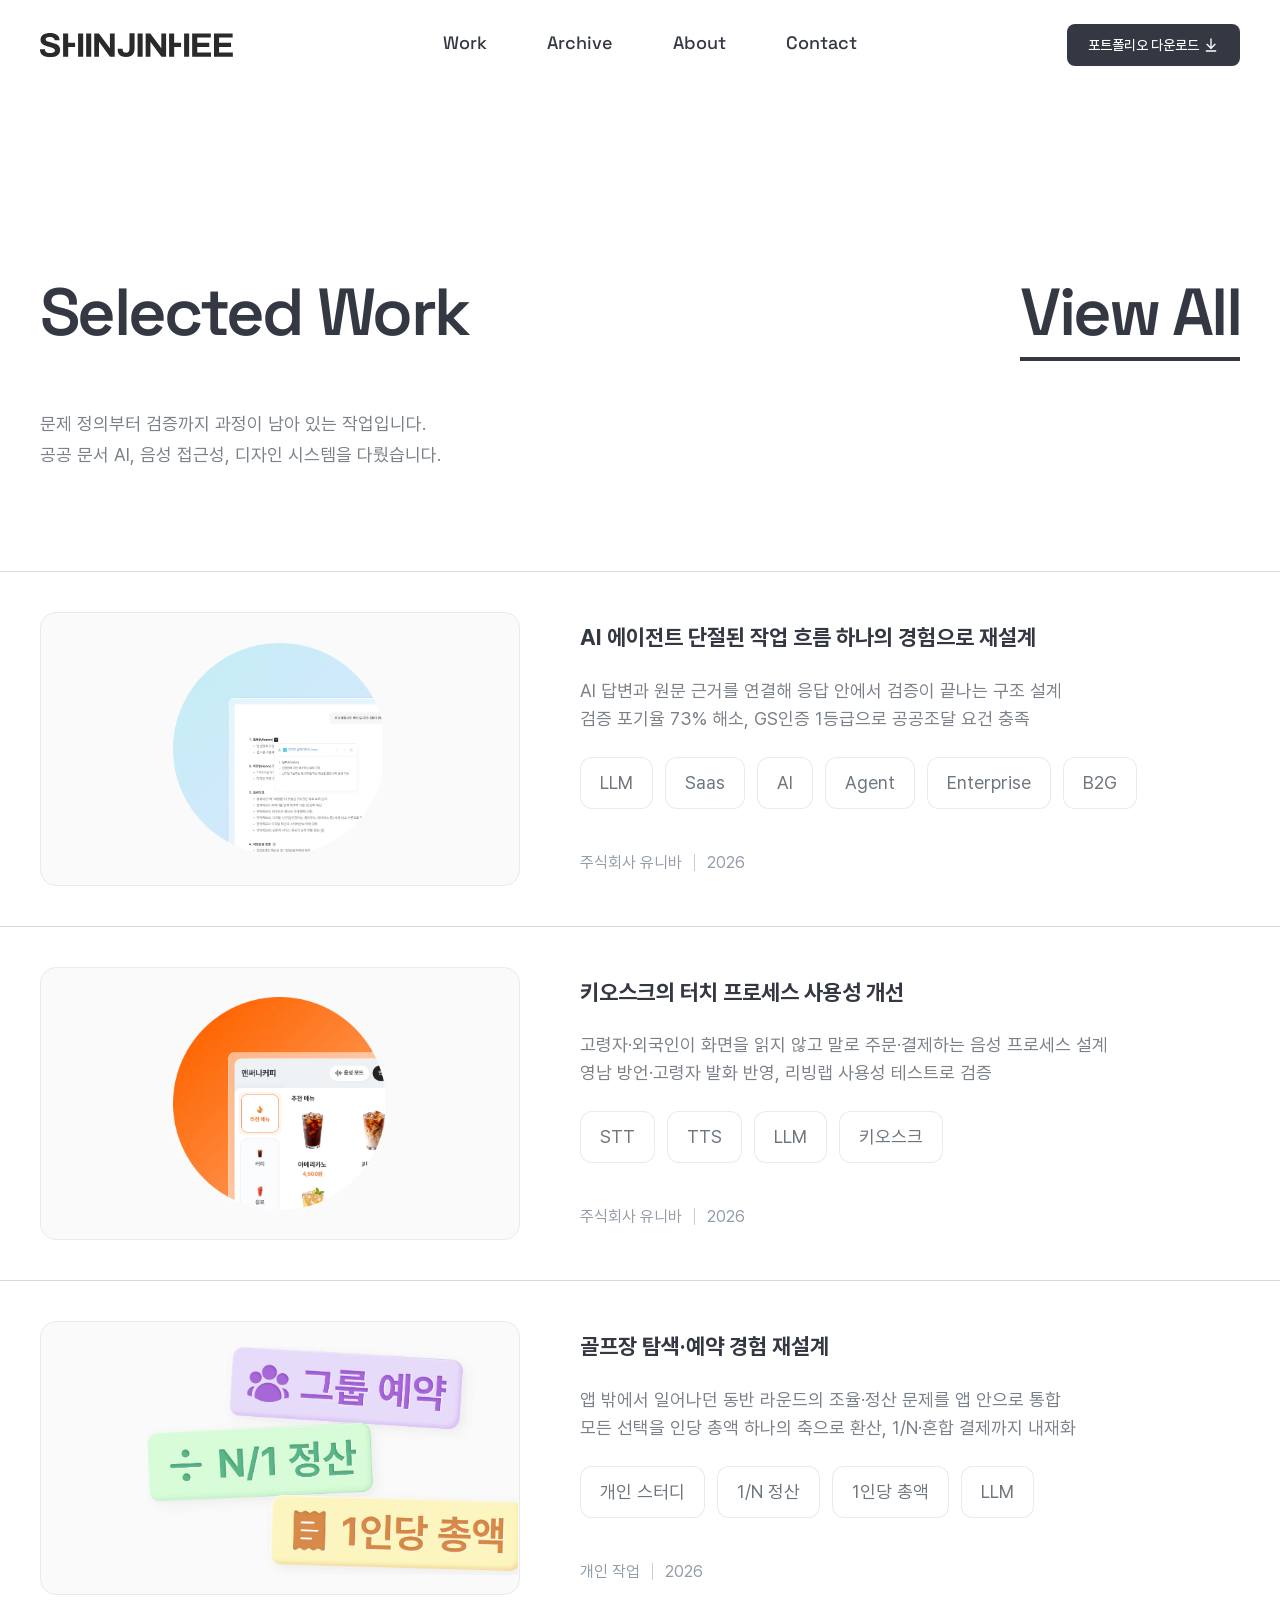
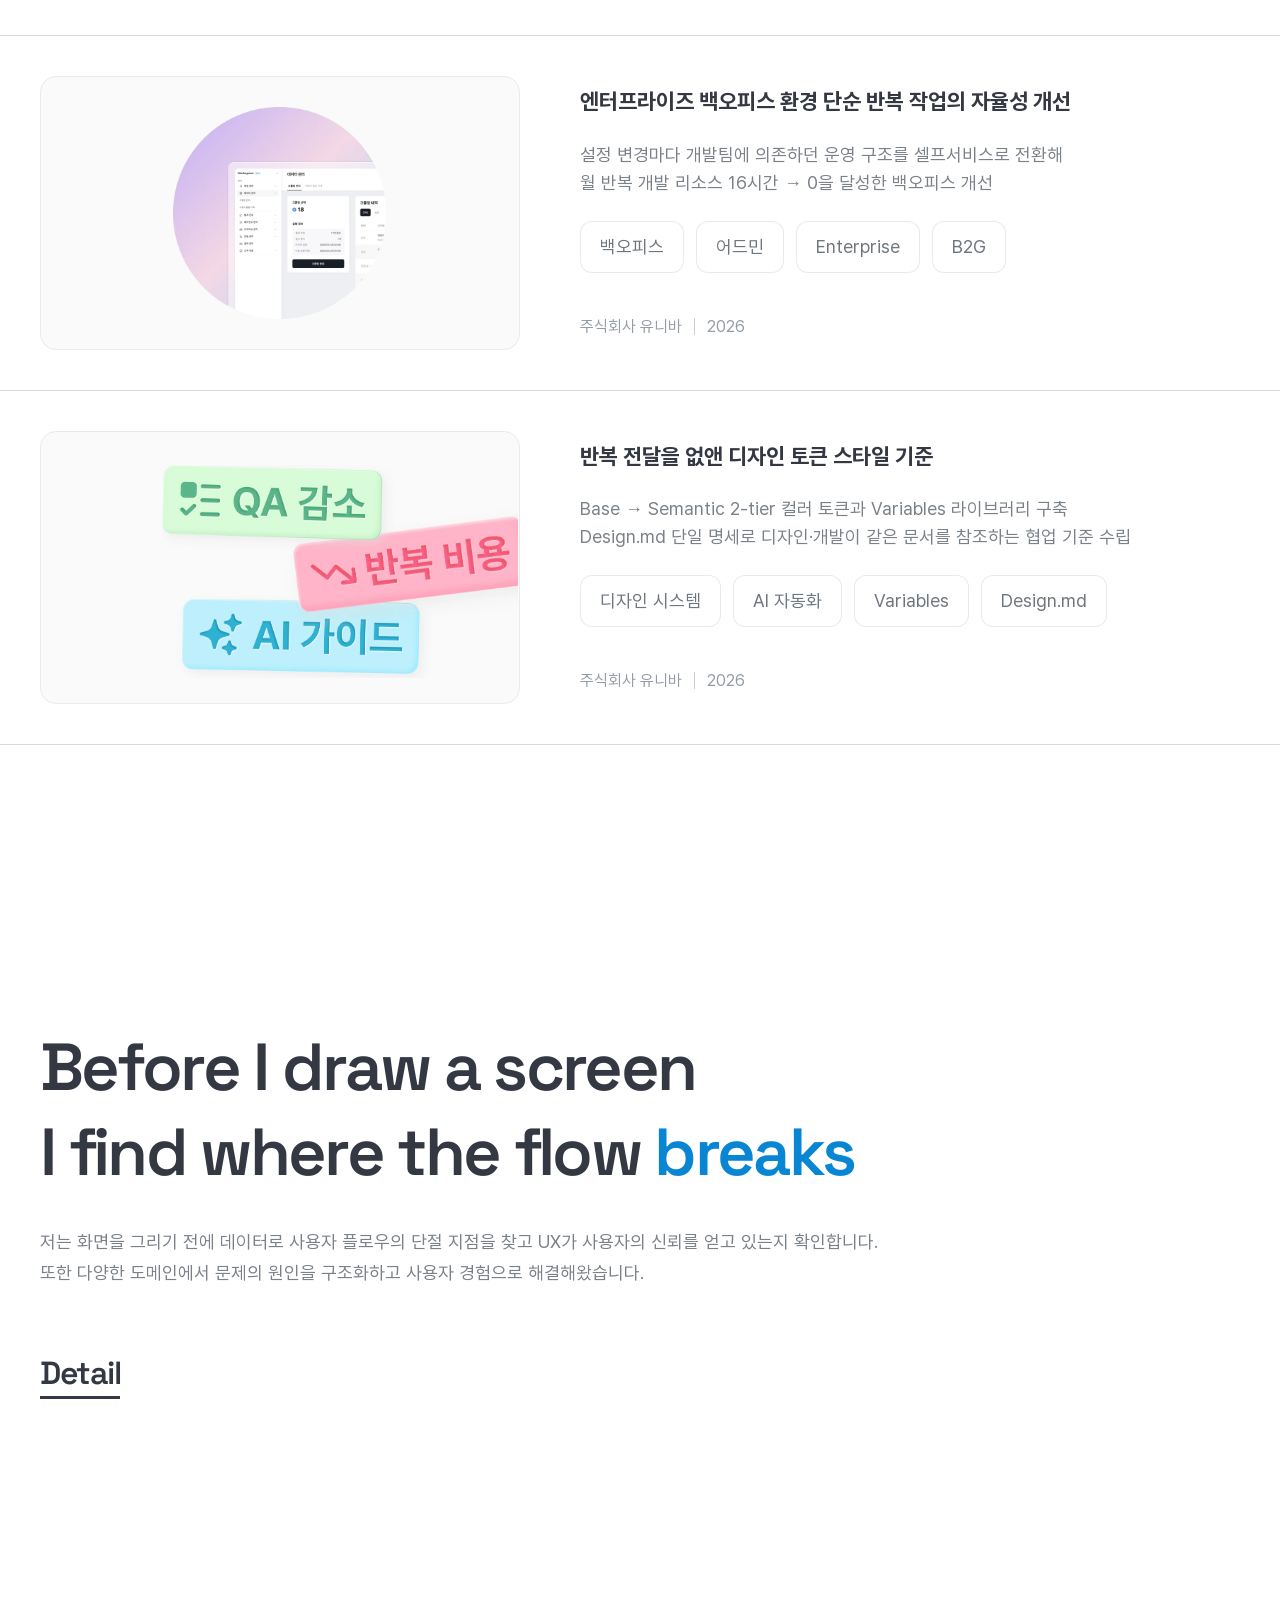
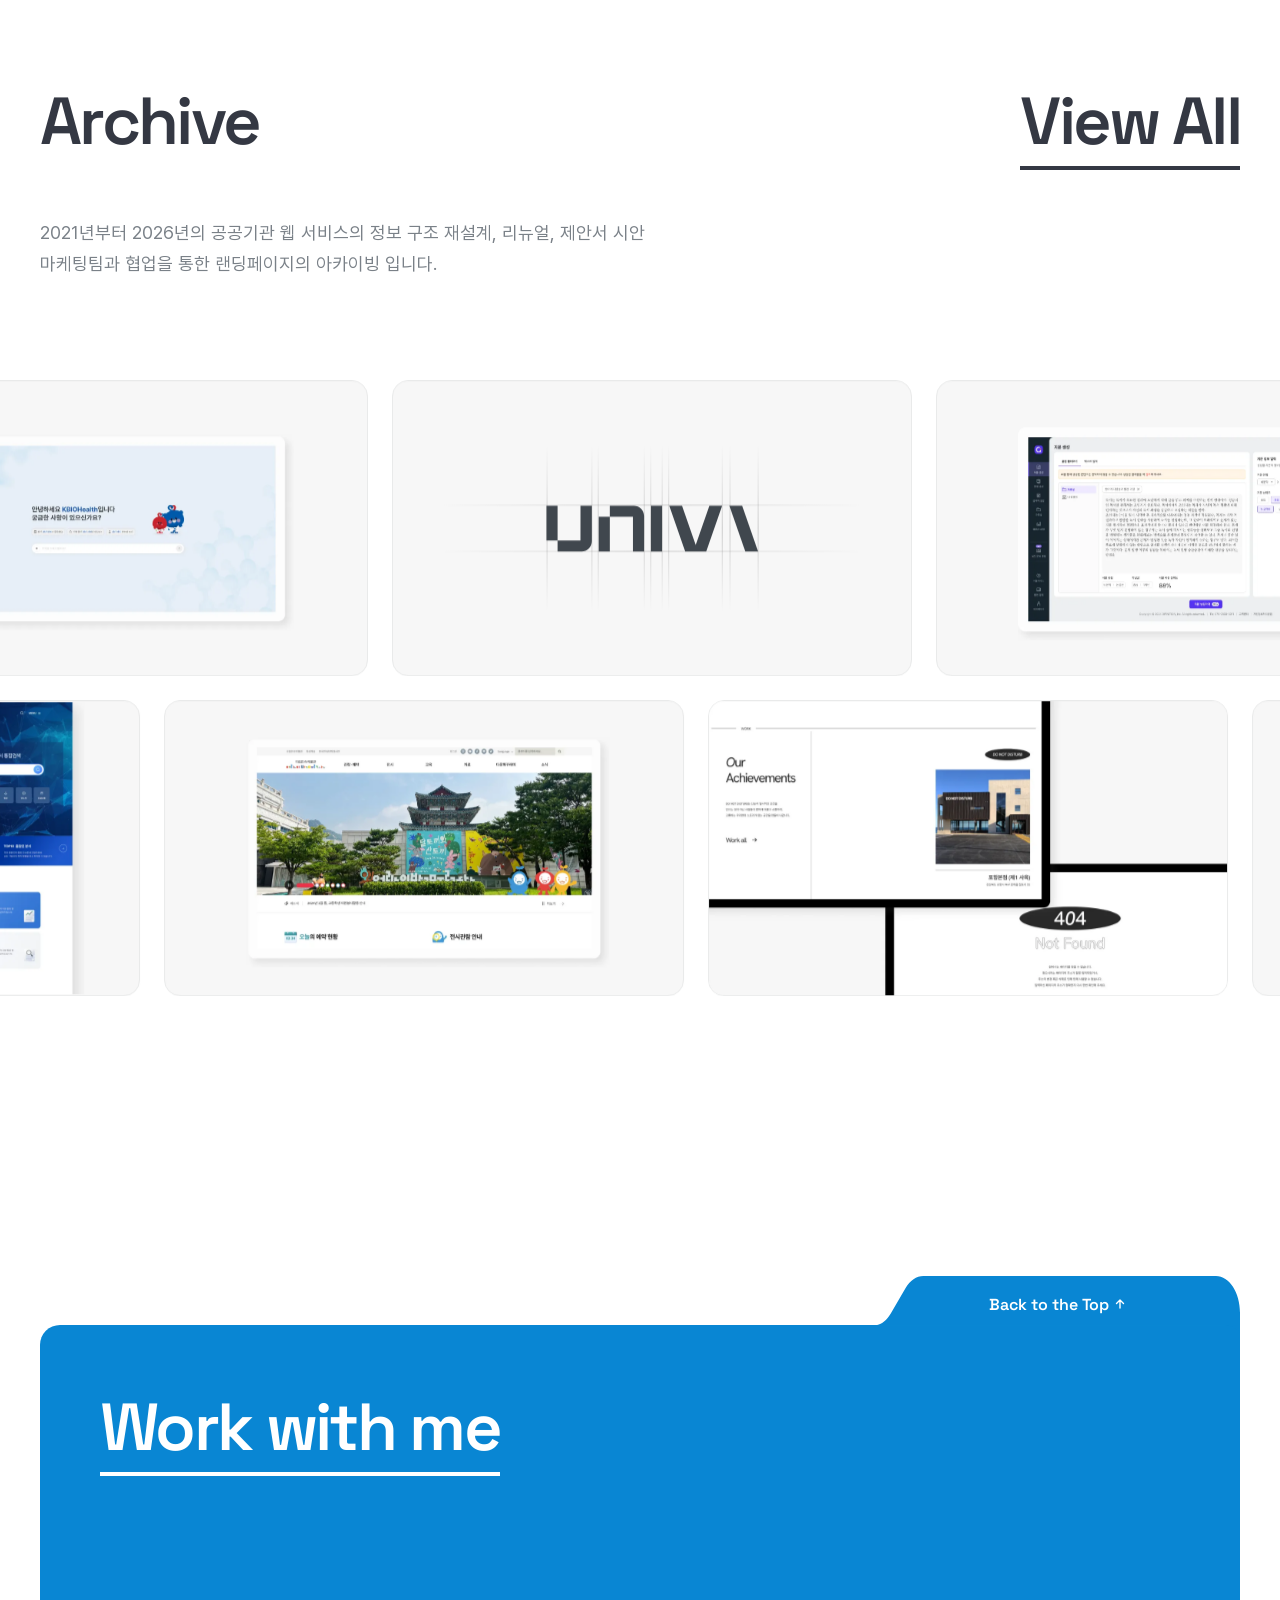
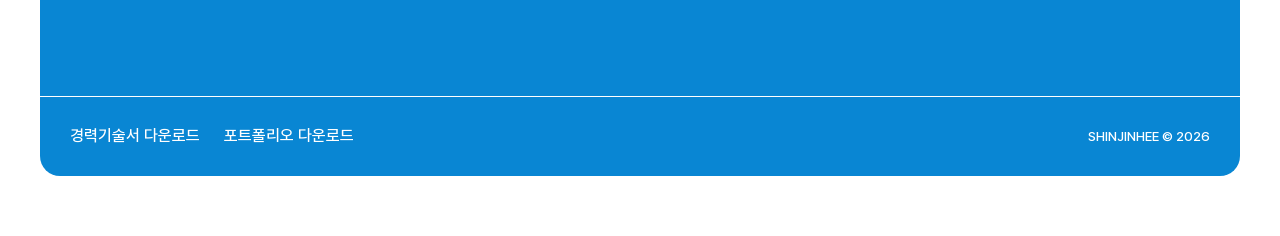
<file: index.html>
<!doctype html>
<html lang="ko">

<head>
  <meta charset="utf-8">
  <meta name="viewport" content="width=device-width, initial-scale=1">
  <title>신진희 포트폴리오</title>
  <meta name="description" content="문제 정의부터 검증까지 과정이 남아 있는 작업. 공공 문서 AI, 음성 접근성, 디자인 시스템.">

  <meta property="og:type" content="website">
  <meta property="og:title" content="신진희 · UI/UX 디자이너 포트폴리오">
  <meta property="og:description" content="문제 정의부터 검증까지 과정이 남아 있는 작업. 공공 문서 AI, 음성 접근성, 디자인 시스템.">
  <meta property="og:url" content="">
  <meta property="og:image" content="">
  <meta name="theme-color" content="#ffffff">

  <link rel="icon" href="./favicon.ico" sizes="32x32">
  <link rel="icon" href="./assets/img/favicon/favicon.svg" type="image/svg+xml">
  <link rel="apple-touch-icon" href="./assets/img/favicon/apple-touch-icon.png">

  <link rel="stylesheet" href="./assets/css/reset.css?v=142">
  <link rel="stylesheet" href="./assets/css/tokens.css?v=142">
  <link rel="stylesheet" href="./assets/css/layout.css?v=142">
  <link rel="stylesheet" href="./assets/css/components.css?v=142">
</head>

<body>
  <a href="#main" class="sr-only">본문 바로가기</a>

  <header class="site-header" data-header>
    <div class="container site-header__inner">
      <a href="./index.html" class="site-header__logo" aria-label="SHINJINHEE 홈">
        <img src="./assets/img/logo.svg?v=4" alt="SHINJINHEE" width="193" height="24">
      </a>

      <nav class="gnb" aria-label="주요 메뉴">
        <a href="./work.html">Work</a>
        <a href="./archive.html">Archive</a>
        <a href="./about.html">About</a>
        <a href="mailto:jinhee950617@gmail.com">Contact</a>
      </nav>

      <a href="./docs/portfolio.pdf" download="신진희_포트폴리오.pdf" class="btn btn--dark btn--w173">
        포트폴리오 다운로드
        <svg width="16" height="16" viewBox="0 0 16 16" fill="none" aria-hidden="true">
          <g stroke="currentColor" stroke-width="1.33333" stroke-linecap="round" stroke-linejoin="round">
            <path d="M8 11.3333V2" />
            <path d="M4 7.33333L8 11.3333L12 7.33333" />
            <path d="M12.6667 14H3.33333" />
          </g>
        </svg>
      </a>

      <button type="button" class="nav-toggle" data-nav-toggle aria-expanded="false" aria-label="메뉴 열기">
        <span></span>
      </button>
    </div>
  </header>

  <main id="main">

    <!-- ===================== Selected Work ===================== -->
    <section class="section section--first" id="work" aria-labelledby="work-title">
      <div class="container">
        <div class="section-head">
          <div class="section-head__row">
            <h2 class="section-title" id="work-title">Selected Work</h2>
            <a href="./work.html" class="link-display">View All</a>
          </div>
          <p class="section-lead">
            문제 정의부터 검증까지 과정이 남아 있는 작업입니다.<br>
            공공 문서 AI, 음성 접근성, 디자인 시스템을 다뤘습니다.
          </p>
        </div>
      </div>

      <div class="work-list">
        <article class="work-item">
          <div class="work-item__thumb"><picture><source srcset="./assets/img/work/work-ai.webp?v=142" type="image/webp"><img
            class="work-item__shot" src="./assets/img/work/work-ai.png?v=142" alt="문서 특화 AI 에이전트 화면 목업"
            loading="lazy" width="294" height="295" style="--x:27.704%;--y:10.938%;--w:43.556%;--h:76.953%"></picture></div>
          <div class="work-item__body">
            <div class="work-item__head">
              <h3 class="work-item__title"><a href="./case-ai-agent.html">AI 에이전트 단절된 작업 흐름 하나의 경험으로 재설계</a></h3>
            <p class="work-item__desc">
              AI 답변과 원문 근거를 연결해 응답 안에서 검증이 끝나는 구조 설계<br>
              검증 포기율 73% 해소, GS인증 1등급으로 공공조달 요건 충족
            </p>
              <div class="work-item__tags">
                <span class="chip chip--tag">LLM</span>
                <span class="chip chip--tag">Saas</span>
                <span class="chip chip--tag">AI</span>
                <span class="chip chip--tag">Agent</span>
                <span class="chip chip--tag">Enterprise</span>
                <span class="chip chip--tag">B2G</span>
              </div>
            </div>
            <p class="meta-line"><span>주식회사 유니바</span><span>2026</span></p>
          </div>
        </article>

        <article class="work-item">
          <div class="work-item__thumb"><picture><source srcset="./assets/img/work/work-kiosk.webp?v=142" type="image/webp"><img
            class="work-item__shot" src="./assets/img/work/work-kiosk.png?v=142"
            alt="앤써니커피 키오스크 주문 화면 — 음성 모드 버튼과 추천 메뉴 목록"
            loading="lazy" width="298" height="300" style="--x:27.704%;--y:10.938%;--w:44.222%;--h:78.125%"></picture></div>
          <div class="work-item__body">
            <div class="work-item__head">
              <h3 class="work-item__title"><a href="./case-kiosk.html">키오스크의 터치 프로세스 사용성 개선</a></h3>
            <p class="work-item__desc">
              고령자·외국인이 화면을 읽지 않고 말로 주문·결제하는 음성 프로세스 설계<br>
              영남 방언·고령자 발화 반영, 리빙랩 사용성 테스트로 검증
            </p>
              <div class="work-item__tags">
                <span class="chip chip--tag">STT</span>
                <span class="chip chip--tag">TTS</span>
                <span class="chip chip--tag">LLM</span>
                <span class="chip chip--tag">키오스크</span>
              </div>
            </div>
            <p class="meta-line"><span>주식회사 유니바</span><span>2026</span></p>
          </div>
        </article>

        <article class="work-item">
          <div class="work-item__thumb"><picture><source srcset="./assets/img/work/work-golf.webp?v=142" type="image/webp"><img
            class="work-item__shot" src="./assets/img/work/work-golf.png?v=142" alt="그룹 예약·N/1 정산·1인당 총액 키워드 스티커"
            loading="lazy" width="523" height="322" style="--x:22.148%;--y:9.115%;--w:77.556%;--h:83.984%"></picture></div>
          <div class="work-item__body">
            <div class="work-item__head">
              <h3 class="work-item__title"><a href="./case-golf.html">골프장 탐색·예약 경험 재설계</a></h3>
            <p class="work-item__desc">
              앱 밖에서 일어나던 동반 라운드의 조율·정산 문제를 앱 안으로 통합<br>
              모든 선택을 인당 총액 하나의 축으로 환산, 1/N·혼합 결제까지 내재화
            </p>
              <div class="work-item__tags">
                <span class="chip chip--tag">개인 스터디</span>
                <span class="chip chip--tag">1/N 정산</span>
                <span class="chip chip--tag">1인당 총액</span>
                <span class="chip chip--tag">LLM</span>
              </div>
            </div>
            <p class="meta-line"><span>개인 작업</span><span>2026</span></p>
          </div>
        </article>

        <article class="work-item">
          <div class="work-item__thumb"><picture><source srcset="./assets/img/work/work-backoffice.webp?v=142" type="image/webp"><img
            class="work-item__shot" src="./assets/img/work/work-backoffice.png?v=142" alt="백오피스 관리 화면 목업"
            loading="lazy" width="300" height="300" style="--x:27.704%;--y:10.938%;--w:44.444%;--h:78.125%"></picture></div>
          <div class="work-item__body">
            <div class="work-item__head">
              <h3 class="work-item__title"><a href="./case-backoffice.html">엔터프라이즈 백오피스 환경 단순 반복 작업의 자율성 개선</a></h3>
            <p class="work-item__desc">
              설정 변경마다 개발팀에 의존하던 운영 구조를 셀프서비스로 전환해<br>
              월 반복 개발 리소스 16시간 → 0을 달성한 백오피스 개선
            </p>
              <div class="work-item__tags">
                <span class="chip chip--tag">백오피스</span>
                <span class="chip chip--tag">어드민</span>
                <span class="chip chip--tag">Enterprise</span>
                <span class="chip chip--tag">B2G</span>
              </div>
            </div>
            <p class="meta-line"><span>주식회사 유니바</span><span>2026</span></p>
          </div>
        </article>

        <article class="work-item">
          <div class="work-item__thumb"><picture><source srcset="./assets/img/work/work-token.webp?v=142" type="image/webp"><img
            class="work-item__shot" src="./assets/img/work/work-token.png?v=142" alt="QA 감소·반복 비용·AI 가이드 키워드 스티커"
            loading="lazy" width="502" height="301" style="--x:25.259%;--y:12.24%;--w:74.444%;--h:78.385%"></picture></div>
          <div class="work-item__body">
            <div class="work-item__head">
              <h3 class="work-item__title"><a href="./case-design-token.html">반복 전달을 없앤 디자인 토큰 스타일 기준</a></h3>
            <p class="work-item__desc">
              Base → Semantic 2-tier 컬러 토큰과 Variables 라이브러리 구축<br>
              Design.md 단일 명세로 디자인·개발이 같은 문서를 참조하는 협업 기준 수립
            </p>
              <div class="work-item__tags">
                <span class="chip chip--tag">디자인 시스템</span>
                <span class="chip chip--tag">AI 자동화</span>
                <span class="chip chip--tag">Variables</span>
                <span class="chip chip--tag">Design.md</span>
              </div>
            </div>
            <p class="meta-line"><span>주식회사 유니바</span><span>2026</span></p>
          </div>
        </article>
      </div>
    </section>

    <!-- ===================== 스테이트먼트 ===================== -->
    <section class="section" aria-labelledby="statement-title">
      <div class="container">
        <div class="statement">
          <div class="statement__head">
            <h2 class="statement__title" id="statement-title">
              Before I draw a screen<br>
              I find where the flow <em>breaks</em>
            </h2>
            <p class="statement__lead">
              저는 화면을 그리기 전에 데이터로 사용자 플로우의 단절 지점을 찾고 UX가 사용자의 신뢰를 얻고 있는지 확인합니다.<br>
              또한 다양한 도메인에서 문제의 원인을 구조화하고 사용자 경험으로 해결해왔습니다.
            </p>
          </div>
          <a href="./about.html" class="link-display link-display--md">Detail</a>
        </div>
      </div>
    </section>

    <!-- ===================== Archive ===================== -->
    <section class="section" id="archive" aria-labelledby="archive-title">
      <div class="container">
        <div class="section-head">
          <div class="section-head__row">
            <h2 class="section-title" id="archive-title">Archive</h2>
            <a href="./archive.html" class="link-display">View All</a>
          </div>
          <p class="section-lead">
            2021년부터 2026년의 공공기관 웹 서비스의 정보 구조 재설계, 리뉴얼, 제안서 시안<br>
            마케팅팀과 협업을 통한 랜딩페이지의 아카이빙 입니다.
          </p>
        </div>
      </div>

      <!-- 트랙은 main.js가 복제해 이어붙인다 -->
      <div class="marquee" data-marquee>
        <div class="marquee__row">
          <div class="marquee__track" data-marquee-track data-direction="left">
            <figure class="marquee__card"><picture><source srcset="./assets/img/archive/archive-01.webp?v=142" type="image/webp"><img src="./assets/img/archive/archive-01.png?v=142" alt="" loading="lazy" width="950" height="513" style="--x:15.487%;--y:17.969%;--w:70.396%;--h:66.797%"></picture></figure>
            <figure class="marquee__card"><img src="./assets/img/archive/archive-02.svg?v=142" alt="" loading="lazy" width="550" height="216" style="--x:9.263%;--y:21.932%;--w:81.476%;--h:56.135%"></figure>
            <figure class="marquee__card"><picture><source srcset="./assets/img/archive/archive-03.webp?v=142" type="image/webp"><img src="./assets/img/archive/archive-03.png?v=142" alt="" loading="lazy" width="949" height="557" style="--x:15.71%;--y:15.495%;--w:70.322%;--h:72.526%"></picture></figure>
            <figure class="marquee__card"><picture><source srcset="./assets/img/archive/archive-04.webp?v=142" type="image/webp"><img src="./assets/img/archive/archive-04.png?v=142" alt="" loading="lazy" width="989" height="641" style="--x:14.154%;--y:9.244%;--w:73.286%;--h:83.464%"></picture></figure>
            <figure class="marquee__card"><picture><source srcset="./assets/img/archive/archive-05.webp?v=142" type="image/webp"><img src="./assets/img/archive/archive-05.png?v=142" alt="" loading="lazy" width="939" height="555" style="--x:15.932%;--y:15.104%;--w:69.581%;--h:72.266%"></picture></figure>
            <figure class="marquee__card"><picture><source srcset="./assets/img/archive/archive-06.webp?v=142" type="image/webp"><img src="./assets/img/archive/archive-06.png?v=142" alt="" loading="lazy" width="1346" height="764"></picture></figure>
            <figure class="marquee__card"><picture><source srcset="./assets/img/archive/archive-07.webp?v=142" type="image/webp"><img src="./assets/img/archive/archive-07.png?v=142" alt="" loading="lazy" width="944" height="598" style="--x:15.71%;--y:12.37%;--w:69.952%;--h:77.864%"></picture></figure>
          </div>
        </div>
        <div class="marquee__row">
          <div class="marquee__track" data-marquee-track data-direction="right">
            <figure class="marquee__card"><picture><source srcset="./assets/img/archive/archive-08.webp?v=142" type="image/webp"><img src="./assets/img/archive/archive-08.png?v=142" alt="" loading="lazy" width="945" height="599" style="--x:15.71%;--y:12.37%;--w:70.026%;--h:77.995%"></picture></figure>
            <figure class="marquee__card"><picture><source srcset="./assets/img/archive/archive-09.webp?v=142" type="image/webp"><img src="./assets/img/archive/archive-09.png?v=142" alt="" loading="lazy" width="1346" height="764"></picture></figure>
            <figure class="marquee__card"><picture><source srcset="./assets/img/archive/archive-10.webp?v=142" type="image/webp"><img src="./assets/img/archive/archive-10.png?v=142" alt="" loading="lazy" width="947" height="600" style="--x:15.71%;--y:12.24%;--w:70.175%;--h:78.125%"></picture></figure>
            <figure class="marquee__card"><picture><source srcset="./assets/img/archive/archive-11.webp?v=142" type="image/webp"><img src="./assets/img/archive/archive-11.png?v=142" alt="" loading="lazy" width="947" height="600" style="--x:15.487%;--y:12.24%;--w:70.175%;--h:78.125%"></picture></figure>
            <figure class="marquee__card"><picture><source srcset="./assets/img/archive/archive-12.webp?v=142" type="image/webp"><img src="./assets/img/archive/archive-12.png?v=142" alt="" loading="lazy" width="945" height="599" style="--x:15.71%;--y:12.37%;--w:70.026%;--h:77.995%"></picture></figure>
            <figure class="marquee__card"><picture><source srcset="./assets/img/archive/archive-13.webp?v=142" type="image/webp"><img src="./assets/img/archive/archive-13.png?v=142" alt="" loading="lazy" width="946" height="562" style="--x:15.635%;--y:14.583%;--w:70.1%;--h:73.177%"></picture></figure>
            <figure class="marquee__card"><picture><source srcset="./assets/img/archive/archive-14.webp?v=142" type="image/webp"><img src="./assets/img/archive/archive-14.png?v=142" alt="" loading="lazy" width="1036" height="764" style="--x:12.523%;--y:0.26%;--w:76.769%;--h:99.479%"></picture></figure>
          </div>
        </div>
        <p class="sr-only">2021년부터 2026년까지의 작업 썸네일 14건. 전체 목록은 Archive 페이지에서 확인할 수 있습니다.</p>
      </div>
    </section>

  </main>

  <!-- ===================== Footer CTA ===================== -->
  <footer class="site-footer" id="contact">
    <div class="container">
      <div class="site-footer__box">
        <a href="#main" class="to-top" data-to-top>
          <svg class="to-top__shape" viewBox="0 0 364 57" fill="none" aria-hidden="true" preserveAspectRatio="none">
            <path
              d="M364 57V36.85C364 16.5 353.25 0 339.99 0H47.34C40.52 0 34.02 4.45 29.46 12.25L14.78 37.38C10.91 43.99 5.65999 48.18 -0.0100098 49.31H349.32C354.85 49.31 359.94 52.18 363.99 57H364Z"
              fill="currentColor" />
          </svg>
          <span class="to-top__label">
            Back to the Top
            <svg width="14" height="14" viewBox="0 0 14 14" fill="none" aria-hidden="true">
              <path d="M7 11V3m0 0L3.5 6.5M7 3l3.5 3.5" stroke="currentColor" stroke-width="1.4"
                stroke-linecap="round" stroke-linejoin="round" />
            </svg>
          </span>
        </a>

        <h2 class="site-footer__title">
          <a href="mailto:jinhee950617@gmail.com" class="link-display link-display--invert">Work with me</a>
        </h2>

        <div class="site-footer__bottom">
          <p class="site-footer__links">
            <a href="./docs/resume.pdf" download="신진희_경력기술서.pdf">경력기술서 다운로드</a>
            <a href="./docs/portfolio.pdf" download="신진희_포트폴리오.pdf">포트폴리오 다운로드</a>
          </p>
          <p><small>SHINJINHEE &copy; 2026</small></p>
        </div>
      </div>
    </div>
  </footer>

  <script src="./assets/js/gsap.min.js"></script>
  <script src="./assets/js/main.js?v=142"></script>
</body>

</html>
</file>
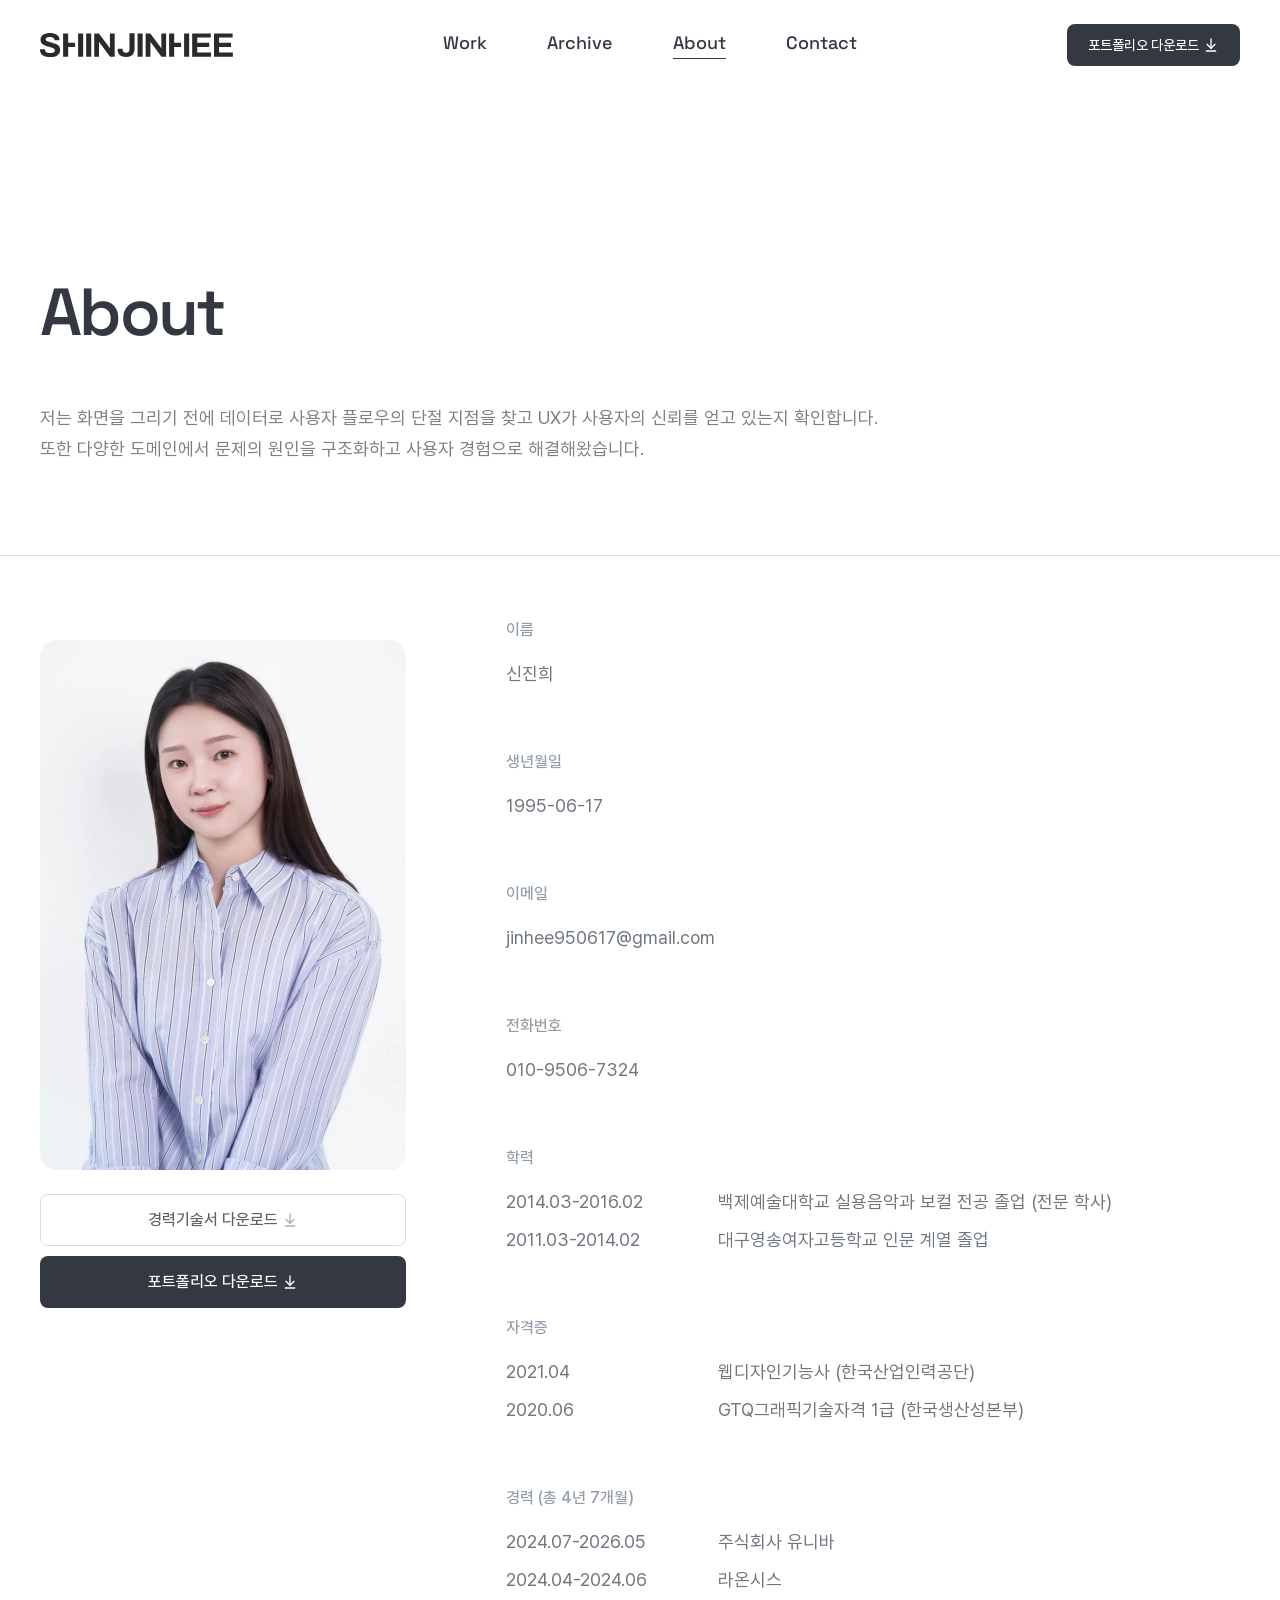
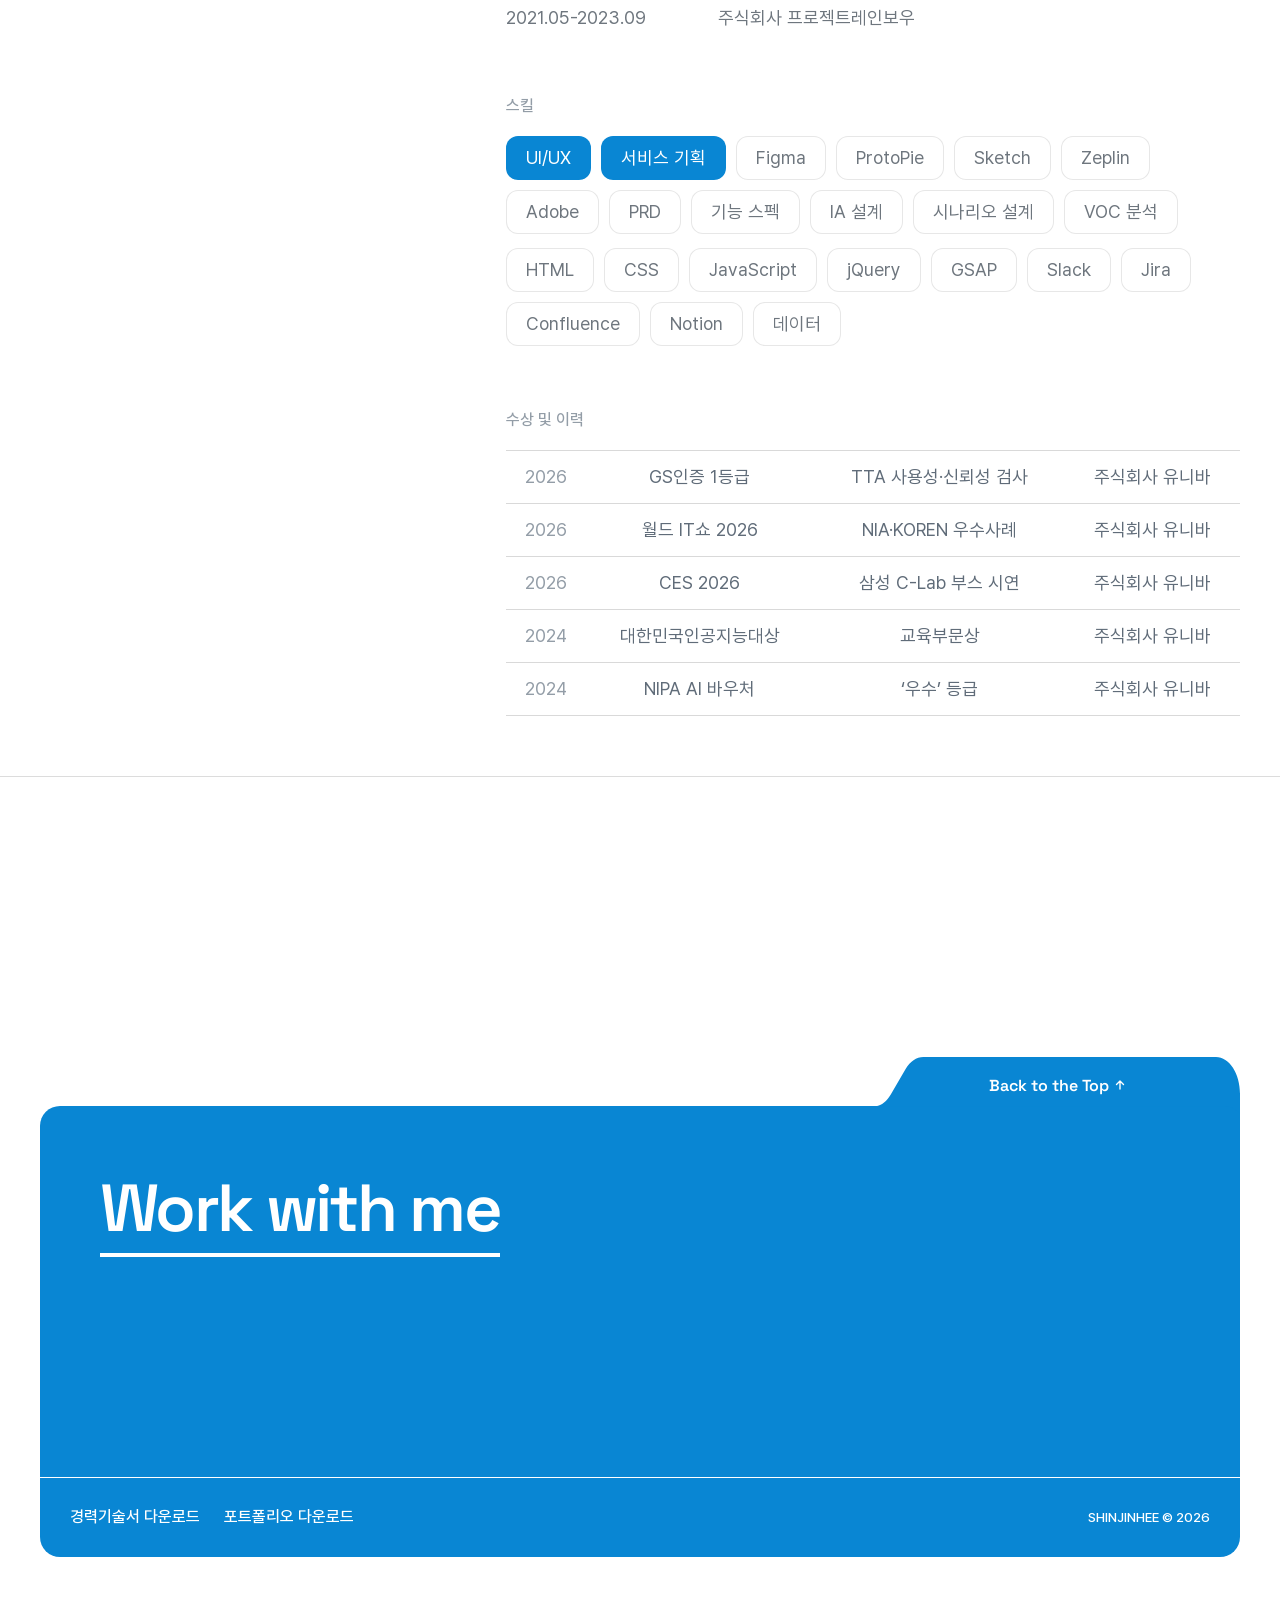
<file: about.html>
<!doctype html>
<html lang="ko">

<head>
  <meta charset="utf-8">
  <meta name="viewport" content="width=device-width, initial-scale=1">
  <title>About | 신진희 포트폴리오</title>
  <meta name="description" content="신진희 · UI/UX 디자이너. 학력, 자격증, 경력, 스킬, 수상 및 이력.">

  <meta property="og:type" content="website">
  <meta property="og:title" content="About · 신진희 UI/UX 디자이너">
  <meta property="og:description" content="신진희 · UI/UX 디자이너. 학력, 자격증, 경력, 스킬, 수상 및 이력.">
  <meta property="og:url" content="">
  <meta property="og:image" content="">
  <meta name="theme-color" content="#ffffff">

  <link rel="icon" href="./favicon.ico" sizes="32x32">
  <link rel="icon" href="./assets/img/favicon/favicon.svg" type="image/svg+xml">
  <link rel="apple-touch-icon" href="./assets/img/favicon/apple-touch-icon.png">

  <link rel="stylesheet" href="./assets/css/reset.css?v=142">
  <link rel="stylesheet" href="./assets/css/tokens.css?v=142">
  <link rel="stylesheet" href="./assets/css/layout.css?v=142">
  <link rel="stylesheet" href="./assets/css/components.css?v=142">
</head>

<body>
  <a href="#main" class="sr-only">본문 바로가기</a>

  <header class="site-header" data-header>
    <div class="container site-header__inner">
      <a href="./index.html" class="site-header__logo" aria-label="SHINJINHEE 홈">
        <img src="./assets/img/logo.svg?v=4" alt="SHINJINHEE" width="193" height="24">
      </a>

      <nav class="gnb" aria-label="주요 메뉴">
        <a href="./work.html">Work</a>
        <a href="./archive.html">Archive</a>
        <a href="./about.html" aria-current="page">About</a>
        <a href="mailto:jinhee950617@gmail.com">Contact</a>
      </nav>

      <a href="./docs/portfolio.pdf" download="신진희_포트폴리오.pdf" class="btn btn--dark btn--w173">
        포트폴리오 다운로드
        <svg width="16" height="16" viewBox="0 0 16 16" fill="none" aria-hidden="true">
          <g stroke="currentColor" stroke-width="1.33333" stroke-linecap="round" stroke-linejoin="round">
            <path d="M8 11.3333V2" />
            <path d="M4 7.33333L8 11.3333L12 7.33333" />
            <path d="M12.6667 14H3.33333" />
          </g>
        </svg>
      </a>

      <button type="button" class="nav-toggle" data-nav-toggle aria-expanded="false" aria-label="메뉴 열기">
        <span></span>
      </button>
    </div>
  </header>

  <main id="main">

    <!-- ===================== 섹션 헤더 ===================== -->
    <section class="section section--first section--head-only" aria-labelledby="about-title">
      <div class="container">
        <div class="section-head">
          <div class="section-head__row">
            <h1 class="section-title" id="about-title">About</h1>
          </div>
          <p class="section-lead">
            저는 화면을 그리기 전에 데이터로 사용자 플로우의 단절 지점을 찾고 UX가 사용자의 신뢰를 얻고 있는지 확인합니다.<br>
            또한 다양한 도메인에서 문제의 원인을 구조화하고 사용자 경험으로 해결해왔습니다.
          </p>
        </div>
      </div>
    </section>

    <!-- ===================== 본문 ===================== -->
    <div class="about-body">
      <div class="about-grid">

        <!-- 좌측 — 프로필 (스크롤 시 따라옴) -->
        <aside class="profile">
          <picture><source srcset="./assets/img/about/profile@2x.webp?v=142" type="image/webp"><img class="profile__photo" src="./assets/img/about/profile@2x.png?v=142"
            alt="신진희 프로필 사진" width="366" height="530"></picture>
          <div class="profile__actions">
            <a href="./docs/resume.pdf" download="신진희_경력기술서.pdf" class="btn btn--ghost btn--block">
              경력기술서 다운로드
              <svg width="16" height="16" viewBox="0 0 16 16" fill="none" aria-hidden="true">
                <g stroke="currentColor" stroke-width="1.33333" stroke-linecap="round" stroke-linejoin="round">
                  <path d="M8 11.3333V2" />
                  <path d="M4 7.33333L8 11.3333L12 7.33333" />
                  <path d="M12.6667 14H3.33333" />
                </g>
              </svg>
            </a>
            <a href="./docs/portfolio.pdf" download="신진희_포트폴리오.pdf" class="btn btn--dark btn--block">
              포트폴리오 다운로드
              <svg width="16" height="16" viewBox="0 0 16 16" fill="none" aria-hidden="true">
                <g stroke="currentColor" stroke-width="1.33333" stroke-linecap="round" stroke-linejoin="round">
                  <path d="M8 11.3333V2" />
                  <path d="M4 7.33333L8 11.3333L12 7.33333" />
                  <path d="M12.6667 14H3.33333" />
                </g>
              </svg>
            </a>
          </div>
        </aside>

        <!-- 우측 — 정보 -->
        <dl class="info-list">
          <div class="info-block">
            <dt class="info-block__label">이름</dt>
            <dd class="info-block__value">신진희</dd>
          </div>

          <div class="info-block">
            <dt class="info-block__label">생년월일</dt>
            <dd class="info-block__value">1995-06-17</dd>
          </div>

          <div class="info-block">
            <dt class="info-block__label">이메일</dt>
            <dd class="info-block__value">
              <a href="mailto:jinhee950617@gmail.com">jinhee950617@gmail.com</a>
            </dd>
          </div>

          <div class="info-block">
            <dt class="info-block__label">전화번호</dt>
            <dd class="info-block__value">
              <a href="tel:01095067324">010-9506-7324</a>
            </dd>
          </div>

          <div class="info-block">
            <dt class="info-block__label">학력</dt>
            <dd class="info-block__value">
              <div class="def-list">
                <div class="def-row">
                  <span class="def-row__term">2014.03-2016.02</span>
                  <p class="def-row__desc">백제예술대학교 실용음악과 보컬 전공 졸업 (전문 학사)</p>
                </div>
                <div class="def-row">
                  <span class="def-row__term">2011.03-2014.02</span>
                  <p class="def-row__desc">대구영송여자고등학교 인문 계열 졸업</p>
                </div>
              </div>
            </dd>
          </div>

          <div class="info-block">
            <dt class="info-block__label">자격증</dt>
            <dd class="info-block__value">
              <div class="def-list">
                <div class="def-row">
                  <span class="def-row__term">2021.04</span>
                  <p class="def-row__desc">웹디자인기능사 (한국산업인력공단)</p>
                </div>
                <div class="def-row">
                  <span class="def-row__term">2020.06</span>
                  <p class="def-row__desc">GTQ그래픽기술자격 1급 (한국생산성본부)</p>
                </div>
              </div>
            </dd>
          </div>

          <div class="info-block">
            <dt class="info-block__label">경력 (총 4년 7개월)</dt>
            <dd class="info-block__value">
              <div class="def-list">
                <div class="def-row">
                  <span class="def-row__term">2024.07-2026.05</span>
                  <p class="def-row__desc">주식회사 유니바</p>
                </div>
                <div class="def-row">
                  <span class="def-row__term">2024.04-2024.06</span>
                  <p class="def-row__desc">라온시스</p>
                </div>
                <div class="def-row">
                  <span class="def-row__term">2021.05-2023.09</span>
                  <p class="def-row__desc">주식회사 프로젝트레인보우</p>
                </div>
              </div>
            </dd>
          </div>

          <div class="info-block">
            <dt class="info-block__label">스킬</dt>
            <dd class="info-block__value">
              <div class="chip-rows">
                <div class="chip-row">
                  <span class="chip chip--on">UI/UX</span>
                  <span class="chip chip--on">서비스 기획</span>
                  <span class="chip">Figma</span>
                  <span class="chip">ProtoPie</span>
                  <span class="chip">Sketch</span>
                  <span class="chip">Zeplin</span>
                  <span class="chip">Adobe</span>
                  <span class="chip">PRD</span>
                  <span class="chip">기능 스펙</span>
                  <span class="chip">IA 설계</span>
                  <span class="chip">시나리오 설계</span>
                  <span class="chip">VOC 분석</span>
                </div>
                <div class="chip-row">
                  <span class="chip">HTML</span>
                  <span class="chip">CSS</span>
                  <span class="chip">JavaScript</span>
                  <span class="chip">jQuery</span>
                  <span class="chip">GSAP</span>
                  <span class="chip">Slack</span>
                  <span class="chip">Jira</span>
                  <span class="chip">Confluence</span>
                  <span class="chip">Notion</span>
                  <span class="chip">데이터</span>
                </div>
              </div>
            </dd>
          </div>

          <div class="info-block">
            <dt class="info-block__label">수상 및 이력</dt>
            <dd class="info-block__value">
              <div class="record-scroll">
                <table class="record-table">
                  <caption class="sr-only">연도별 수상 및 이력</caption>
                  <tbody>
                    <tr>
                      <td>2026</td>
                      <td>GS인증 1등급</td>
                      <td>TTA 사용성·신뢰성 검사</td>
                      <td>주식회사 유니바</td>
                    </tr>
                    <tr>
                      <td>2026</td>
                      <td>월드 IT쇼 2026</td>
                      <td>NIA·KOREN 우수사례</td>
                      <td>주식회사 유니바</td>
                    </tr>
                    <tr>
                      <td>2026</td>
                      <td>CES 2026</td>
                      <td>삼성 C-Lab 부스 시연</td>
                      <td>주식회사 유니바</td>
                    </tr>
                    <tr>
                      <td>2024</td>
                      <td>대한민국인공지능대상</td>
                      <td>교육부문상</td>
                      <td>주식회사 유니바</td>
                    </tr>
                    <tr>
                      <td>2024</td>
                      <td>NIPA AI 바우처</td>
                      <td>‘우수’ 등급</td>
                      <td>주식회사 유니바</td>
                    </tr>
                  </tbody>
                </table>
              </div>
            </dd>
          </div>
        </dl>

      </div>
    </div>
  </main>

  <footer class="site-footer" id="contact">
    <div class="container">
      <div class="site-footer__box">
        <a href="#main" class="to-top" data-to-top>
          <svg class="to-top__shape" viewBox="0 0 364 57" fill="none" aria-hidden="true" preserveAspectRatio="none">
            <path
              d="M364 57V36.85C364 16.5 353.25 0 339.99 0H47.34C40.52 0 34.02 4.45 29.46 12.25L14.78 37.38C10.91 43.99 5.65999 48.18 -0.0100098 49.31H349.32C354.85 49.31 359.94 52.18 363.99 57H364Z"
              fill="currentColor" />
          </svg>
          <span class="to-top__label">
            Back to the Top
            <svg width="14" height="14" viewBox="0 0 14 14" fill="none" aria-hidden="true">
              <path d="M7 11V3m0 0L3.5 6.5M7 3l3.5 3.5" stroke="currentColor" stroke-width="1.4"
                stroke-linecap="round" stroke-linejoin="round" />
            </svg>
          </span>
        </a>

        <h2 class="site-footer__title">
          <a href="mailto:jinhee950617@gmail.com" class="link-display link-display--invert">Work with me</a>
        </h2>

        <div class="site-footer__bottom">
          <p class="site-footer__links">
            <a href="./docs/resume.pdf" download="신진희_경력기술서.pdf">경력기술서 다운로드</a>
            <a href="./docs/portfolio.pdf" download="신진희_포트폴리오.pdf">포트폴리오 다운로드</a>
          </p>
          <p><small>SHINJINHEE &copy; 2026</small></p>
        </div>
      </div>
    </div>
  </footer>

  <script src="./assets/js/gsap.min.js"></script>
  <script src="./assets/js/main.js?v=142"></script>
</body>

</html>
</file>
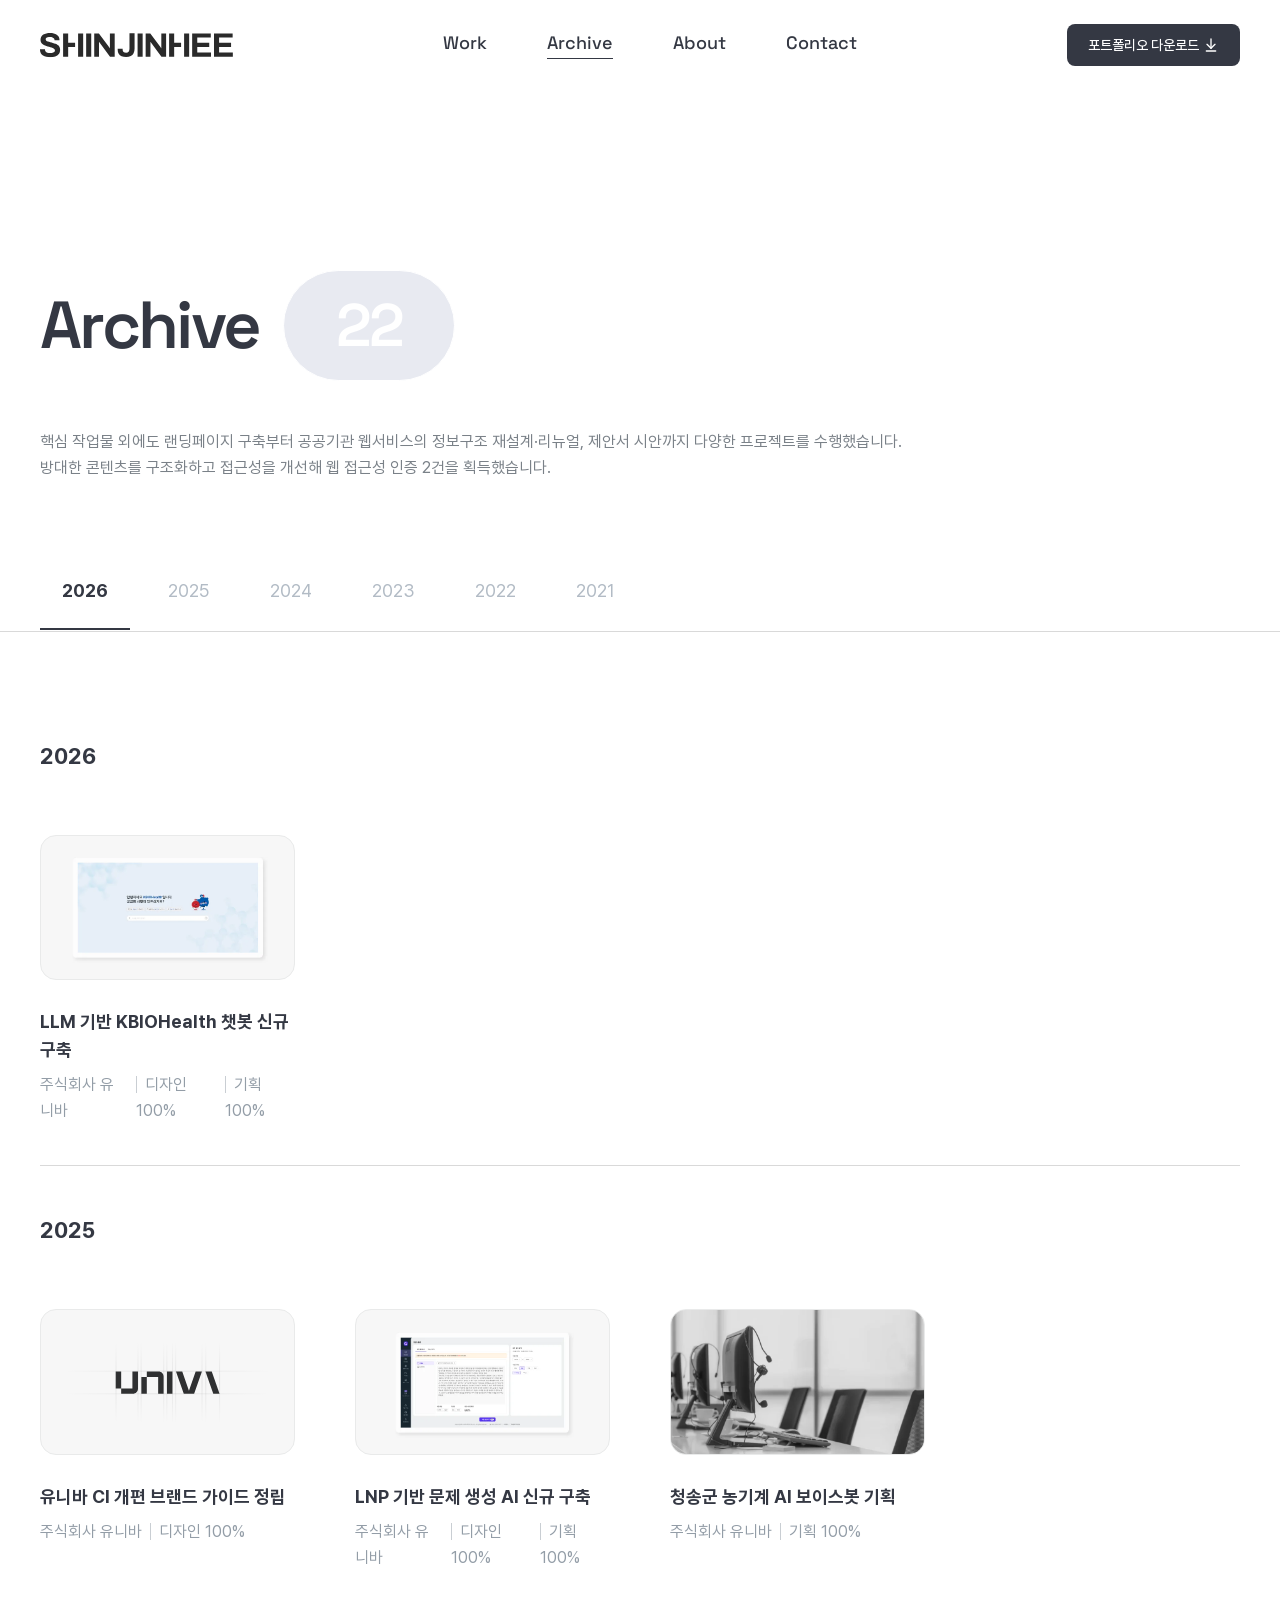
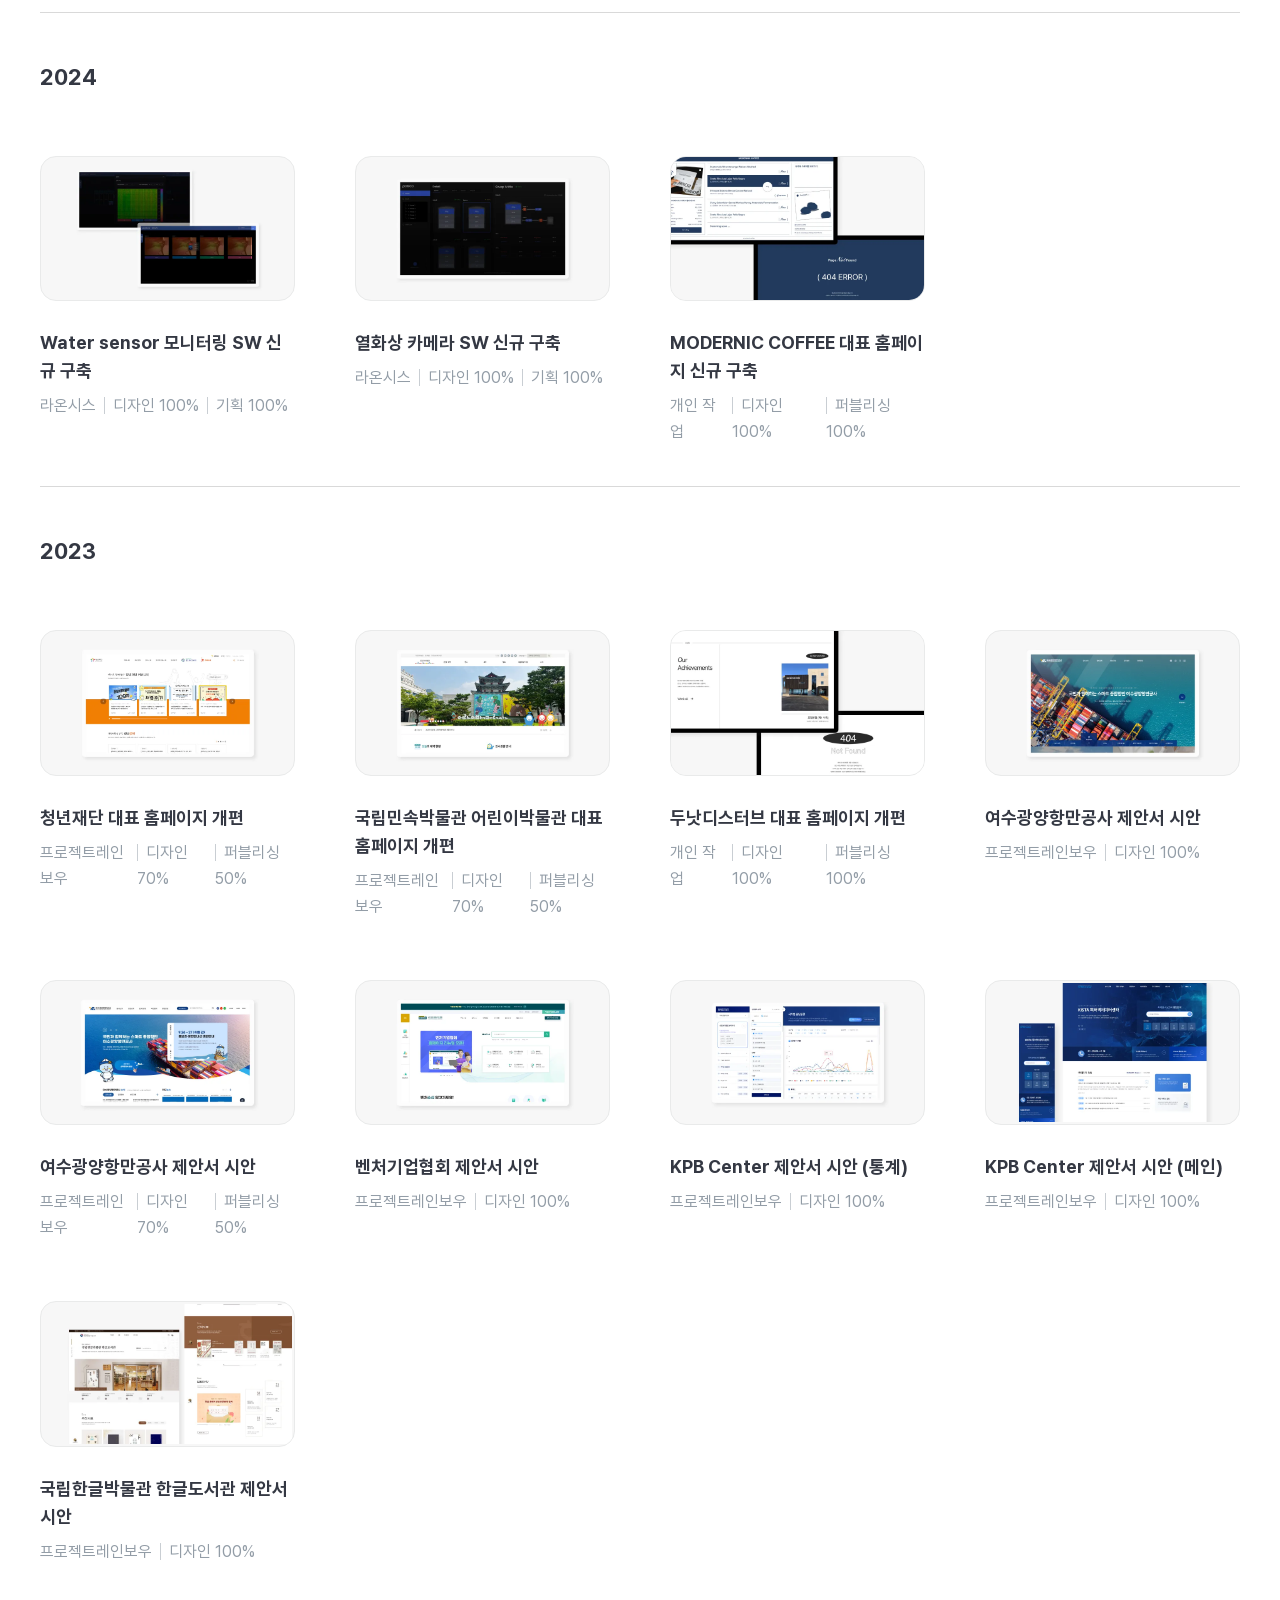
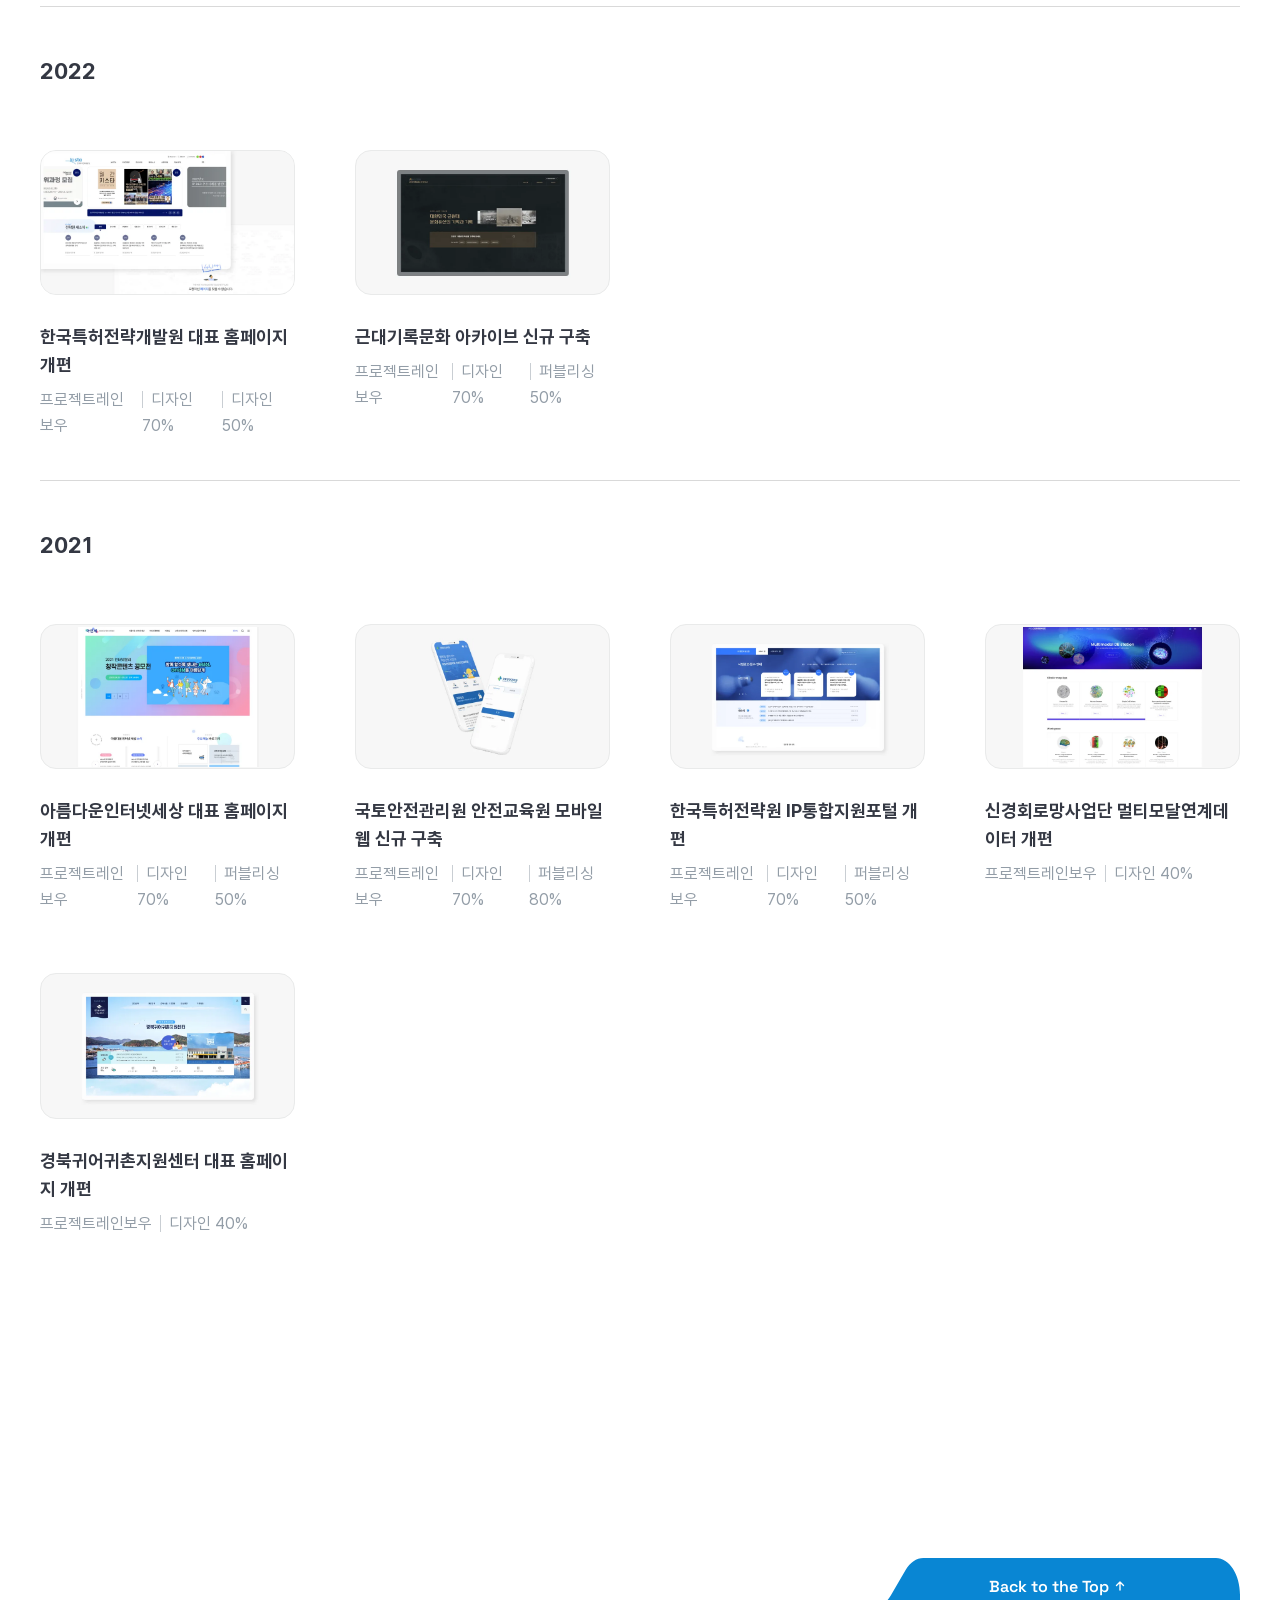
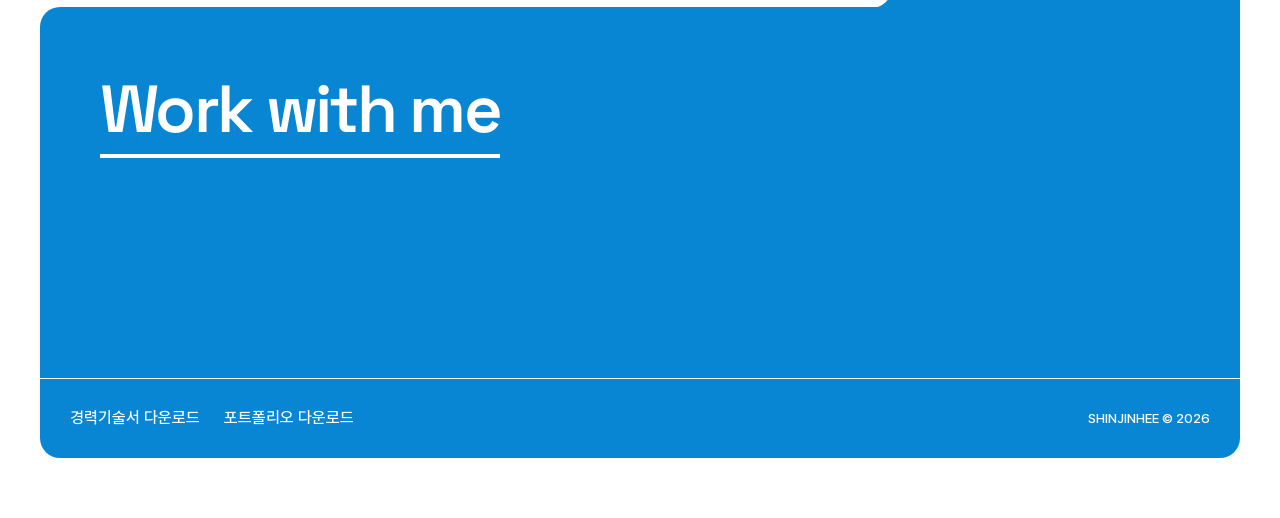
<file: archive.html>
<!doctype html>
<html lang="ko">

<head>
  <meta charset="utf-8">
  <meta name="viewport" content="width=device-width, initial-scale=1">
  <title>Archive | 신진희 포트폴리오</title>
  <meta name="description" content="2021-2026 공공기관 웹서비스 정보구조 재설계·리뉴얼, 제안서 시안, 랜딩페이지 아카이브.">

  <meta property="og:type" content="website">
  <meta property="og:title" content="Archive · 신진희 UI/UX 디자이너">
  <meta property="og:description" content="2021-2026 공공기관 웹서비스 정보구조 재설계·리뉴얼, 제안서 시안, 랜딩페이지 아카이브.">
  <meta property="og:url" content="">
  <meta property="og:image" content="">
  <meta name="theme-color" content="#ffffff">

  <link rel="icon" href="./favicon.ico" sizes="32x32">
  <link rel="icon" href="./assets/img/favicon/favicon.svg" type="image/svg+xml">
  <link rel="apple-touch-icon" href="./assets/img/favicon/apple-touch-icon.png">

  <link rel="stylesheet" href="./assets/css/reset.css?v=142">
  <link rel="stylesheet" href="./assets/css/tokens.css?v=142">
  <link rel="stylesheet" href="./assets/css/layout.css?v=142">
  <link rel="stylesheet" href="./assets/css/components.css?v=142">
</head>

<body>
  <a href="#main" class="sr-only">본문 바로가기</a>

  <header class="site-header" data-header>
    <div class="container site-header__inner">
      <a href="./index.html" class="site-header__logo" aria-label="SHINJINHEE 홈">
        <img src="./assets/img/logo.svg?v=4" alt="SHINJINHEE" width="193" height="24">
      </a>

      <nav class="gnb" aria-label="주요 메뉴">
        <a href="./work.html">Work</a>
        <a href="./archive.html" aria-current="page">Archive</a>
        <a href="./about.html">About</a>
        <a href="mailto:jinhee950617@gmail.com">Contact</a>
      </nav>

      <a href="./docs/portfolio.pdf" download="신진희_포트폴리오.pdf" class="btn btn--dark btn--w173">
        포트폴리오 다운로드
        <svg width="16" height="16" viewBox="0 0 16 16" fill="none" aria-hidden="true">
          <g stroke="currentColor" stroke-width="1.33333" stroke-linecap="round" stroke-linejoin="round">
            <path d="M8 11.3333V2" />
            <path d="M4 7.33333L8 11.3333L12 7.33333" />
            <path d="M12.6667 14H3.33333" />
          </g>
        </svg>
      </a>

      <button type="button" class="nav-toggle" data-nav-toggle aria-expanded="false" aria-label="메뉴 열기">
        <span></span>
      </button>
    </div>
  </header>

  <main id="main">

    <!-- ===================== 섹션 헤더 ===================== -->
    <section class="section section--first section--head-only section--head-archive" aria-labelledby="archive-title">
      <div class="container">
        <div class="section-head">
          <div class="section-head__row section-head__row--start">
            <h1 class="section-title" id="archive-title">Archive</h1>
            <p class="count-badge"><span class="sr-only">총 </span>22<span class="sr-only">건</span></p>
          </div>
          <p class="section-lead section-lead--sm">
            핵심 작업물 외에도 랜딩페이지 구축부터 공공기관 웹서비스의 정보구조 재설계·리뉴얼, 제안서 시안까지 다양한 프로젝트를 수행했습니다.<br>
            방대한 콘텐츠를 구조화하고 접근성을 개선해 웹 접근성 인증 2건을 획득했습니다.
          </p>
        </div>
      </div>
    </section>

    <!-- ===================== 연도 탭 ===================== -->
    <nav class="year-tabs" aria-label="연도별 바로가기" data-year-tabs>
      <div class="container">
        <div class="year-tabs__list">
            <a href="#y2026" aria-current="true">2026</a>
            <a href="#y2025">2025</a>
            <a href="#y2024">2024</a>
            <a href="#y2023">2023</a>
            <a href="#y2022">2022</a>
            <a href="#y2021">2021</a>
        </div>
      </div>
    </nav>

    <!-- ===================== 연도별 목록 ===================== -->
    <div class="archive-list">
      <div class="container">
        <section class="year-group" id="y2026" aria-labelledby="y2026-label">
          <h2 class="year-group__label" id="y2026-label">2026</h2>
          <div class="card-grid">
            <article class="arc-card arc-card--linked">
              <div class="arc-card__media"><picture><source srcset="./assets/img/archive-list/a01.webp?v=142" type="image/webp"><img class="arc-card__shot" src="./assets/img/archive-list/a01.png?v=142"
                alt="LLM 기반 KBIOHealth 챗봇 신규 구축 대표 이미지" loading="lazy" width="626" height="339" style="--x:12.159%;--y:14.847%;--w:77.667%;--h:74.017%"></picture></div>
              <div class="arc-card__body">
                <h3 class="arc-card__title"><button type="button" class="arc-card__open" data-modal-open="1">LLM 기반 KBIOHealth 챗봇 신규 구축</button></h3>
                <p class="meta-line meta-line--tight"><span>주식회사 유니바</span><span>디자인 100%</span><span>기획 100%</span></p>
              </div>
            </article>
          </div>
        </section>
        <section class="year-group" id="y2025" aria-labelledby="y2025-label">
          <h2 class="year-group__label" id="y2025-label">2025</h2>
          <div class="card-grid">
            <article class="arc-card arc-card--linked">
              <div class="arc-card__media"><img class="arc-card__shot" src="./assets/img/archive-list/a02.svg?v=142"
                alt="유니바 CI 개편 브랜드 가이드 정립 대표 이미지" loading="lazy" width="329" height="129" style="--x:9.181%;--y:21.834%;--w:81.638%;--h:56.332%"></div>
              <div class="arc-card__body">
                <h3 class="arc-card__title"><button type="button" class="arc-card__open" data-modal-open="2">유니바 CI 개편 브랜드 가이드 정립</button></h3>
                <p class="meta-line meta-line--tight"><span>주식회사 유니바</span><span>디자인 100%</span></p>
              </div>
            </article>
            <article class="arc-card arc-card--linked">
              <div class="arc-card__media"><picture><source srcset="./assets/img/archive-list/a03.webp?v=142" type="image/webp"><img class="arc-card__shot" src="./assets/img/archive-list/a03.png?v=142"
                alt="LNP 기반 문제 생성 AI 신규 구축 대표 이미지" loading="lazy" width="572" height="339" style="--x:15.384%;--y:14.847%;--w:70.967%;--h:74.017%"></picture></div>
              <div class="arc-card__body">
                <h3 class="arc-card__title"><button type="button" class="arc-card__open" data-modal-open="3">LNP 기반 문제 생성 AI 신규 구축</button></h3>
                <p class="meta-line meta-line--tight"><span>주식회사 유니바</span><span>디자인 100%</span><span>기획 100%</span></p>
              </div>
            </article>
            <article class="arc-card">
              <div class="arc-card__media"><picture><source srcset="./assets/img/archive-list/a04.webp?v=142" type="image/webp"><img class="arc-card__shot" src="./assets/img/archive-list/a04.png?v=142"
                alt="청송군 농기계 AI 보이스봇 기획 대표 이미지" loading="lazy" width="794" height="446"></picture></div>
              <div class="arc-card__body">
                <h3 class="arc-card__title">청송군 농기계 AI 보이스봇 기획</h3>
                <p class="meta-line meta-line--tight"><span>주식회사 유니바</span><span>기획 100%</span></p>
              </div>
            </article>
          </div>
        </section>
        <section class="year-group" id="y2024" aria-labelledby="y2024-label">
          <h2 class="year-group__label" id="y2024-label">2024</h2>
          <div class="card-grid">
            <article class="arc-card arc-card--linked">
              <div class="arc-card__media"><picture><source srcset="./assets/img/archive-list/a05.webp?v=142" type="image/webp"><img class="arc-card__shot" src="./assets/img/archive-list/a05.png?v=142"
                alt="Water sensor 모니터링 SW 신규 구축 대표 이미지" loading="lazy" width="596" height="388" style="--x:13.772%;--y:8.733%;--w:73.945%;--h:84.717%"></picture></div>
              <div class="arc-card__body">
                <h3 class="arc-card__title"><button type="button" class="arc-card__open" data-modal-open="4">Water sensor 모니터링 SW 신규 구축</button></h3>
                <p class="meta-line meta-line--tight"><span>라온시스</span><span>디자인 100%</span><span>기획 100%</span></p>
              </div>
            </article>
            <article class="arc-card arc-card--linked">
              <div class="arc-card__media"><picture><source srcset="./assets/img/archive-list/a06.webp?v=142" type="image/webp"><img class="arc-card__shot" src="./assets/img/archive-list/a06.png?v=142"
                alt="열화상 카메라 SW 신규 구축 대표 이미지" loading="lazy" width="566" height="336" style="--x:15.632%;--y:14.629%;--w:70.224%;--h:73.362%"></picture></div>
              <div class="arc-card__body">
                <h3 class="arc-card__title"><button type="button" class="arc-card__open" data-modal-open="5">열화상 카메라 SW 신규 구축</button></h3>
                <p class="meta-line meta-line--tight"><span>라온시스</span><span>디자인 100%</span><span>기획 100%</span></p>
              </div>
            </article>
            <article class="arc-card arc-card--linked">
              <div class="arc-card__media"><picture><source srcset="./assets/img/archive-list/a07.webp?v=142" type="image/webp"><img class="arc-card__shot" src="./assets/img/archive-list/a07.png?v=142"
                alt="MODERNIC COFFEE 대표 홈페이지 신규 구축 대표 이미지" loading="lazy" width="794" height="446"></picture></div>
              <div class="arc-card__body">
                <h3 class="arc-card__title"><button type="button" class="arc-card__open" data-modal-open="6">MODERNIC COFFEE 대표 홈페이지 신규 구축</button></h3>
                <p class="meta-line meta-line--tight"><span>개인 작업</span><span>디자인 100%</span><span>퍼블리싱 100%</span></p>
              </div>
            </article>
          </div>
        </section>
        <section class="year-group" id="y2023" aria-labelledby="y2023-label">
          <h2 class="year-group__label" id="y2023-label">2023</h2>
          <div class="card-grid">
            <article class="arc-card arc-card--linked">
              <div class="arc-card__media"><picture><source srcset="./assets/img/archive-list/a08.webp?v=142" type="image/webp"><img class="arc-card__shot" src="./assets/img/archive-list/a08.png?v=142"
                alt="청년재단 대표 홈페이지 개편 대표 이미지" loading="lazy" width="567" height="359" style="--x:15.757%;--y:12.664%;--w:70.348%;--h:78.384%"></picture></div>
              <div class="arc-card__body">
                <h3 class="arc-card__title"><button type="button" class="arc-card__open" data-modal-open="7">청년재단 대표 홈페이지 개편</button></h3>
                <p class="meta-line meta-line--tight"><span>프로젝트레인보우</span><span>디자인 70%</span><span>퍼블리싱 50%</span></p>
              </div>
            </article>
            <article class="arc-card arc-card--linked">
              <div class="arc-card__media"><picture><source srcset="./assets/img/archive-list/a09.webp?v=142" type="image/webp"><img class="arc-card__shot" src="./assets/img/archive-list/a09.png?v=142"
                alt="국립민속박물관 어린이박물관 대표 홈페이지 개편 대표 이미지" loading="lazy" width="567" height="360" style="--x:15.757%;--y:12.445%;--w:70.348%;--h:78.602%"></picture></div>
              <div class="arc-card__body">
                <h3 class="arc-card__title"><button type="button" class="arc-card__open" data-modal-open="8">국립민속박물관 어린이박물관 대표 홈페이지 개편</button></h3>
                <p class="meta-line meta-line--tight"><span>프로젝트레인보우</span><span>디자인 70%</span><span>퍼블리싱 50%</span></p>
              </div>
            </article>
            <article class="arc-card arc-card--linked">
              <div class="arc-card__media"><picture><source srcset="./assets/img/archive-list/a10.webp?v=142" type="image/webp"><img class="arc-card__shot" src="./assets/img/archive-list/a10.png?v=142"
                alt="두낫디스터브 대표 홈페이지 개편 대표 이미지" loading="lazy" width="794" height="446"></picture></div>
              <div class="arc-card__body">
                <h3 class="arc-card__title"><button type="button" class="arc-card__open" data-modal-open="9">두낫디스터브 대표 홈페이지 개편</button></h3>
                <p class="meta-line meta-line--tight"><span>개인 작업</span><span>디자인 100%</span><span>퍼블리싱 100%</span></p>
              </div>
            </article>
            <article class="arc-card arc-card--linked">
              <div class="arc-card__media"><picture><source srcset="./assets/img/archive-list/a11.webp?v=142" type="image/webp"><img class="arc-card__shot" src="./assets/img/archive-list/a11.png?v=142"
                alt="여수광양항만공사 제안서 시안 대표 이미지" loading="lazy" width="568" height="361" style="--x:15.757%;--y:12.227%;--w:70.472%;--h:78.821%"></picture></div>
              <div class="arc-card__body">
                <h3 class="arc-card__title"><button type="button" class="arc-card__open" data-modal-open="10">여수광양항만공사 제안서 시안</button></h3>
                <p class="meta-line meta-line--tight"><span>프로젝트레인보우</span><span>디자인 100%</span></p>
              </div>
            </article>
            <article class="arc-card arc-card--linked">
              <div class="arc-card__media"><picture><source srcset="./assets/img/archive-list/a12.webp?v=142" type="image/webp"><img class="arc-card__shot" src="./assets/img/archive-list/a12.png?v=142"
                alt="여수광양항만공사 제안서 시안 대표 이미지" loading="lazy" width="568" height="360" style="--x:15.508%;--y:12.445%;--w:70.472%;--h:78.602%"></picture></div>
              <div class="arc-card__body">
                <h3 class="arc-card__title"><button type="button" class="arc-card__open" data-modal-open="11">여수광양항만공사 제안서 시안</button></h3>
                <p class="meta-line meta-line--tight"><span>프로젝트레인보우</span><span>디자인 70%</span><span>퍼블리싱 50%</span></p>
              </div>
            </article>
            <article class="arc-card arc-card--linked">
              <div class="arc-card__media"><picture><source srcset="./assets/img/archive-list/a13.webp?v=142" type="image/webp"><img class="arc-card__shot" src="./assets/img/archive-list/a13.png?v=142"
                alt="벤처기업협회 제안서 시안 대표 이미지" loading="lazy" width="567" height="360" style="--x:15.757%;--y:12.445%;--w:70.348%;--h:78.602%"></picture></div>
              <div class="arc-card__body">
                <h3 class="arc-card__title"><button type="button" class="arc-card__open" data-modal-open="12">벤처기업협회 제안서 시안</button></h3>
                <p class="meta-line meta-line--tight"><span>프로젝트레인보우</span><span>디자인 100%</span></p>
              </div>
            </article>
            <article class="arc-card arc-card--linked">
              <div class="arc-card__media"><picture><source srcset="./assets/img/archive-list/a14.webp?v=142" type="image/webp"><img class="arc-card__shot" src="./assets/img/archive-list/a14.png?v=142"
                alt="KPB Center 제안서 시안 (통계) 대표 이미지" loading="lazy" width="567" height="337" style="--x:15.757%;--y:14.847%;--w:70.348%;--h:73.581%"></picture></div>
              <div class="arc-card__body">
                <h3 class="arc-card__title"><button type="button" class="arc-card__open" data-modal-open="13">KPB Center 제안서 시안 (통계)</button></h3>
                <p class="meta-line meta-line--tight"><span>프로젝트레인보우</span><span>디자인 100%</span></p>
              </div>
            </article>
            <article class="arc-card arc-card--linked">
              <div class="arc-card__media"><picture><source srcset="./assets/img/archive-list/a15.webp?v=142" type="image/webp"><img class="arc-card__shot" src="./assets/img/archive-list/a15.png?v=142"
                alt="KPB Center 제안서 시안 (메인) 대표 이미지" loading="lazy" width="625" height="446" style="--x:12.159%;--y:1.31%;--w:77.543%;--h:97.38%"></picture></div>
              <div class="arc-card__body">
                <h3 class="arc-card__title"><button type="button" class="arc-card__open" data-modal-open="14">KPB Center 제안서 시안 (메인)</button></h3>
                <p class="meta-line meta-line--tight"><span>프로젝트레인보우</span><span>디자인 100%</span></p>
              </div>
            </article>
            <article class="arc-card arc-card--linked">
              <div class="arc-card__media"><picture><source srcset="./assets/img/archive-list/a16.webp?v=142" type="image/webp"><img class="arc-card__shot" src="./assets/img/archive-list/a16.png?v=142"
                alt="국립한글박물관 한글도서관 제안서 시안 대표 이미지" loading="lazy" width="716" height="446" style="--x:10.422%;--y:1.31%;--w:88.833%;--h:97.38%"></picture></div>
              <div class="arc-card__body">
                <h3 class="arc-card__title"><button type="button" class="arc-card__open" data-modal-open="15">국립한글박물관 한글도서관 제안서 시안</button></h3>
                <p class="meta-line meta-line--tight"><span>프로젝트레인보우</span><span>디자인 100%</span></p>
              </div>
            </article>
          </div>
        </section>
        <section class="year-group" id="y2022" aria-labelledby="y2022-label">
          <h2 class="year-group__label" id="y2022-label">2022</h2>
          <div class="card-grid">
            <article class="arc-card arc-card--linked">
              <div class="arc-card__media"><picture><source srcset="./assets/img/archive-list/a17.webp?v=142" type="image/webp"><img class="arc-card__shot" src="./assets/img/archive-list/a17.png?v=142"
                alt="한국특허전략개발원 대표 홈페이지 개편 대표 이미지" loading="lazy" width="794" height="446"></picture></div>
              <div class="arc-card__body">
                <h3 class="arc-card__title"><button type="button" class="arc-card__open" data-modal-open="16">한국특허전략개발원 대표 홈페이지 개편</button></h3>
                <p class="meta-line meta-line--tight"><span>프로젝트레인보우</span><span>디자인 70%</span><span>디자인 50%</span></p>
              </div>
            </article>
            <article class="arc-card arc-card--linked">
              <div class="arc-card__media"><picture><source srcset="./assets/img/archive-list/a18.webp?v=142" type="image/webp"><img class="arc-card__shot" src="./assets/img/archive-list/a18.png?v=142"
                alt="근대기록문화 아카이브 신규 구축 대표 이미지" loading="lazy" width="560" height="352" style="--x:15.384%;--y:11.79%;--w:69.479%;--h:76.856%"></picture></div>
              <div class="arc-card__body">
                <h3 class="arc-card__title"><button type="button" class="arc-card__open" data-modal-open="17">근대기록문화 아카이브 신규 구축</button></h3>
                <p class="meta-line meta-line--tight"><span>프로젝트레인보우</span><span>디자인 70%</span><span>퍼블리싱 50%</span></p>
              </div>
            </article>
          </div>
        </section>
        <section class="year-group" id="y2021" aria-labelledby="y2021-label">
          <h2 class="year-group__label" id="y2021-label">2021</h2>
          <div class="card-grid">
            <article class="arc-card arc-card--linked">
              <div class="arc-card__media"><picture><source srcset="./assets/img/archive-list/a19.webp?v=142" type="image/webp"><img class="arc-card__shot" src="./assets/img/archive-list/a19.png?v=142"
                alt="아름다운인터넷세상 대표 홈페이지 개편 대표 이미지" loading="lazy" width="582" height="446" style="--x:13.896%;--y:1.31%;--w:72.209%;--h:97.38%"></picture></div>
              <div class="arc-card__body">
                <h3 class="arc-card__title"><button type="button" class="arc-card__open" data-modal-open="18">아름다운인터넷세상 대표 홈페이지 개편</button></h3>
                <p class="meta-line meta-line--tight"><span>프로젝트레인보우</span><span>디자인 70%</span><span>퍼블리싱 50%</span></p>
              </div>
            </article>
            <article class="arc-card arc-card--linked">
              <div class="arc-card__media"><picture><source srcset="./assets/img/archive-list/a20.webp?v=142" type="image/webp"><img class="arc-card__shot" src="./assets/img/archive-list/a20.png?v=142"
                alt="국토안전관리원 안전교육원 모바일 웹 신규 구축 대표 이미지" loading="lazy" width="346" height="382" style="--x:28.784%;--y:8.733%;--w:42.928%;--h:83.406%"></picture></div>
              <div class="arc-card__body">
                <h3 class="arc-card__title"><button type="button" class="arc-card__open" data-modal-open="19">국토안전관리원 안전교육원 모바일 웹 신규 구축</button></h3>
                <p class="meta-line meta-line--tight"><span>프로젝트레인보우</span><span>디자인 70%</span><span>퍼블리싱 80%</span></p>
              </div>
            </article>
            <article class="arc-card arc-card--linked">
              <div class="arc-card__media"><picture><source srcset="./assets/img/archive-list/a21.webp?v=142" type="image/webp"><img class="arc-card__shot" src="./assets/img/archive-list/a21.png?v=142"
                alt="한국특허전략원 IP통합지원포털 개편 대표 이미지" loading="lazy" width="567" height="360" style="--x:15.757%;--y:12.445%;--w:70.348%;--h:78.602%"></picture></div>
              <div class="arc-card__body">
                <h3 class="arc-card__title"><button type="button" class="arc-card__open" data-modal-open="20">한국특허전략원 IP통합지원포털 개편</button></h3>
                <p class="meta-line meta-line--tight"><span>프로젝트레인보우</span><span>디자인 70%</span><span>퍼블리싱 50%</span></p>
              </div>
            </article>
            <article class="arc-card arc-card--linked">
              <div class="arc-card__media"><picture><source srcset="./assets/img/archive-list/a22.webp?v=142" type="image/webp"><img class="arc-card__shot" src="./assets/img/archive-list/a22.png?v=142"
                alt="신경회로망사업단 멀티모달연계데이터 개편 대표 이미지" loading="lazy" width="582" height="446" style="--x:13.896%;--y:1.31%;--w:72.209%;--h:97.38%"></picture></div>
              <div class="arc-card__body">
                <h3 class="arc-card__title"><button type="button" class="arc-card__open" data-modal-open="21">신경회로망사업단 멀티모달연계데이터 개편</button></h3>
                <p class="meta-line meta-line--tight"><span>프로젝트레인보우</span><span>디자인 40%</span></p>
              </div>
            </article>
            <article class="arc-card arc-card--linked">
              <div class="arc-card__media"><picture><source srcset="./assets/img/archive-list/a23.webp?v=142" type="image/webp"><img class="arc-card__shot" src="./assets/img/archive-list/a23.png?v=142"
                alt="경북귀어귀촌지원센터 대표 홈페이지 개편 대표 이미지" loading="lazy" width="567" height="360" style="--x:15.757%;--y:12.445%;--w:70.348%;--h:78.602%"></picture></div>
              <div class="arc-card__body">
                <h3 class="arc-card__title"><button type="button" class="arc-card__open" data-modal-open="22">경북귀어귀촌지원센터 대표 홈페이지 개편</button></h3>
                <p class="meta-line meta-line--tight"><span>프로젝트레인보우</span><span>디자인 40%</span></p>
              </div>
            </article>
          </div>
        </section>
      </div>
    </div>
  </main>

  <footer class="site-footer" id="contact">
    <div class="container">
      <div class="site-footer__box">
        <a href="#main" class="to-top" data-to-top>
          <svg class="to-top__shape" viewBox="0 0 364 57" fill="none" aria-hidden="true" preserveAspectRatio="none">
            <path
              d="M364 57V36.85C364 16.5 353.25 0 339.99 0H47.34C40.52 0 34.02 4.45 29.46 12.25L14.78 37.38C10.91 43.99 5.65999 48.18 -0.0100098 49.31H349.32C354.85 49.31 359.94 52.18 363.99 57H364Z"
              fill="currentColor" />
          </svg>
          <span class="to-top__label">
            Back to the Top
            <svg width="14" height="14" viewBox="0 0 14 14" fill="none" aria-hidden="true">
              <path d="M7 11V3m0 0L3.5 6.5M7 3l3.5 3.5" stroke="currentColor" stroke-width="1.4"
                stroke-linecap="round" stroke-linejoin="round" />
            </svg>
          </span>
        </a>

        <h2 class="site-footer__title">
          <a href="mailto:jinhee950617@gmail.com" class="link-display link-display--invert">Work with me</a>
        </h2>

        <div class="site-footer__bottom">
          <p class="site-footer__links">
            <a href="./docs/resume.pdf" download="신진희_경력기술서.pdf">경력기술서 다운로드</a>
            <a href="./docs/portfolio.pdf" download="신진희_포트폴리오.pdf">포트폴리오 다운로드</a>
          </p>
          <p><small>SHINJINHEE &copy; 2026</small></p>
        </div>
      </div>
    </div>
  </footer>


  <!-- ===================== 모달 ===================== -->
  <div class="modal" data-modal-root hidden role="dialog" aria-modal="true" aria-labelledby="modal-title">
    <div class="modal__backdrop" data-modal-backdrop></div>
    <div class="modal__dialog">
      <div class="modal__visual" data-modal-visual></div>
      <div class="modal__panel">
        <div class="modal__head">
          <p class="modal__year" data-modal-year></p>
          <h2 class="modal__title" id="modal-title" data-modal-title></h2>
          <p class="modal__company" data-modal-company></p>
        </div>
        <dl class="modal__facts" data-modal-facts></dl>
      </div>
      <button type="button" class="modal__close" data-modal-close aria-label="닫기">
        <svg width="28" height="28" viewBox="0 0 28 28" fill="none" aria-hidden="true">
          <path d="M18 10L10 18" stroke="currentColor" stroke-width="1.2" stroke-linejoin="round"/>
          <path d="M10 10L18 18" stroke="currentColor" stroke-width="1.2" stroke-linejoin="round"/>
        </svg>
      </button>
    </div>
  </div>

  <script type="application/json" id="modal-data">
{
 "1": {
  "year": "2026",
  "title": "LLM 기반\nKBIOHealth 챗봇 신규 구축",
  "company": "주식회사 유니바",
  "period": "2026.02 - 2026.05",
  "roles": [
   "기획 100%",
   "디자인 100%"
  ],
  "tools": [
   "Figma"
  ],
  "image": "./assets/img/modal/m01.webp",
  "imagePng": "./assets/img/modal/m01.png"
 },
 "2": {
  "year": "2025",
  "title": "유니바 CI 개편 브랜드 가이드 정립",
  "company": "주식회사 유니바",
  "period": "2025.01 ~ 2025.04",
  "roles": [
   "디자인 100%"
  ],
  "tools": [
   "Illustrator"
  ],
  "image": "./assets/img/modal/m02.webp",
  "imagePng": "./assets/img/modal/m02.png"
 },
 "3": {
  "year": "2025",
  "title": "LNP 기반 문제 생성 AI 신규 구축",
  "company": "주식회사 유니바",
  "period": "2024.10 - 2025.05",
  "roles": [
   "기획 100%",
   "디자인 100%"
  ],
  "tools": [
   "Figma"
  ],
  "url": "https://www.moonjeg.com/",
  "image": "./assets/img/modal/m03.webp",
  "imagePng": "./assets/img/modal/m03.png"
 },
 "4": {
  "year": "2024",
  "title": "Water sensor 모니터링 SW\n신규 구축",
  "company": "라온시스",
  "period": "2024.01 - 2024.01",
  "roles": [
   "기획 100%",
   "디자인 100%"
  ],
  "tools": [
   "Figma"
  ],
  "image": "./assets/img/modal/m04.webp",
  "imagePng": "./assets/img/modal/m04.png"
 },
 "5": {
  "year": "2024",
  "title": "열화상 카메라 SW 신규 구축",
  "company": "라온시스",
  "period": "2024.02 - 2024.03",
  "roles": [
   "기획 100%",
   "디자인 100%"
  ],
  "tools": [
   "Figma"
  ],
  "image": "./assets/img/modal/m05.webp",
  "imagePng": "./assets/img/modal/m05.png"
 },
 "6": {
  "year": "2024",
  "title": "MODERNIC COFFEE\n대표 홈페이지 신규 구축",
  "company": "개인 작업",
  "period": "2024.01 ~ 2024.02",
  "roles": [
   "디자인 100%",
   "퍼블리싱 100%"
  ],
  "tools": [
   "Photoshop",
   "Illustrator",
   "HTML",
   "CSS",
   "JavaScript"
  ],
  "image": "./assets/img/modal/m06.webp",
  "imagePng": "./assets/img/modal/m06.png"
 },
 "7": {
  "year": "2023",
  "title": "청년재단 대표 홈페이지 개편",
  "company": "프로젝트레인보우",
  "period": "2022.12 - 2023.05",
  "roles": [
   "디자인 70%",
   "퍼블리싱 50%"
  ],
  "tools": [
   "Photoshop",
   "Illustrator",
   "HTML",
   "CSS",
   "JavaScript"
  ],
  "url": "https://kyf.or.kr/",
  "image": "./assets/img/modal/m07.webp",
  "imagePng": "./assets/img/modal/m07.png"
 },
 "8": {
  "year": "2023",
  "title": "국립민속박물관\n어린이박물관 대표 홈페이지 개편",
  "company": "프로젝트레인보우",
  "period": "2022.11 ~ 2023.01",
  "roles": [
   "디자인 75%",
   "퍼블리싱 50%"
  ],
  "tools": [
   "Photoshop",
   "Illustrator",
   "HTML",
   "CSS",
   "JavaScript"
  ],
  "url": "https://www.nfm.go.kr/kids/",
  "image": "./assets/img/modal/m08.webp",
  "imagePng": "./assets/img/modal/m08.png"
 },
 "9": {
  "year": "2023",
  "title": "두낫디스터브 대표 홈페이지 개편",
  "company": "개인 작업",
  "period": "2022.11 ~ 2023.01",
  "roles": [
   "디자인 75%",
   "퍼블리싱 50%"
  ],
  "tools": [
   "Photoshop",
   "Illustrator",
   "HTML",
   "CSS",
   "JavaScript"
  ],
  "image": "./assets/img/modal/m09.webp",
  "imagePng": "./assets/img/modal/m09.png"
 },
 "10": {
  "year": "2023",
  "title": "여수광양항만공사 제안서 시안",
  "company": "프로젝트레인보우",
  "period": "2023.09.12",
  "roles": [
   "디자인 100%"
  ],
  "tools": [
   "Photoshop",
   "Illustrator"
  ],
  "image": "./assets/img/modal/m10.webp",
  "imagePng": "./assets/img/modal/m10.png"
 },
 "11": {
  "year": "2023",
  "title": "여수광양항만공사 제안서 시안",
  "company": "프로젝트레인보우",
  "period": "2023.09.12",
  "roles": [
   "디자인 100%"
  ],
  "tools": [
   "Photoshop",
   "Illustrator"
  ],
  "image": "./assets/img/modal/m11.webp",
  "imagePng": "./assets/img/modal/m11.png"
 },
 "12": {
  "year": "2023",
  "title": "벤처기업협회 제안서 시안",
  "company": "프로젝트레인보우",
  "period": "2023.08.12",
  "roles": [
   "디자인 100%"
  ],
  "tools": [
   "Photoshop",
   "Illustrator"
  ],
  "image": "./assets/img/modal/m12.webp",
  "imagePng": "./assets/img/modal/m12.png"
 },
 "13": {
  "year": "2023",
  "title": "KPB Center 제안서 시안 (통계)",
  "company": "프로젝트레인보우",
  "period": "2023.07.21",
  "roles": [
   "디자인 100%"
  ],
  "tools": [
   "Photoshop",
   "Illustrator"
  ],
  "image": "./assets/img/modal/m13.webp",
  "imagePng": "./assets/img/modal/m13.png"
 },
 "14": {
  "year": "2023",
  "title": "KPB Center 제안서 시안 (메인)",
  "company": "프로젝트레인보우",
  "period": "2023.07.21",
  "roles": [
   "디자인 100%"
  ],
  "tools": [
   "Photoshop",
   "Illustrator"
  ],
  "image": "./assets/img/modal/m14.webp",
  "imagePng": "./assets/img/modal/m14.png"
 },
 "15": {
  "year": "2023",
  "title": "국립한글박물관 한글도서관 제안서 시안",
  "company": "프로젝트레인보우",
  "period": "2023.05.24",
  "roles": [
   "디자인 100%"
  ],
  "tools": [
   "Photoshop",
   "Illustrator"
  ],
  "image": "./assets/img/modal/m15.webp",
  "imagePng": "./assets/img/modal/m15.png"
 },
 "16": {
  "year": "2022",
  "title": "한국특허전략개발원 대표 홈페이지 개편",
  "company": "프로젝트레인보우",
  "period": "2022.07 ~ 2022.12",
  "roles": [
   "디자인 70%",
   "퍼블리싱 50%"
  ],
  "tools": [
   "Photoshop",
   "Illustrator",
   "HTML",
   "CSS",
   "JavaScript"
  ],
  "url": "https://www.kista.re.kr/",
  "image": "./assets/img/modal/m16.webp",
  "imagePng": "./assets/img/modal/m16.png"
 },
 "17": {
  "year": "2022",
  "title": "근대기록문화 아카이브 신규 구축",
  "company": "프로젝트레인보우",
  "period": "2022.07 ~ 2022.11",
  "roles": [
   "디자인 70%",
   "퍼블리싱 50%"
  ],
  "tools": [
   "Photoshop",
   "Illustrator",
   "HTML",
   "CSS",
   "JavaScript"
  ],
  "url": "https://modern.koreastudy.or.kr/user/main.do",
  "image": "./assets/img/modal/m17.webp",
  "imagePng": "./assets/img/modal/m17.png"
 },
 "18": {
  "year": "2021",
  "title": "아름다운인터넷세상 대표 홈페이지 개편",
  "company": "프로젝트레인보우",
  "period": "2021.04 ~ 2021.12",
  "roles": [
   "디자인 70%",
   "퍼블리싱 50%"
  ],
  "tools": [
   "Photoshop",
   "Illustrator",
   "HTML",
   "CSS",
   "JavaScript"
  ],
  "image": "./assets/img/modal/m18.webp",
  "imagePng": "./assets/img/modal/m18.png"
 },
 "19": {
  "year": "2021",
  "title": "국토안전관리원 안전교육원\n모바일 웹 신규 구축",
  "company": "프로젝트레인보우",
  "period": "2021.04 ~ 2021.12",
  "roles": [
   "디자인 70%",
   "퍼블리싱 80%"
  ],
  "tools": [
   "Photoshop",
   "Illustrator",
   "HTML",
   "CSS",
   "JavaScript"
  ],
  "image": "./assets/img/modal/m19.webp",
  "imagePng": "./assets/img/modal/m19.png"
 },
 "20": {
  "year": "2021",
  "title": "한국특허전략원 IP통합지원포털 개편",
  "company": "프로젝트레인보우",
  "period": "2021.04 ~ 2021.12",
  "roles": [
   "디자인 70%",
   "퍼블리싱 80%"
  ],
  "tools": [
   "Photoshop",
   "Illustrator",
   "HTML",
   "CSS",
   "JavaScript"
  ],
  "image": "./assets/img/modal/m20.webp",
  "imagePng": "./assets/img/modal/m20.png"
 },
 "21": {
  "year": "2021",
  "title": "신경회로망사업단\n멀티모달연계데이터 개편",
  "company": "프로젝트레인보우",
  "period": "2021.03 ~ 2021.08",
  "roles": [
   "디자인 50%"
  ],
  "tools": [
   "Photoshop",
   "Illustrator"
  ],
  "image": "./assets/img/modal/m21.webp",
  "imagePng": "./assets/img/modal/m21.png"
 },
 "22": {
  "year": "2021",
  "title": "경북귀어귀촌지원센터\n대표 홈페이지 개편",
  "company": "프로젝트레인보우",
  "period": "2021.02 ~ 2021.07",
  "roles": [
   "디자인 50%"
  ],
  "tools": [
   "Photoshop",
   "Illustrator"
  ],
  "url": "https://www.gbsl.or.kr/",
  "image": "./assets/img/modal/m22.webp",
  "imagePng": "./assets/img/modal/m22.png"
 }
}
  </script>

  <script src="./assets/js/gsap.min.js"></script>
  <script src="./assets/js/main.js?v=142"></script>
</body>

</html>
</file>
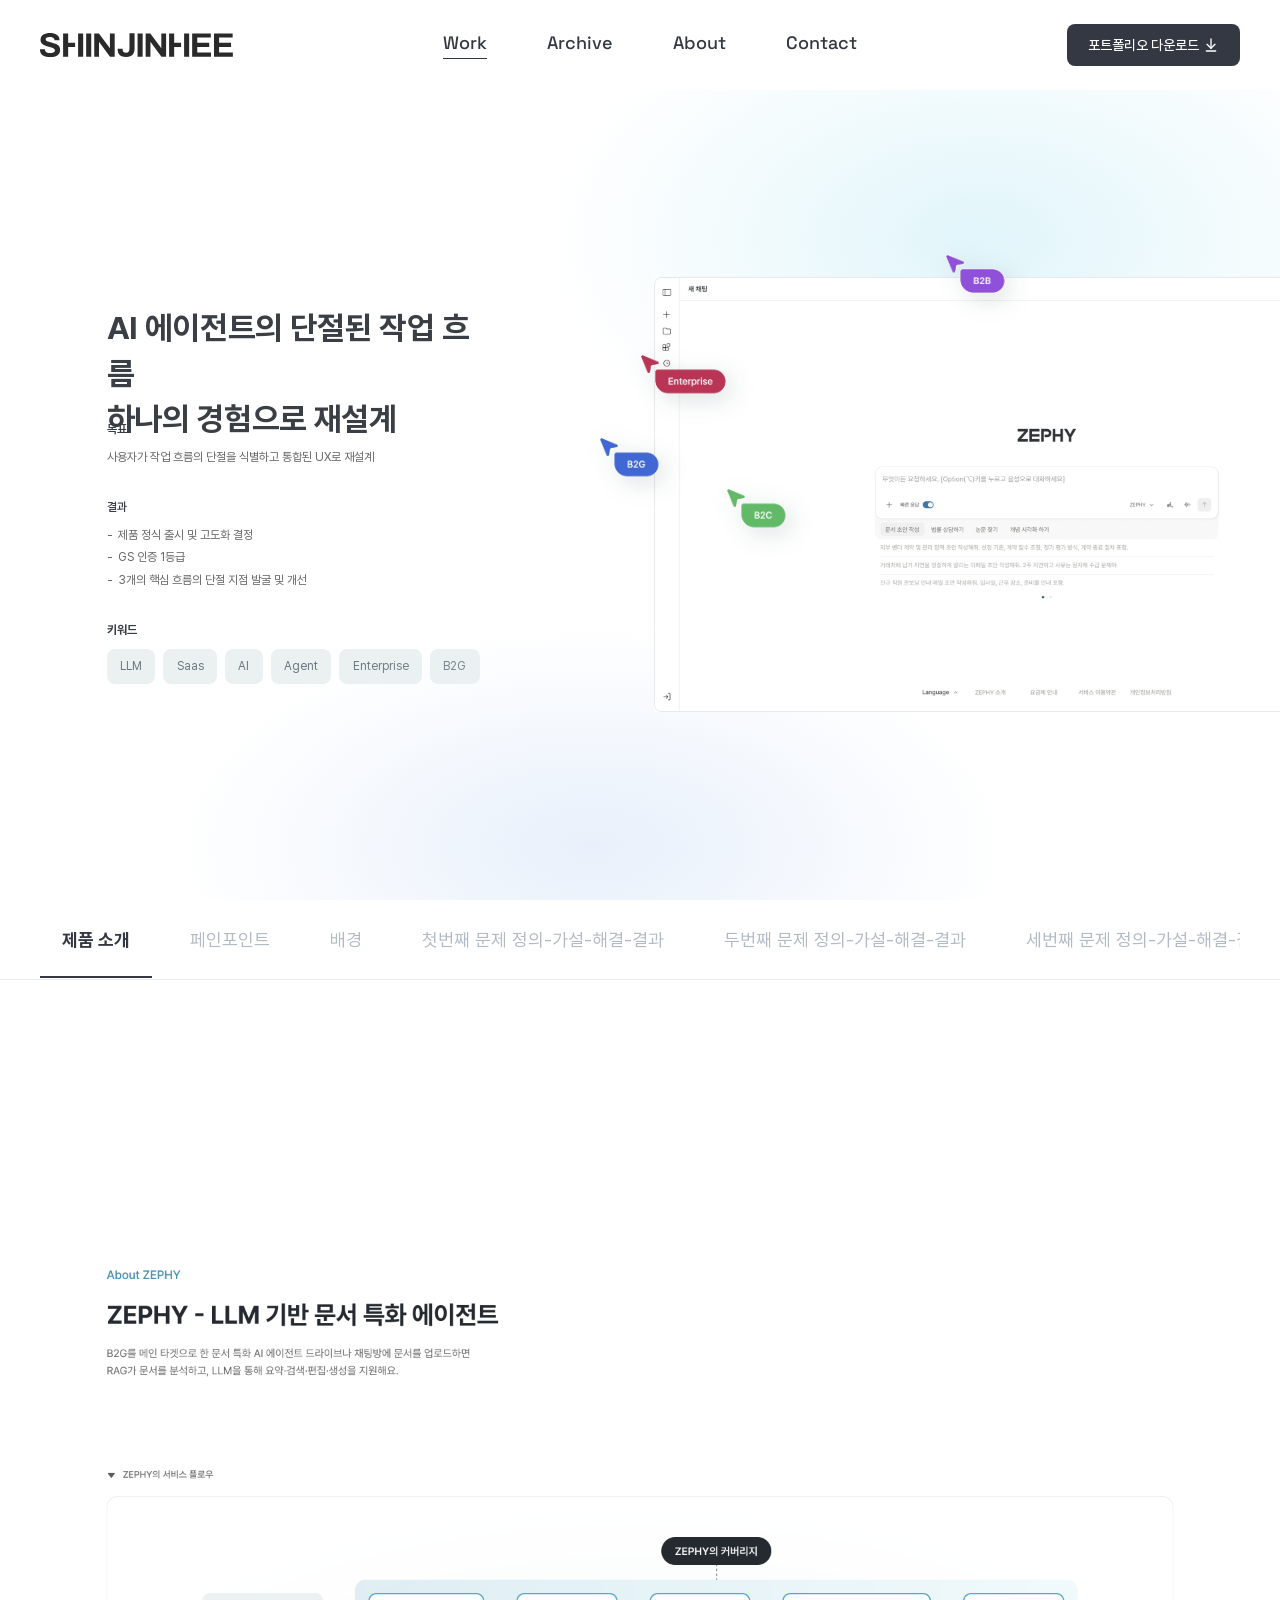
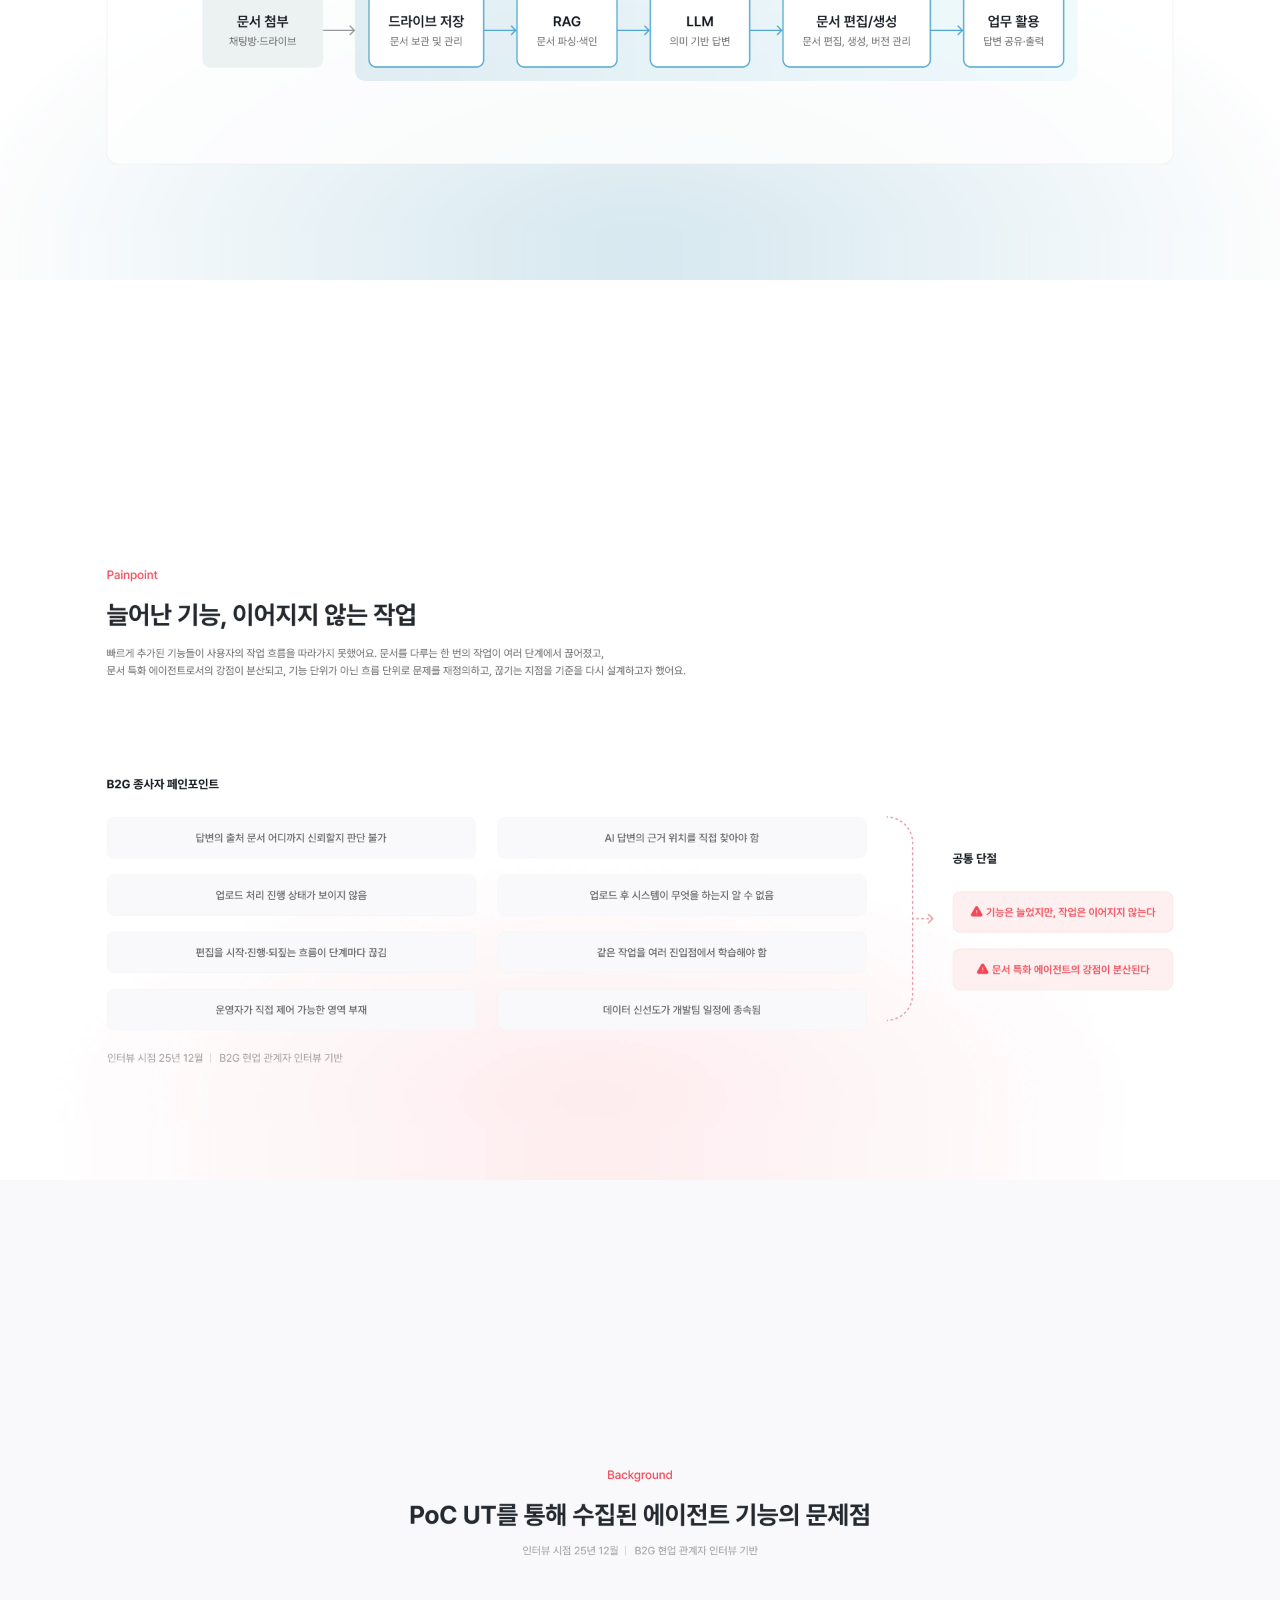
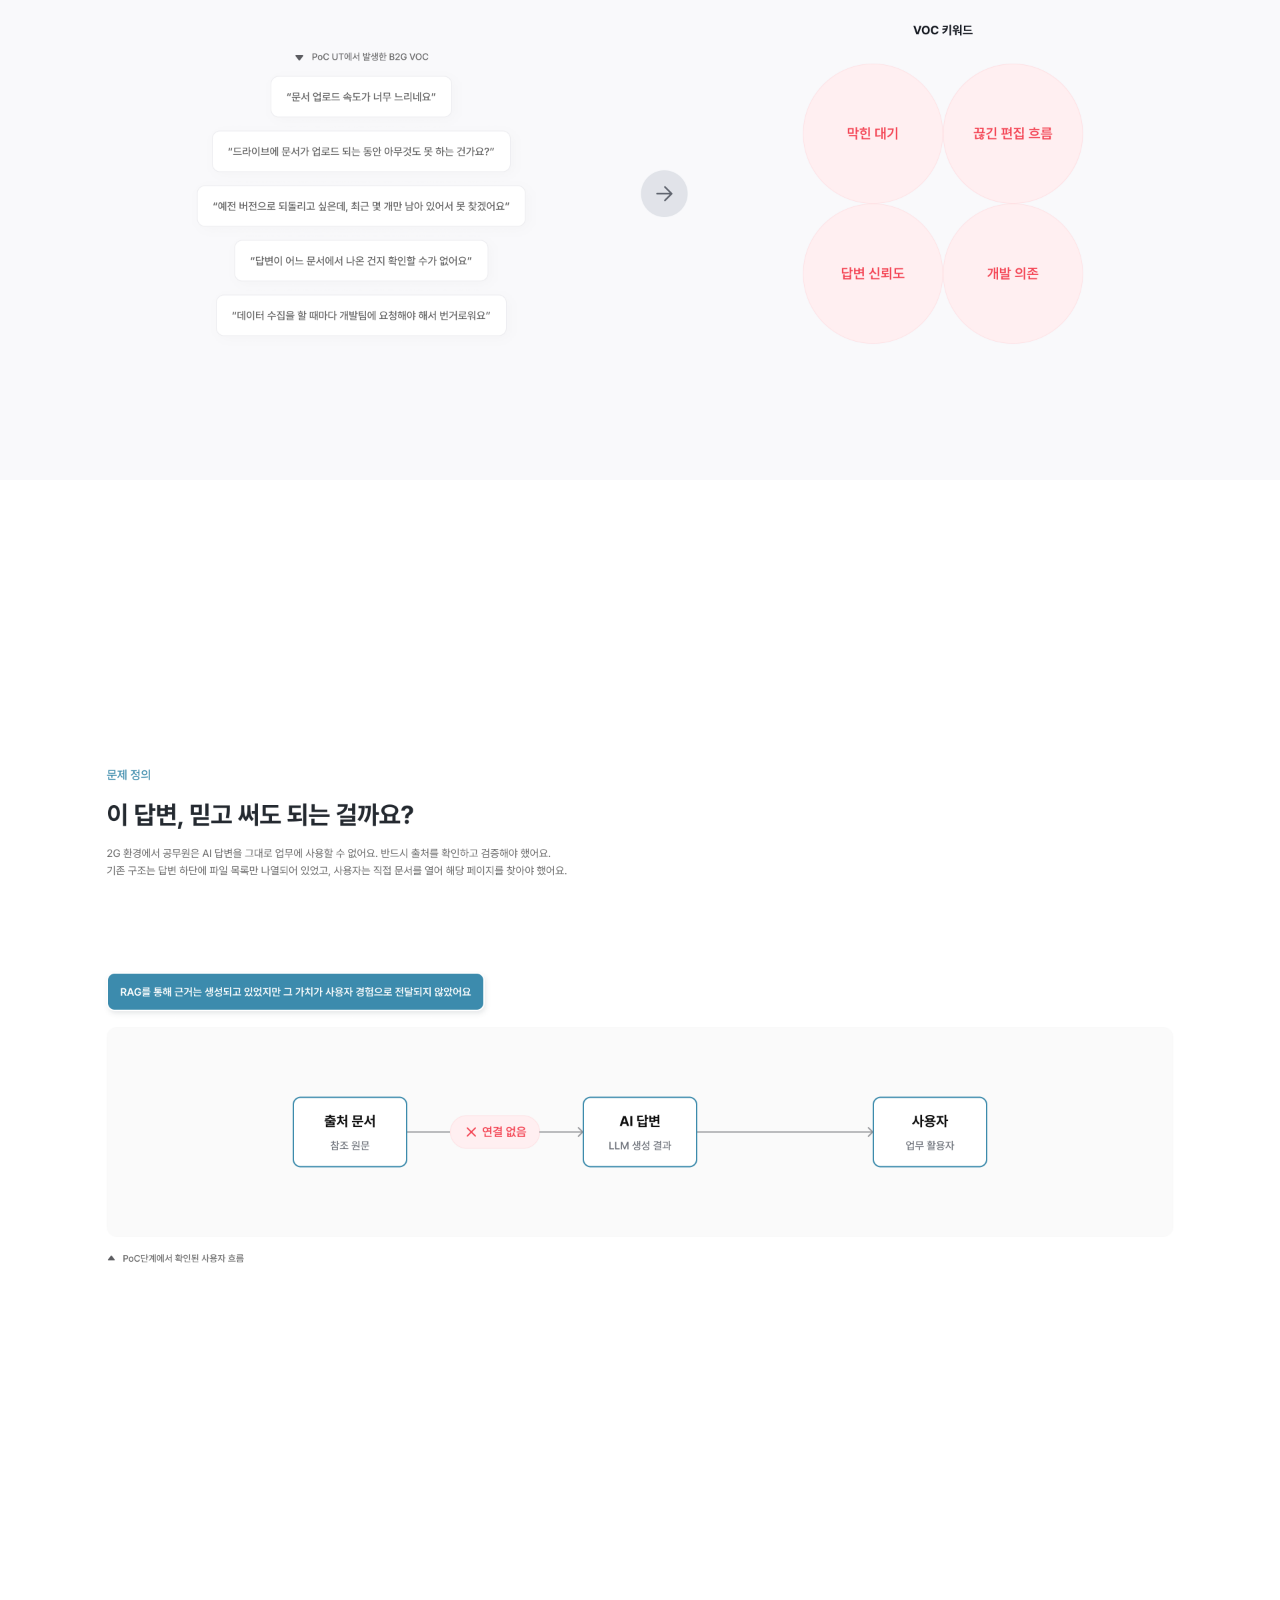
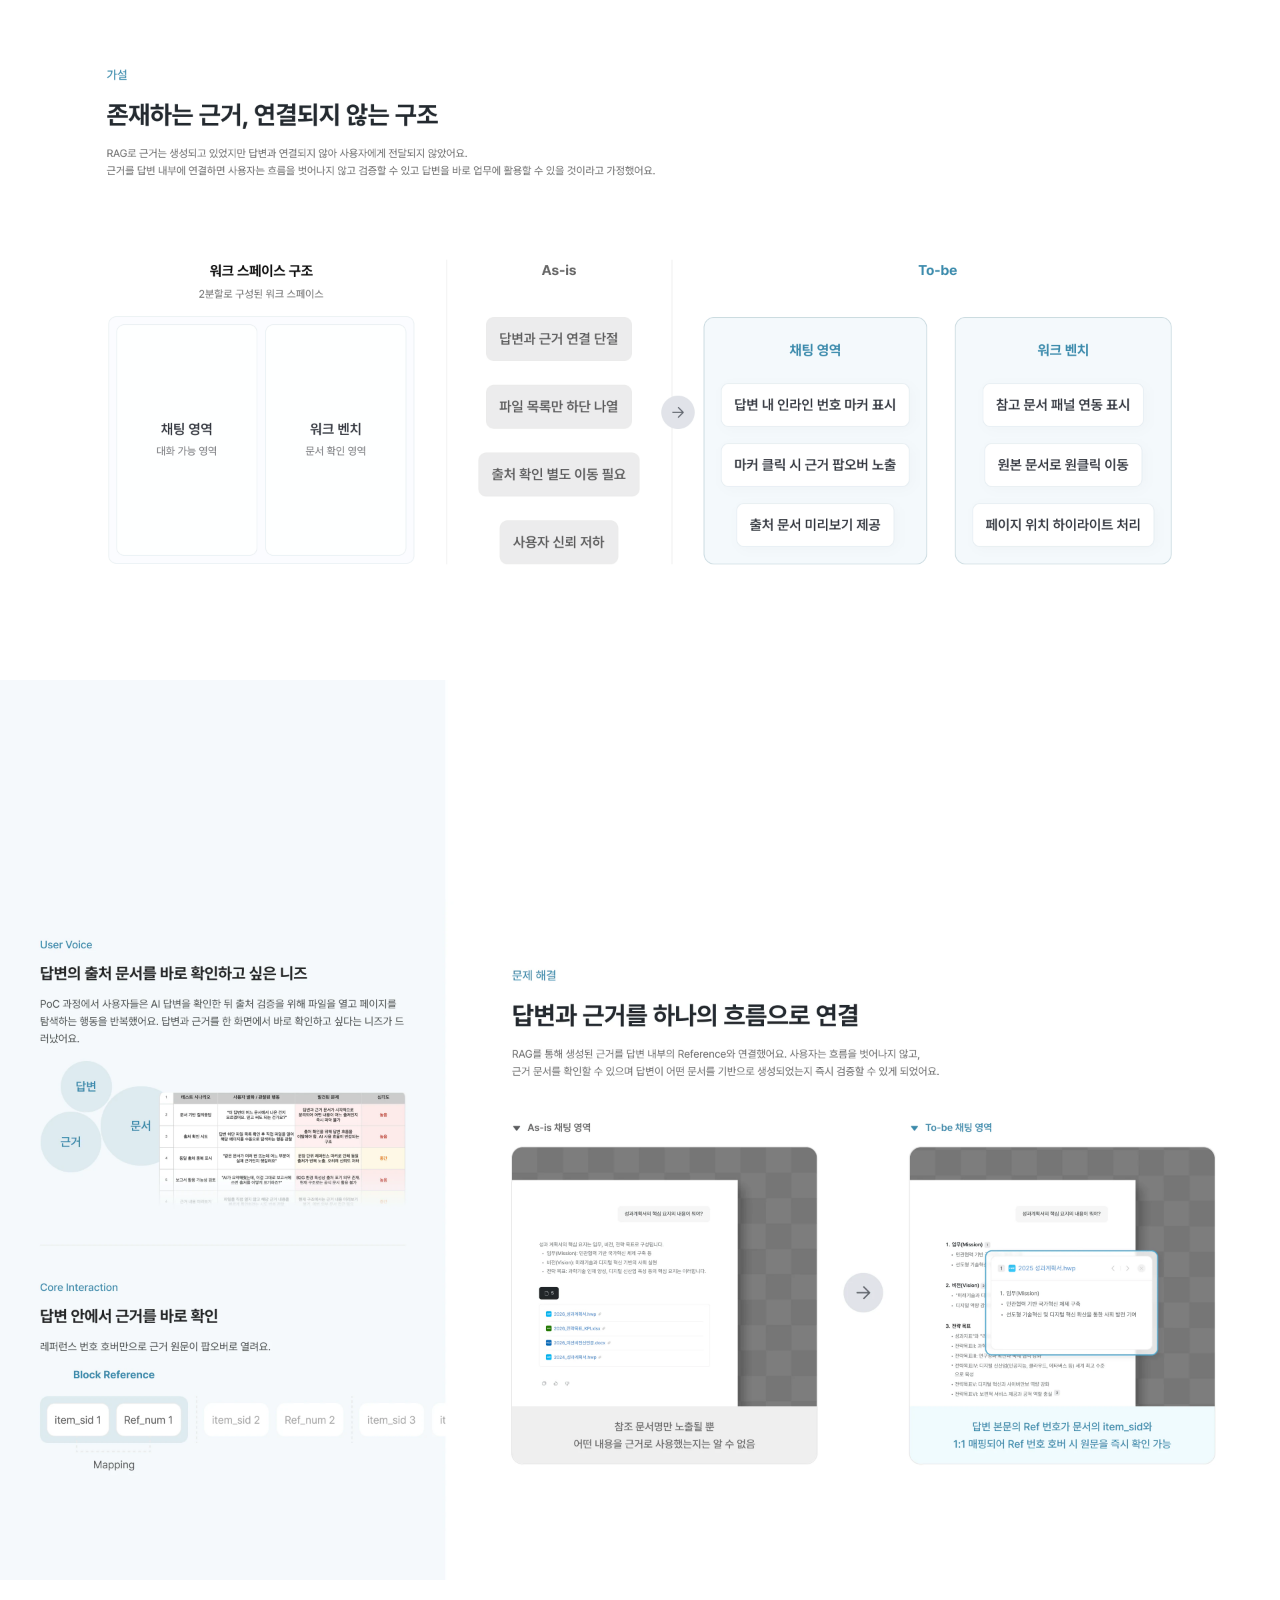
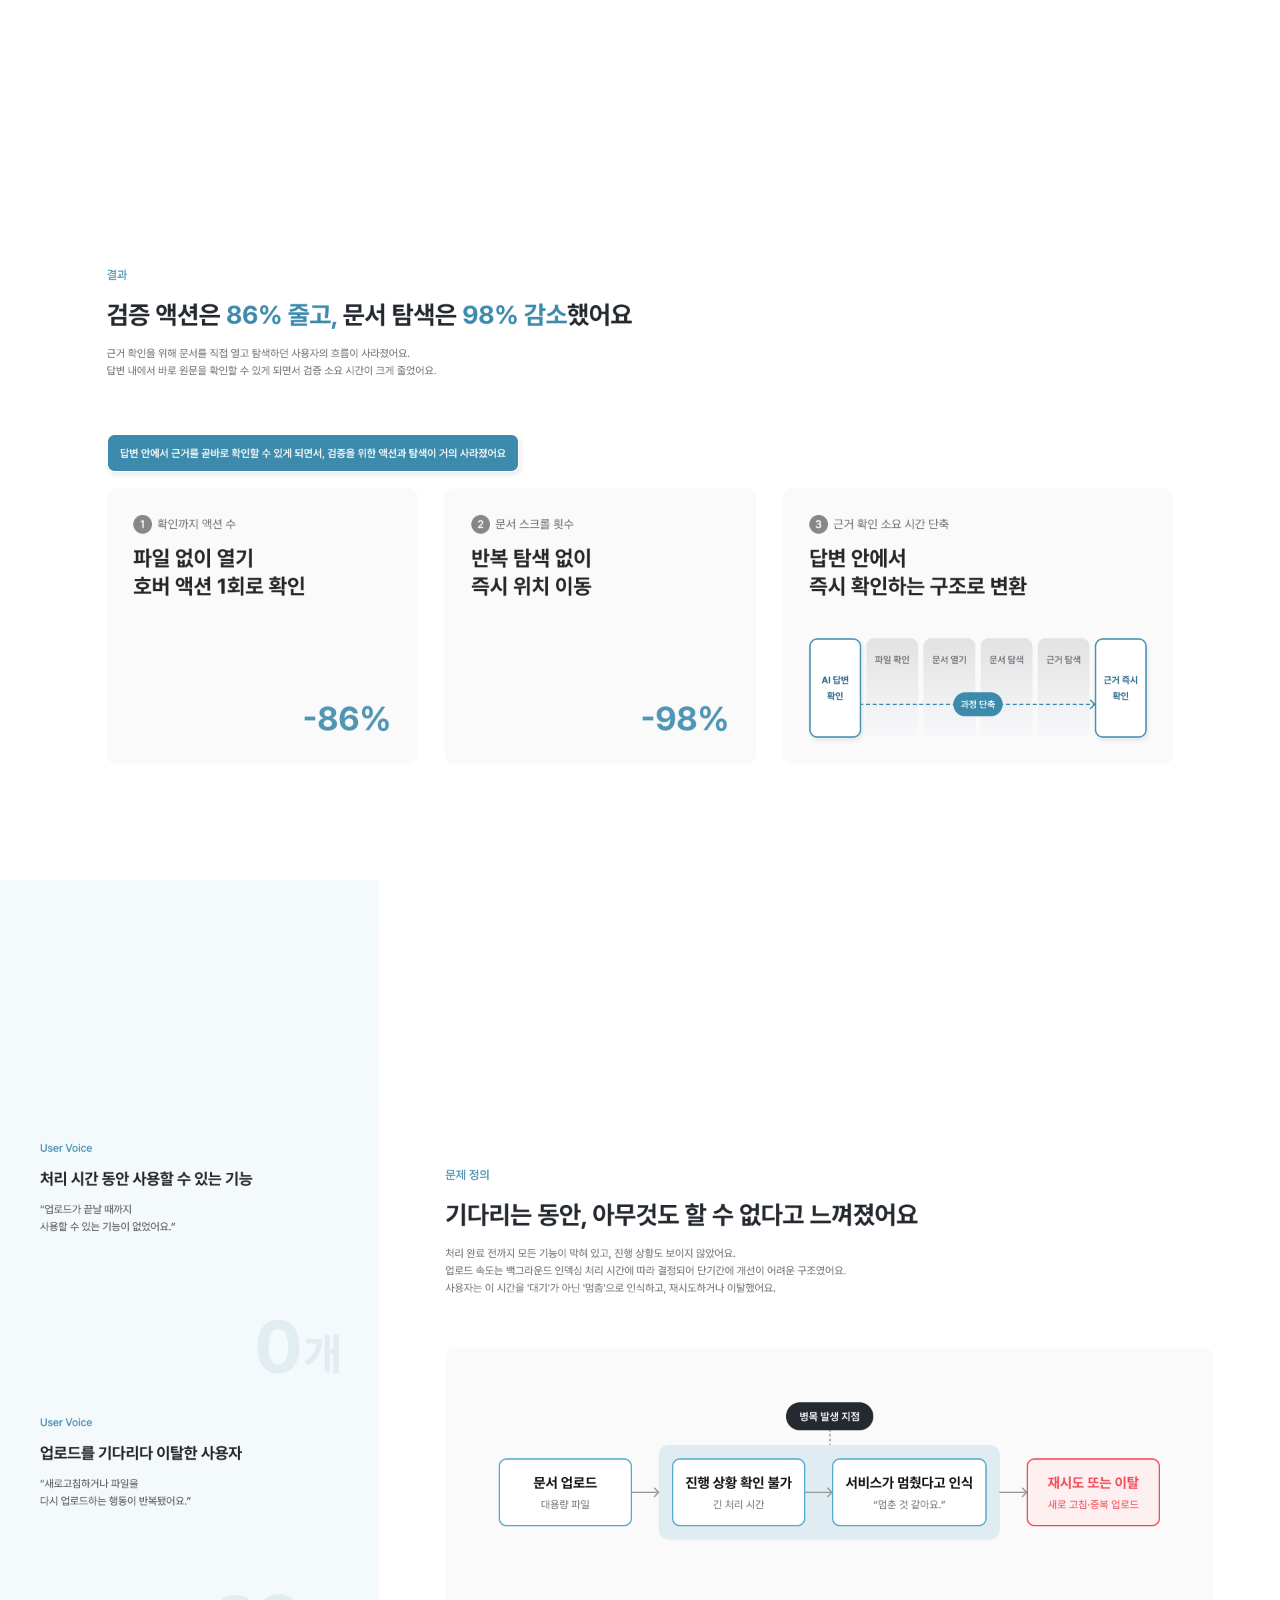
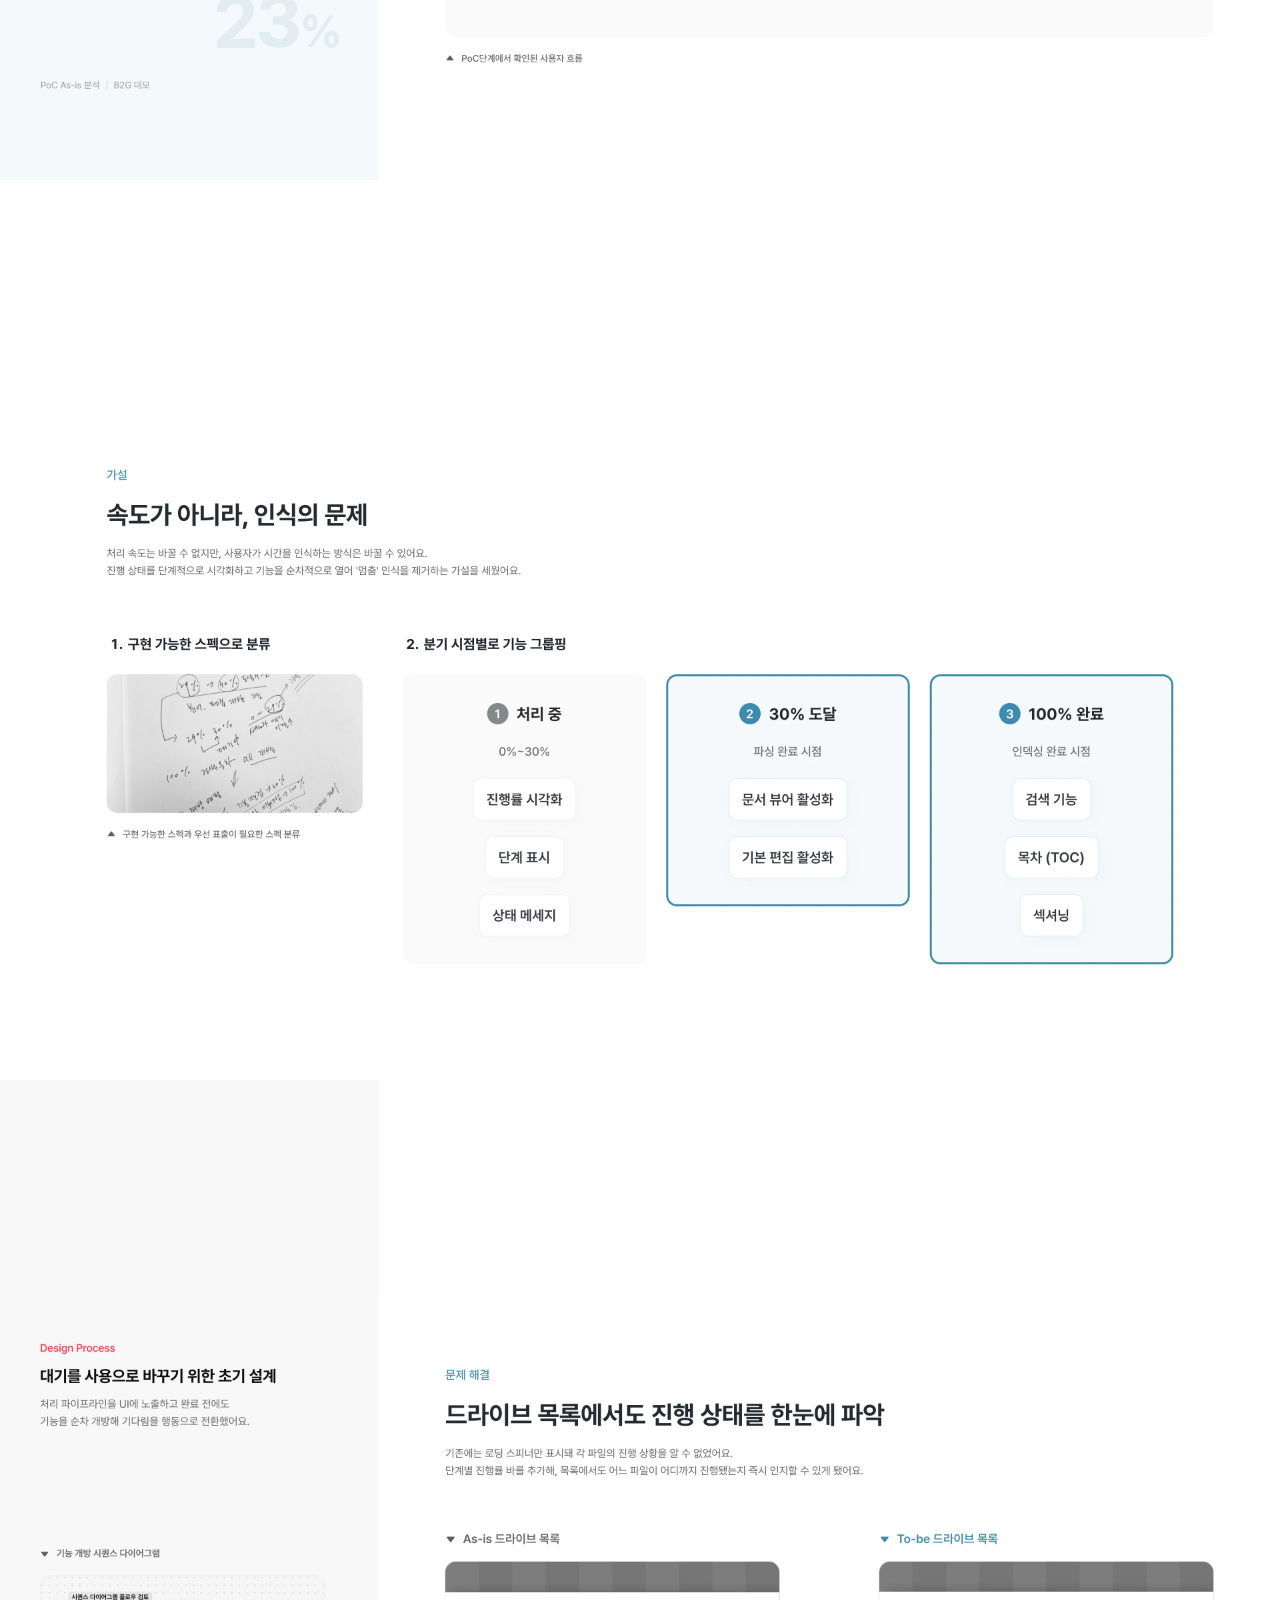
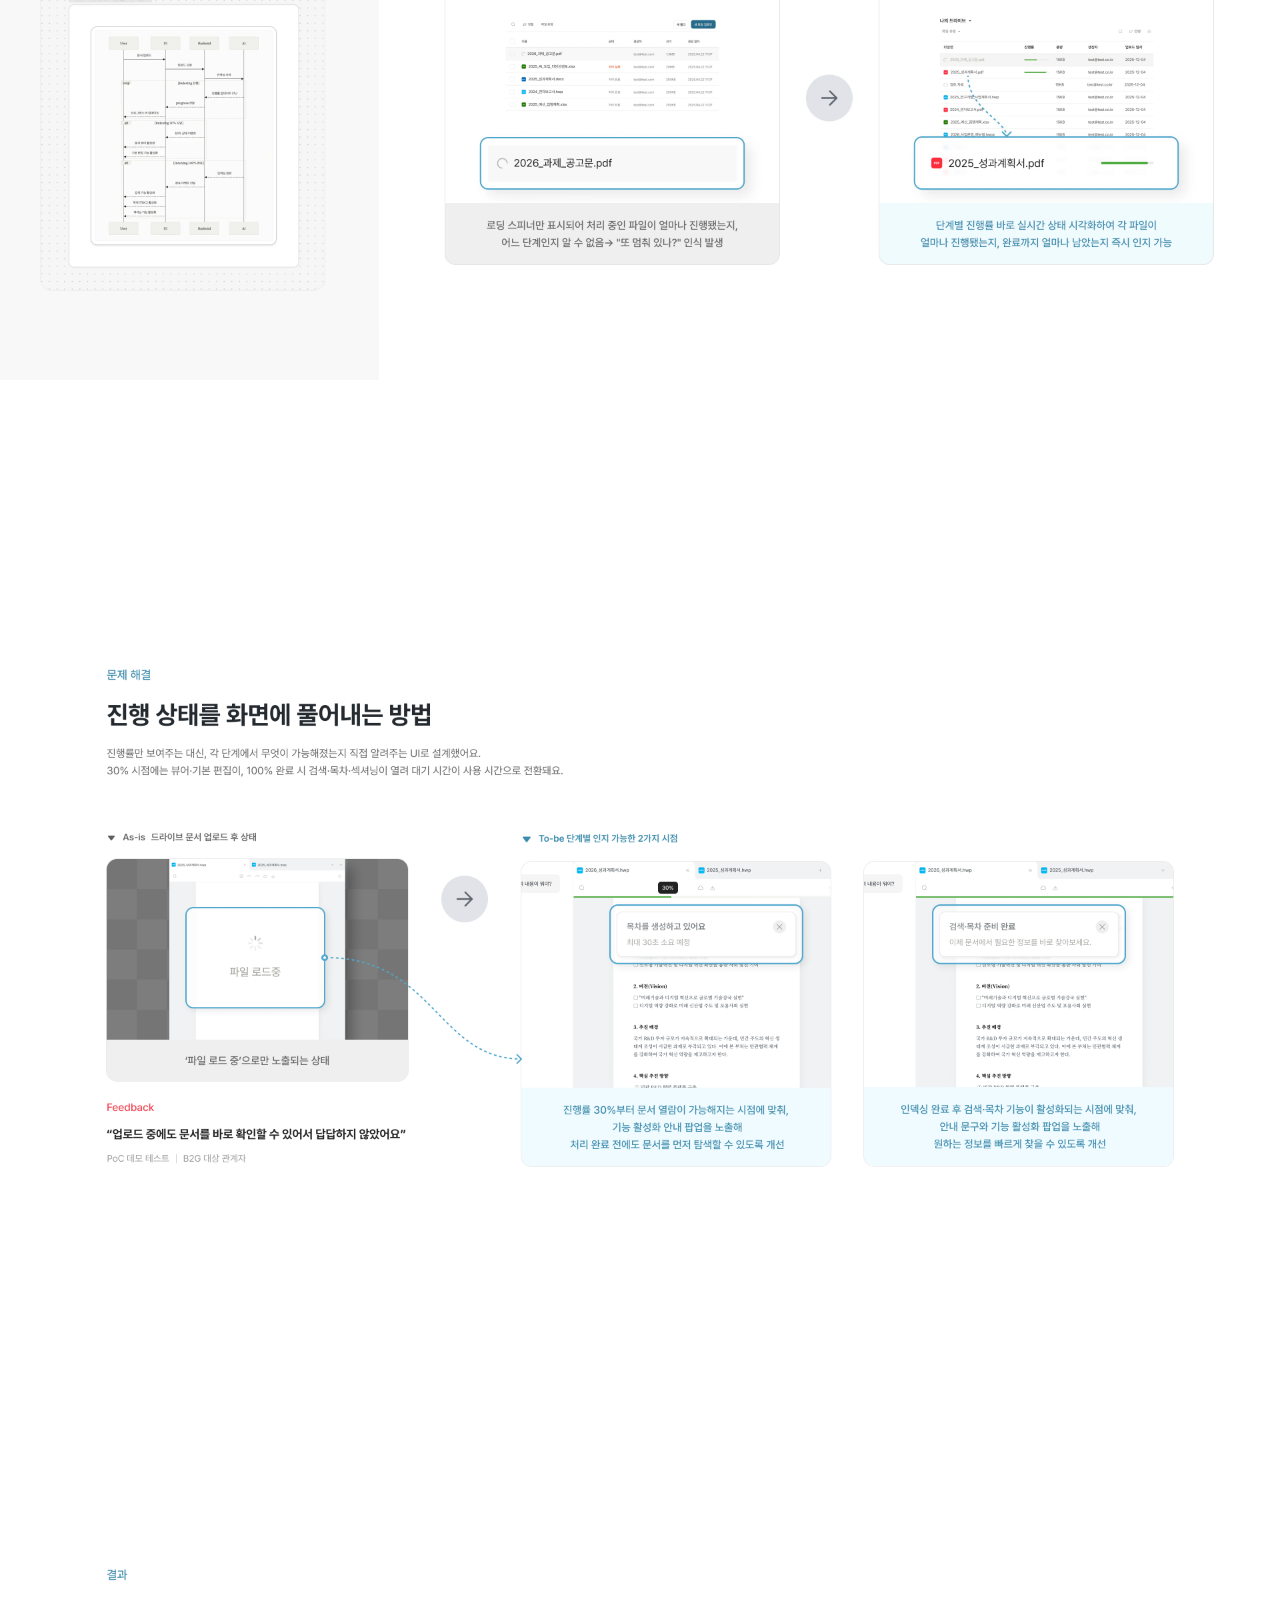
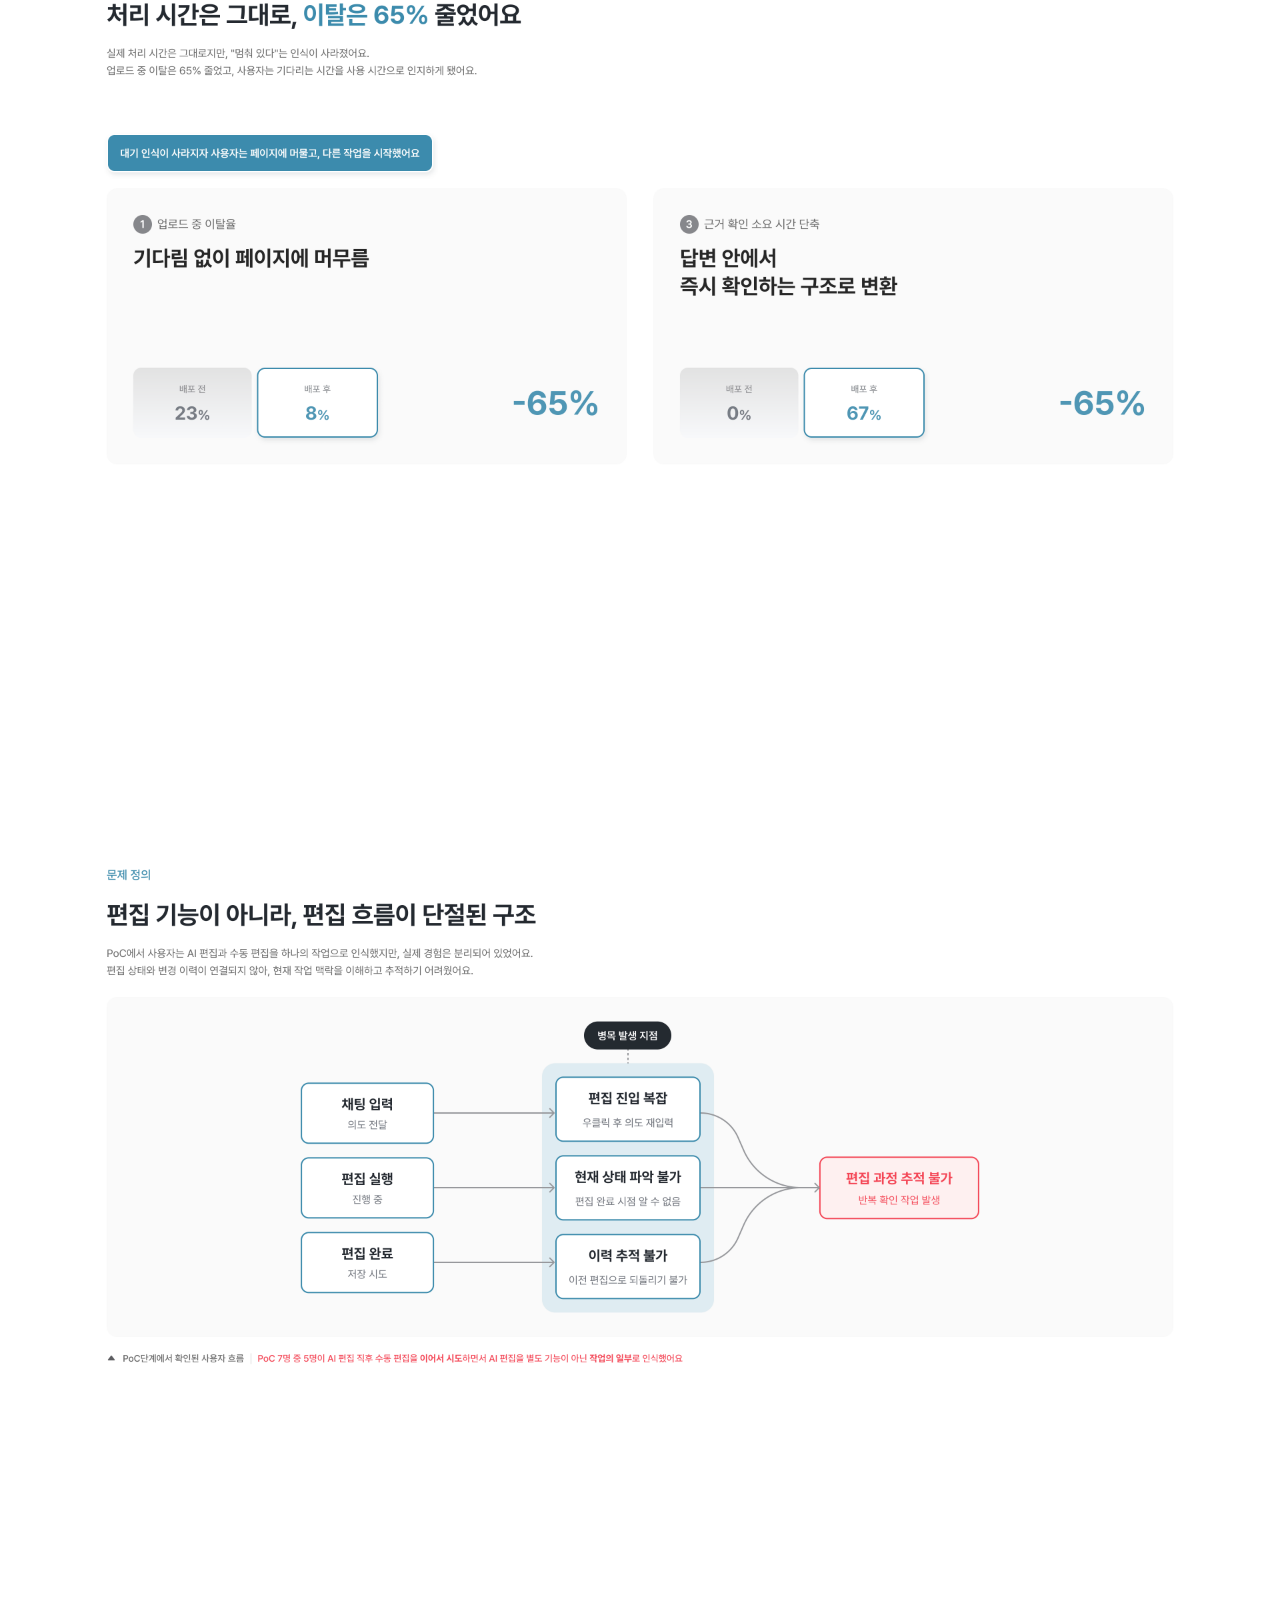
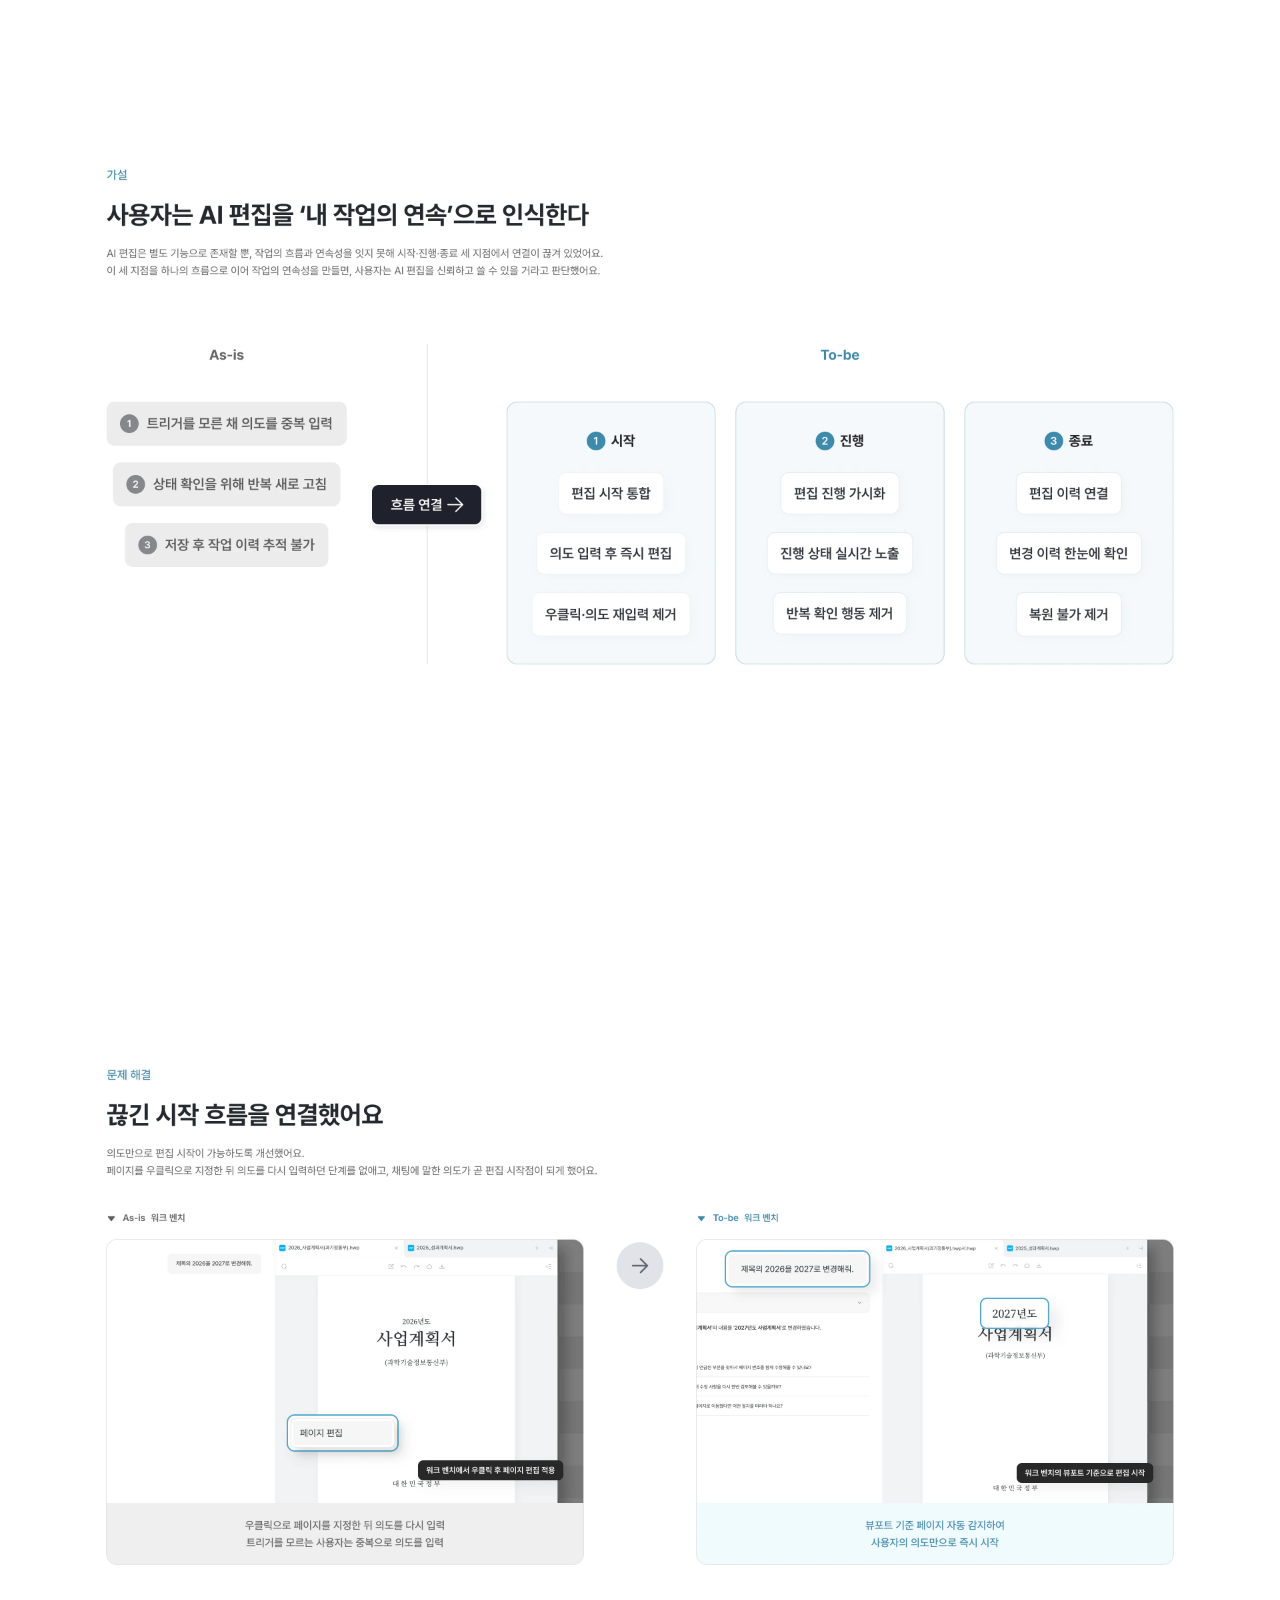
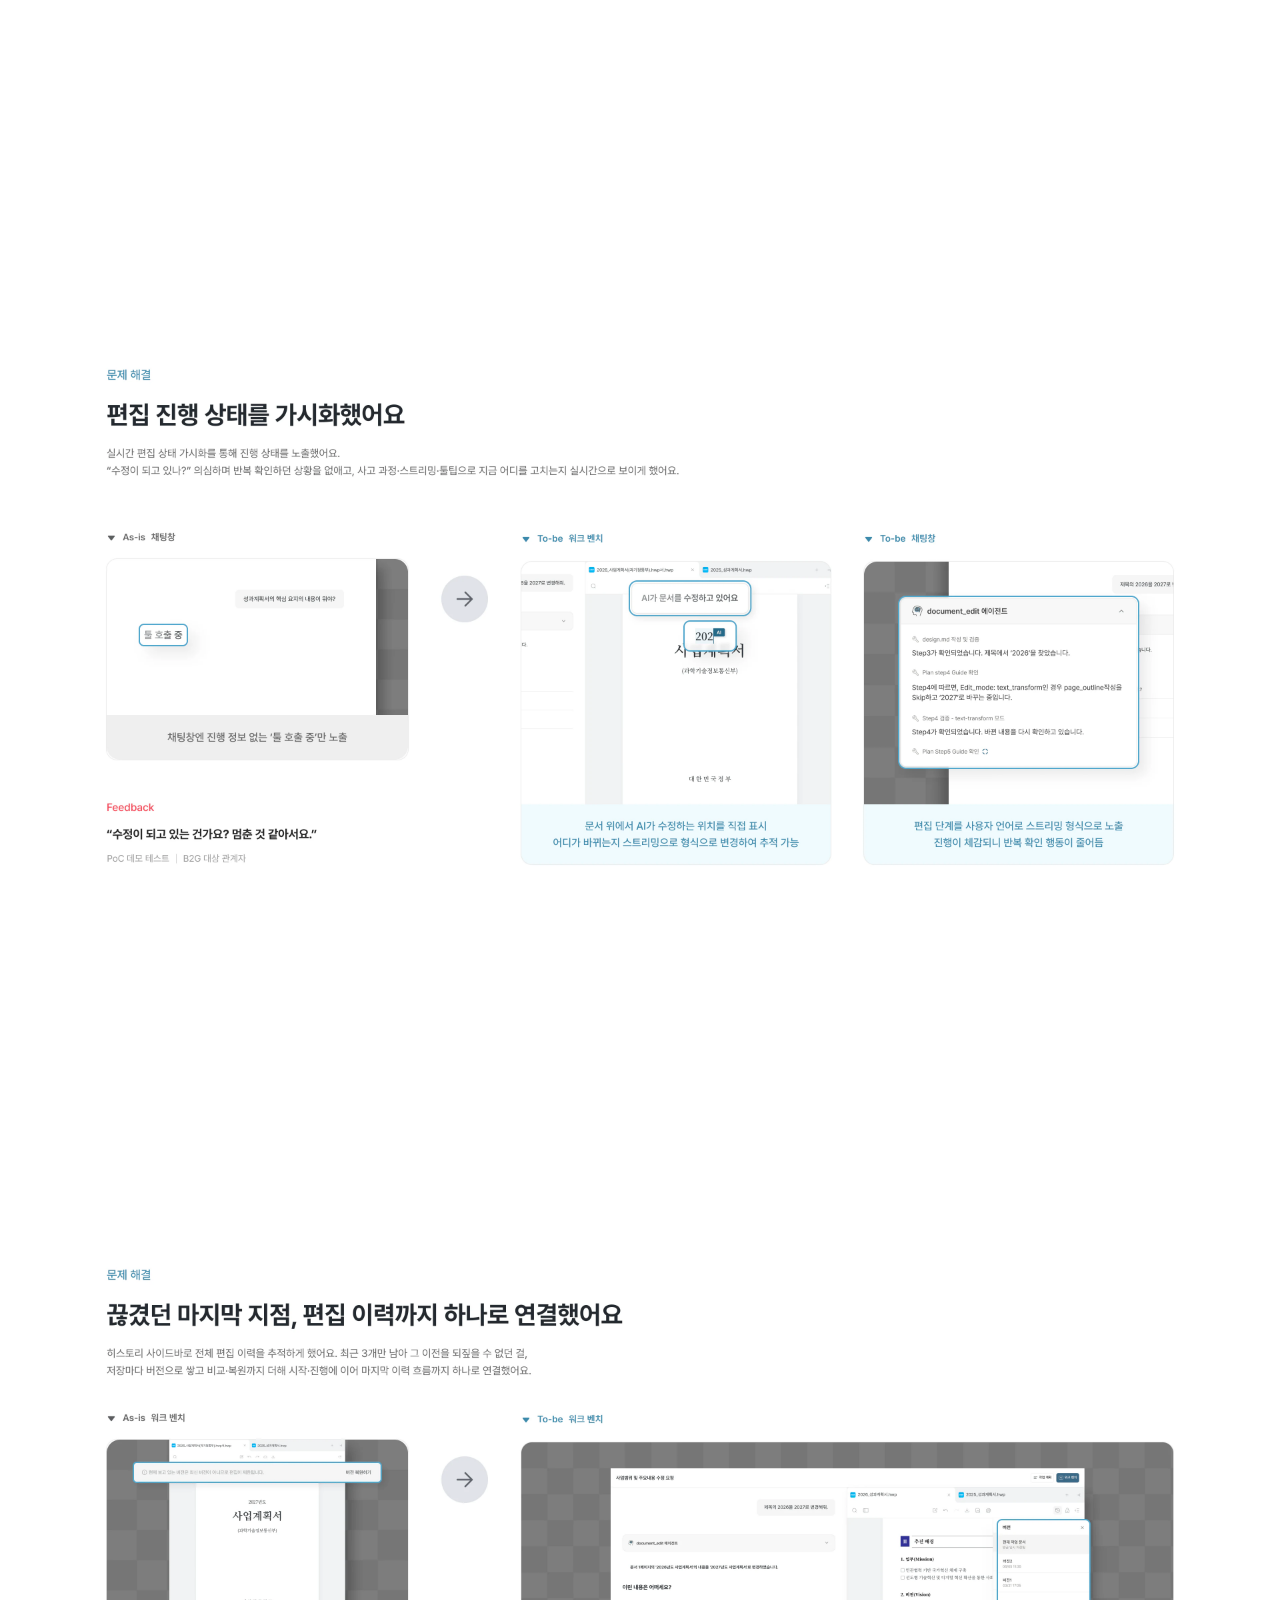
<file: case-ai-agent.html>
<!doctype html>
<html lang="ko">

<head>
  <meta charset="utf-8">
  <meta name="viewport" content="width=device-width, initial-scale=1">
  <title>AI 에이전트 | 신진희 포트폴리오</title>
  <meta name="description" content="문서 특화 AI 에이전트의 검증·대기·편집 흐름을 하나의 경험으로 잇고, 검증 액션 86% 감소와 편집 진입 27초→1초를 만든 사례.">

  <meta property="og:type" content="article">
  <meta property="og:title" content="AI 에이전트 · 신진희 UI/UX 디자이너">
  <meta property="og:description" content="문서 특화 AI 에이전트의 검증·대기·편집 흐름을 하나의 경험으로 잇고, 검증 액션 86% 감소와 편집 진입 27초→1초를 만든 사례.">
  <meta property="og:url" content="">
  <meta property="og:image" content="">
  <meta name="theme-color" content="#ffffff">

  <link rel="icon" href="./favicon.ico" sizes="32x32">
  <link rel="icon" href="./assets/img/favicon/favicon.svg" type="image/svg+xml">
  <link rel="apple-touch-icon" href="./assets/img/favicon/apple-touch-icon.png">

  <link rel="stylesheet" href="./assets/css/reset.css?v=142">
  <link rel="stylesheet" href="./assets/css/tokens.css?v=142">
  <link rel="stylesheet" href="./assets/css/layout.css?v=142">
  <link rel="stylesheet" href="./assets/css/components.css?v=142">
  <link rel="stylesheet" href="./assets/css/case.css?v=142">
</head>

<body>
  <a href="#main" class="sr-only">본문 바로가기</a>

  <header class="site-header" data-header>
    <div class="container site-header__inner">
      <a href="./index.html" class="site-header__logo" aria-label="SHINJINHEE 홈">
        <img src="./assets/img/logo.svg?v=4" alt="SHINJINHEE" width="193" height="24">
      </a>

      <nav class="gnb" aria-label="주요 메뉴">
        <a href="./work.html" aria-current="page">Work</a>
        <a href="./archive.html">Archive</a>
        <a href="./about.html">About</a>
        <a href="mailto:jinhee950617@gmail.com">Contact</a>
      </nav>

      <a href="./docs/portfolio.pdf" download="신진희_포트폴리오.pdf" class="btn btn--dark btn--w173">
        포트폴리오 다운로드
        <svg width="16" height="16" viewBox="0 0 16 16" fill="none" aria-hidden="true">
          <g stroke="currentColor" stroke-width="1.33333" stroke-linecap="round" stroke-linejoin="round">
            <path d="M8 11.3333V2" />
            <path d="M4 7.33333L8 11.3333L12 7.33333" />
            <path d="M12.6667 14H3.33333" />
          </g>
        </svg>
      </a>

      <button type="button" class="nav-toggle" data-nav-toggle aria-expanded="false" aria-label="메뉴 열기">
        <span></span>
      </button>
    </div>
  </header>

  <main id="main" style="--sec-accent:#5b7cfa">
    <!-- ===================== 히어로 ===================== -->
    <section class="case-hero case-hero--ai case-hero--stage is-middle" aria-labelledby="case-title">
      <div class="case-hero__inner">
        <h1 class="case-hero__title" id="case-title" style="--ty:186.5;--tw:582">AI 에이전트의 단절된 작업 흐름<br>하나의 경험으로 재설계</h1>
        <div class="case-hero__block" style="--by:359.5;--lw:600">
          <p class="case-hero__label">목표</p>
          <p class="case-hero__value">사용자가 작업 흐름의 단절을 식별하고 통합된 UX로 재설계</p>
        </div>
        <div class="case-hero__block" style="--by:476.5;--lw:600">
          <p class="case-hero__label">결과</p>
          <ul class="case-hero__list">
          <li>제품 정식 출시 및 고도화 결정</li>
          <li>GS 인증 1등급</li>
          <li>3개의 핵심 흐름의 단절 지점 발굴 및 개선</li>
          </ul>
        </div>
        <div class="case-hero__block" style="--by:661.5;--lw:700">
          <p class="case-hero__label">키워드</p>
          <div class="case-hero__tags">
          <span class="case-chip">LLM</span>
          <span class="case-chip">Saas</span>
          <span class="case-chip">AI</span>
          <span class="case-chip">Agent</span>
          <span class="case-chip">Enterprise</span>
          <span class="case-chip">B2G</span>
          </div>
        </div>

        <!-- 오른쪽 그림 — 좌표·크기 전부 시안 값 그대로 -->
        <div class="case-hero__blob" style="--ax:819;--ay:-307;--aw:1303;--ah:782;--blob:#e1f5fa"></div>
        <div class="case-hero__blob" style="--ax:260;--ay:665;--aw:1256;--ah:662;--blob:#e8f0fb"></div>
        <div class="case-hero__art" style="--ax:981;--ay:143;--aw:939;--ah:652"><picture><source srcset="./assets/img/case/ai-hero.webp?v=142" type="image/webp"><img src="./assets/img/case/ai-hero.png?v=142" alt="" loading="eager" fetchpriority="high"></picture></div>
        <div class="case-hero__art" style="--ax:1408.5;--ay:98.5;--aw:128.33;--ah:98.33;filter:drop-shadow(calc(10*var(--u)) calc(10*var(--u)) calc(18*var(--u)) rgb(10 35 45 / 13.5%))"><picture><source srcset="./assets/img/case/ai-badge-b2b.webp?v=142" type="image/webp"><img src="./assets/img/case/ai-badge-b2b.png?v=142" alt="" loading="eager" fetchpriority="high"></picture></div>
        <div class="case-hero__art" style="--ax:950.5;--ay:249.5;--aw:168.33;--ah:98.33;filter:drop-shadow(calc(10*var(--u)) calc(10*var(--u)) calc(18*var(--u)) rgb(10 35 45 / 13.5%))"><picture><source srcset="./assets/img/case/ai-badge-ent.webp?v=142" type="image/webp"><img src="./assets/img/case/ai-badge-ent.png?v=142" alt="" loading="eager" fetchpriority="high"></picture></div>
        <div class="case-hero__art" style="--ax:889.5;--ay:373.5;--aw:129.33;--ah:98.33;filter:drop-shadow(calc(10*var(--u)) calc(10*var(--u)) calc(18*var(--u)) rgb(10 35 45 / 13.5%))"><picture><source srcset="./assets/img/case/ai-badge-b2g.webp?v=142" type="image/webp"><img src="./assets/img/case/ai-badge-b2g.png?v=142" alt="" loading="eager" fetchpriority="high"></picture></div>
        <div class="case-hero__art" style="--ax:1079.5;--ay:450.5;--aw:129.33;--ah:98.33;filter:drop-shadow(calc(10*var(--u)) calc(10*var(--u)) calc(18*var(--u)) rgb(10 35 45 / 13.5%))"><picture><source srcset="./assets/img/case/ai-badge-b2c.webp?v=142" type="image/webp"><img src="./assets/img/case/ai-badge-b2c.png?v=142" alt="" loading="eager" fetchpriority="high"></picture></div>
      </div>
    </section>

    <!-- ===================== 섹션 탭 ===================== -->
    <nav class="case-tabs" aria-label="섹션 바로가기" data-case-tabs>
      <div class="container">
        <div class="case-tabs__list">
          <a href="#about" aria-current="true">제품 소개</a>
          <a href="#painpoint">페인포인트</a>
          <a href="#background">배경</a>
          <a href="#case1">첫번째 문제 정의-가설-해결-결과</a>
          <a href="#case2">두번째 문제 정의-가설-해결-결과</a>
          <a href="#case3">세번째 문제 정의-가설-해결-결과</a>
        </div>
      </div>
    </nav>

    <!-- ===================== 본문 섹션 ===================== -->
    <section class="case-section case-section--shot" id="about" aria-labelledby="d9-s1-t" style="--sec-bg:#FFFFFF">
      <div class="case-section__inner">
        <h2 class="sr-only" id="d9-s1-t">About ZEPHY — ZEPHY - LLM 기반 문서 특화 에이전트</h2>
        <picture><source srcset="./assets/img/case/sec/ai-1.webp?v=142" type="image/webp"><img
          class="case-shot" src="./assets/img/case/sec/ai-1.png?v=142"
          alt="About ZEPHY — ZEPHY - LLM 기반 문서 특화 에이전트" loading="lazy" width="1920" height="948"></picture>
      </div>
    </section>

    <section class="case-section case-section--shot" id="painpoint" aria-labelledby="d9-s2-t" style="--sec-bg:#FFFFFF">
      <div class="case-section__inner">
        <h2 class="sr-only" id="d9-s2-t">Painpoint — 늘어난 기능, 이어지지 않는 작업</h2>
        <picture><source srcset="./assets/img/case/sec/ai-2.webp?v=142" type="image/webp"><img
          class="case-shot" src="./assets/img/case/sec/ai-2.png?v=142"
          alt="Painpoint — 늘어난 기능, 이어지지 않는 작업" loading="lazy" width="1920" height="948"></picture>
      </div>
    </section>

    <section class="case-section case-section--shot" id="background" aria-labelledby="d9-s3-t" style="--sec-bg:#F9F9FB">
      <div class="case-section__inner">
        <h2 class="sr-only" id="d9-s3-t">Background — PoC UT를 통해 수집된 에이전트 기능의 문제점</h2>
        <picture><source srcset="./assets/img/case/sec/ai-3.webp?v=142" type="image/webp"><img
          class="case-shot" src="./assets/img/case/sec/ai-3.png?v=142"
          alt="Background — PoC UT를 통해 수집된 에이전트 기능의 문제점" loading="lazy" width="1920" height="948"></picture>
      </div>
    </section>

    <section class="case-section case-section--shot" id="case1" aria-labelledby="d9-s4-t" style="--sec-bg:#FFFFFF">
      <div class="case-section__inner">
        <h2 class="sr-only" id="d9-s4-t">문제 정의 — 이 답변, 믿고 써도 되는 걸까요?</h2>
        <picture><source srcset="./assets/img/case/sec/ai-4.webp?v=142" type="image/webp"><img
          class="case-shot" src="./assets/img/case/sec/ai-4.png?v=142"
          alt="문제 정의 — 이 답변, 믿고 써도 되는 걸까요?" loading="lazy" width="1920" height="948"></picture>
      </div>
    </section>

    <section class="case-section case-section--shot" aria-labelledby="d9-s5-t" style="--sec-bg:#FFFFFF">
      <div class="case-section__inner">
        <h2 class="sr-only" id="d9-s5-t">가설 — 존재하는 근거, 연결되지 않는 구조</h2>
        <picture><source srcset="./assets/img/case/sec/ai-5.webp?v=142" type="image/webp"><img
          class="case-shot" src="./assets/img/case/sec/ai-5.png?v=142"
          alt="가설 — 존재하는 근거, 연결되지 않는 구조" loading="lazy" width="1920" height="948"></picture>
      </div>
    </section>

    <section class="case-section case-section--shot" aria-labelledby="d9-s6-t" style="--sec-bg:linear-gradient(90deg,#F4F9FC 0 34.77%,#FFFFFF 34.77%)">
      <div class="case-section__inner">
        <h2 class="sr-only" id="d9-s6-t">User Voice — 답변의 출처 문서를 바로 확인하고 싶은 니즈</h2>
        <picture><source srcset="./assets/img/case/sec/ai-6.webp?v=142" type="image/webp"><img
          class="case-shot" src="./assets/img/case/sec/ai-6.png?v=142"
          alt="User Voice — 답변의 출처 문서를 바로 확인하고 싶은 니즈" loading="lazy" width="1920" height="948"></picture>
      </div>
    </section>

    <section class="case-section case-section--shot" aria-labelledby="d9-s7-t" style="--sec-bg:#FFFFFF">
      <div class="case-section__inner">
        <h2 class="sr-only" id="d9-s7-t">결과 — 검증 액션은 86% 줄고, 문서 탐색은 98% 감소했어요</h2>
        <picture><source srcset="./assets/img/case/sec/ai-7.webp?v=142" type="image/webp"><img
          class="case-shot" src="./assets/img/case/sec/ai-7.png?v=142"
          alt="결과 — 검증 액션은 86% 줄고, 문서 탐색은 98% 감소했어요" loading="lazy" width="1920" height="948"></picture>
      </div>
    </section>

    <section class="case-section case-section--shot" id="case2" aria-labelledby="d9-s8-t" style="--sec-bg:linear-gradient(90deg,#F4F9FC 0 29.56%,#FFFFFF 29.56%)">
      <div class="case-section__inner">
        <h2 class="sr-only" id="d9-s8-t">User Voice — 처리 시간 동안 사용할 수 있는 기능</h2>
        <picture><source srcset="./assets/img/case/sec/ai-8.webp?v=142" type="image/webp"><img
          class="case-shot" src="./assets/img/case/sec/ai-8.png?v=142"
          alt="User Voice — 처리 시간 동안 사용할 수 있는 기능" loading="lazy" width="1920" height="948"></picture>
      </div>
    </section>

    <section class="case-section case-section--shot" aria-labelledby="d9-s9-t" style="--sec-bg:#FFFFFF">
      <div class="case-section__inner">
        <h2 class="sr-only" id="d9-s9-t">가설 — 속도가 아니라, 인식의 문제</h2>
        <picture><source srcset="./assets/img/case/sec/ai-9.webp?v=142" type="image/webp"><img
          class="case-shot" src="./assets/img/case/sec/ai-9.png?v=142"
          alt="가설 — 속도가 아니라, 인식의 문제" loading="lazy" width="1920" height="948"></picture>
      </div>
    </section>

    <section class="case-section case-section--shot" aria-labelledby="d9-s10-t" style="--sec-bg:#FFFFFF">
      <div class="case-section__inner">
        <h2 class="sr-only" id="d9-s10-t">Design Process — 대기를 사용으로 바꾸기 위한 초기 설계</h2>
        <picture><source srcset="./assets/img/case/sec/ai-10.webp?v=142" type="image/webp"><img
          class="case-shot" src="./assets/img/case/sec/ai-10.png?v=142"
          alt="Design Process — 대기를 사용으로 바꾸기 위한 초기 설계" loading="lazy" width="1920" height="948"></picture>
      </div>
    </section>

    <section class="case-section case-section--shot" aria-labelledby="d9-s11-t" style="--sec-bg:#FFFFFF">
      <div class="case-section__inner">
        <h2 class="sr-only" id="d9-s11-t">문제 해결 — 진행 상태를 화면에 풀어내는 방법</h2>
        <picture><source srcset="./assets/img/case/sec/ai-11.webp?v=142" type="image/webp"><img
          class="case-shot" src="./assets/img/case/sec/ai-11.png?v=142"
          alt="문제 해결 — 진행 상태를 화면에 풀어내는 방법" loading="lazy" width="1920" height="948"></picture>
      </div>
    </section>

    <section class="case-section case-section--shot" aria-labelledby="d9-s12-t" style="--sec-bg:#FFFFFF">
      <div class="case-section__inner">
        <h2 class="sr-only" id="d9-s12-t">결과 — 처리 시간은 그대로, 이탈은 65% 줄었어요</h2>
        <picture><source srcset="./assets/img/case/sec/ai-12.webp?v=142" type="image/webp"><img
          class="case-shot" src="./assets/img/case/sec/ai-12.png?v=142"
          alt="결과 — 처리 시간은 그대로, 이탈은 65% 줄었어요" loading="lazy" width="1920" height="948"></picture>
      </div>
    </section>

    <section class="case-section case-section--shot" id="case3" aria-labelledby="d9-s13-t" style="--sec-bg:#FFFFFF">
      <div class="case-section__inner">
        <h2 class="sr-only" id="d9-s13-t">문제 정의 — 편집 기능이 아니라, 편집 흐름이 단절된 구조</h2>
        <picture><source srcset="./assets/img/case/sec/ai-13.webp?v=142" type="image/webp"><img
          class="case-shot" src="./assets/img/case/sec/ai-13.png?v=142"
          alt="문제 정의 — 편집 기능이 아니라, 편집 흐름이 단절된 구조" loading="lazy" width="1920" height="948"></picture>
      </div>
    </section>

    <section class="case-section case-section--shot" aria-labelledby="d9-s14-t" style="--sec-bg:#FFFFFF">
      <div class="case-section__inner">
        <h2 class="sr-only" id="d9-s14-t">가설 — 사용자는 AI 편집을 ‘내 작업의 연속’으로 인식한다</h2>
        <picture><source srcset="./assets/img/case/sec/ai-14.webp?v=142" type="image/webp"><img
          class="case-shot" src="./assets/img/case/sec/ai-14.png?v=142"
          alt="가설 — 사용자는 AI 편집을 ‘내 작업의 연속’으로 인식한다" loading="lazy" width="1920" height="948"></picture>
      </div>
    </section>

    <section class="case-section case-section--shot" aria-labelledby="d9-s15-t" style="--sec-bg:#FFFFFF">
      <div class="case-section__inner">
        <h2 class="sr-only" id="d9-s15-t">문제 해결 — 끊긴 시작 흐름을 연결했어요</h2>
        <picture><source srcset="./assets/img/case/sec/ai-15.webp?v=142" type="image/webp"><img
          class="case-shot" src="./assets/img/case/sec/ai-15.png?v=142"
          alt="문제 해결 — 끊긴 시작 흐름을 연결했어요" loading="lazy" width="1920" height="948"></picture>
      </div>
    </section>

    <section class="case-section case-section--shot" aria-labelledby="d9-s16-t" style="--sec-bg:#FFFFFF">
      <div class="case-section__inner">
        <h2 class="sr-only" id="d9-s16-t">문제 해결 — 편집 진행 상태를 가시화했어요</h2>
        <picture><source srcset="./assets/img/case/sec/ai-16.webp?v=142" type="image/webp"><img
          class="case-shot" src="./assets/img/case/sec/ai-16.png?v=142"
          alt="문제 해결 — 편집 진행 상태를 가시화했어요" loading="lazy" width="1920" height="948"></picture>
      </div>
    </section>

    <section class="case-section case-section--shot" aria-labelledby="d9-s17-t" style="--sec-bg:#FFFFFF">
      <div class="case-section__inner">
        <h2 class="sr-only" id="d9-s17-t">문제 해결 — 끊겼던 마지막 지점, 편집 이력까지 하나로 연결했어요</h2>
        <picture><source srcset="./assets/img/case/sec/ai-17.webp?v=142" type="image/webp"><img
          class="case-shot" src="./assets/img/case/sec/ai-17.png?v=142"
          alt="문제 해결 — 끊겼던 마지막 지점, 편집 이력까지 하나로 연결했어요" loading="lazy" width="1920" height="948"></picture>
      </div>
    </section>

    <section class="case-section case-section--shot" aria-labelledby="d9-s18-t" style="--sec-bg:#FFFFFF">
      <div class="case-section__inner">
        <h2 class="sr-only" id="d9-s18-t">결과 — 끊긴 편집 흐름을 하나로 연결해, 편집 진입은 27초 → 1초로 단축됐어요</h2>
        <picture><source srcset="./assets/img/case/sec/ai-18.webp?v=142" type="image/webp"><img
          class="case-shot" src="./assets/img/case/sec/ai-18.png?v=142"
          alt="결과 — 끊긴 편집 흐름을 하나로 연결해, 편집 진입은 27초 → 1초로 단축됐어요" loading="lazy" width="1920" height="948"></picture>
      </div>
    </section>

    <!-- ===================== 이전 / 다음 ===================== -->
    <nav class="case-nav container" aria-label="다른 작업">
      <a class="case-nav__item" href="./case-design-token.html">
        <span class="case-nav__dir">Prev</span>
        <span class="case-nav__title">반복 전달을 없앤 디자인 토큰 스타일 기준</span>
      </a>
      <a class="case-nav__item case-nav__item--next" href="./case-kiosk.html">
        <span class="case-nav__dir">Next</span>
        <span class="case-nav__title">키오스크의 터치 프로세스 사용성 개선</span>
      </a>
    </nav>
  </main>

  <footer class="site-footer" id="contact">
    <div class="container">
      <div class="site-footer__box">
        <a href="#main" class="to-top" data-to-top>
          <svg class="to-top__shape" viewBox="0 0 364 57" fill="none" aria-hidden="true" preserveAspectRatio="none">
            <path
              d="M364 57V36.85C364 16.5 353.25 0 339.99 0H47.34C40.52 0 34.02 4.45 29.46 12.25L14.78 37.38C10.91 43.99 5.65999 48.18 -0.0100098 49.31H349.32C354.85 49.31 359.94 52.18 363.99 57H364Z"
              fill="currentColor" />
          </svg>
          <span class="to-top__label">
            Back to the Top
            <svg width="14" height="14" viewBox="0 0 14 14" fill="none" aria-hidden="true">
              <path d="M7 11V3m0 0L3.5 6.5M7 3l3.5 3.5" stroke="currentColor" stroke-width="1.4"
                stroke-linecap="round" stroke-linejoin="round" />
            </svg>
          </span>
        </a>

        <h2 class="site-footer__title">
          <a href="mailto:jinhee950617@gmail.com" class="link-display link-display--invert">Work with me</a>
        </h2>

        <div class="site-footer__bottom">
          <p class="site-footer__links">
            <a href="./docs/resume.pdf" download="신진희_경력기술서.pdf">경력기술서 다운로드</a>
            <a href="./docs/portfolio.pdf" download="신진희_포트폴리오.pdf">포트폴리오 다운로드</a>
          </p>
          <p><small>SHINJINHEE &copy; 2026</small></p>
        </div>
      </div>
    </div>
  </footer>

  <script src="./assets/js/main.js?v=142"></script>
</body>

</html>
</file>
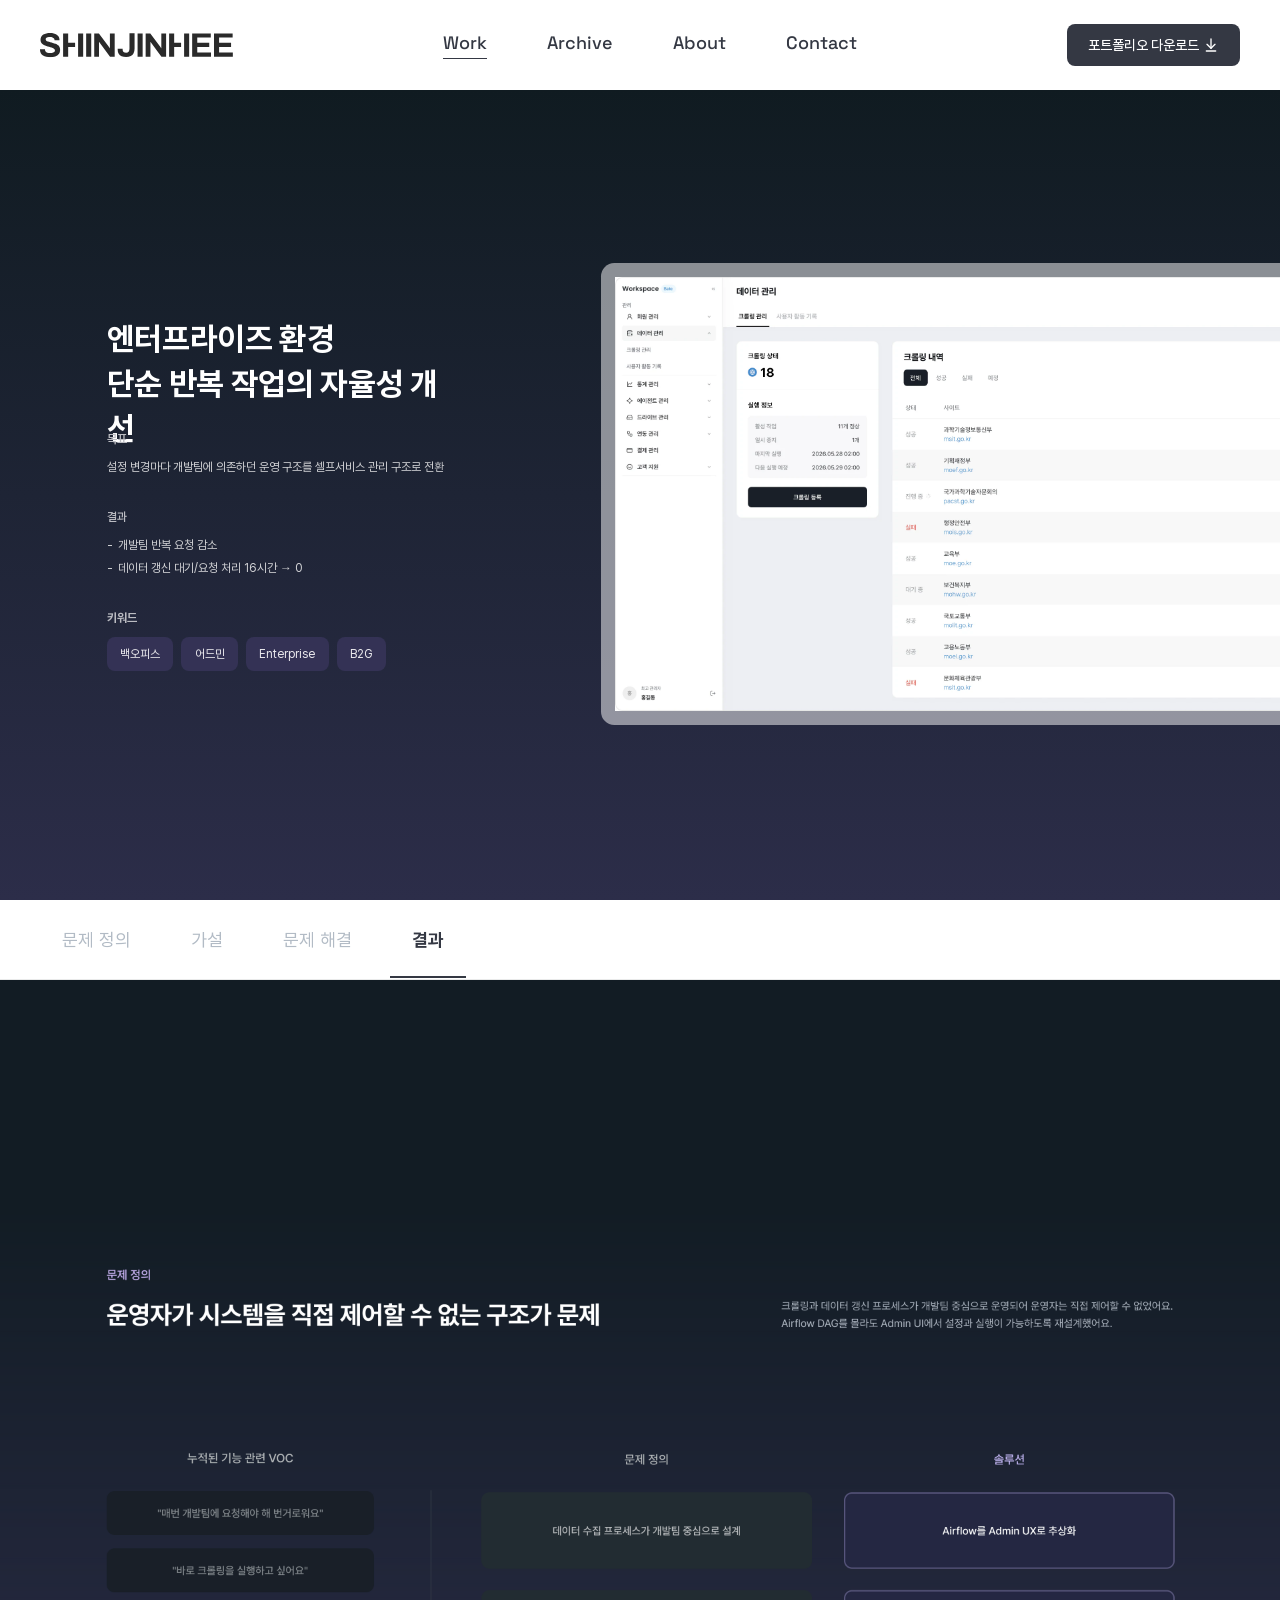
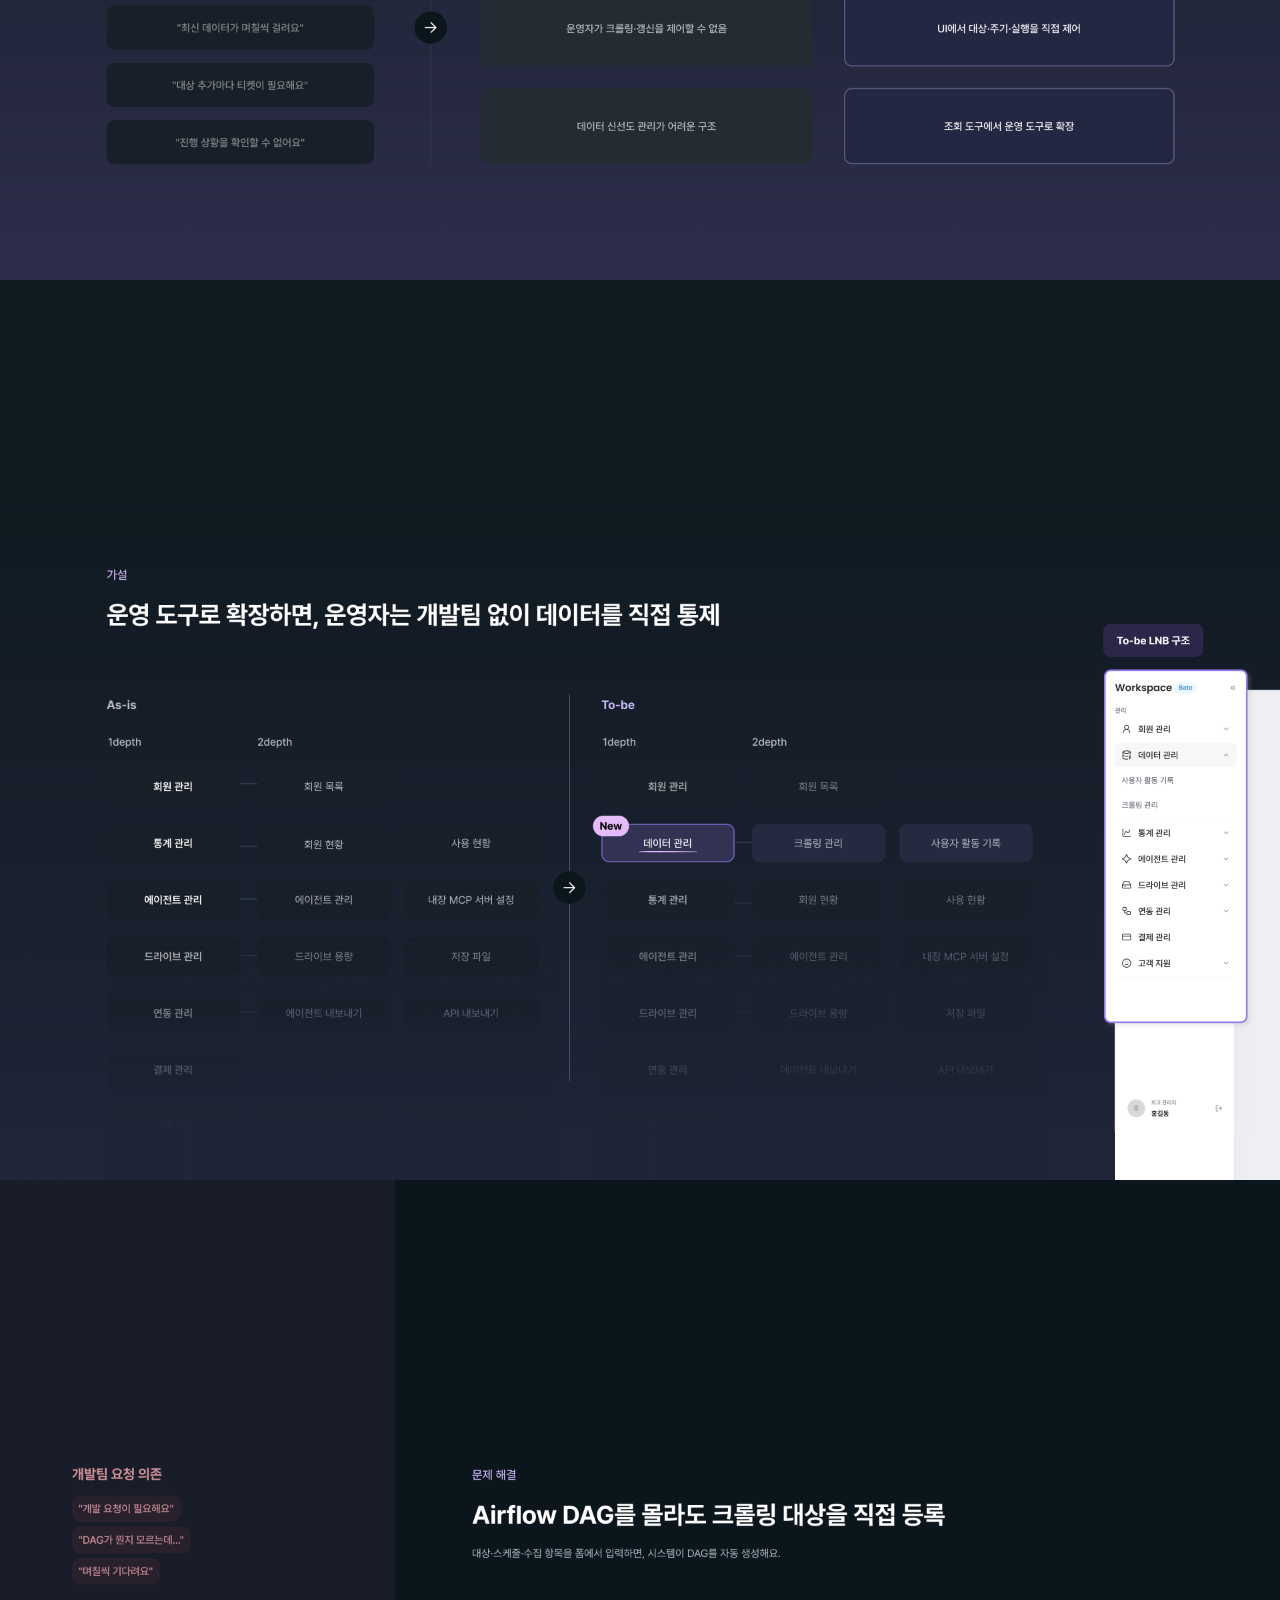
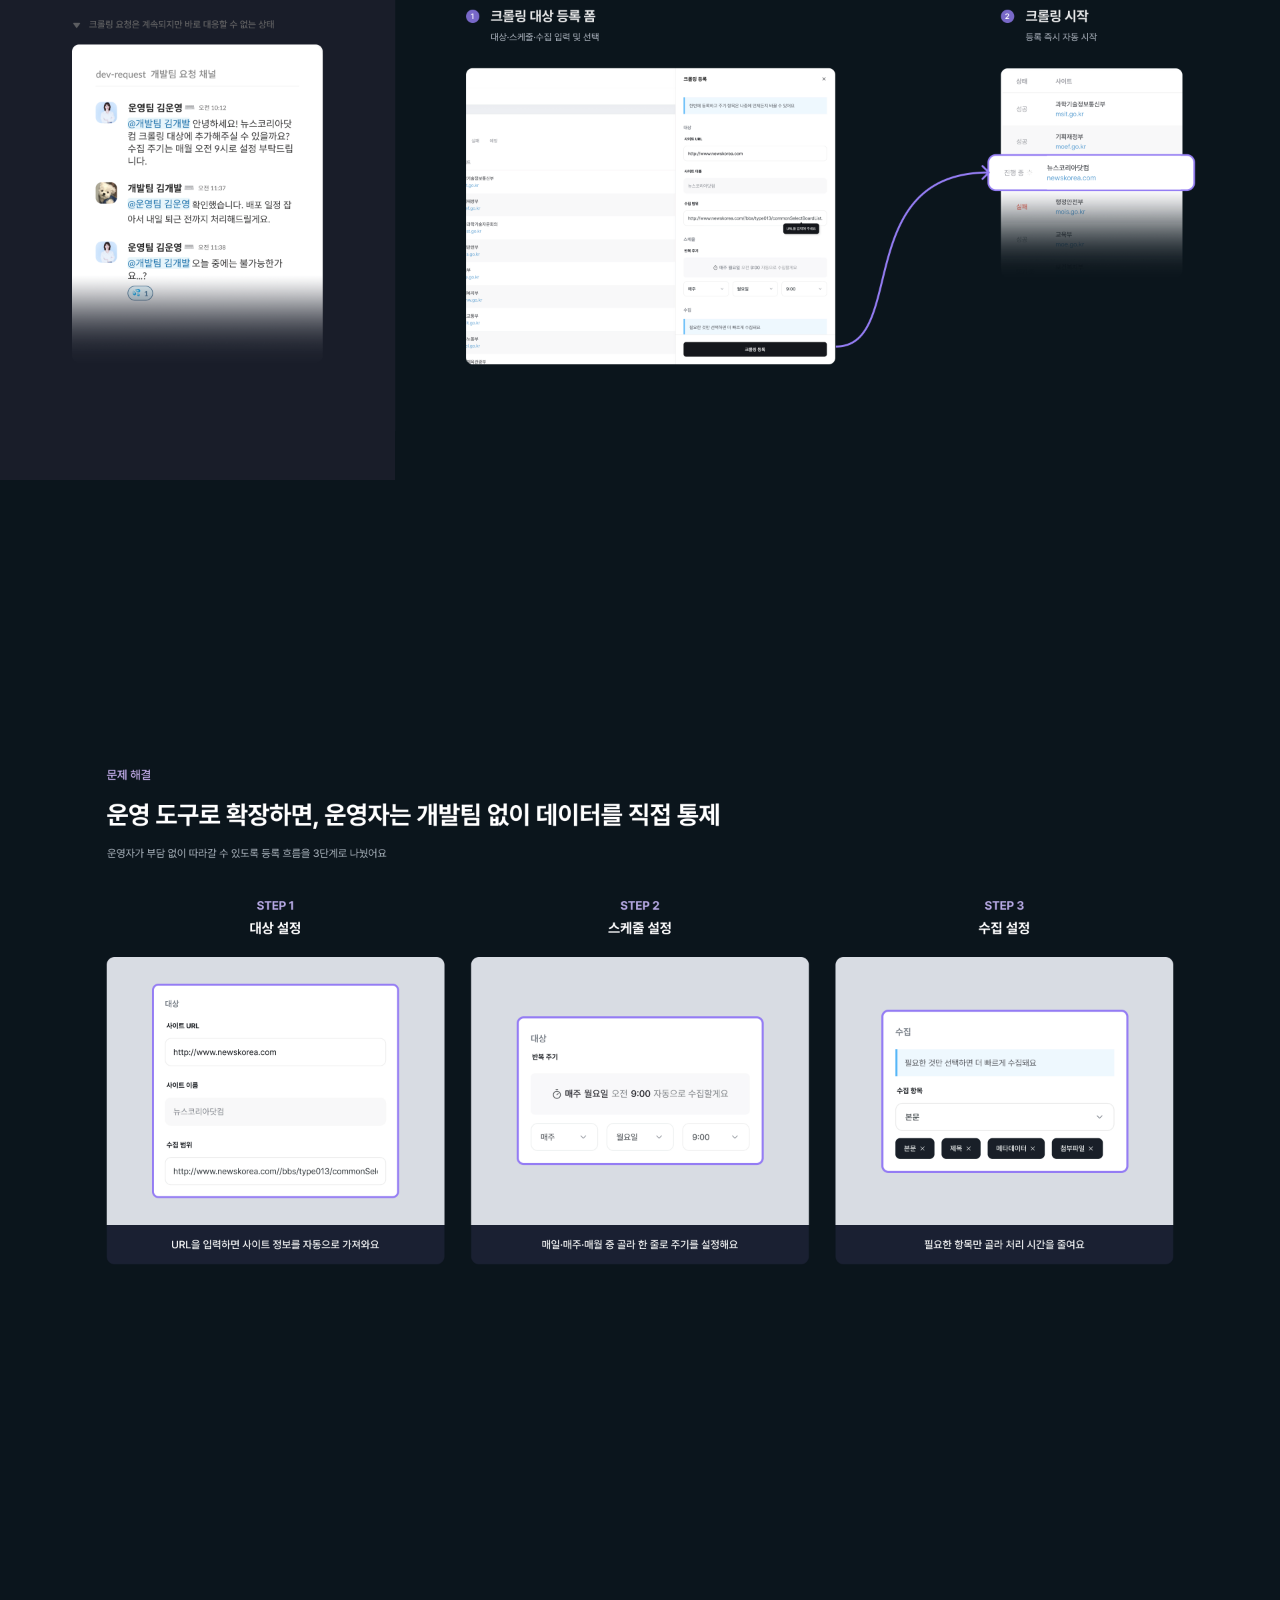
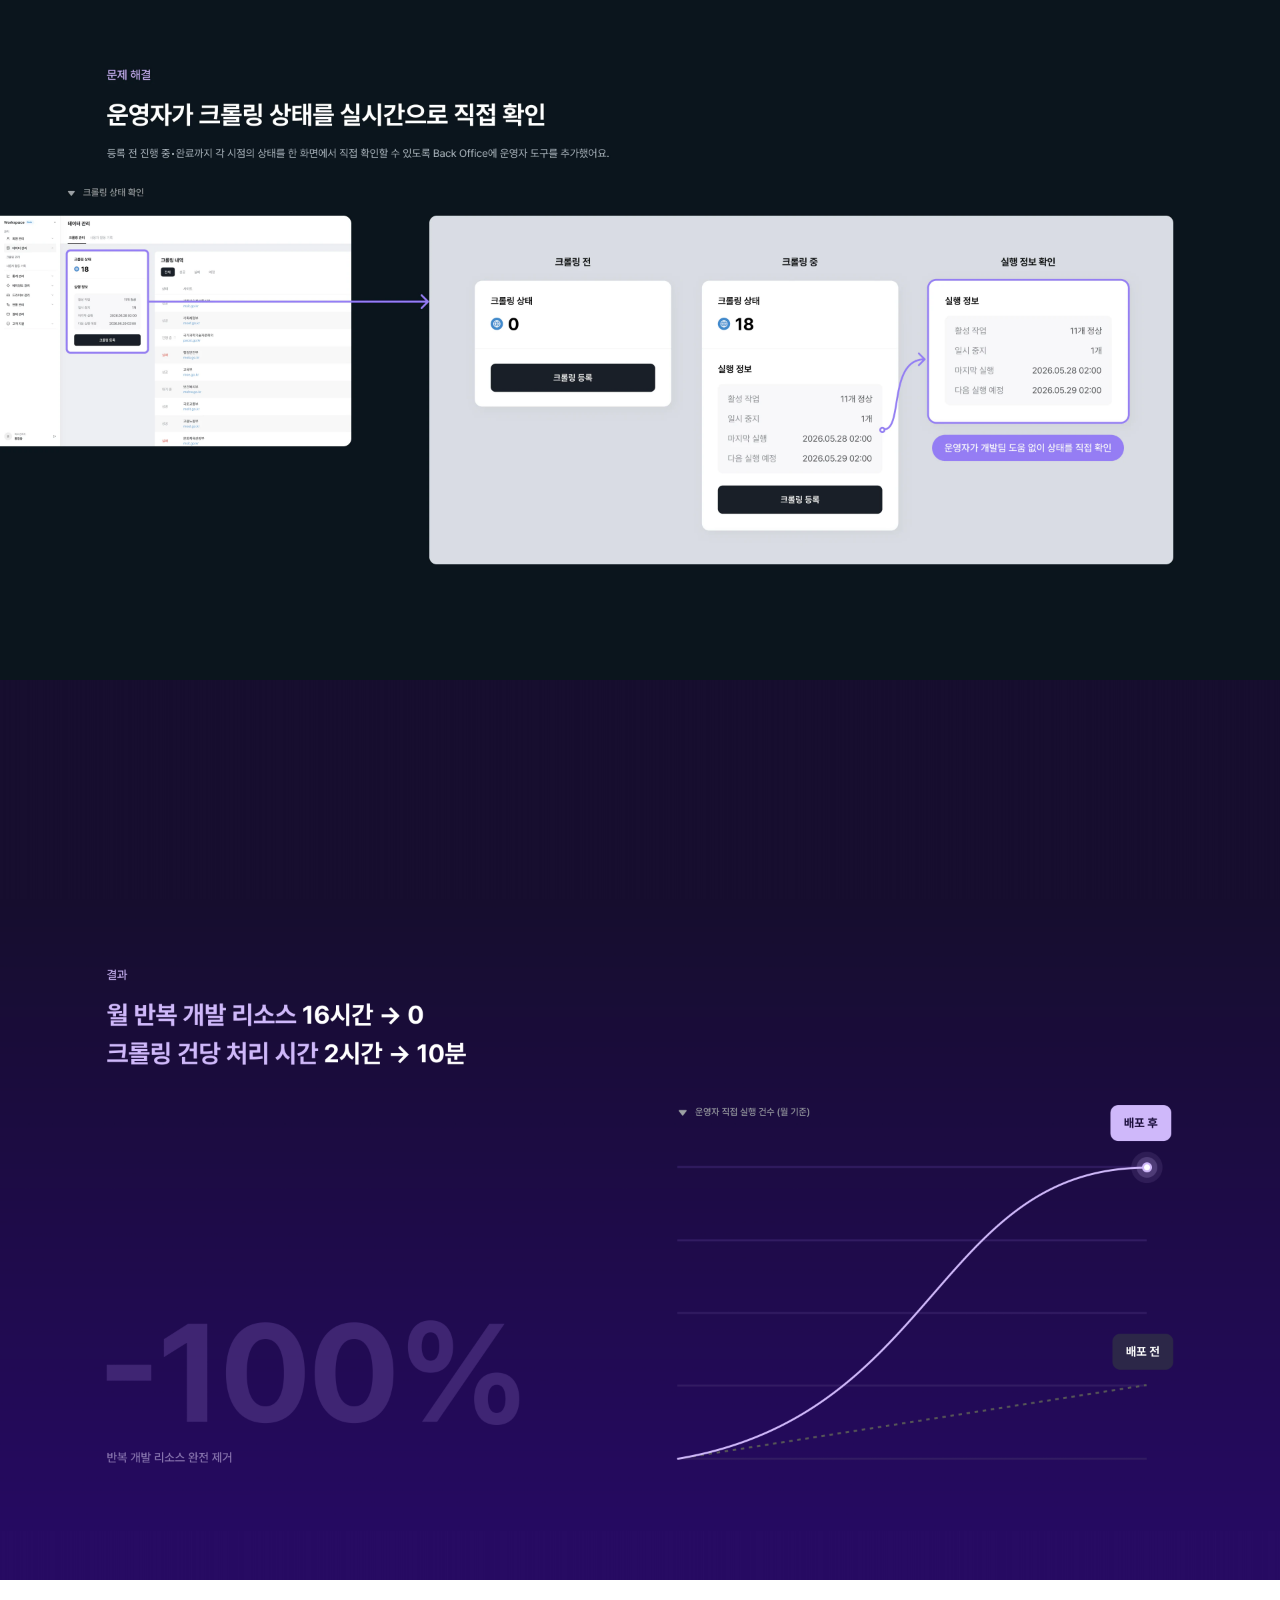
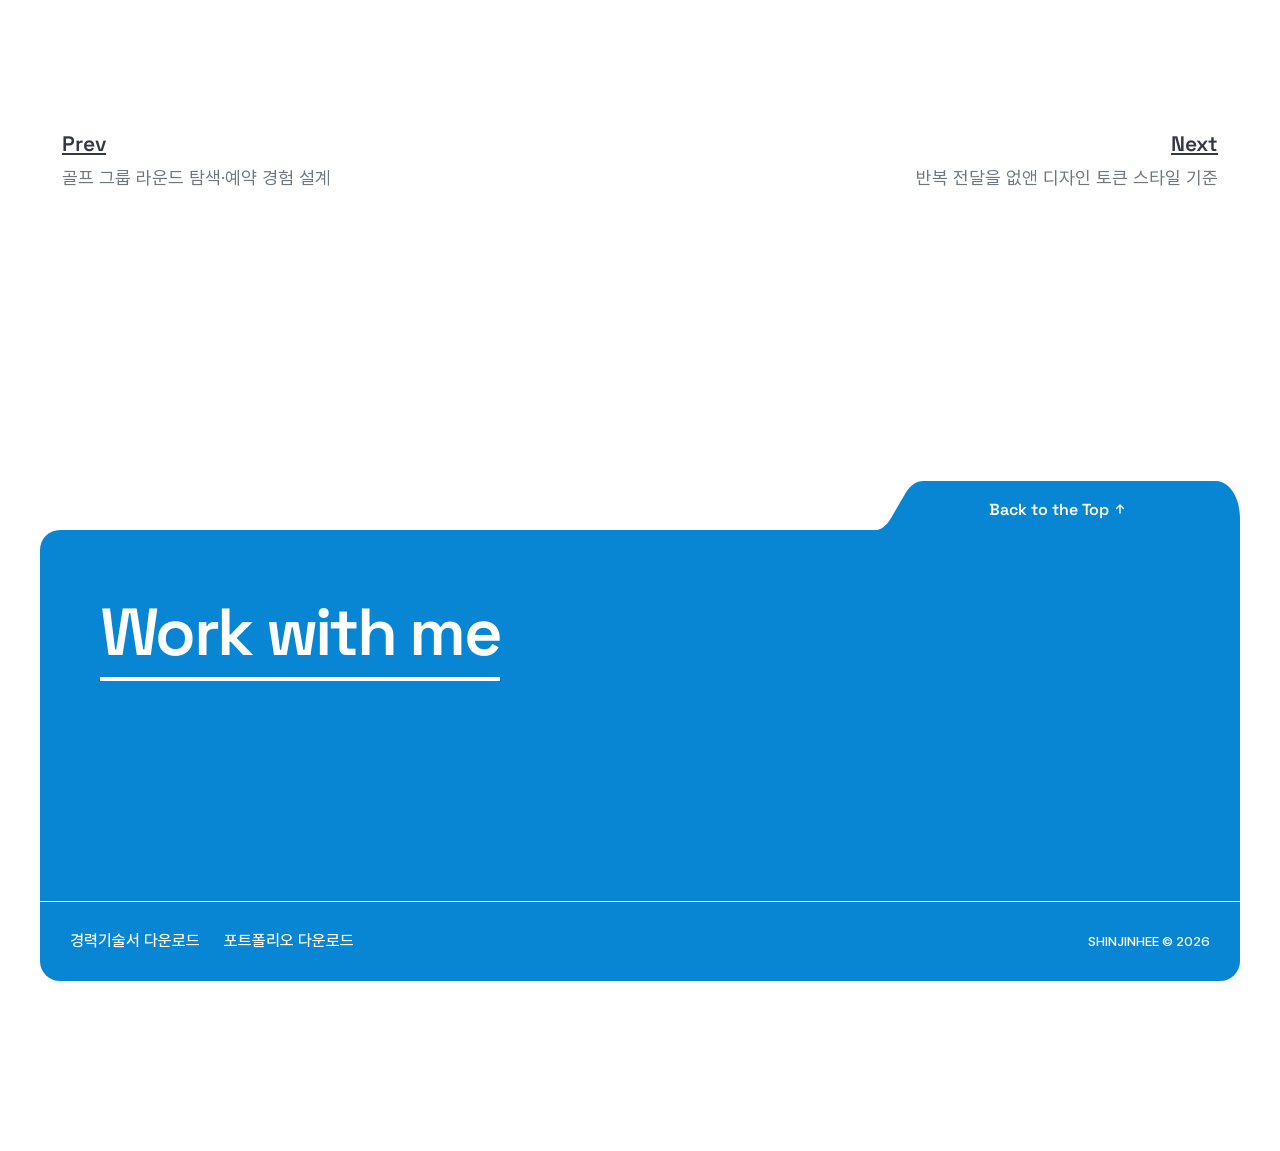
<file: case-backoffice.html>
<!doctype html>
<html lang="ko">

<head>
  <meta charset="utf-8">
  <meta name="viewport" content="width=device-width, initial-scale=1">
  <title>엔터프라이즈 백오피스 | 신진희 포트폴리오</title>
  <meta name="description" content="설정 변경마다 개발팀에 의존하던 운영 구조를 셀프서비스 관리 구조로 전환한 백오피스 개선 사례.">

  <meta property="og:type" content="article">
  <meta property="og:title" content="엔터프라이즈 백오피스 · 신진희 UI/UX 디자이너">
  <meta property="og:description" content="설정 변경마다 개발팀에 의존하던 운영 구조를 셀프서비스 관리 구조로 전환한 백오피스 개선 사례.">
  <meta property="og:url" content="">
  <meta property="og:image" content="">
  <meta name="theme-color" content="#ffffff">

  <link rel="icon" href="./favicon.ico" sizes="32x32">
  <link rel="icon" href="./assets/img/favicon/favicon.svg" type="image/svg+xml">
  <link rel="apple-touch-icon" href="./assets/img/favicon/apple-touch-icon.png">

  <link rel="stylesheet" href="./assets/css/reset.css?v=142">
  <link rel="stylesheet" href="./assets/css/tokens.css?v=142">
  <link rel="stylesheet" href="./assets/css/layout.css?v=142">
  <link rel="stylesheet" href="./assets/css/components.css?v=142">
  <link rel="stylesheet" href="./assets/css/case.css?v=142">
</head>

<body>
  <a href="#main" class="sr-only">본문 바로가기</a>

  <header class="site-header" data-header>
    <div class="container site-header__inner">
      <a href="./index.html" class="site-header__logo" aria-label="SHINJINHEE 홈">
        <img src="./assets/img/logo.svg?v=4" alt="SHINJINHEE" width="193" height="24">
      </a>

      <nav class="gnb" aria-label="주요 메뉴">
        <a href="./work.html" aria-current="page">Work</a>
        <a href="./archive.html">Archive</a>
        <a href="./about.html">About</a>
        <a href="mailto:jinhee950617@gmail.com">Contact</a>
      </nav>

      <a href="./docs/portfolio.pdf" download="신진희_포트폴리오.pdf" class="btn btn--dark btn--w173">
        포트폴리오 다운로드
        <svg width="16" height="16" viewBox="0 0 16 16" fill="none" aria-hidden="true">
          <g stroke="currentColor" stroke-width="1.33333" stroke-linecap="round" stroke-linejoin="round">
            <path d="M8 11.3333V2" />
            <path d="M4 7.33333L8 11.3333L12 7.33333" />
            <path d="M12.6667 14H3.33333" />
          </g>
        </svg>
      </a>

      <button type="button" class="nav-toggle" data-nav-toggle aria-expanded="false" aria-label="메뉴 열기">
        <span></span>
      </button>
    </div>
  </header>

  <main id="main" style="--sec-accent:#8b7cf6">
    <!-- ===================== 히어로 ===================== -->
    <section class="case-hero case-hero--bo case-hero--stage is-middle" aria-labelledby="case-title">
      <div class="case-hero__inner">
        <h1 class="case-hero__title" id="case-title" style="--ty:202;--tw:535">엔터프라이즈 환경<br>단순 반복 작업의 자율성 개선</h1>
        <div class="case-hero__block" style="--by:375;--lw:600">
          <p class="case-hero__label">목표</p>
          <p class="case-hero__value">설정 변경마다 개발팀에 의존하던 운영 구조를 셀프서비스 관리 구조로 전환</p>
        </div>
        <div class="case-hero__block" style="--by:492;--lw:600">
          <p class="case-hero__label">결과</p>
          <ul class="case-hero__list">
          <li>개발팀 반복 요청 감소</li>
          <li>데이터 갱신 대기/요청 처리 16시간 → 0</li>
          </ul>
        </div>
        <div class="case-hero__block" style="--by:643;--lw:700">
          <p class="case-hero__label">키워드</p>
          <div class="case-hero__tags">
          <span class="case-chip">백오피스</span>
          <span class="case-chip">어드민</span>
          <span class="case-chip">Enterprise</span>
          <span class="case-chip">B2G</span>
          </div>
        </div>

        <!-- 오른쪽 그림 — 좌표·크기 전부 시안 값 그대로 -->
        <div class="case-hero__panel"></div>
        <div class="case-hero__art" style="--ax:923;--ay:142;--aw:997;--ah:652;border-radius:calc(12*var(--u)) 0 0 calc(12*var(--u))"><picture><source srcset="./assets/img/case/bo-hero.webp?v=142" type="image/webp"><img src="./assets/img/case/bo-hero.png?v=142" alt="" loading="eager" fetchpriority="high"></picture></div>
      </div>
    </section>

    <!-- ===================== 섹션 탭 ===================== -->
    <nav class="case-tabs" aria-label="섹션 바로가기" data-case-tabs>
      <div class="container">
        <div class="case-tabs__list">
          <a href="#problem" aria-current="true">문제 정의</a>
          <a href="#hypothesis">가설</a>
          <a href="#solution">문제 해결</a>
          <a href="#result">결과</a>
        </div>
      </div>
    </nav>

    <!-- ===================== 본문 섹션 (작업 중) ===================== -->
    <section class="case-section case-section--shot" id="problem" aria-labelledby="d12-s1-t" style="--sec-bg:#121C24">
      <div class="case-section__inner">
        <h2 class="sr-only" id="d12-s1-t">문제 정의 — 운영자가 시스템을 직접 제어할 수 없는 구조가 문제</h2>
        <picture><source srcset="./assets/img/case/sec/bo-1.webp?v=142" type="image/webp"><img
          class="case-shot" src="./assets/img/case/sec/bo-1.png?v=142"
          alt="문제 정의 — 운영자가 시스템을 직접 제어할 수 없는 구조가 문제" loading="lazy" width="1920" height="948"></picture>
      </div>
    </section>

    <section class="case-section case-section--shot" id="hypothesis" aria-labelledby="d12-s2-t" style="--sec-bg:#111B22">
      <div class="case-section__inner">
        <h2 class="sr-only" id="d12-s2-t">가설 — 운영 도구로 확장하면, 운영자는 개발팀 없이 데이터를 직접 통제</h2>
        <picture><source srcset="./assets/img/case/sec/bo-2.webp?v=142" type="image/webp"><img
          class="case-shot" src="./assets/img/case/sec/bo-2.png?v=142"
          alt="가설 — 운영 도구로 확장하면, 운영자는 개발팀 없이 데이터를 직접 통제" loading="lazy" width="1920" height="948"></picture>
      </div>
    </section>

    <section class="case-section case-section--shot" id="solution" aria-labelledby="d12-s3-t" style="--sec-bg:linear-gradient(90deg,#191D29 0 30.86%,#0B151C 30.86%)">
      <div class="case-section__inner">
        <h2 class="sr-only" id="d12-s3-t">문제 해결 — Airflow DAG를 몰라도 크롤링 대상을 직접 등록</h2>
        <picture><source srcset="./assets/img/case/sec/bo-3.webp?v=142" type="image/webp"><img
          class="case-shot" src="./assets/img/case/sec/bo-3.png?v=142"
          alt="문제 해결 — Airflow DAG를 몰라도 크롤링 대상을 직접 등록" loading="lazy" width="1920" height="948"></picture>
      </div>
    </section>

    <section class="case-section case-section--shot" aria-labelledby="d12-s5-t" style="--sec-bg:#0B151C">
      <div class="case-section__inner">
        <h2 class="sr-only" id="d12-s5-t">문제 해결 — 운영 도구로 확장하면, 운영자는 개발팀 없이 데이터를 직접 통제</h2>
        <picture><source srcset="./assets/img/case/sec/bo-4.webp?v=142" type="image/webp"><img
          class="case-shot" src="./assets/img/case/sec/bo-4.png?v=142"
          alt="문제 해결 — 운영 도구로 확장하면, 운영자는 개발팀 없이 데이터를 직접 통제" loading="lazy" width="1920" height="948"></picture>
      </div>
    </section>

    <section class="case-section case-section--shot" aria-labelledby="d12-s6-t" style="--sec-bg:#0B151C">
      <div class="case-section__inner">
        <h2 class="sr-only" id="d12-s6-t">문제 해결 — 운영자가 크롤링 상태를 실시간으로 직접 확인</h2>
        <picture><source srcset="./assets/img/case/sec/bo-5.webp?v=142" type="image/webp"><img
          class="case-shot" src="./assets/img/case/sec/bo-5.png?v=142"
          alt="문제 해결 — 운영자가 크롤링 상태를 실시간으로 직접 확인" loading="lazy" width="1920" height="948"></picture>
      </div>
    </section>

    <section class="case-section case-section--shot" id="result" aria-labelledby="d12-s7-t" style="--sec-bg:#170E2F">
      <div class="case-section__inner">
        <h2 class="sr-only" id="d12-s7-t">결과 — 월 반복 개발 리소스 16시간 → 0 크롤링 건당 처리 시간 2시간 → 10분</h2>
        <picture><source srcset="./assets/img/case/sec/bo-6.webp?v=142" type="image/webp"><img
          class="case-shot" src="./assets/img/case/sec/bo-6.png?v=142"
          alt="결과 — 월 반복 개발 리소스 16시간 → 0 크롤링 건당 처리 시간 2시간 → 10분" loading="lazy" width="1920" height="948"></picture>
      </div>
    </section>

    <!-- ===================== 이전 / 다음 ===================== -->
    <nav class="case-nav container" aria-label="다른 작업">
      <a class="case-nav__item" href="./case-golf.html">
        <span class="case-nav__dir">Prev</span>
        <span class="case-nav__title">골프 그룹 라운드 탐색·예약 경험 설계</span>
      </a>
      <a class="case-nav__item case-nav__item--next" href="./case-design-token.html">
        <span class="case-nav__dir">Next</span>
        <span class="case-nav__title">반복 전달을 없앤 디자인 토큰 스타일 기준</span>
      </a>
    </nav>
  </main>

  <footer class="site-footer" id="contact">
    <div class="container">
      <div class="site-footer__box">
        <a href="#main" class="to-top" data-to-top>
          <svg class="to-top__shape" viewBox="0 0 364 57" fill="none" aria-hidden="true" preserveAspectRatio="none">
            <path
              d="M364 57V36.85C364 16.5 353.25 0 339.99 0H47.34C40.52 0 34.02 4.45 29.46 12.25L14.78 37.38C10.91 43.99 5.65999 48.18 -0.0100098 49.31H349.32C354.85 49.31 359.94 52.18 363.99 57H364Z"
              fill="currentColor" />
          </svg>
          <span class="to-top__label">
            Back to the Top
            <svg width="14" height="14" viewBox="0 0 14 14" fill="none" aria-hidden="true">
              <path d="M7 11V3m0 0L3.5 6.5M7 3l3.5 3.5" stroke="currentColor" stroke-width="1.4"
                stroke-linecap="round" stroke-linejoin="round" />
            </svg>
          </span>
        </a>

        <h2 class="site-footer__title">
          <a href="mailto:jinhee950617@gmail.com" class="link-display link-display--invert">Work with me</a>
        </h2>

        <div class="site-footer__bottom">
          <p class="site-footer__links">
            <a href="./docs/resume.pdf" download="신진희_경력기술서.pdf">경력기술서 다운로드</a>
            <a href="./docs/portfolio.pdf" download="신진희_포트폴리오.pdf">포트폴리오 다운로드</a>
          </p>
          <p><small>SHINJINHEE &copy; 2026</small></p>
        </div>
      </div>
    </div>
  </footer>

  <script src="./assets/js/main.js?v=142"></script>
</body>

</html>
</file>
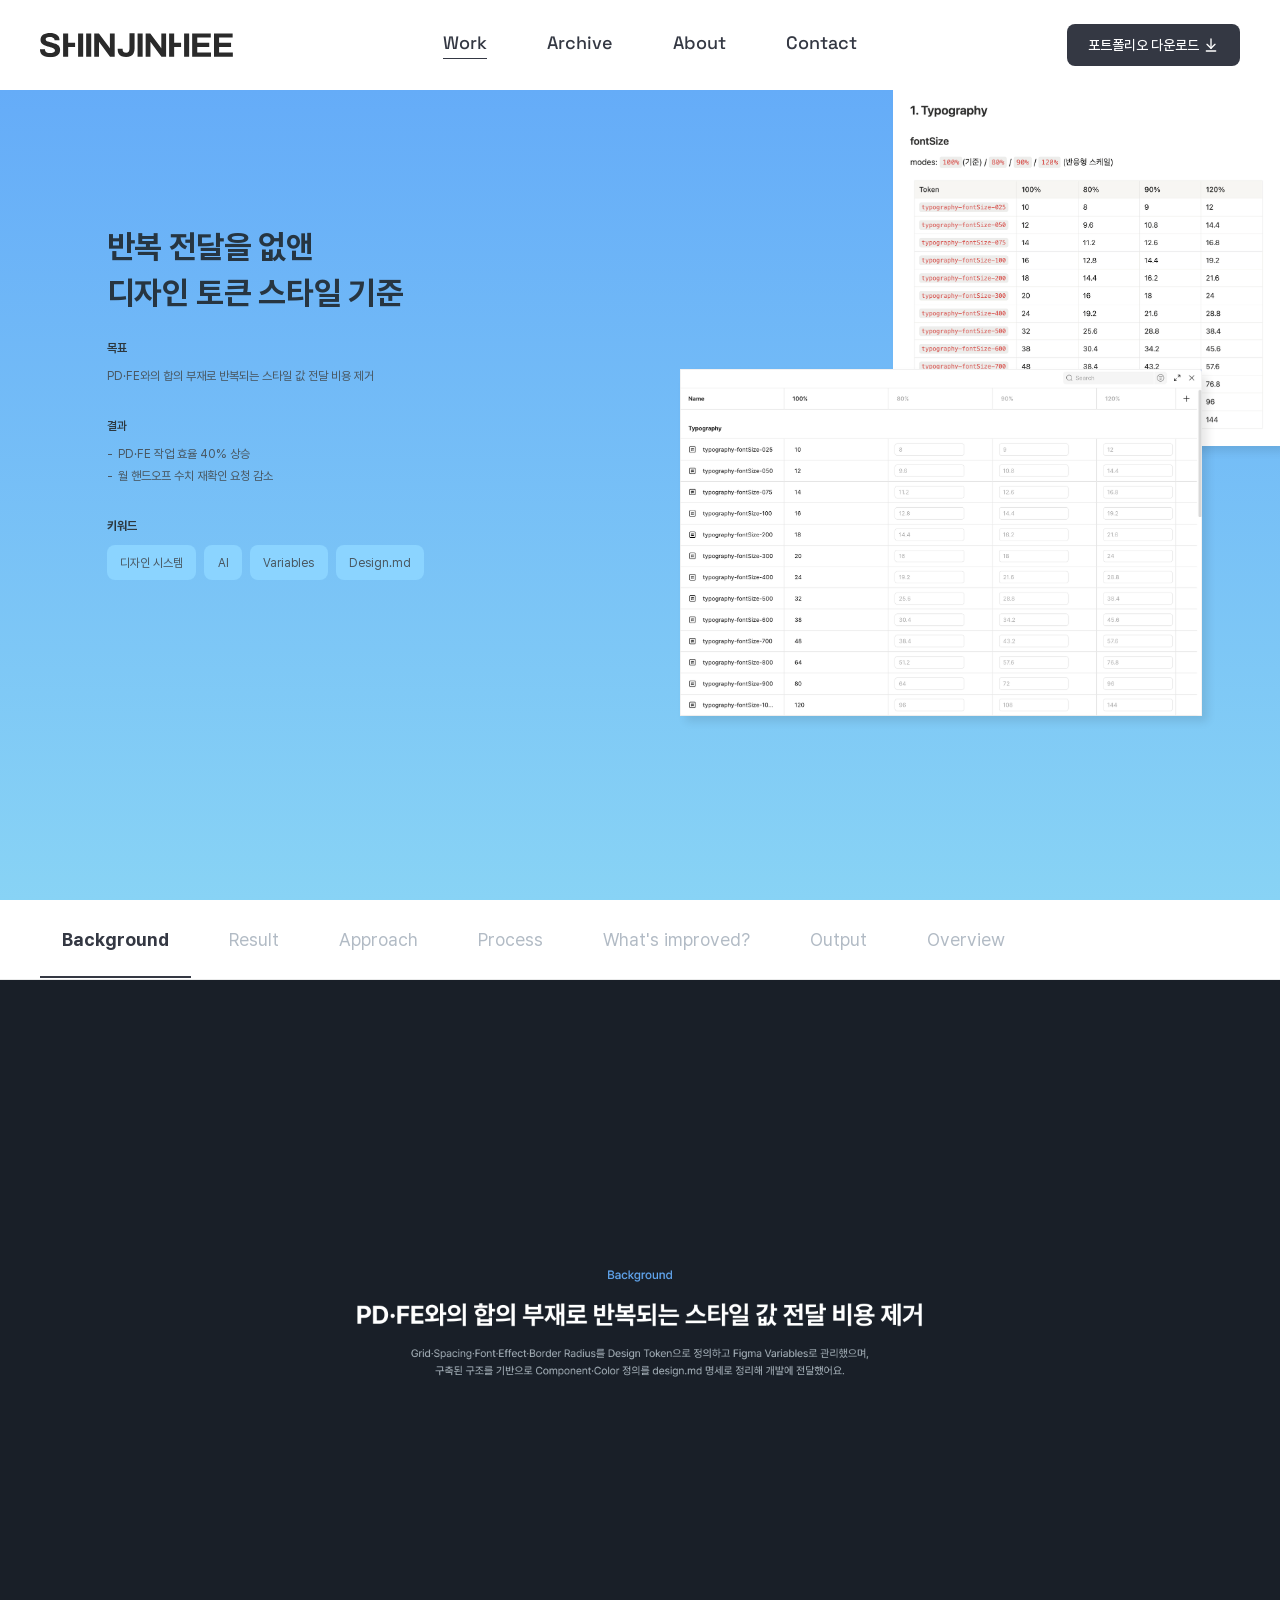
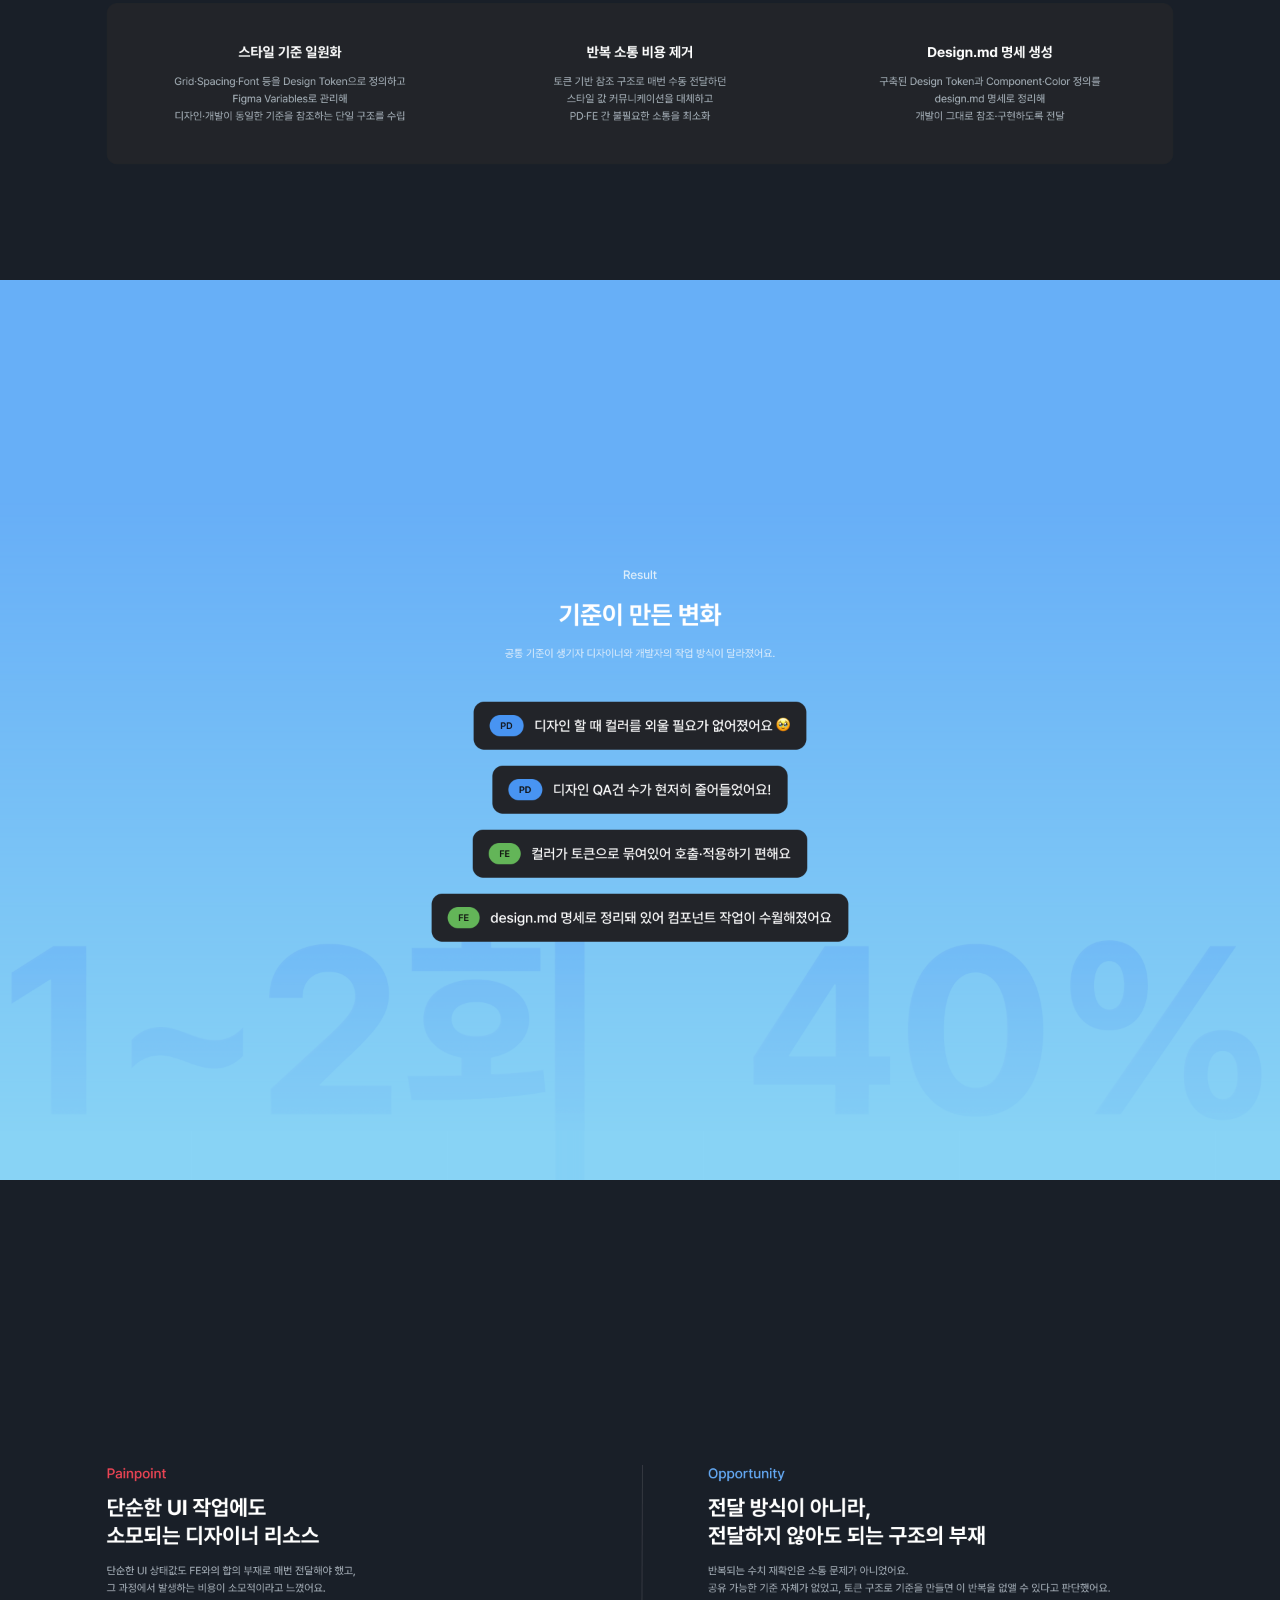
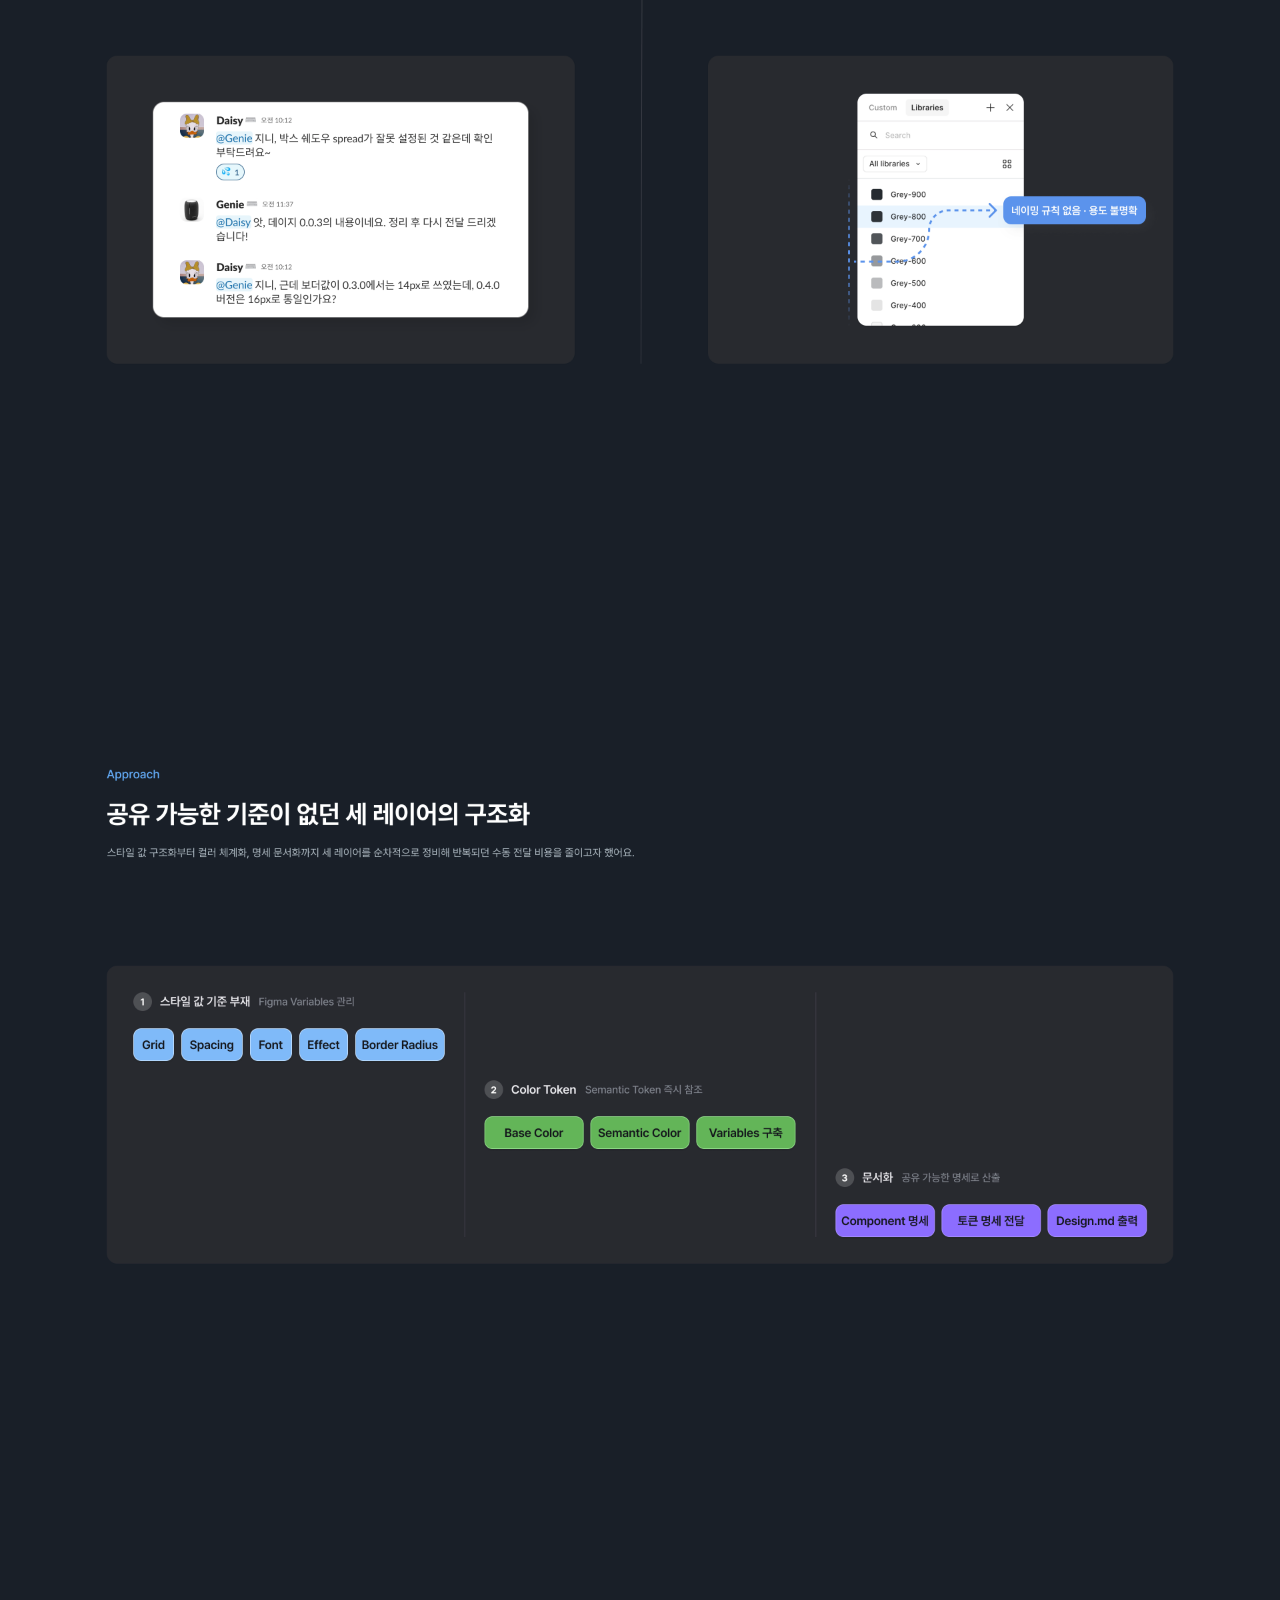
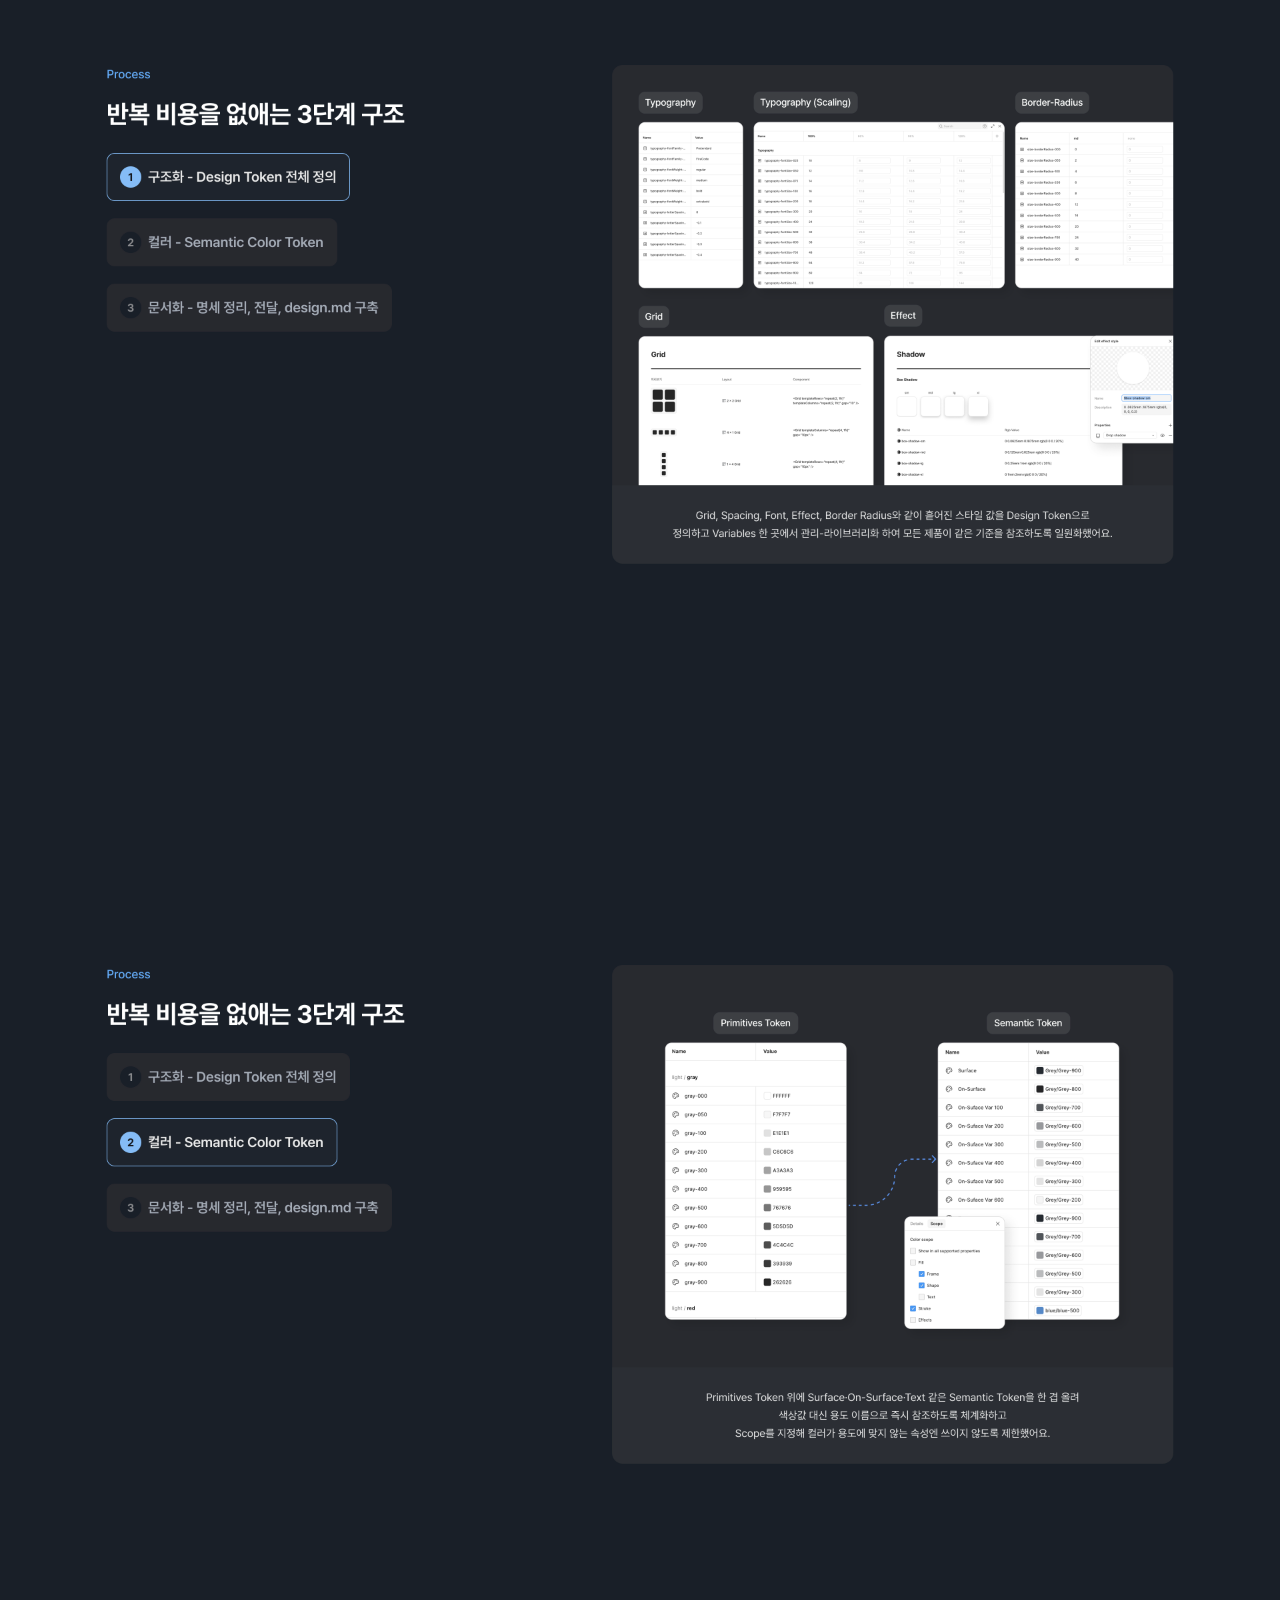
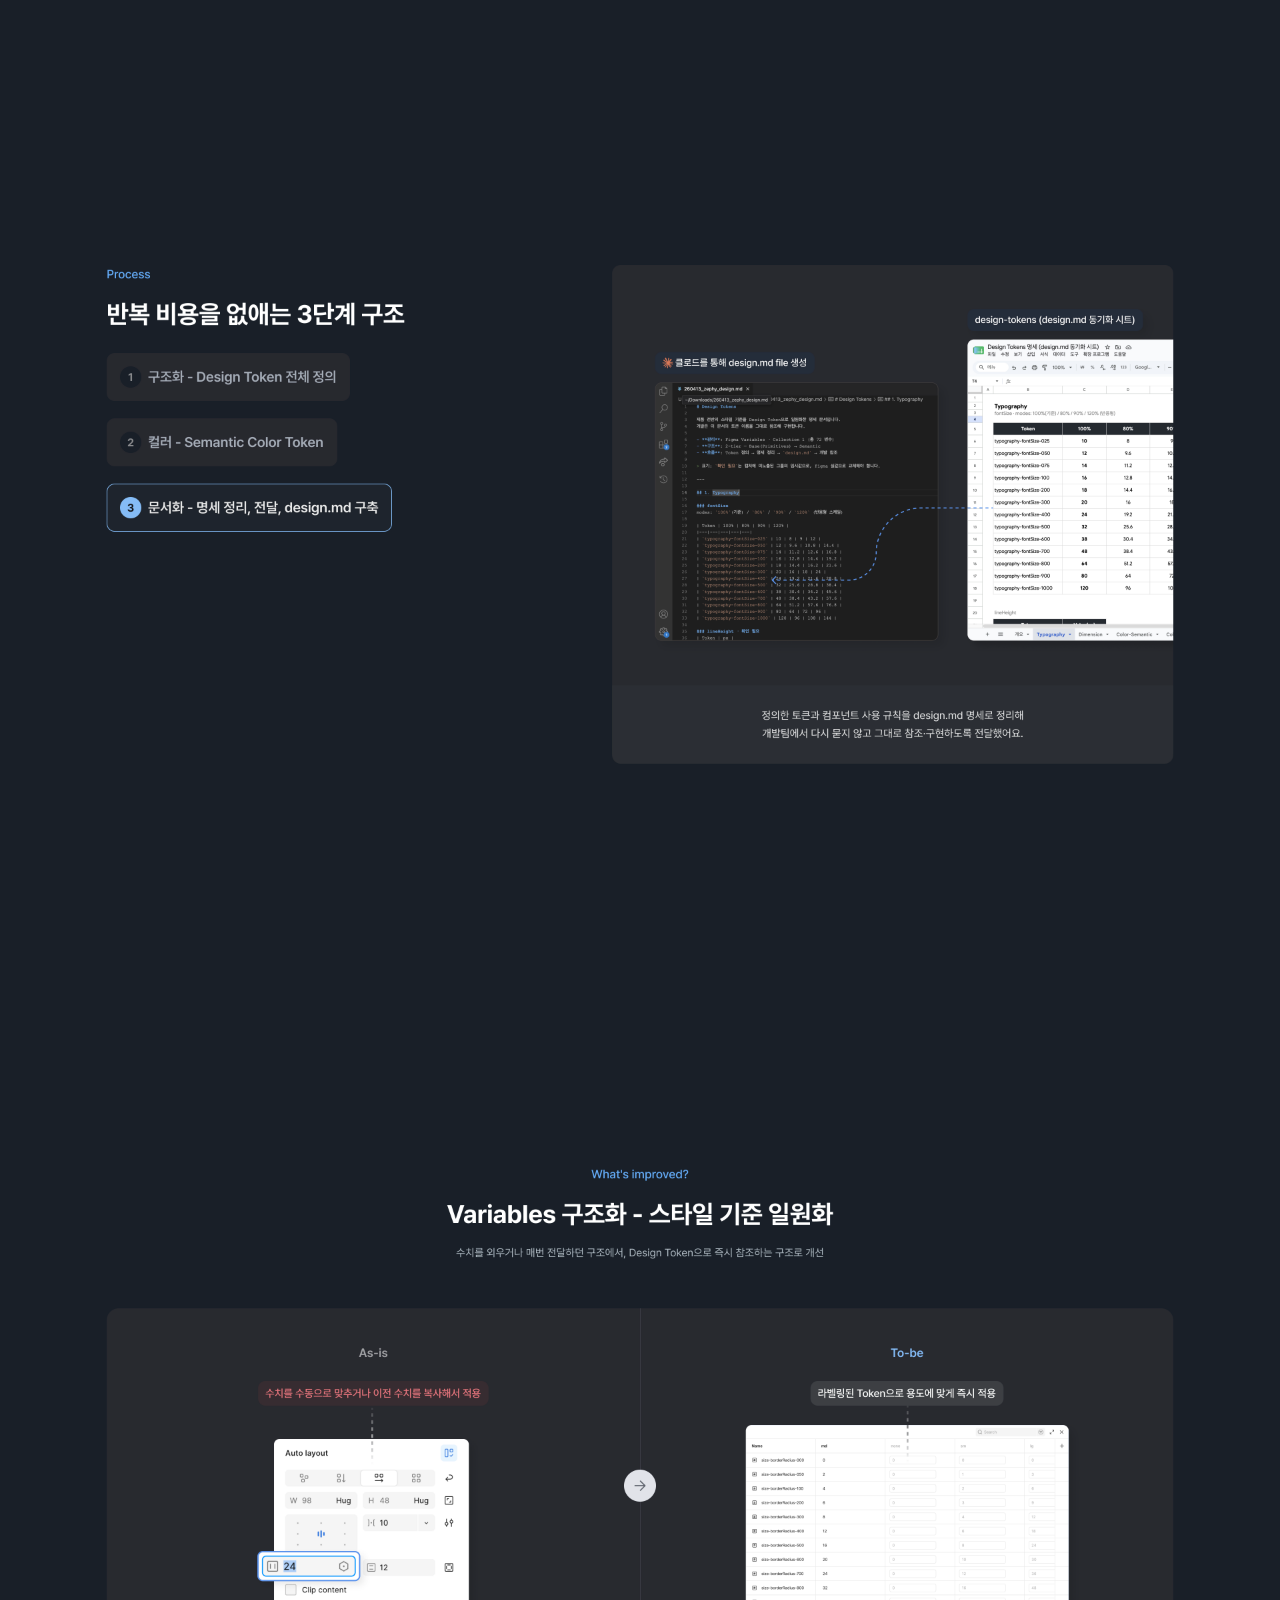
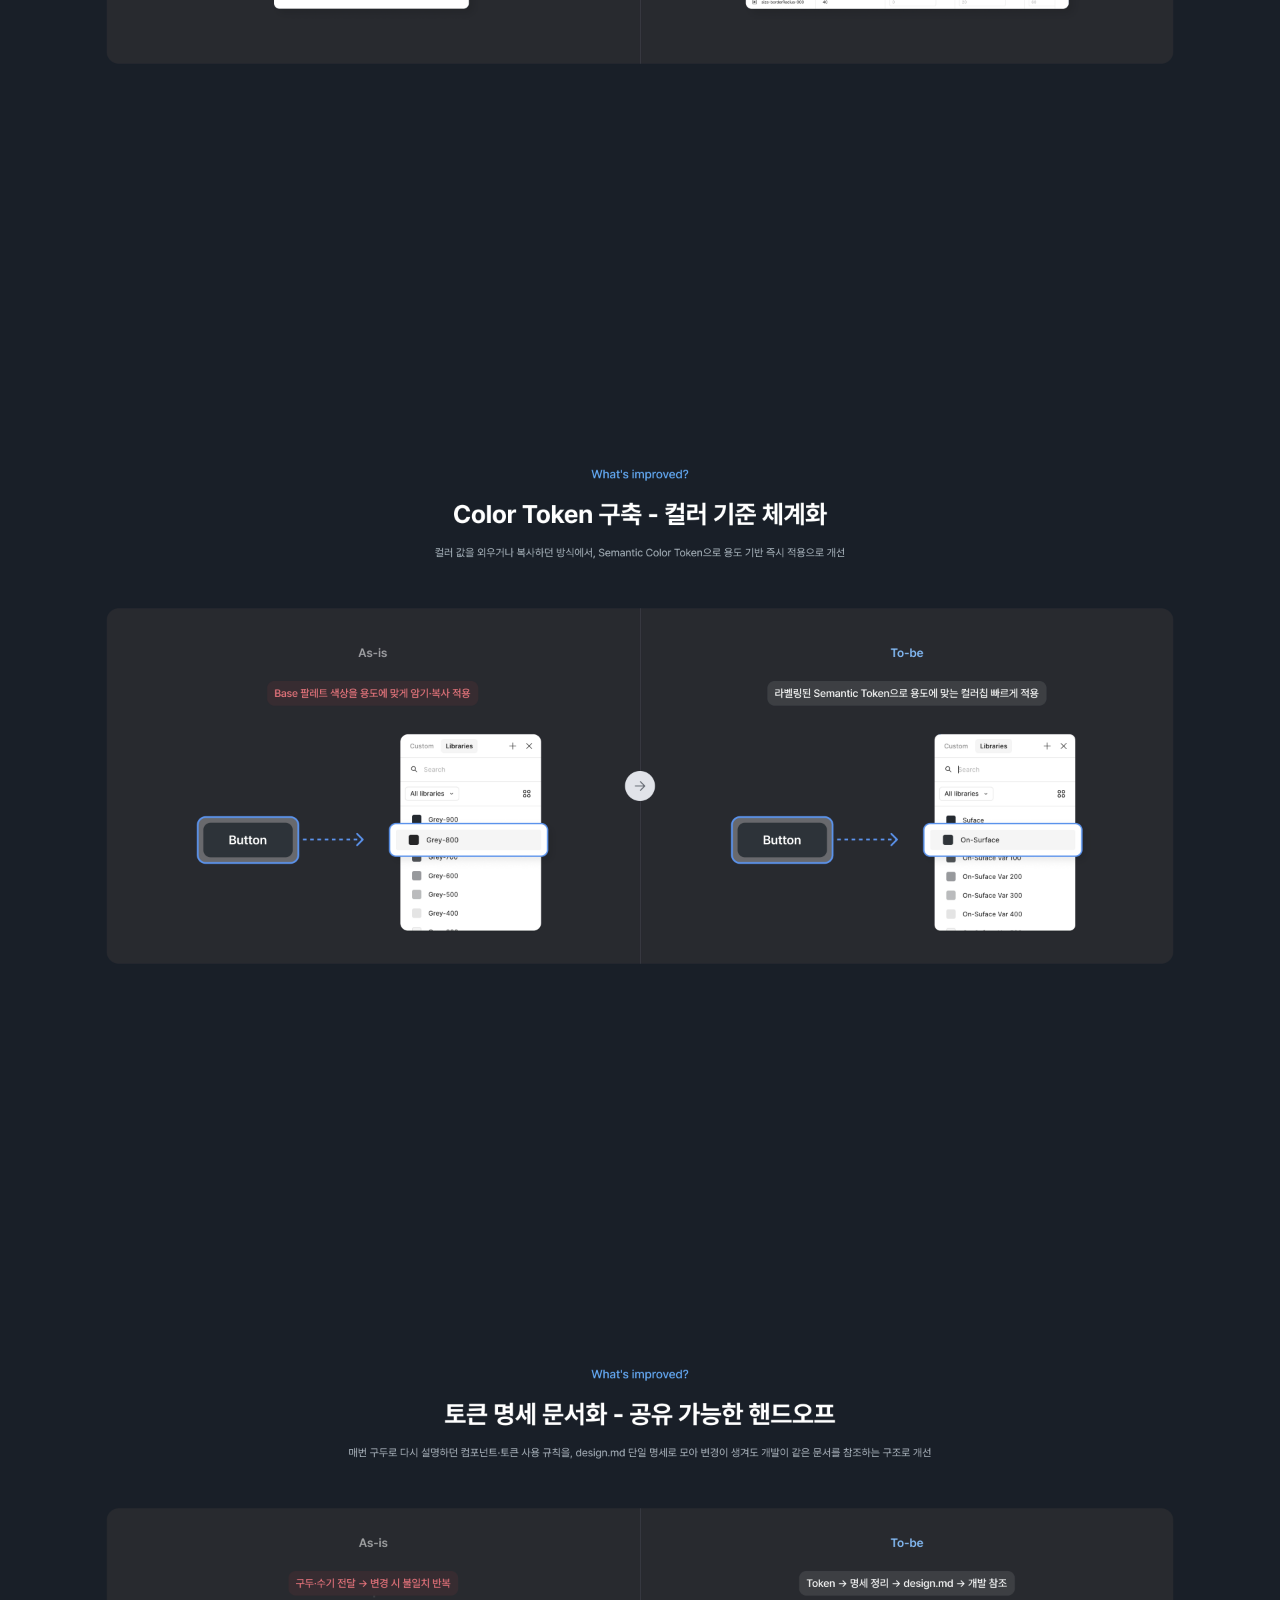
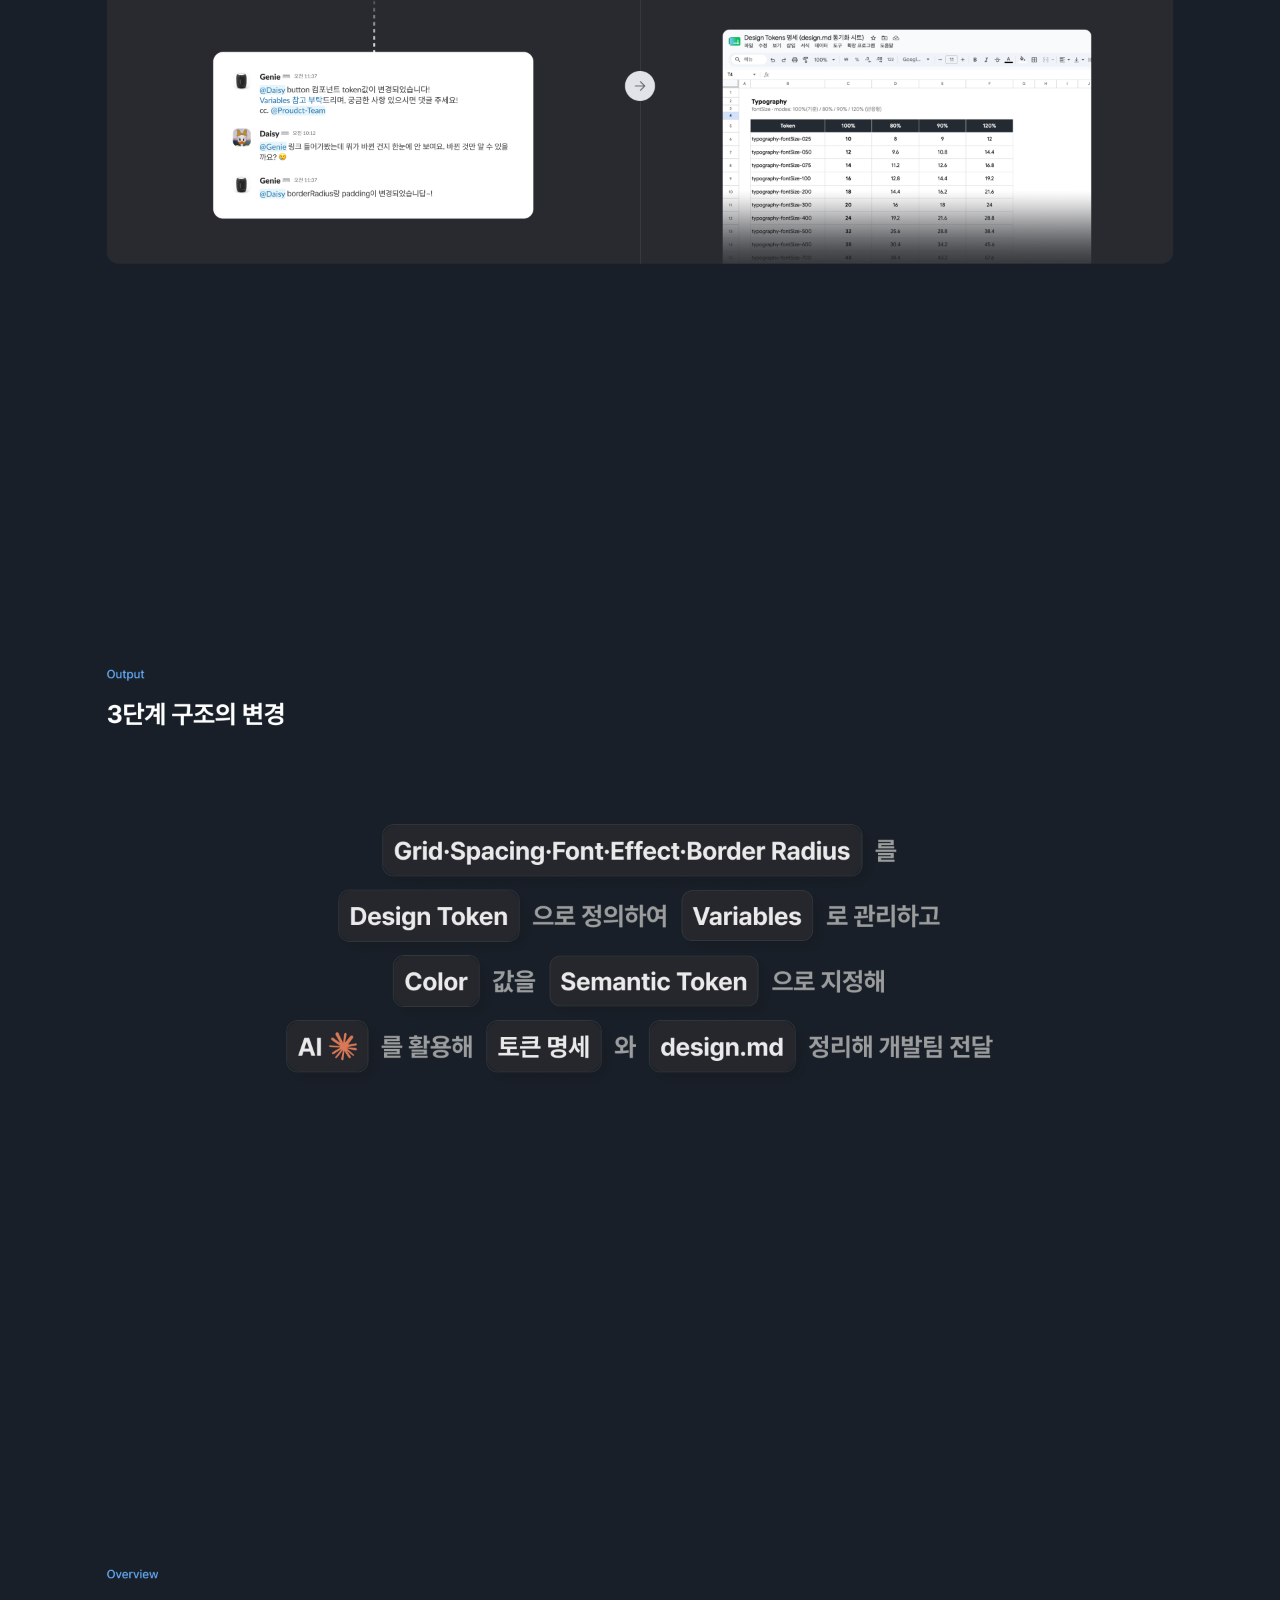
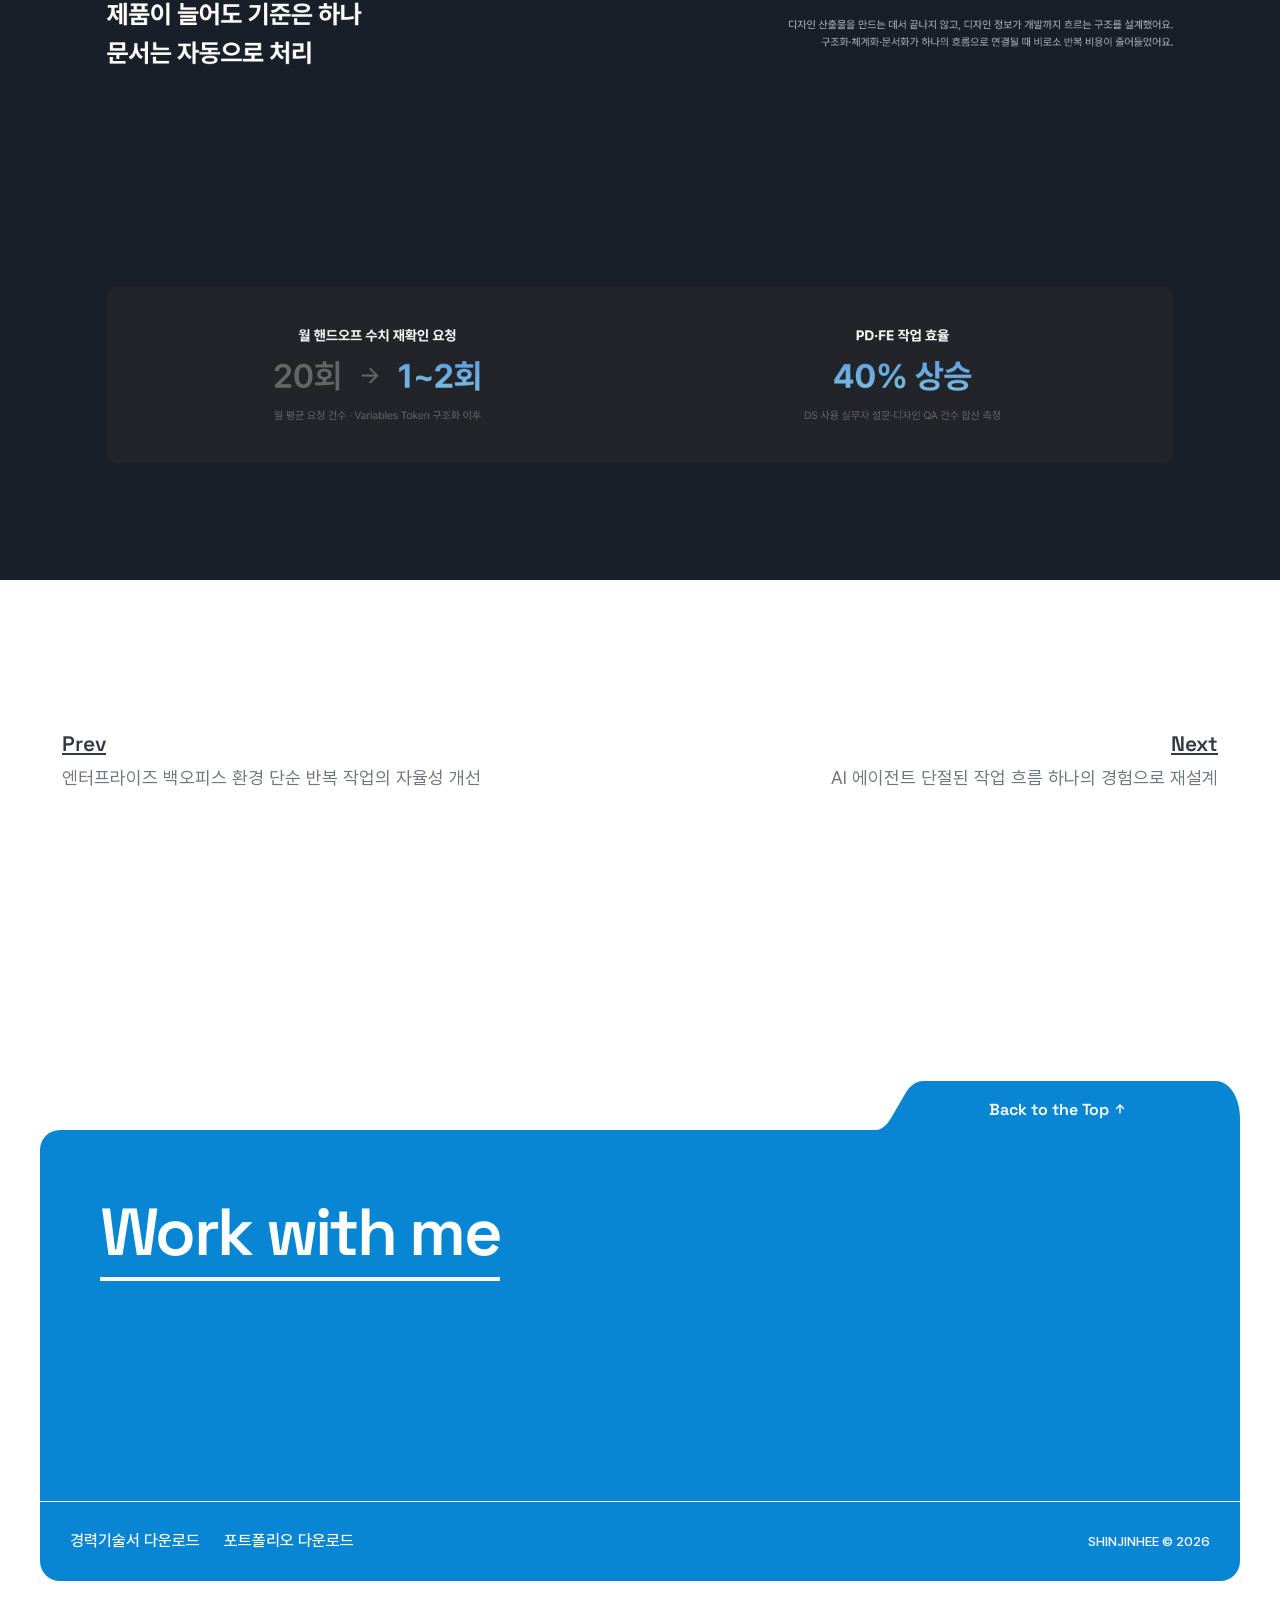
<file: case-design-token.html>
<!doctype html>
<html lang="ko">

<head>
  <meta charset="utf-8">
  <meta name="viewport" content="width=device-width, initial-scale=1">
  <title>디자인 토큰 스타일 기준 | 신진희 포트폴리오</title>
  <meta name="description" content="PD·FE와의 합의 부재로 반복되는 스타일 값 전달 비용을 제거한 디자인 토큰·Variables 구조화 사례.">

  <meta property="og:type" content="article">
  <meta property="og:title" content="디자인 토큰 스타일 기준 · 신진희 UI/UX 디자이너">
  <meta property="og:description" content="PD·FE와의 합의 부재로 반복되는 스타일 값 전달 비용을 제거한 디자인 토큰·Variables 구조화 사례.">
  <meta property="og:url" content="">
  <meta property="og:image" content="">
  <meta name="theme-color" content="#ffffff">

  <link rel="icon" href="./favicon.ico" sizes="32x32">
  <link rel="icon" href="./assets/img/favicon/favicon.svg" type="image/svg+xml">
  <link rel="apple-touch-icon" href="./assets/img/favicon/apple-touch-icon.png">

  <link rel="stylesheet" href="./assets/css/reset.css?v=142">
  <link rel="stylesheet" href="./assets/css/tokens.css?v=142">
  <link rel="stylesheet" href="./assets/css/layout.css?v=142">
  <link rel="stylesheet" href="./assets/css/components.css?v=142">
  <link rel="stylesheet" href="./assets/css/case.css?v=142">
</head>

<body>
  <a href="#main" class="sr-only">본문 바로가기</a>

  <header class="site-header" data-header>
    <div class="container site-header__inner">
      <a href="./index.html" class="site-header__logo" aria-label="SHINJINHEE 홈">
        <img src="./assets/img/logo.svg?v=4" alt="SHINJINHEE" width="193" height="24">
      </a>

      <nav class="gnb" aria-label="주요 메뉴">
        <a href="./work.html" aria-current="page">Work</a>
        <a href="./archive.html">Archive</a>
        <a href="./about.html">About</a>
        <a href="mailto:jinhee950617@gmail.com">Contact</a>
      </nav>

      <a href="./docs/portfolio.pdf" download="신진희_포트폴리오.pdf" class="btn btn--dark btn--w173">
        포트폴리오 다운로드
        <svg width="16" height="16" viewBox="0 0 16 16" fill="none" aria-hidden="true">
          <g stroke="currentColor" stroke-width="1.33333" stroke-linecap="round" stroke-linejoin="round">
            <path d="M8 11.3333V2" />
            <path d="M4 7.33333L8 11.3333L12 7.33333" />
            <path d="M12.6667 14H3.33333" />
          </g>
        </svg>
      </a>

      <button type="button" class="nav-toggle" data-nav-toggle aria-expanded="false" aria-label="메뉴 열기">
        <span></span>
      </button>
    </div>
  </header>

  <main id="main" style="--sec-accent:#65acf8">
    <!-- ===================== 히어로 ===================== -->
    <section class="case-hero case-hero--dt case-hero--stage is-top" aria-labelledby="case-title">
      <div class="case-hero__inner">
        <h1 class="case-hero__title" id="case-title" style="--ty:203;--tw:471">반복 전달을 없앤<br>디자인 토큰 스타일 기준</h1>
        <div class="case-hero__block" style="--by:376;--lw:600">
          <p class="case-hero__label">목표</p>
          <p class="case-hero__value">PD·FE와의 합의 부재로 반복되는 스타일 값 전달 비용 제거</p>
        </div>
        <div class="case-hero__block" style="--by:493;--lw:600">
          <p class="case-hero__label">결과</p>
          <ul class="case-hero__list">
          <li>PD·FE 작업 효율 40% 상승</li>
          <li>월 핸드오프 수치 재확인 요청 감소</li>
          </ul>
        </div>
        <div class="case-hero__block" style="--by:644;--lw:700">
          <p class="case-hero__label">키워드</p>
          <div class="case-hero__tags">
          <span class="case-chip">디자인 시스템</span>
          <span class="case-chip">AI</span>
          <span class="case-chip">Variables</span>
          <span class="case-chip">Design.md</span>
          </div>
        </div>

        <!-- 오른쪽 그림 — 좌표·크기 전부 시안 값 그대로 -->
        <div class="case-hero__art" style="--ax:1340;--ay:-1;--aw:579.577;--ah:534.47;border-radius:0 0 0 calc(10.205*var(--u));box-shadow:calc(8.5*var(--u)) calc(8.5*var(--u)) calc(13.4*var(--u)) rgb(0 0 0 / 9.4%)"><picture><source srcset="./assets/img/case/dt-hero-a.webp?v=142" type="image/webp"><img src="./assets/img/case/dt-hero-a.png?v=142" alt="" loading="eager" fetchpriority="high"></picture></div>
        <div class="case-hero__art" style="--ax:1020;--ay:419;--aw:783.419;--ah:519.513;border-radius:calc(10.205*var(--u)) calc(10.205*var(--u)) 0 0;box-shadow:calc(8.5*var(--u)) calc(8.5*var(--u)) calc(13.4*var(--u)) rgb(0 0 0 / 9.4%)"><picture><source srcset="./assets/img/case/dt-hero-b.webp?v=142" type="image/webp"><img src="./assets/img/case/dt-hero-b.png?v=142" alt="" loading="eager" fetchpriority="high"></picture></div>
      </div>
    </section>

    <!-- ===================== 섹션 탭 ===================== -->
    <nav class="case-tabs" aria-label="섹션 바로가기" data-case-tabs>
      <div class="container">
        <div class="case-tabs__list">
          <a href="#background" aria-current="true">Background</a>
          <a href="#result">Result</a>
          <a href="#approach">Approach</a>
          <a href="#process">Process</a>
          <a href="#improved">What&#x27;s improved?</a>
          <a href="#output">Output</a>
          <a href="#overview">Overview</a>
        </div>
      </div>
    </nav>

    <!-- ===================== 본문 섹션 (작업 중) ===================== -->
    <section class="case-section case-section--shot" id="background" aria-labelledby="d11-s1-t" style="--sec-bg:#191F28">
      <div class="case-section__inner">
        <h2 class="sr-only" id="d11-s1-t">Background — PD·FE와의 합의 부재로 반복되는 스타일 값 전달 비용 제거</h2>
        <picture><source srcset="./assets/img/case/sec/dt-1.webp?v=142" type="image/webp"><img
          class="case-shot" src="./assets/img/case/sec/dt-1.png?v=142"
          alt="Background — PD·FE와의 합의 부재로 반복되는 스타일 값 전달 비용 제거" loading="lazy" width="1920" height="948"></picture>
      </div>
    </section>

    <section class="case-section case-section--shot" id="result" aria-labelledby="d11-s2-t" style="--sec-bg:#67AFF7">
      <div class="case-section__inner">
        <h2 class="sr-only" id="d11-s2-t">Result — 기준이 만든 변화</h2>
        <picture><source srcset="./assets/img/case/sec/dt-2.webp?v=142" type="image/webp"><img
          class="case-shot" src="./assets/img/case/sec/dt-2.png?v=142"
          alt="Result — 기준이 만든 변화" loading="lazy" width="1920" height="948"></picture>
      </div>
    </section>

    <section class="case-section case-section--shot" aria-labelledby="d11-s3-t" style="--sec-bg:#191F28">
      <div class="case-section__inner">
        <h2 class="sr-only" id="d11-s3-t">Painpoint / Opportunity — 단순한 UI 작업에도 소모되는 디자이너 리소스</h2>
        <picture><source srcset="./assets/img/case/sec/dt-3.webp?v=142" type="image/webp"><img
          class="case-shot" src="./assets/img/case/sec/dt-3.png?v=142"
          alt="Painpoint / Opportunity — 단순한 UI 작업에도 소모되는 디자이너 리소스" loading="lazy" width="1920" height="948"></picture>
      </div>
    </section>

    <section class="case-section case-section--shot" id="approach" aria-labelledby="d11-s4-t" style="--sec-bg:#191F28">
      <div class="case-section__inner">
        <h2 class="sr-only" id="d11-s4-t">Approach — 공유 가능한 기준이 없던 세 레이어의 구조화</h2>
        <picture><source srcset="./assets/img/case/sec/dt-4.webp?v=142" type="image/webp"><img
          class="case-shot" src="./assets/img/case/sec/dt-4.png?v=142"
          alt="Approach — 공유 가능한 기준이 없던 세 레이어의 구조화" loading="lazy" width="1920" height="948"></picture>
      </div>
    </section>

    <section class="case-section case-section--shot" id="process" aria-labelledby="d11-s5-t" style="--sec-bg:#191F28">
      <div class="case-section__inner">
        <h2 class="sr-only" id="d11-s5-t">Process — 반복 비용을 없애는 3단계 구조</h2>
        <picture><source srcset="./assets/img/case/sec/dt-5.webp?v=142" type="image/webp"><img
          class="case-shot" src="./assets/img/case/sec/dt-5.png?v=142"
          alt="Process — 반복 비용을 없애는 3단계 구조" loading="lazy" width="1920" height="948"></picture>
      </div>
    </section>

    <section class="case-section case-section--shot" aria-labelledby="d11-s6-t" style="--sec-bg:#191F28">
      <div class="case-section__inner">
        <h2 class="sr-only" id="d11-s6-t">Process — 반복 비용을 없애는 3단계 구조</h2>
        <picture><source srcset="./assets/img/case/sec/dt-6.webp?v=142" type="image/webp"><img
          class="case-shot" src="./assets/img/case/sec/dt-6.png?v=142"
          alt="Process — 반복 비용을 없애는 3단계 구조" loading="lazy" width="1920" height="948"></picture>
      </div>
    </section>

    <section class="case-section case-section--shot" aria-labelledby="d11-s7-t" style="--sec-bg:#191F28">
      <div class="case-section__inner">
        <h2 class="sr-only" id="d11-s7-t">Process — 반복 비용을 없애는 3단계 구조</h2>
        <picture><source srcset="./assets/img/case/sec/dt-7.webp?v=142" type="image/webp"><img
          class="case-shot" src="./assets/img/case/sec/dt-7.png?v=142"
          alt="Process — 반복 비용을 없애는 3단계 구조" loading="lazy" width="1920" height="948"></picture>
      </div>
    </section>

    <section class="case-section case-section--shot" id="improved" aria-labelledby="d11-s8-t" style="--sec-bg:#191F28">
      <div class="case-section__inner">
        <h2 class="sr-only" id="d11-s8-t">What's improved? — Variables 구조화 - 스타일 기준 일원화</h2>
        <picture><source srcset="./assets/img/case/sec/dt-8.webp?v=142" type="image/webp"><img
          class="case-shot" src="./assets/img/case/sec/dt-8.png?v=142"
          alt="What's improved? — Variables 구조화 - 스타일 기준 일원화" loading="lazy" width="1920" height="948"></picture>
      </div>
    </section>

    <section class="case-section case-section--shot" aria-labelledby="d11-s9-t" style="--sec-bg:#191F28">
      <div class="case-section__inner">
        <h2 class="sr-only" id="d11-s9-t">What's improved? — Color Token 구축 - 컬러 기준 체계화</h2>
        <picture><source srcset="./assets/img/case/sec/dt-9.webp?v=142" type="image/webp"><img
          class="case-shot" src="./assets/img/case/sec/dt-9.png?v=142"
          alt="What's improved? — Color Token 구축 - 컬러 기준 체계화" loading="lazy" width="1920" height="948"></picture>
      </div>
    </section>

    <section class="case-section case-section--shot" aria-labelledby="d11-s10-t" style="--sec-bg:#191F28">
      <div class="case-section__inner">
        <h2 class="sr-only" id="d11-s10-t">What's improved? — 토큰 명세 문서화 - 공유 가능한 핸드오프</h2>
        <picture><source srcset="./assets/img/case/sec/dt-10.webp?v=142" type="image/webp"><img
          class="case-shot" src="./assets/img/case/sec/dt-10.png?v=142"
          alt="What's improved? — 토큰 명세 문서화 - 공유 가능한 핸드오프" loading="lazy" width="1920" height="948"></picture>
      </div>
    </section>

    <section class="case-section case-section--shot" id="output" aria-labelledby="d11-s11-t" style="--sec-bg:#191F28">
      <div class="case-section__inner">
        <h2 class="sr-only" id="d11-s11-t">Output — 3단계 구조의 변경</h2>
        <picture><source srcset="./assets/img/case/sec/dt-11.webp?v=142" type="image/webp"><img
          class="case-shot" src="./assets/img/case/sec/dt-11.png?v=142"
          alt="Output — 3단계 구조의 변경" loading="lazy" width="1920" height="948"></picture>
      </div>
    </section>

    <section class="case-section case-section--shot" id="overview" aria-labelledby="d11-s12-t" style="--sec-bg:#191F28">
      <div class="case-section__inner">
        <h2 class="sr-only" id="d11-s12-t">Overview — 제품이 늘어도 기준은 하나 문서는 자동으로 처리</h2>
        <picture><source srcset="./assets/img/case/sec/dt-12.webp?v=142" type="image/webp"><img
          class="case-shot" src="./assets/img/case/sec/dt-12.png?v=142"
          alt="Overview — 제품이 늘어도 기준은 하나 문서는 자동으로 처리" loading="lazy" width="1920" height="948"></picture>
      </div>
    </section>

    <!-- ===================== 이전 / 다음 ===================== -->
    <nav class="case-nav container" aria-label="다른 작업">
      <a class="case-nav__item" href="./case-backoffice.html">
        <span class="case-nav__dir">Prev</span>
        <span class="case-nav__title">엔터프라이즈 백오피스 환경 단순 반복 작업의 자율성 개선</span>
      </a>
      <a class="case-nav__item case-nav__item--next" href="./case-ai-agent.html">
        <span class="case-nav__dir">Next</span>
        <span class="case-nav__title">AI 에이전트 단절된 작업 흐름 하나의 경험으로 재설계</span>
      </a>
    </nav>
  </main>

  <footer class="site-footer" id="contact">
    <div class="container">
      <div class="site-footer__box">
        <a href="#main" class="to-top" data-to-top>
          <svg class="to-top__shape" viewBox="0 0 364 57" fill="none" aria-hidden="true" preserveAspectRatio="none">
            <path
              d="M364 57V36.85C364 16.5 353.25 0 339.99 0H47.34C40.52 0 34.02 4.45 29.46 12.25L14.78 37.38C10.91 43.99 5.65999 48.18 -0.0100098 49.31H349.32C354.85 49.31 359.94 52.18 363.99 57H364Z"
              fill="currentColor" />
          </svg>
          <span class="to-top__label">
            Back to the Top
            <svg width="14" height="14" viewBox="0 0 14 14" fill="none" aria-hidden="true">
              <path d="M7 11V3m0 0L3.5 6.5M7 3l3.5 3.5" stroke="currentColor" stroke-width="1.4"
                stroke-linecap="round" stroke-linejoin="round" />
            </svg>
          </span>
        </a>

        <h2 class="site-footer__title">
          <a href="mailto:jinhee950617@gmail.com" class="link-display link-display--invert">Work with me</a>
        </h2>

        <div class="site-footer__bottom">
          <p class="site-footer__links">
            <a href="./docs/resume.pdf" download="신진희_경력기술서.pdf">경력기술서 다운로드</a>
            <a href="./docs/portfolio.pdf" download="신진희_포트폴리오.pdf">포트폴리오 다운로드</a>
          </p>
          <p><small>SHINJINHEE &copy; 2026</small></p>
        </div>
      </div>
    </div>
  </footer>

  <script src="./assets/js/main.js?v=142"></script>
</body>

</html>
</file>
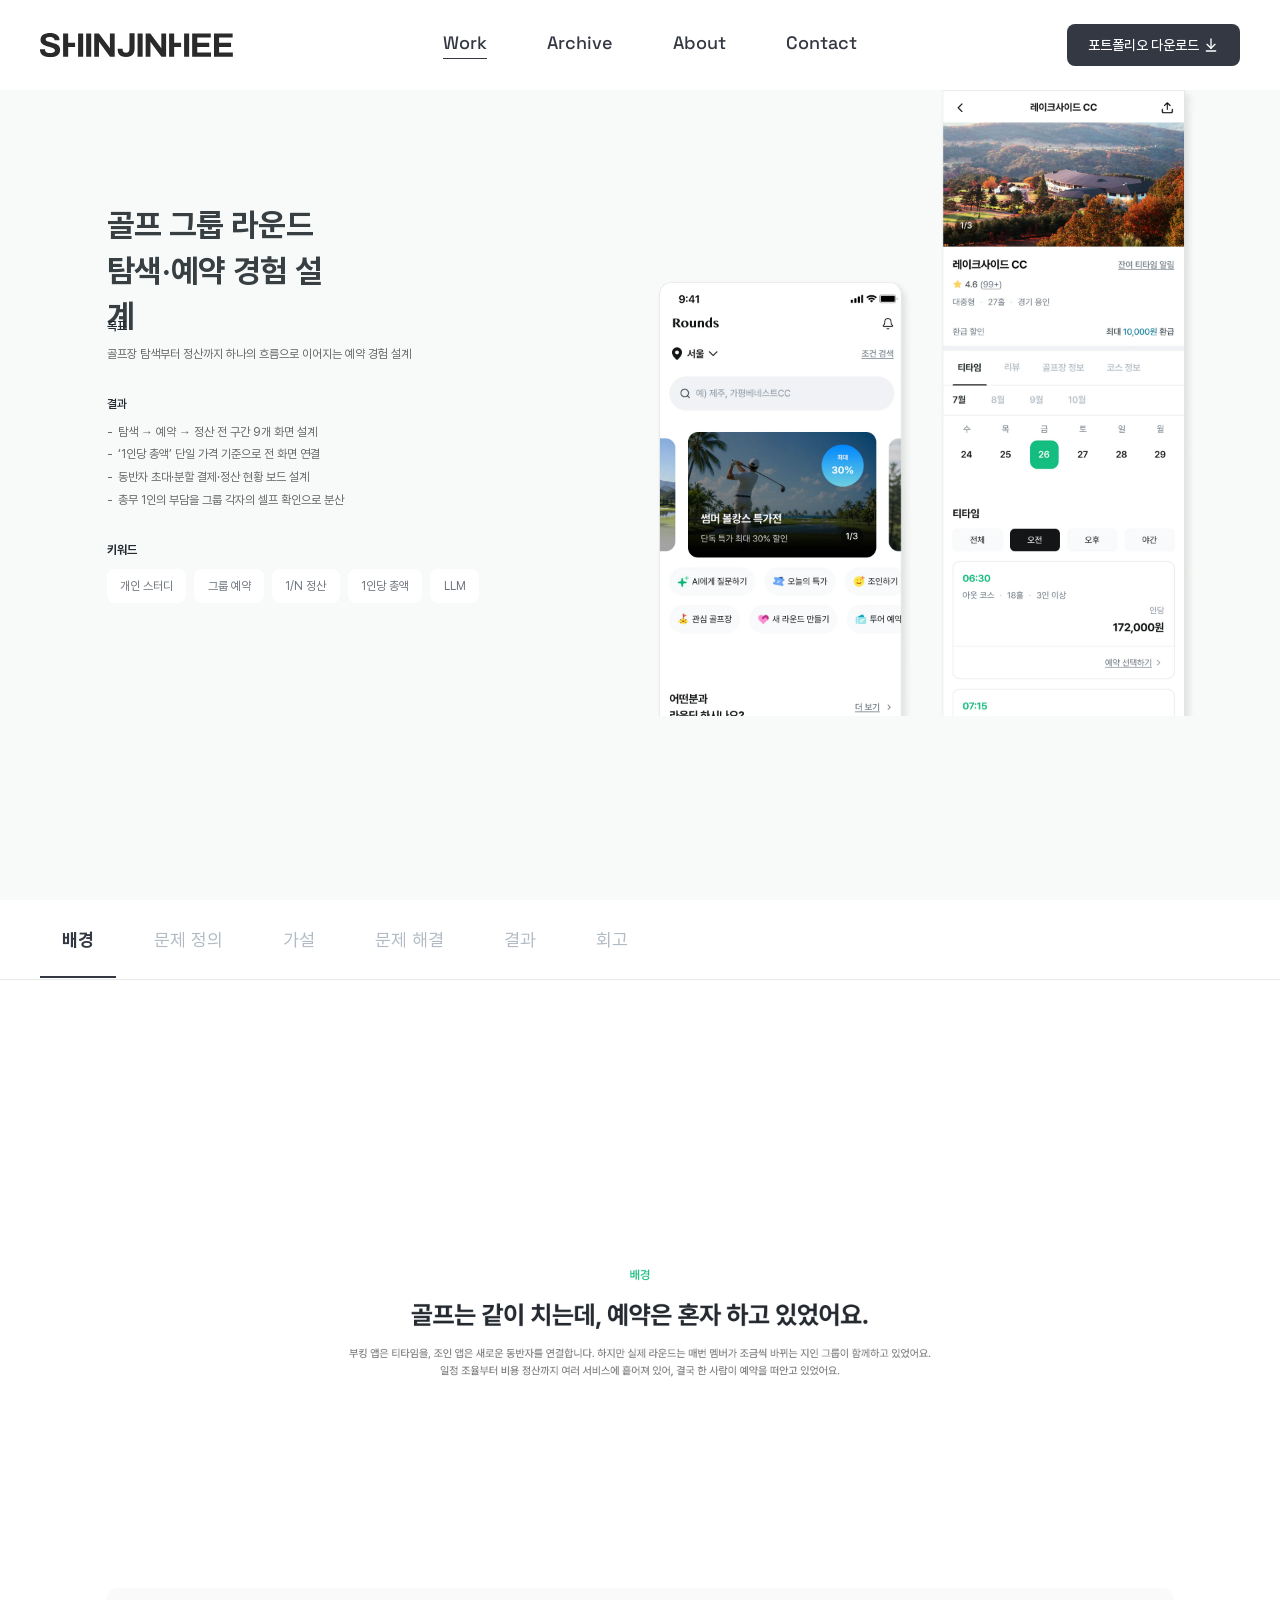
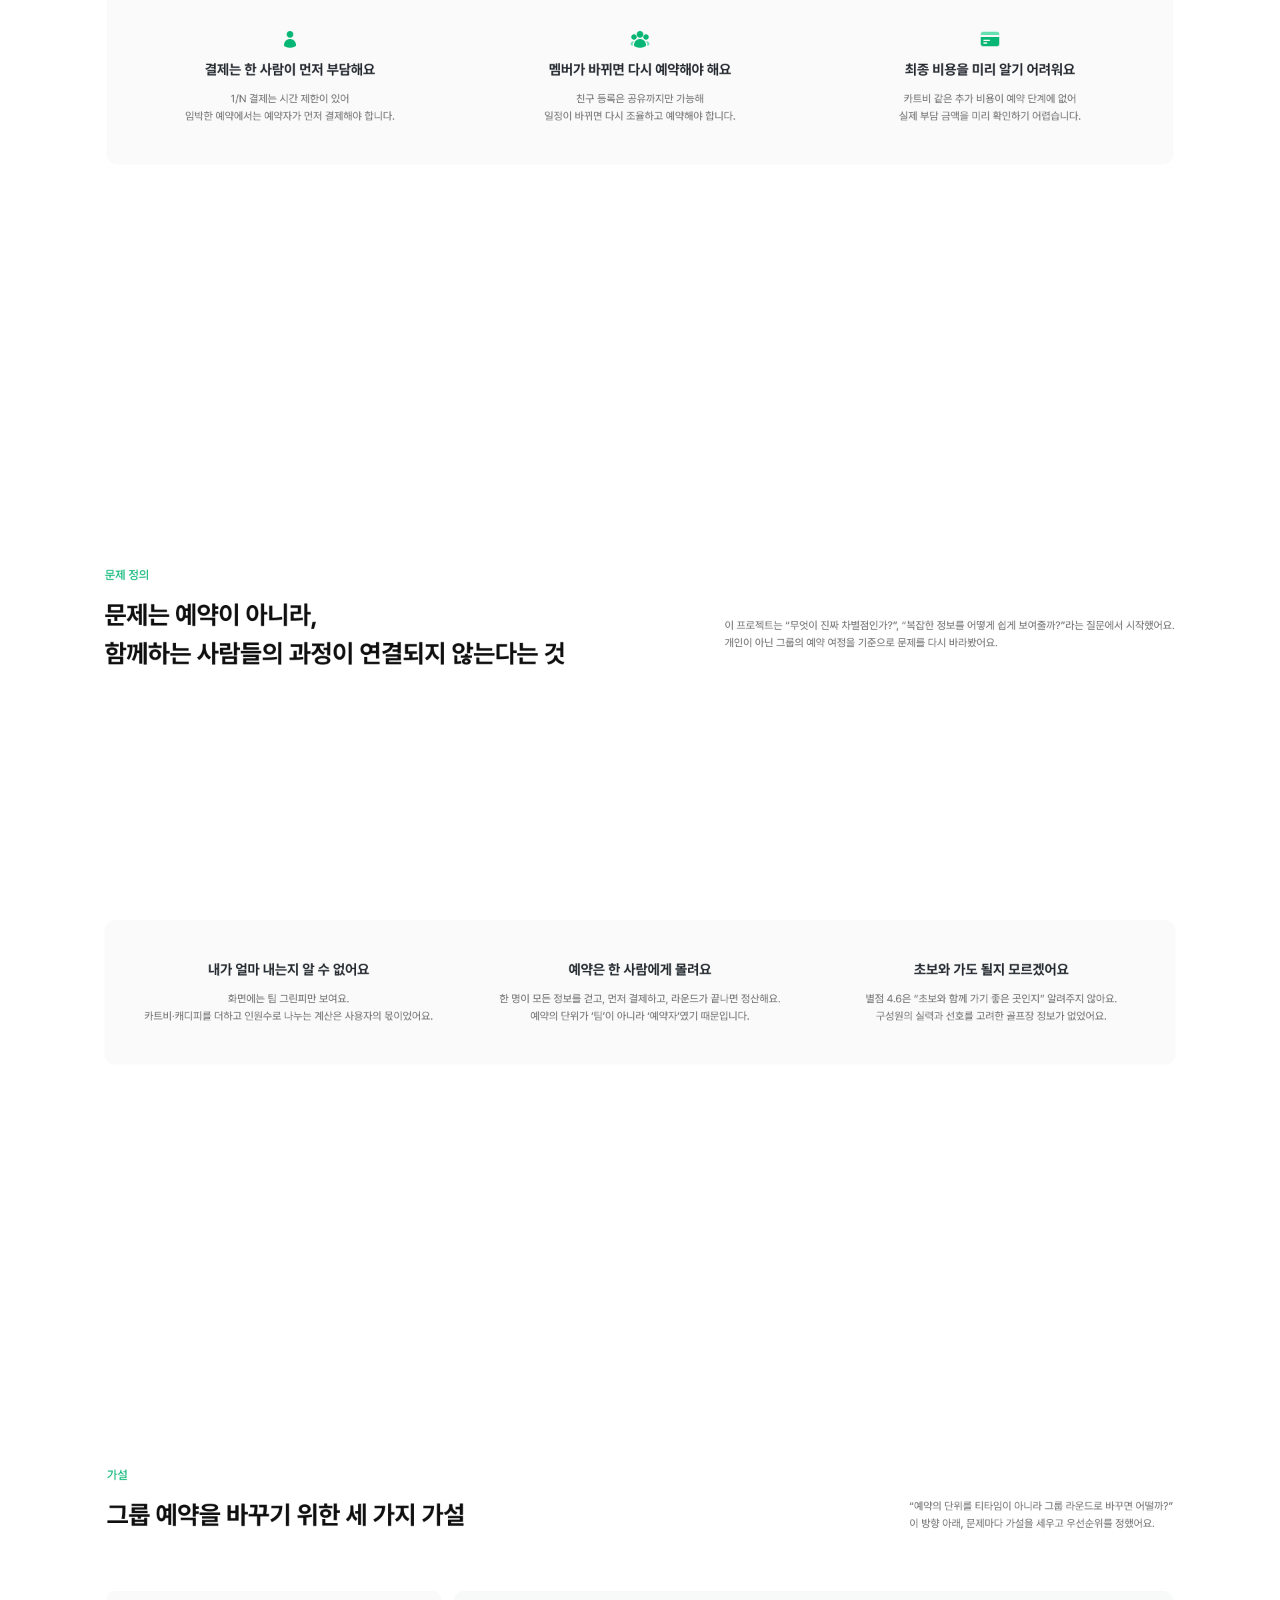
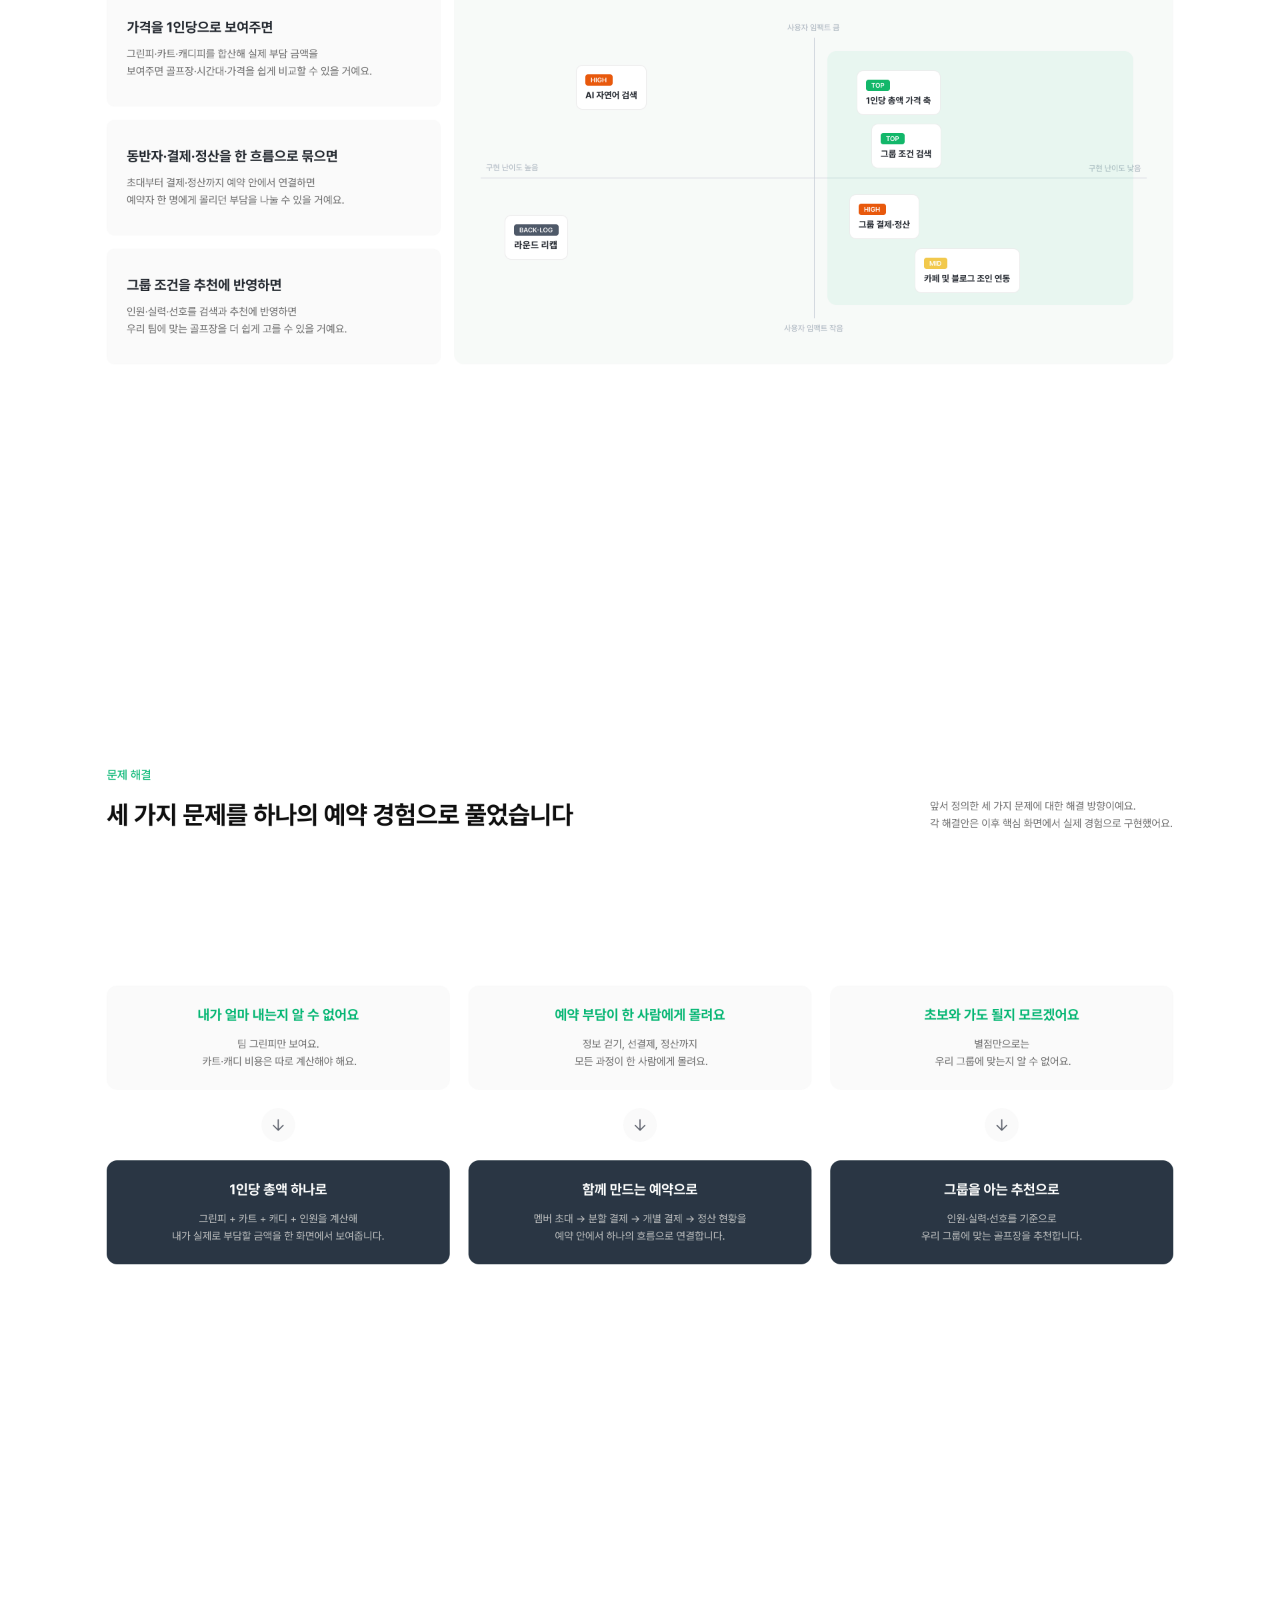
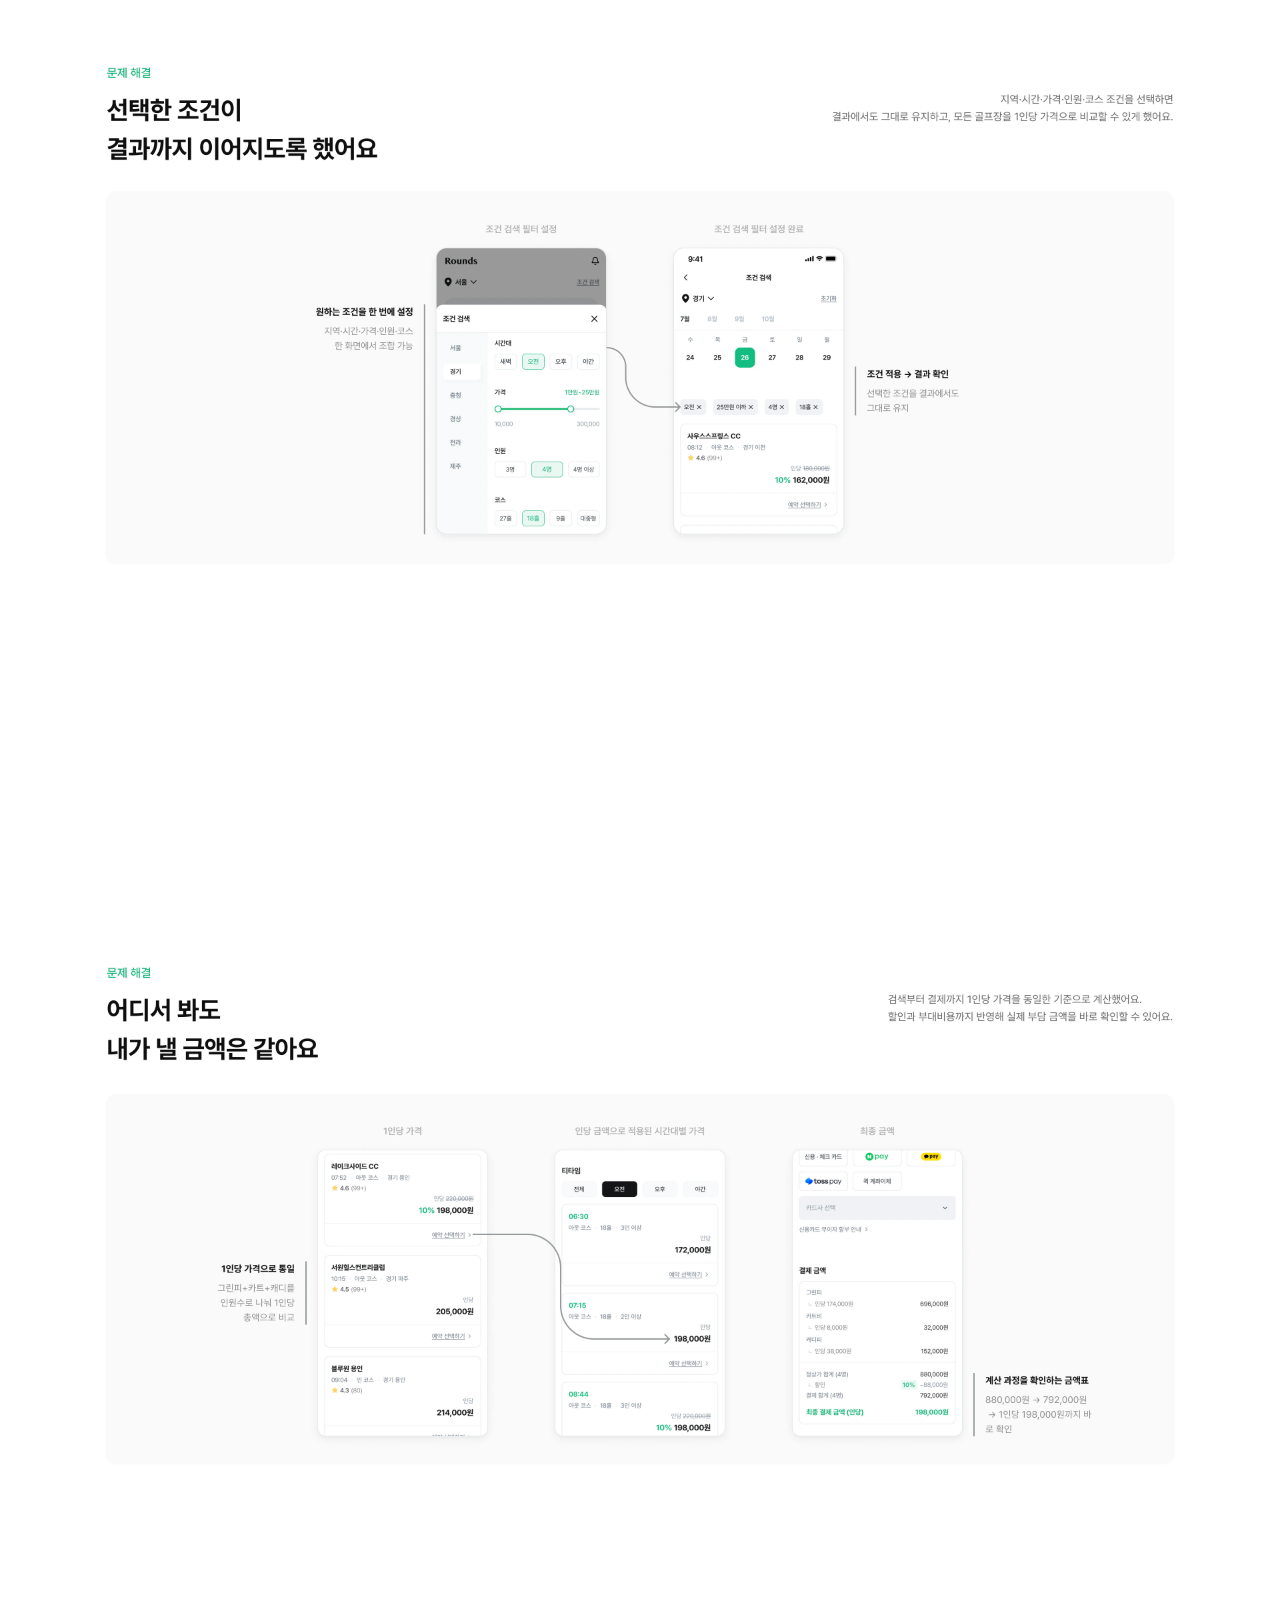
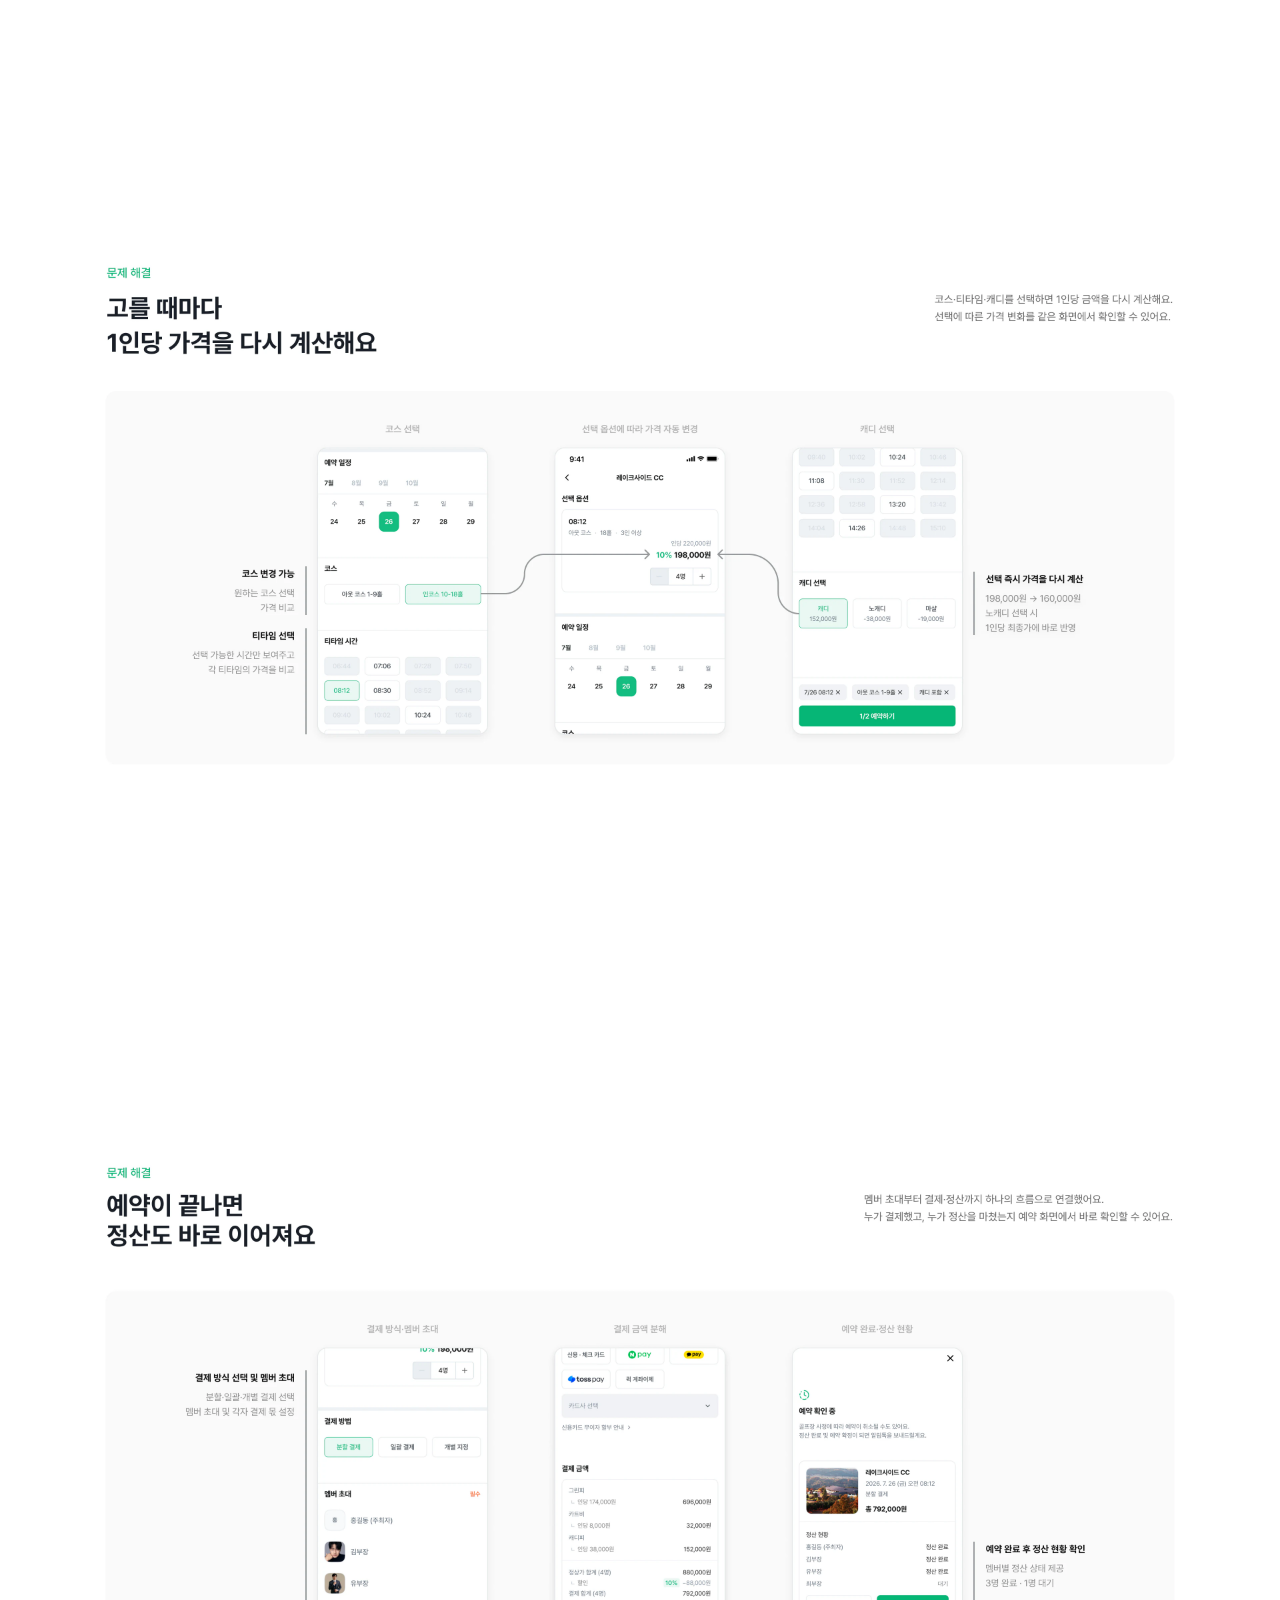
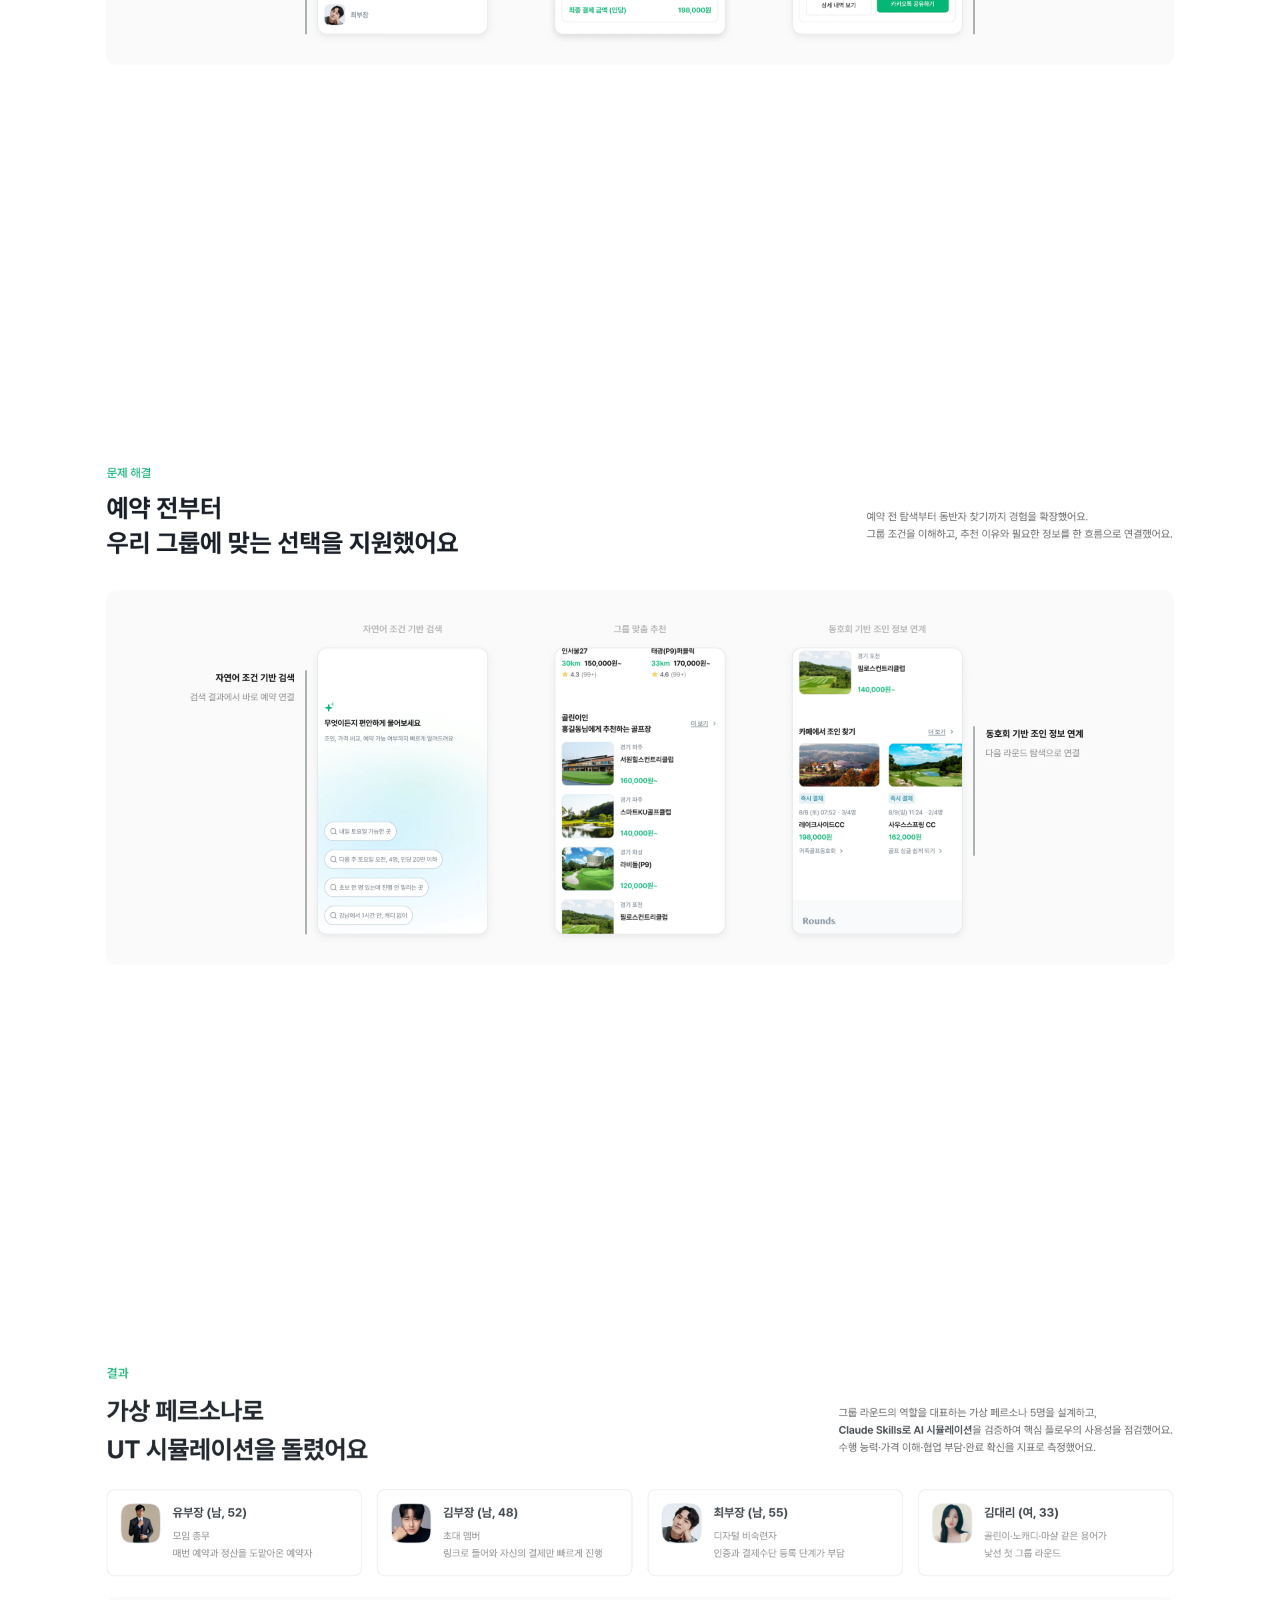
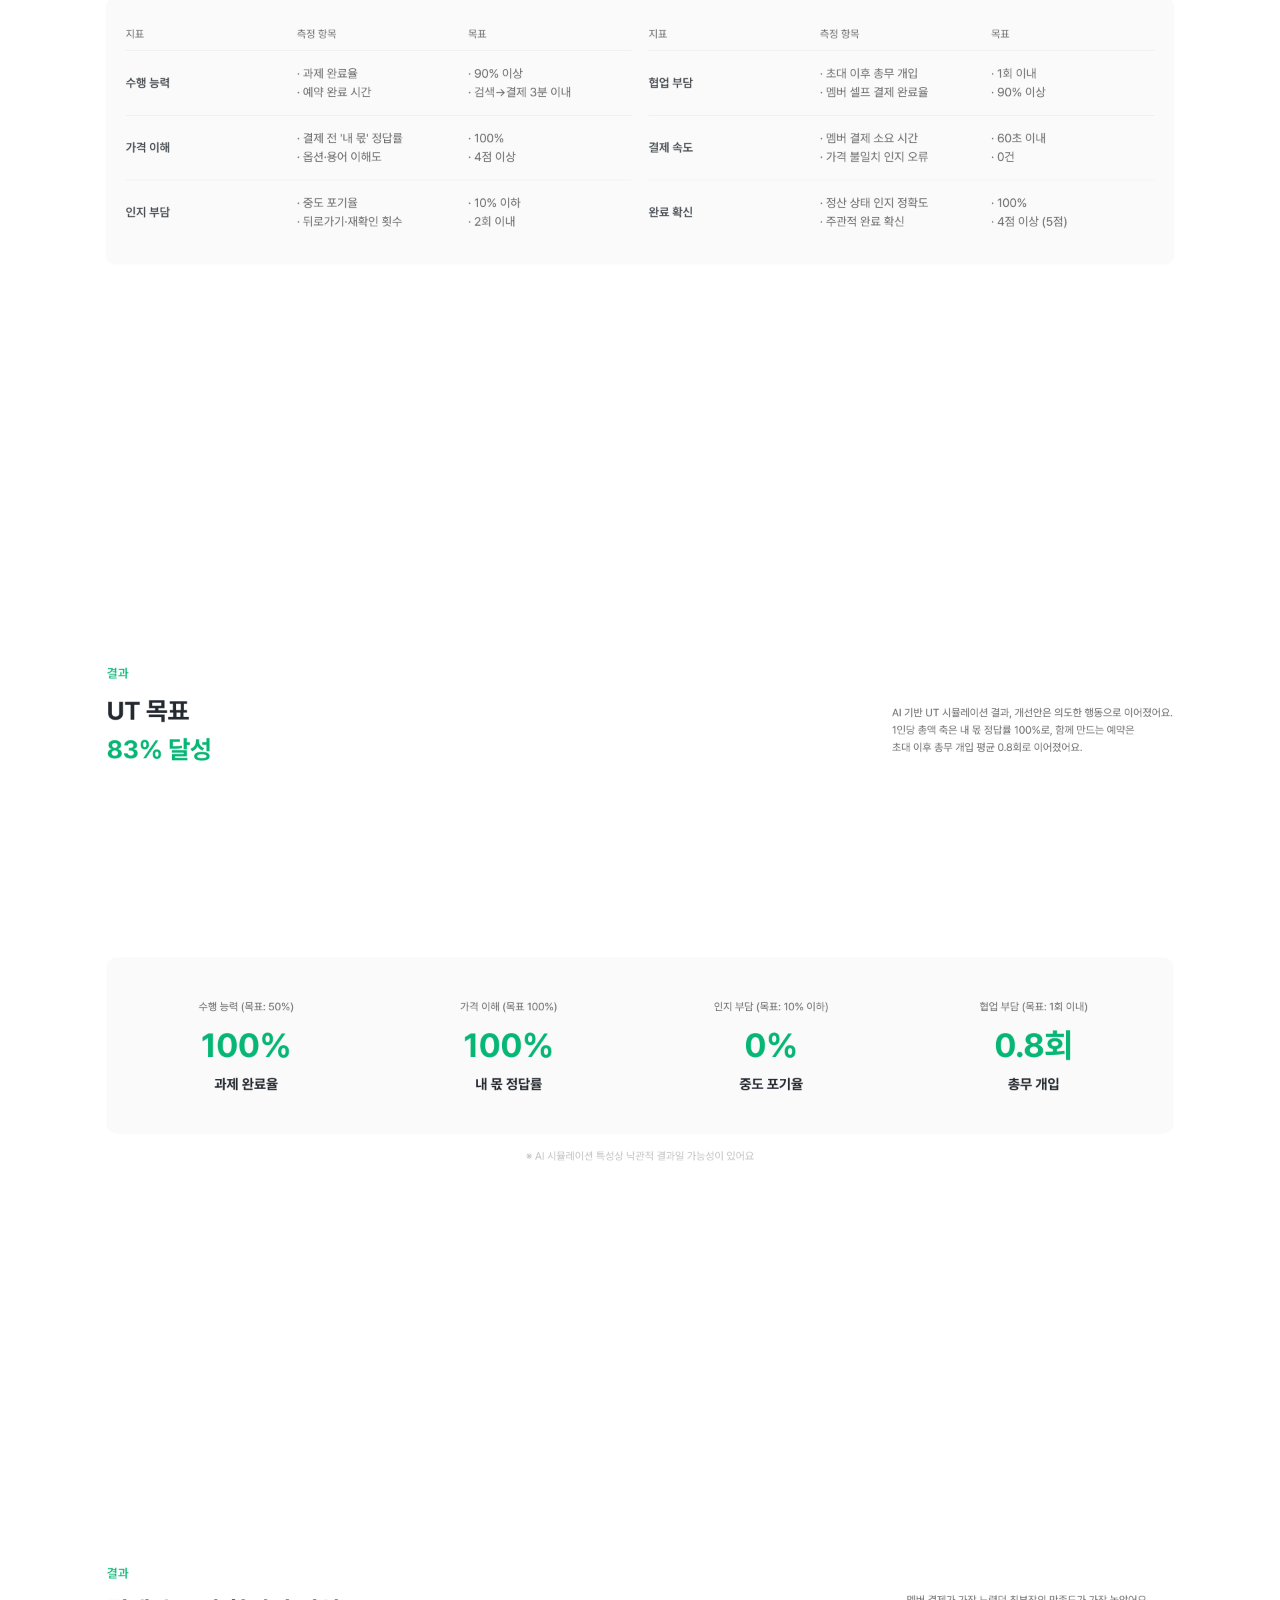
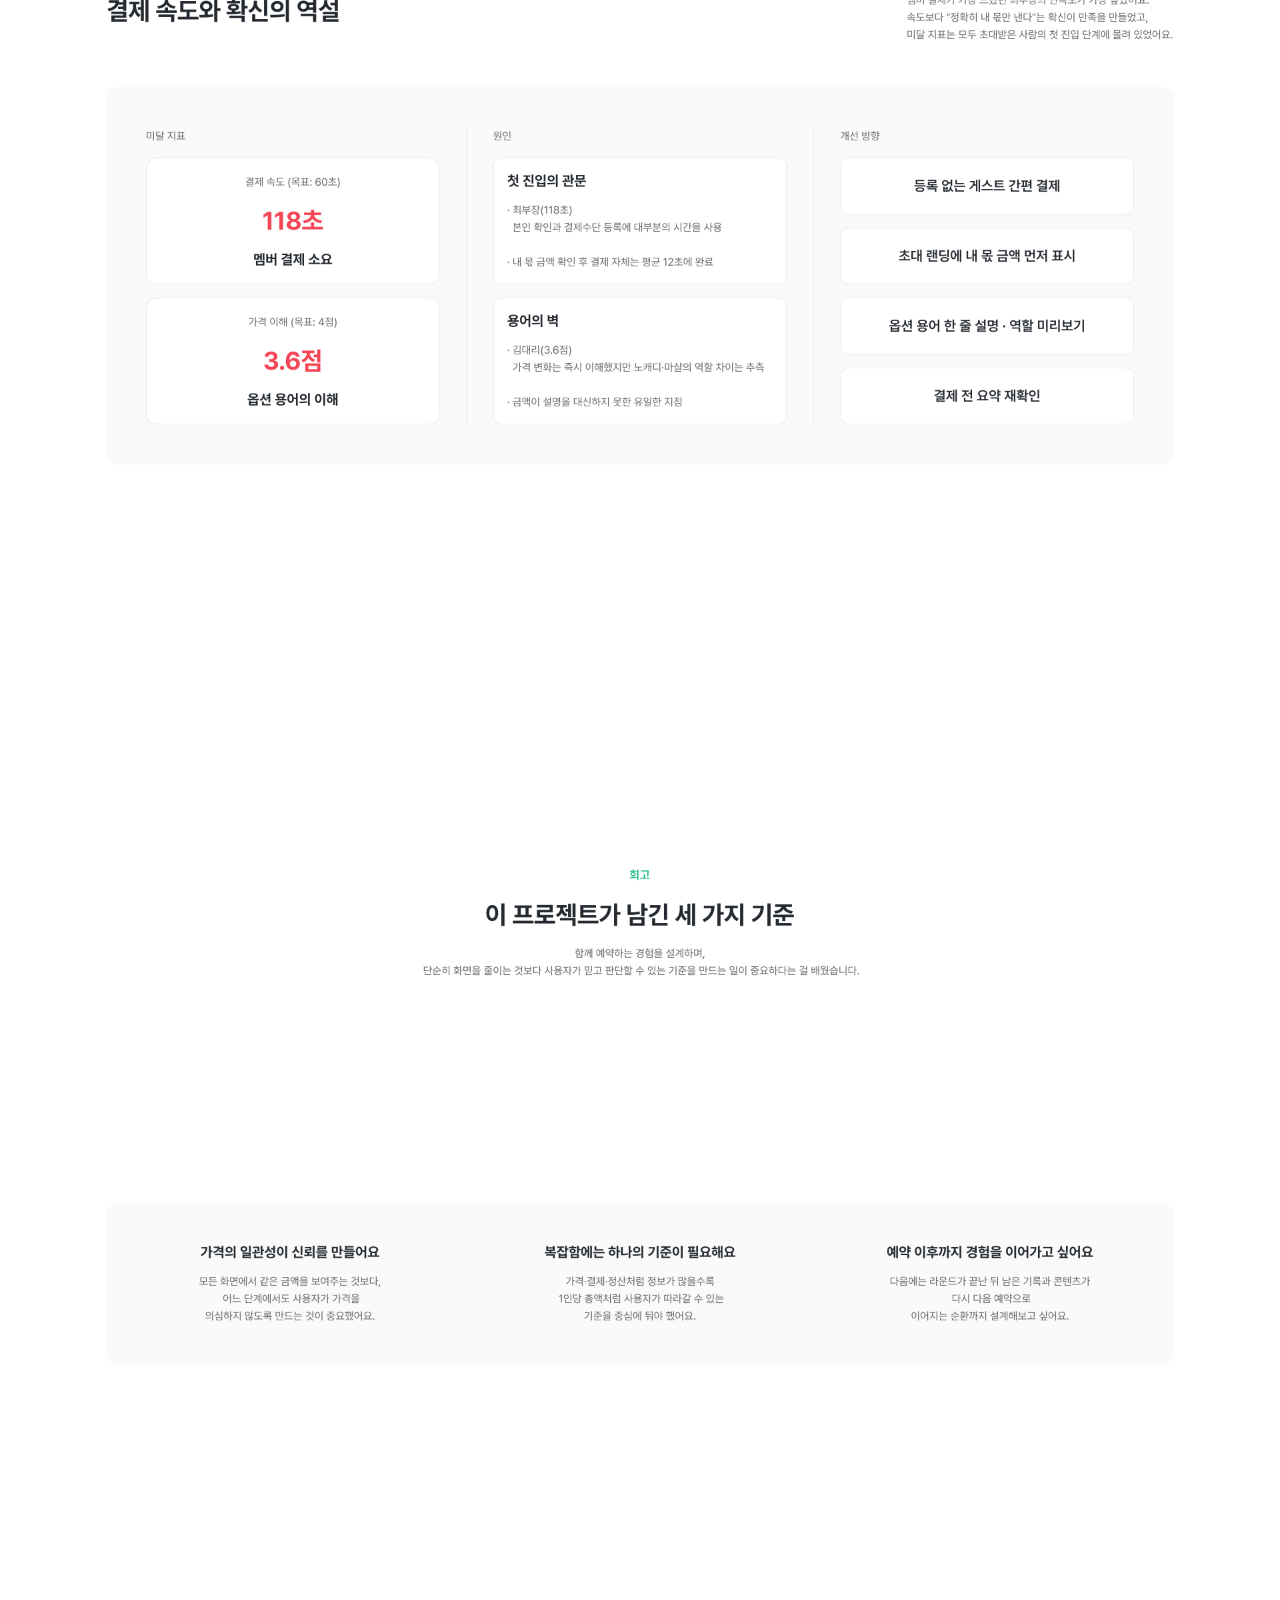
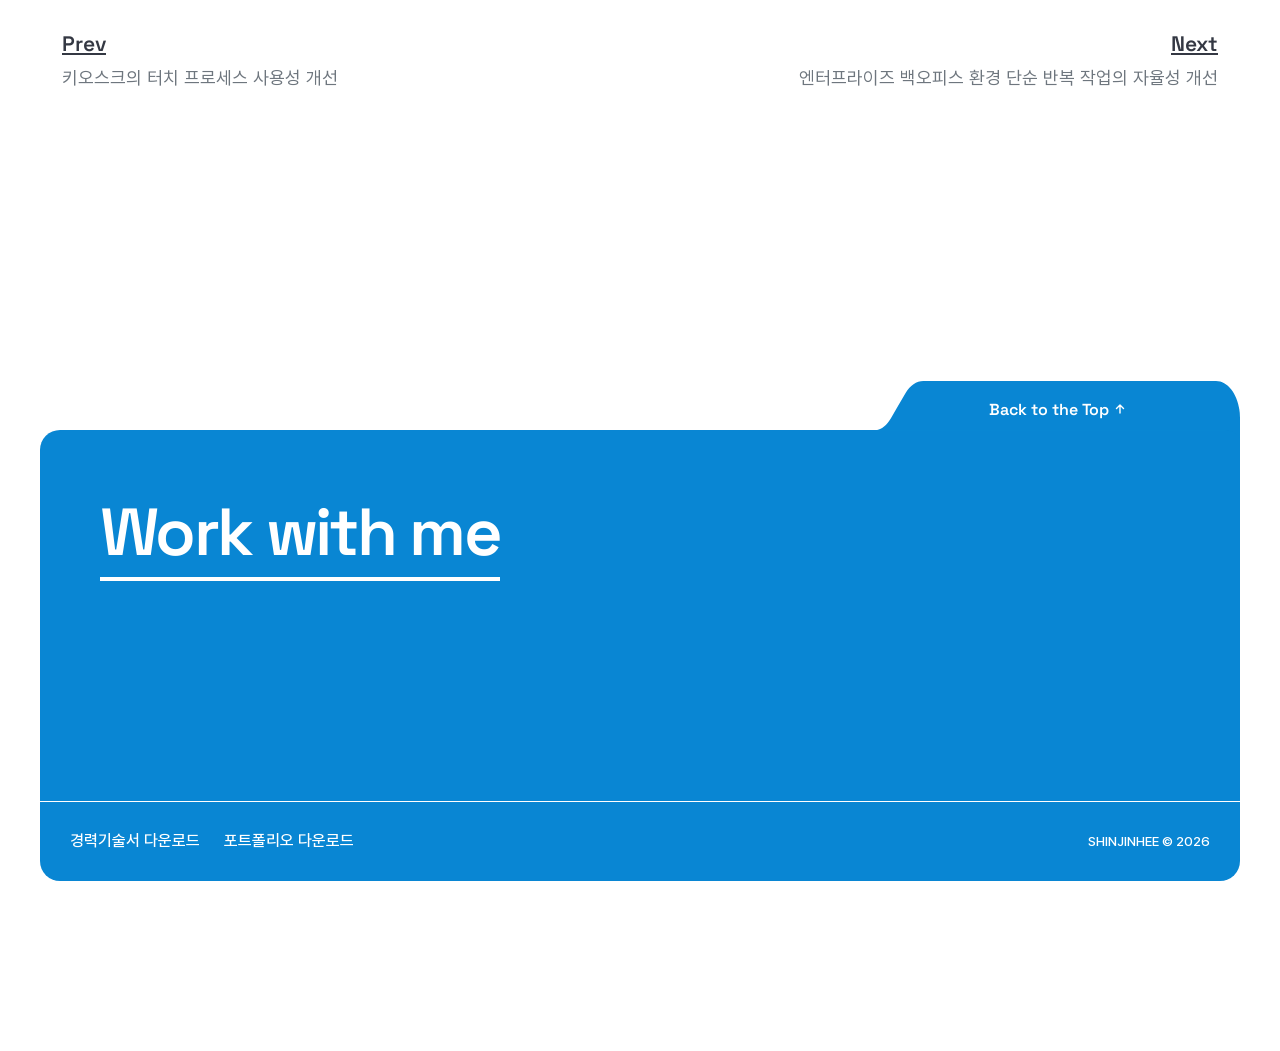
<file: case-golf.html>
<!doctype html>
<html lang="ko">

<head>
  <meta charset="utf-8">
  <meta name="viewport" content="width=device-width, initial-scale=1">
  <title>골프 그룹 라운드 | 신진희 포트폴리오</title>
  <meta name="description" content="골프장 탐색부터 정산까지 하나의 흐름으로 잇고, 모든 선택을 1인당 총액이라는 한 축으로 환산한 그룹 예약 경험 설계.">

  <meta property="og:type" content="article">
  <meta property="og:title" content="골프 그룹 라운드 · 신진희 UI/UX 디자이너">
  <meta property="og:description" content="골프장 탐색부터 정산까지 하나의 흐름으로 잇고, 모든 선택을 1인당 총액이라는 한 축으로 환산한 그룹 예약 경험 설계.">
  <meta property="og:url" content="">
  <meta property="og:image" content="">
  <meta name="theme-color" content="#ffffff">

  <link rel="icon" href="./favicon.ico" sizes="32x32">
  <link rel="icon" href="./assets/img/favicon/favicon.svg" type="image/svg+xml">
  <link rel="apple-touch-icon" href="./assets/img/favicon/apple-touch-icon.png">

  <link rel="stylesheet" href="./assets/css/reset.css?v=142">
  <link rel="stylesheet" href="./assets/css/tokens.css?v=142">
  <link rel="stylesheet" href="./assets/css/layout.css?v=142">
  <link rel="stylesheet" href="./assets/css/components.css?v=142">
  <link rel="stylesheet" href="./assets/css/case.css?v=142">
</head>

<body>
  <a href="#main" class="sr-only">본문 바로가기</a>

  <header class="site-header" data-header>
    <div class="container site-header__inner">
      <a href="./index.html" class="site-header__logo" aria-label="SHINJINHEE 홈">
        <img src="./assets/img/logo.svg?v=4" alt="SHINJINHEE" width="193" height="24">
      </a>

      <nav class="gnb" aria-label="주요 메뉴">
        <a href="./work.html" aria-current="page">Work</a>
        <a href="./archive.html">Archive</a>
        <a href="./about.html">About</a>
        <a href="mailto:jinhee950617@gmail.com">Contact</a>
      </nav>

      <a href="./docs/portfolio.pdf" download="신진희_포트폴리오.pdf" class="btn btn--dark btn--w173">
        포트폴리오 다운로드
        <svg width="16" height="16" viewBox="0 0 16 16" fill="none" aria-hidden="true">
          <g stroke="currentColor" stroke-width="1.33333" stroke-linecap="round" stroke-linejoin="round">
            <path d="M8 11.3333V2" />
            <path d="M4 7.33333L8 11.3333L12 7.33333" />
            <path d="M12.6667 14H3.33333" />
          </g>
        </svg>
      </a>

      <button type="button" class="nav-toggle" data-nav-toggle aria-expanded="false" aria-label="메뉴 열기">
        <span></span>
      </button>
    </div>
  </header>

  <main id="main" style="--sec-accent:#2f9e5e">
    <!-- ===================== 히어로 ===================== -->
    <section class="case-hero case-hero--golf case-hero--stage is-top" aria-labelledby="case-title">
      <div class="case-hero__inner">
        <h1 class="case-hero__title" id="case-title" style="--ty:170;--tw:363">골프 그룹 라운드<br>탐색·예약 경험 설계</h1>
        <div class="case-hero__block" style="--by:343;--lw:600">
          <p class="case-hero__label">목표</p>
          <p class="case-hero__value">골프장 탐색부터 정산까지 하나의 흐름으로 이어지는 예약 경험 설계</p>
        </div>
        <div class="case-hero__block" style="--by:460;--lw:600">
          <p class="case-hero__label">결과</p>
          <ul class="case-hero__list">
          <li>탐색 → 예약 → 정산 전 구간 9개 화면 설계</li>
          <li>‘1인당 총액’ 단일 가격 기준으로 전 화면 연결</li>
          <li>동반자 초대·분할 결제·정산 현황 보드 설계</li>
          <li>총무 1인의 부담을 그룹 각자의 셀프 확인으로 분산</li>
          </ul>
        </div>
        <div class="case-hero__block" style="--by:679;--lw:700">
          <p class="case-hero__label">키워드</p>
          <div class="case-hero__tags">
          <span class="case-chip">개인 스터디</span>
          <span class="case-chip">그룹 예약</span>
          <span class="case-chip">1/N 정산</span>
          <span class="case-chip">1인당 총액</span>
          <span class="case-chip">LLM</span>
          </div>
        </div>

        <!-- 오른쪽 그림 — 좌표·크기 전부 시안 값 그대로 -->
        <div class="case-hero__art" style="--ax:966;--ay:0;--aw:834;--ah:939"><picture><source srcset="./assets/img/case/golf-hero.webp?v=142" type="image/webp"><img src="./assets/img/case/golf-hero.png?v=142" alt="" loading="eager" fetchpriority="high"></picture></div>
      </div>
    </section>

    <!-- ===================== 섹션 탭 ===================== -->
    <nav class="case-tabs" aria-label="섹션 바로가기" data-case-tabs>
      <div class="container">
        <div class="case-tabs__list">
          <a href="#background" aria-current="true">배경</a>
          <a href="#problem">문제 정의</a>
          <a href="#hypothesis">가설</a>
          <a href="#solution">문제 해결</a>
          <a href="#result">결과</a>
          <a href="#retro">회고</a>
        </div>
      </div>
    </nav>

    <!-- ===================== 본문 섹션 ===================== -->
    <section class="case-section case-section--shot" id="background" aria-labelledby="d13-s1-t" style="--sec-bg:#FFFFFF">
      <div class="case-section__inner">
        <h2 class="sr-only" id="d13-s1-t">배경 — 골프는 같이 치는데, 예약은 혼자 하고 있었어요.</h2>
        <picture><source srcset="./assets/img/case/sec/golf-1.webp?v=142" type="image/webp"><img
          class="case-shot" src="./assets/img/case/sec/golf-1.png?v=142"
          alt="배경 — 골프는 같이 치는데, 예약은 혼자 하고 있었어요." loading="lazy" width="1920" height="948"></picture>
      </div>
    </section>

    <section class="case-section case-section--shot" id="problem" aria-labelledby="d13-s2-t" style="--sec-bg:#FFFFFF">
      <div class="case-section__inner">
        <h2 class="sr-only" id="d13-s2-t">문제 정의 — 문제는 예약이 아니라, 함께하는 사람들의 과정이 연결되지 않는다는 것</h2>
        <picture><source srcset="./assets/img/case/sec/golf-2.webp?v=142" type="image/webp"><img
          class="case-shot" src="./assets/img/case/sec/golf-2.png?v=142"
          alt="문제 정의 — 문제는 예약이 아니라, 함께하는 사람들의 과정이 연결되지 않는다는 것" loading="lazy" width="1920" height="948"></picture>
      </div>
    </section>

    <section class="case-section case-section--shot" id="hypothesis" aria-labelledby="d13-s3-t" style="--sec-bg:#FFFFFF">
      <div class="case-section__inner">
        <h2 class="sr-only" id="d13-s3-t">가설 — 그룹 예약을 바꾸기 위한 세 가지 가설</h2>
        <picture><source srcset="./assets/img/case/sec/golf-3.webp?v=142" type="image/webp"><img
          class="case-shot" src="./assets/img/case/sec/golf-3.png?v=142"
          alt="가설 — 그룹 예약을 바꾸기 위한 세 가지 가설" loading="lazy" width="1920" height="948"></picture>
      </div>
    </section>

    <section class="case-section case-section--shot" id="solution" aria-labelledby="d13-s4-t" style="--sec-bg:#FFFFFF">
      <div class="case-section__inner">
        <h2 class="sr-only" id="d13-s4-t">문제 해결 — 세 가지 문제를 하나의 예약 경험으로 풀었습니다</h2>
        <picture><source srcset="./assets/img/case/sec/golf-4.webp?v=142" type="image/webp"><img
          class="case-shot" src="./assets/img/case/sec/golf-4.png?v=142"
          alt="문제 해결 — 세 가지 문제를 하나의 예약 경험으로 풀었습니다" loading="lazy" width="1920" height="948"></picture>
      </div>
    </section>

    <section class="case-section case-section--shot" aria-labelledby="d13-s5-t" style="--sec-bg:#FFFFFF">
      <div class="case-section__inner">
        <h2 class="sr-only" id="d13-s5-t">문제 해결 — 선택한 조건이 결과까지 이어지도록 했어요</h2>
        <picture><source srcset="./assets/img/case/sec/golf-5.webp?v=142" type="image/webp"><img
          class="case-shot" src="./assets/img/case/sec/golf-5.png?v=142"
          alt="문제 해결 — 선택한 조건이 결과까지 이어지도록 했어요" loading="lazy" width="1920" height="948"></picture>
      </div>
    </section>

    <section class="case-section case-section--shot" aria-labelledby="d13-s6-t" style="--sec-bg:#FFFFFF">
      <div class="case-section__inner">
        <h2 class="sr-only" id="d13-s6-t">문제 해결 — 어디서 봐도 내가 낼 금액은 같아요</h2>
        <picture><source srcset="./assets/img/case/sec/golf-6.webp?v=142" type="image/webp"><img
          class="case-shot" src="./assets/img/case/sec/golf-6.png?v=142"
          alt="문제 해결 — 어디서 봐도 내가 낼 금액은 같아요" loading="lazy" width="1920" height="948"></picture>
      </div>
    </section>

    <section class="case-section case-section--shot" aria-labelledby="d13-s7-t" style="--sec-bg:#FFFFFF">
      <div class="case-section__inner">
        <h2 class="sr-only" id="d13-s7-t">문제 해결 — 고를 때마다 1인당 가격을 다시 계산해요</h2>
        <picture><source srcset="./assets/img/case/sec/golf-7.webp?v=142" type="image/webp"><img
          class="case-shot" src="./assets/img/case/sec/golf-7.png?v=142"
          alt="문제 해결 — 고를 때마다 1인당 가격을 다시 계산해요" loading="lazy" width="1920" height="948"></picture>
      </div>
    </section>

    <section class="case-section case-section--shot" aria-labelledby="d13-s8-t" style="--sec-bg:#FFFFFF">
      <div class="case-section__inner">
        <h2 class="sr-only" id="d13-s8-t">문제 해결 — 예약이 끝나면 정산도 바로 이어져요</h2>
        <picture><source srcset="./assets/img/case/sec/golf-8.webp?v=142" type="image/webp"><img
          class="case-shot" src="./assets/img/case/sec/golf-8.png?v=142"
          alt="문제 해결 — 예약이 끝나면 정산도 바로 이어져요" loading="lazy" width="1920" height="948"></picture>
      </div>
    </section>

    <section class="case-section case-section--shot" aria-labelledby="d13-s9-t" style="--sec-bg:#FFFFFF">
      <div class="case-section__inner">
        <h2 class="sr-only" id="d13-s9-t">문제 해결 — 예약 전부터 우리 그룹에 맞는 선택을 지원했어요</h2>
        <picture><source srcset="./assets/img/case/sec/golf-9.webp?v=142" type="image/webp"><img
          class="case-shot" src="./assets/img/case/sec/golf-9.png?v=142"
          alt="문제 해결 — 예약 전부터 우리 그룹에 맞는 선택을 지원했어요" loading="lazy" width="1920" height="948"></picture>
      </div>
    </section>

    <section class="case-section case-section--shot" id="result" aria-labelledby="d13-s10-t" style="--sec-bg:#FFFFFF">
      <div class="case-section__inner">
        <h2 class="sr-only" id="d13-s10-t">결과 — 가상 페르소나로 UT 시뮬레이션을 돌렸어요</h2>
        <picture><source srcset="./assets/img/case/sec/golf-10.webp?v=142" type="image/webp"><img
          class="case-shot" src="./assets/img/case/sec/golf-10.png?v=142"
          alt="결과 — 가상 페르소나로 UT 시뮬레이션을 돌렸어요" loading="lazy" width="1920" height="948"></picture>
      </div>
    </section>

    <section class="case-section case-section--shot" aria-labelledby="d13-s11-t" style="--sec-bg:#FFFFFF">
      <div class="case-section__inner">
        <h2 class="sr-only" id="d13-s11-t">결과 — UT 목표 83% 달성</h2>
        <picture><source srcset="./assets/img/case/sec/golf-11.webp?v=142" type="image/webp"><img
          class="case-shot" src="./assets/img/case/sec/golf-11.png?v=142"
          alt="결과 — UT 목표 83% 달성" loading="lazy" width="1920" height="948"></picture>
      </div>
    </section>

    <section class="case-section case-section--shot" aria-labelledby="d13-s12-t" style="--sec-bg:#FFFFFF">
      <div class="case-section__inner">
        <h2 class="sr-only" id="d13-s12-t">결과 — 결제 속도와 확신의 역설</h2>
        <picture><source srcset="./assets/img/case/sec/golf-12.webp?v=142" type="image/webp"><img
          class="case-shot" src="./assets/img/case/sec/golf-12.png?v=142"
          alt="결과 — 결제 속도와 확신의 역설" loading="lazy" width="1920" height="948"></picture>
      </div>
    </section>

    <section class="case-section case-section--shot" id="retro" aria-labelledby="d13-s13-t" style="--sec-bg:#FFFFFF">
      <div class="case-section__inner">
        <h2 class="sr-only" id="d13-s13-t">회고 — 이 프로젝트가 남긴 세 가지 기준</h2>
        <picture><source srcset="./assets/img/case/sec/golf-13.webp?v=142" type="image/webp"><img
          class="case-shot" src="./assets/img/case/sec/golf-13.png?v=142"
          alt="회고 — 이 프로젝트가 남긴 세 가지 기준" loading="lazy" width="1920" height="948"></picture>
      </div>
    </section>

    <!-- ===================== 이전 / 다음 ===================== -->
    <nav class="case-nav container" aria-label="다른 작업">
      <a class="case-nav__item" href="./case-kiosk.html">
        <span class="case-nav__dir">Prev</span>
        <span class="case-nav__title">키오스크의 터치 프로세스 사용성 개선</span>
      </a>
      <a class="case-nav__item case-nav__item--next" href="./case-backoffice.html">
        <span class="case-nav__dir">Next</span>
        <span class="case-nav__title">엔터프라이즈 백오피스 환경 단순 반복 작업의 자율성 개선</span>
      </a>
    </nav>
  </main>

  <footer class="site-footer" id="contact">
    <div class="container">
      <div class="site-footer__box">
        <a href="#main" class="to-top" data-to-top>
          <svg class="to-top__shape" viewBox="0 0 364 57" fill="none" aria-hidden="true" preserveAspectRatio="none">
            <path
              d="M364 57V36.85C364 16.5 353.25 0 339.99 0H47.34C40.52 0 34.02 4.45 29.46 12.25L14.78 37.38C10.91 43.99 5.65999 48.18 -0.0100098 49.31H349.32C354.85 49.31 359.94 52.18 363.99 57H364Z"
              fill="currentColor" />
          </svg>
          <span class="to-top__label">
            Back to the Top
            <svg width="14" height="14" viewBox="0 0 14 14" fill="none" aria-hidden="true">
              <path d="M7 11V3m0 0L3.5 6.5M7 3l3.5 3.5" stroke="currentColor" stroke-width="1.4"
                stroke-linecap="round" stroke-linejoin="round" />
            </svg>
          </span>
        </a>

        <h2 class="site-footer__title">
          <a href="mailto:jinhee950617@gmail.com" class="link-display link-display--invert">Work with me</a>
        </h2>

        <div class="site-footer__bottom">
          <p class="site-footer__links">
            <a href="./docs/resume.pdf" download="신진희_경력기술서.pdf">경력기술서 다운로드</a>
            <a href="./docs/portfolio.pdf" download="신진희_포트폴리오.pdf">포트폴리오 다운로드</a>
          </p>
          <p><small>SHINJINHEE &copy; 2026</small></p>
        </div>
      </div>
    </div>
  </footer>

  <script src="./assets/js/main.js?v=142"></script>
</body>

</html>
</file>
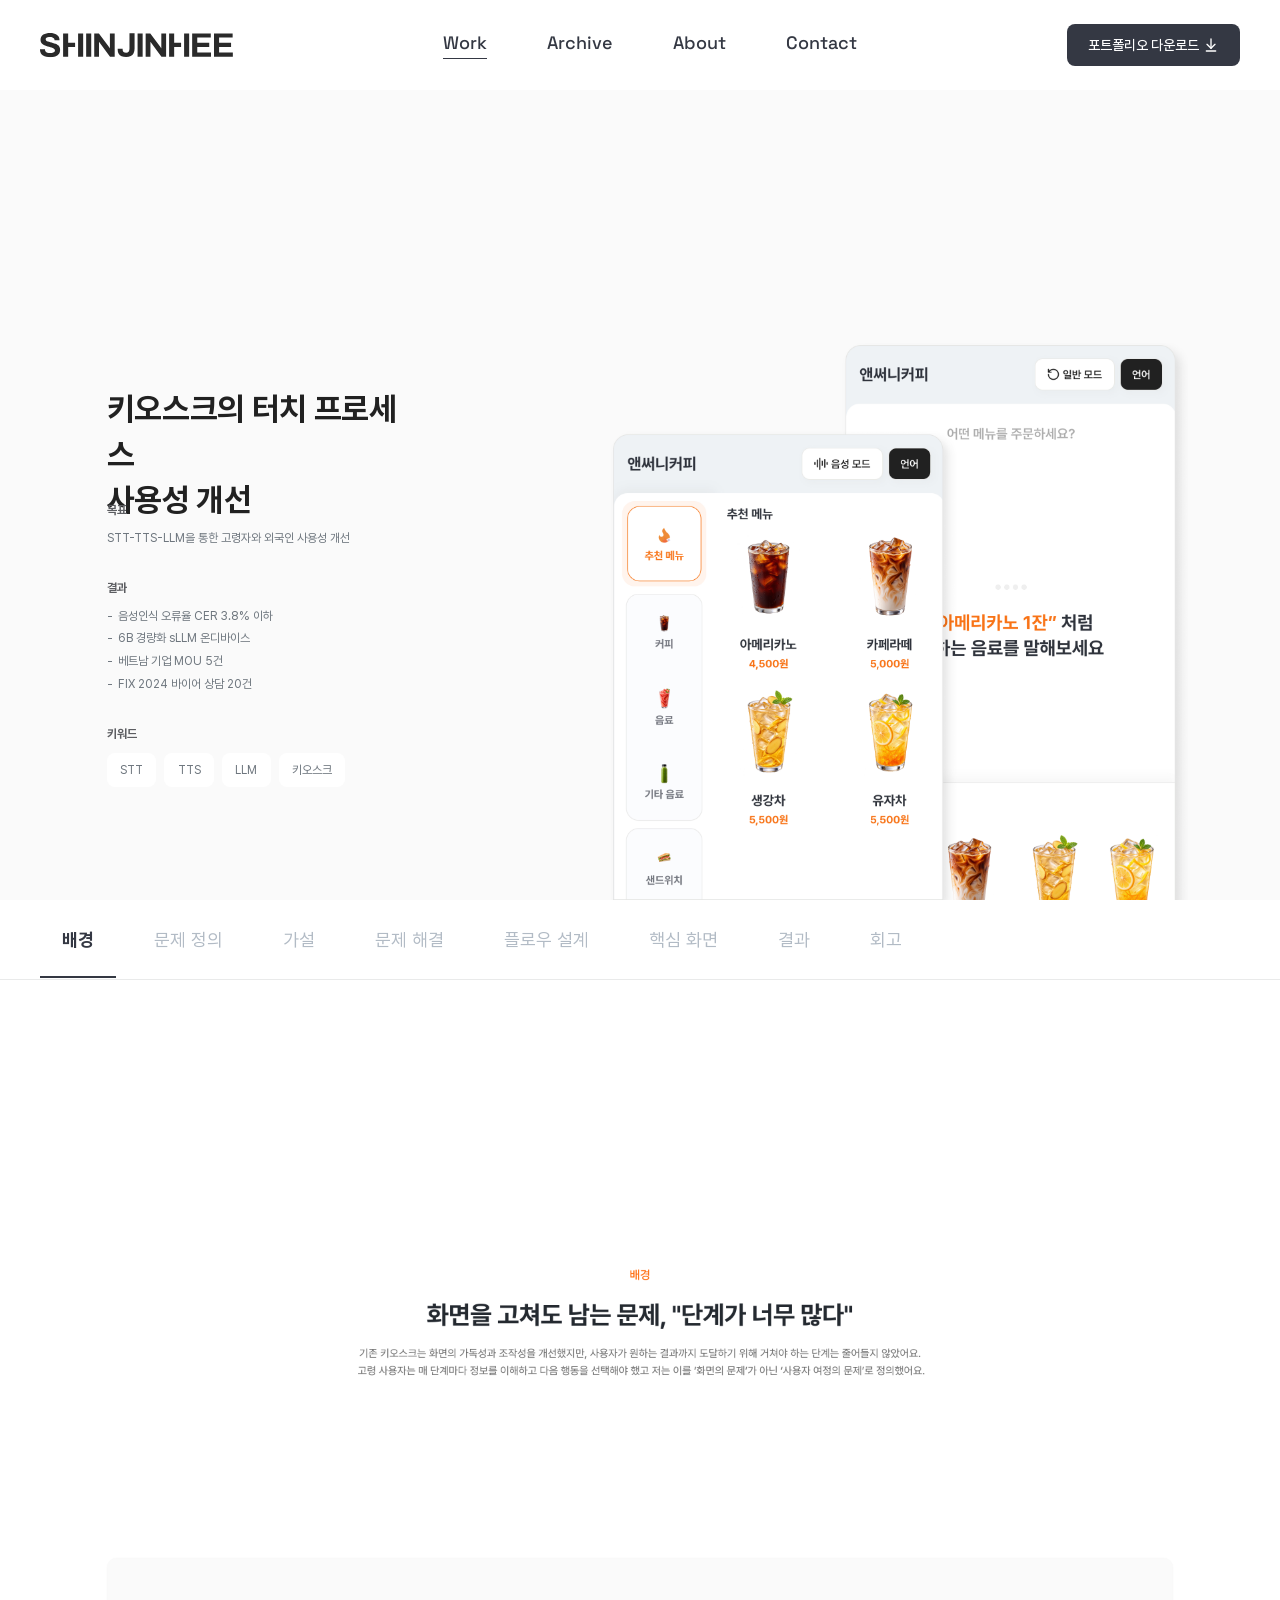
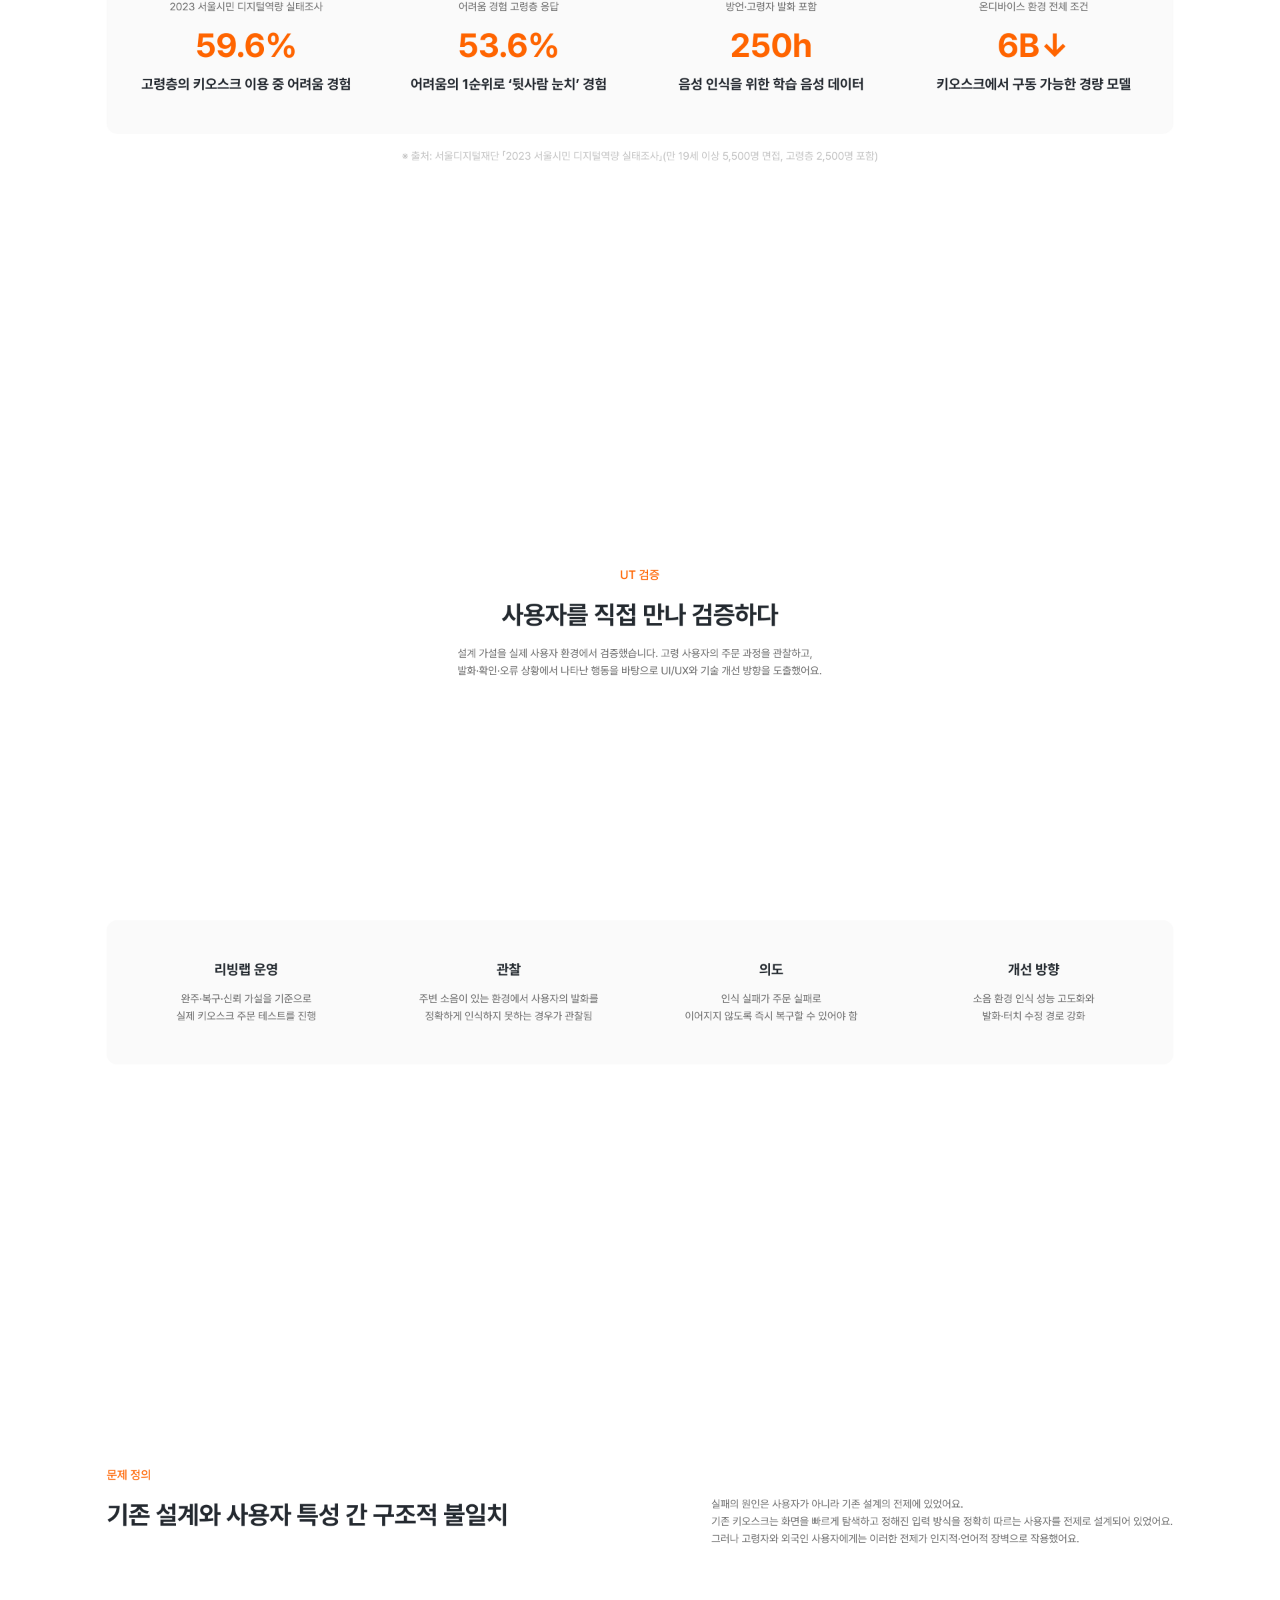
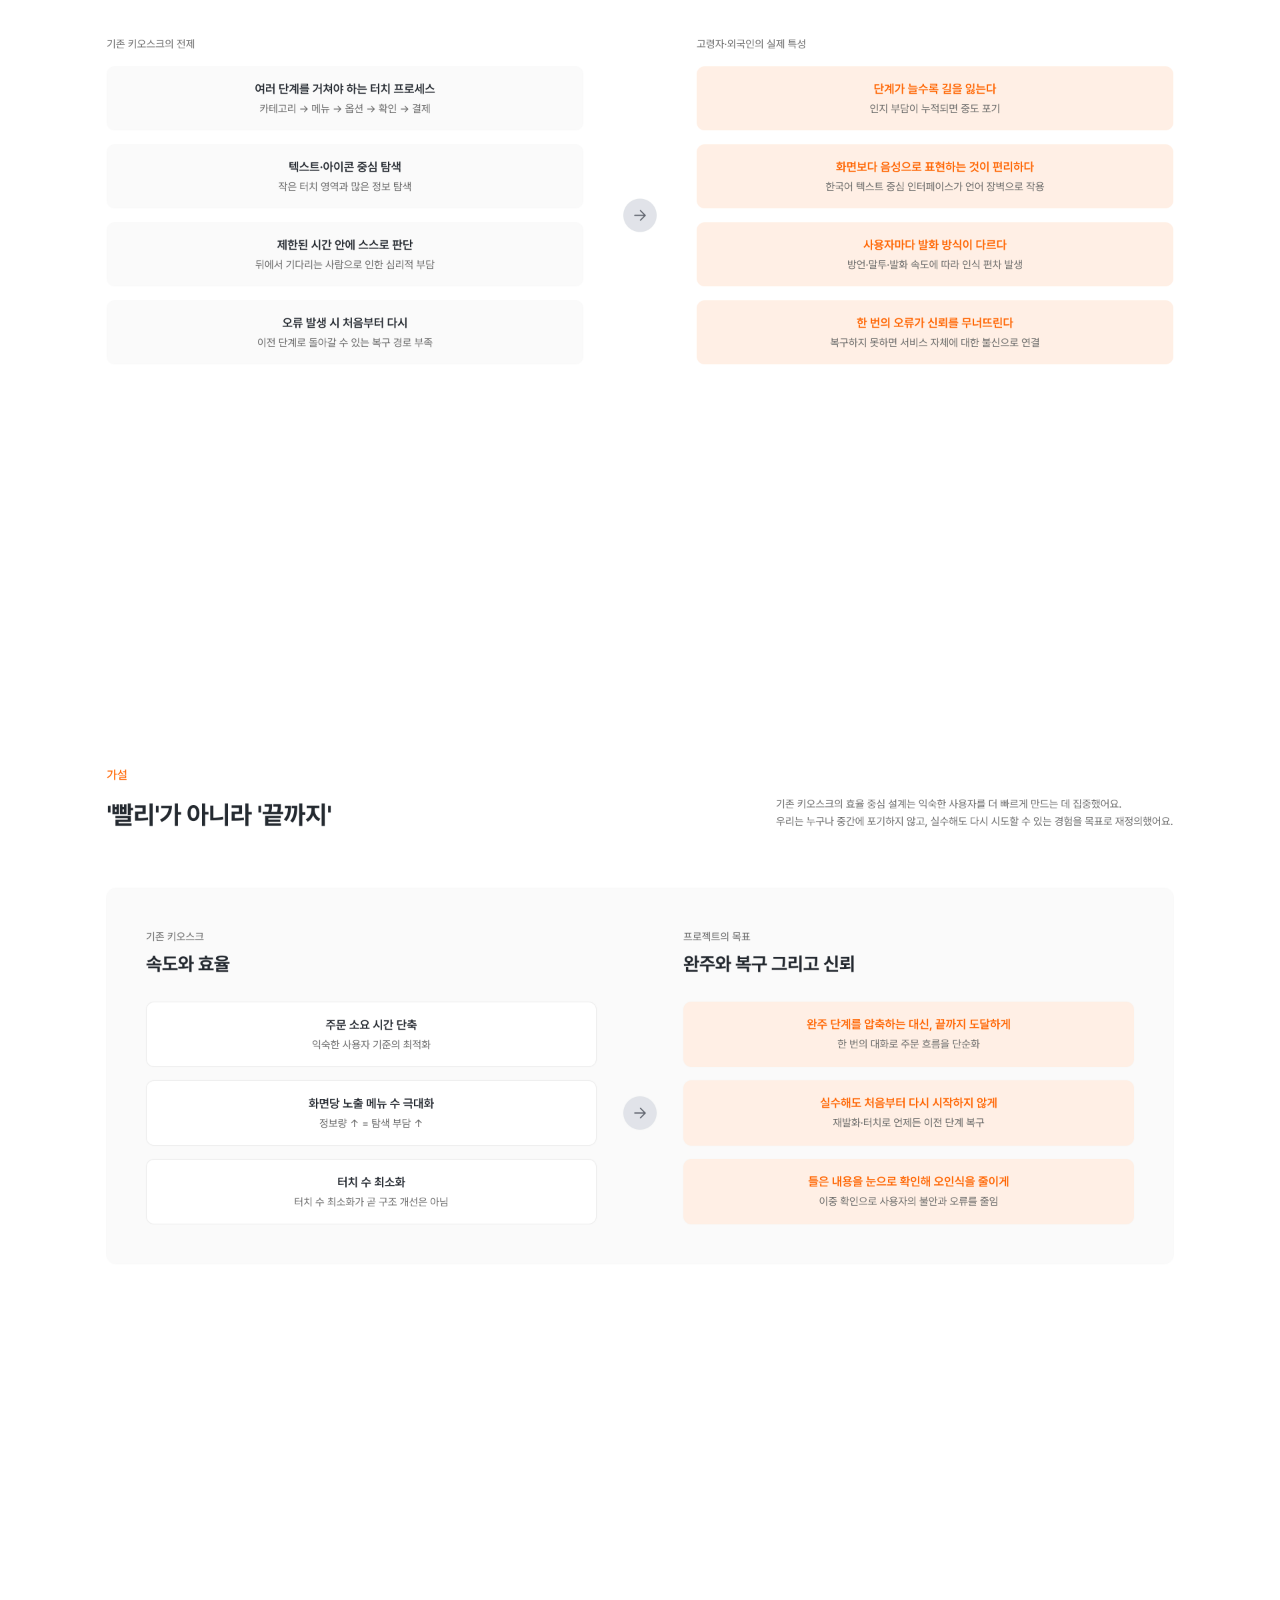
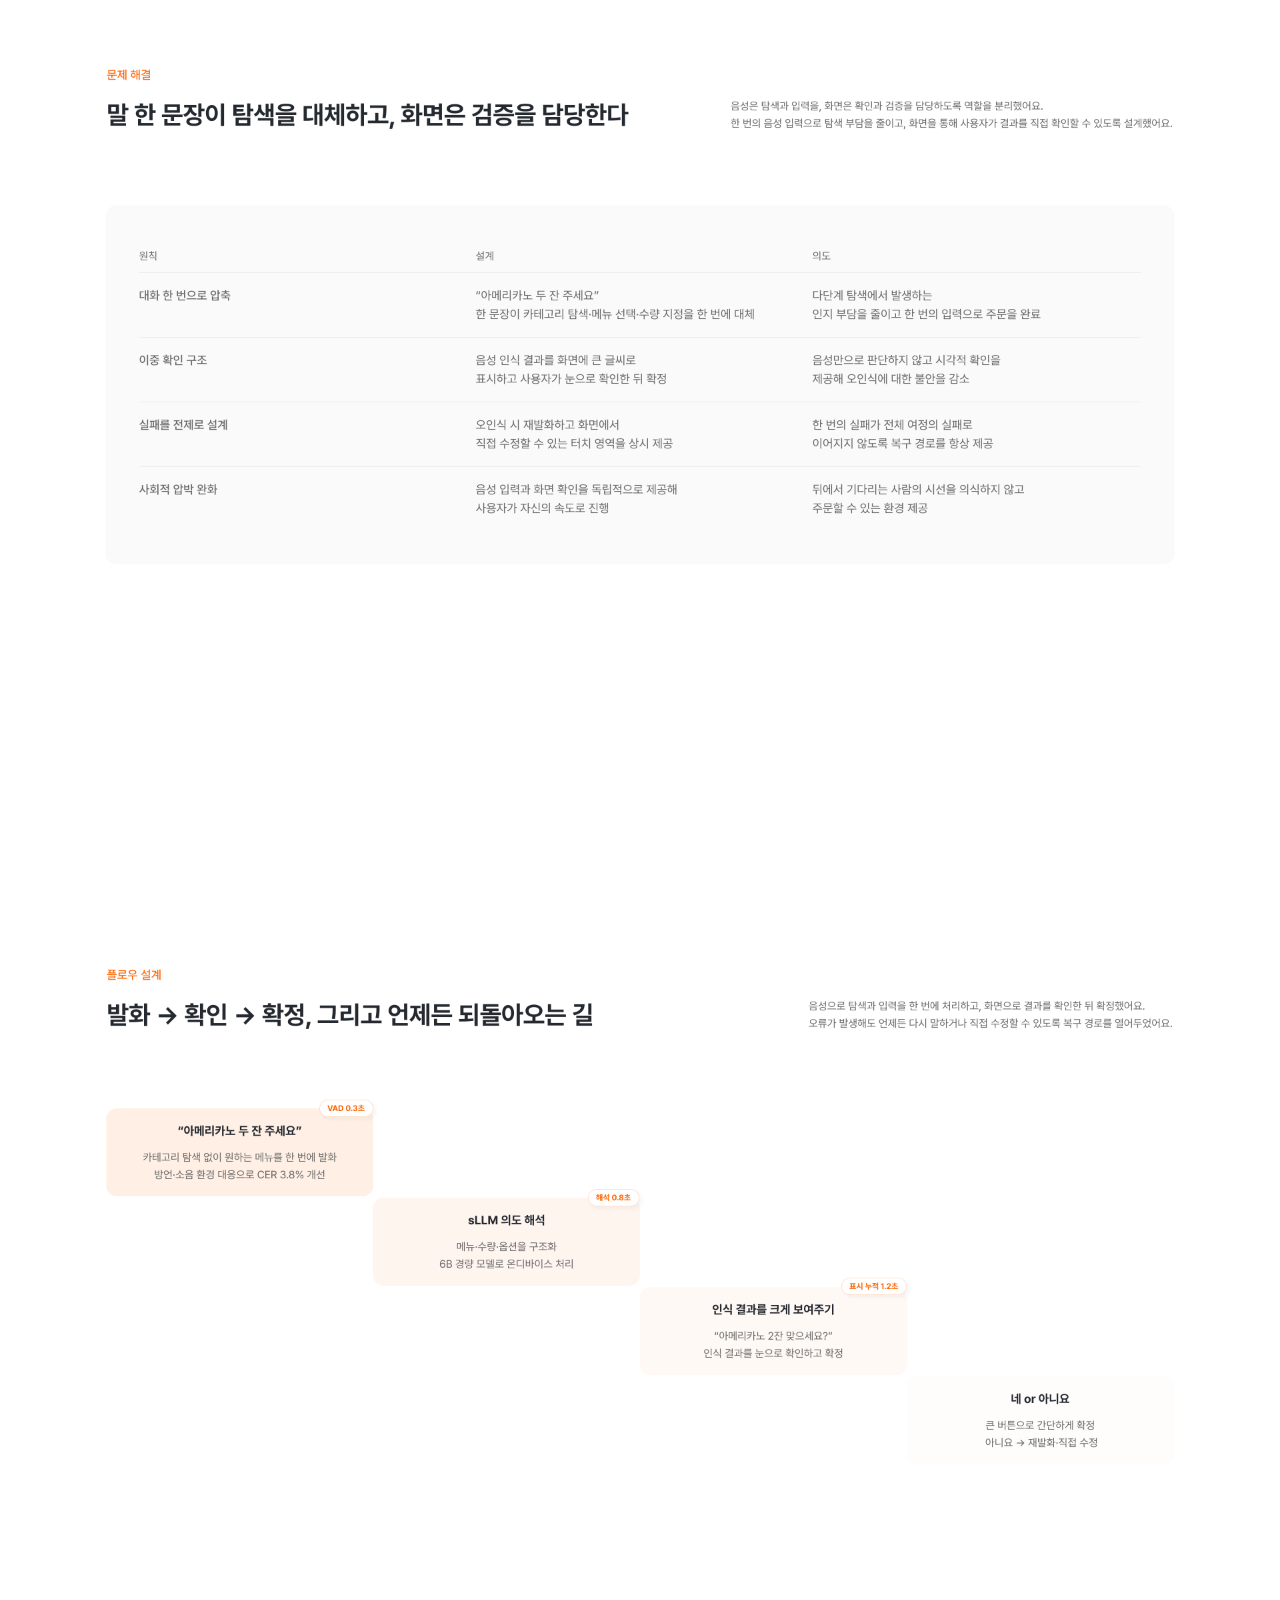
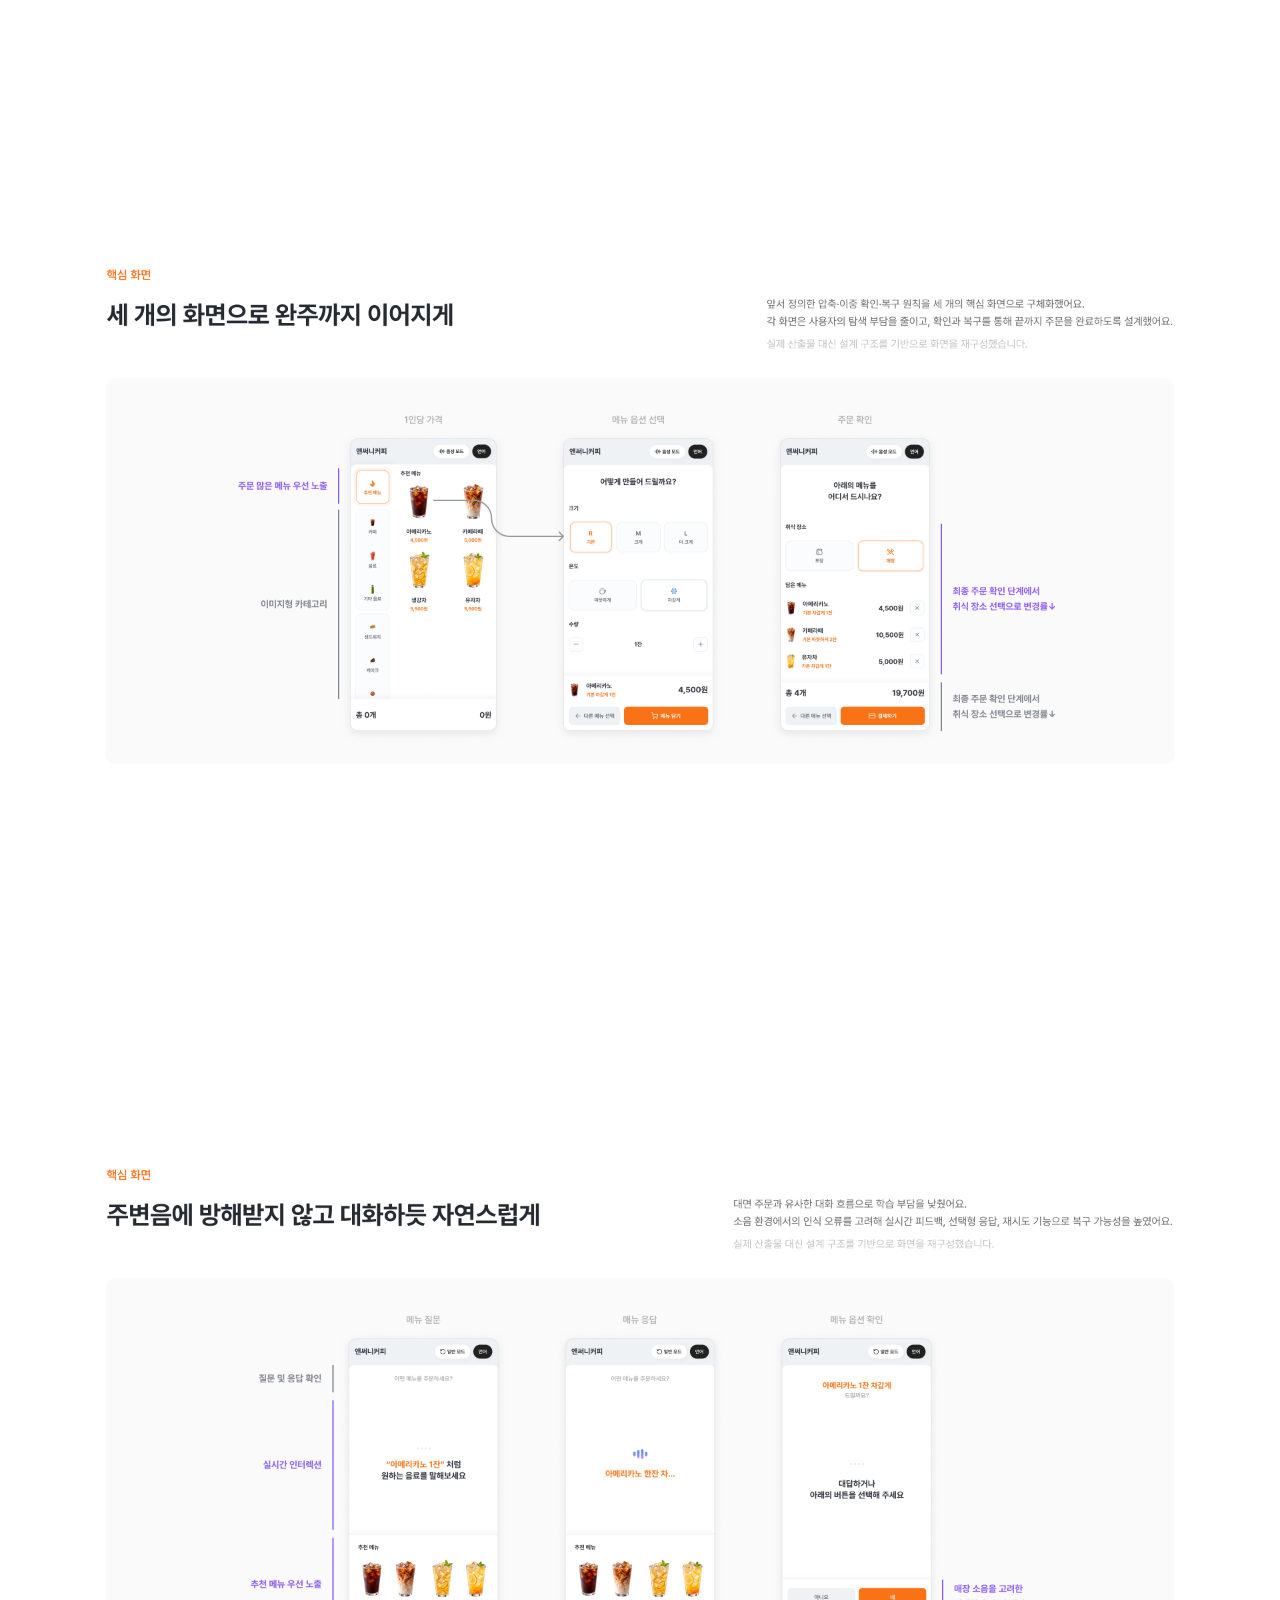
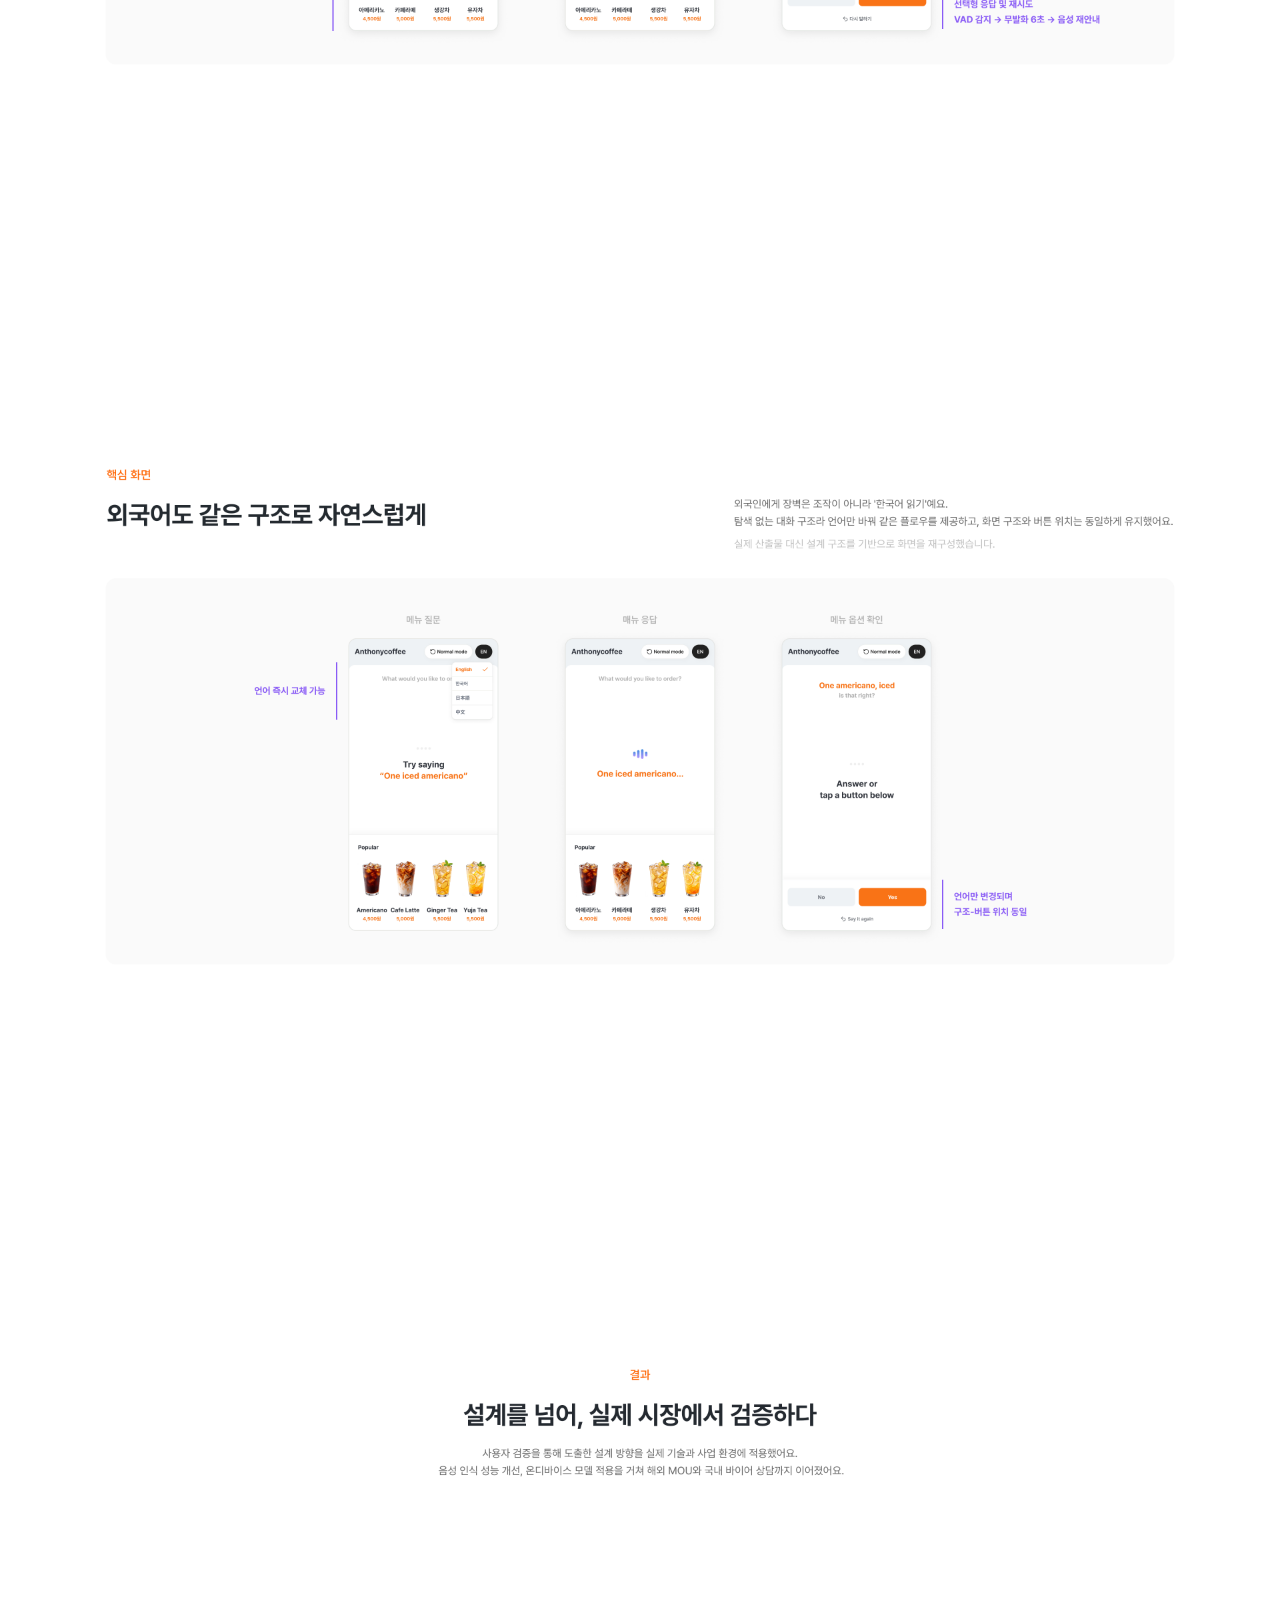
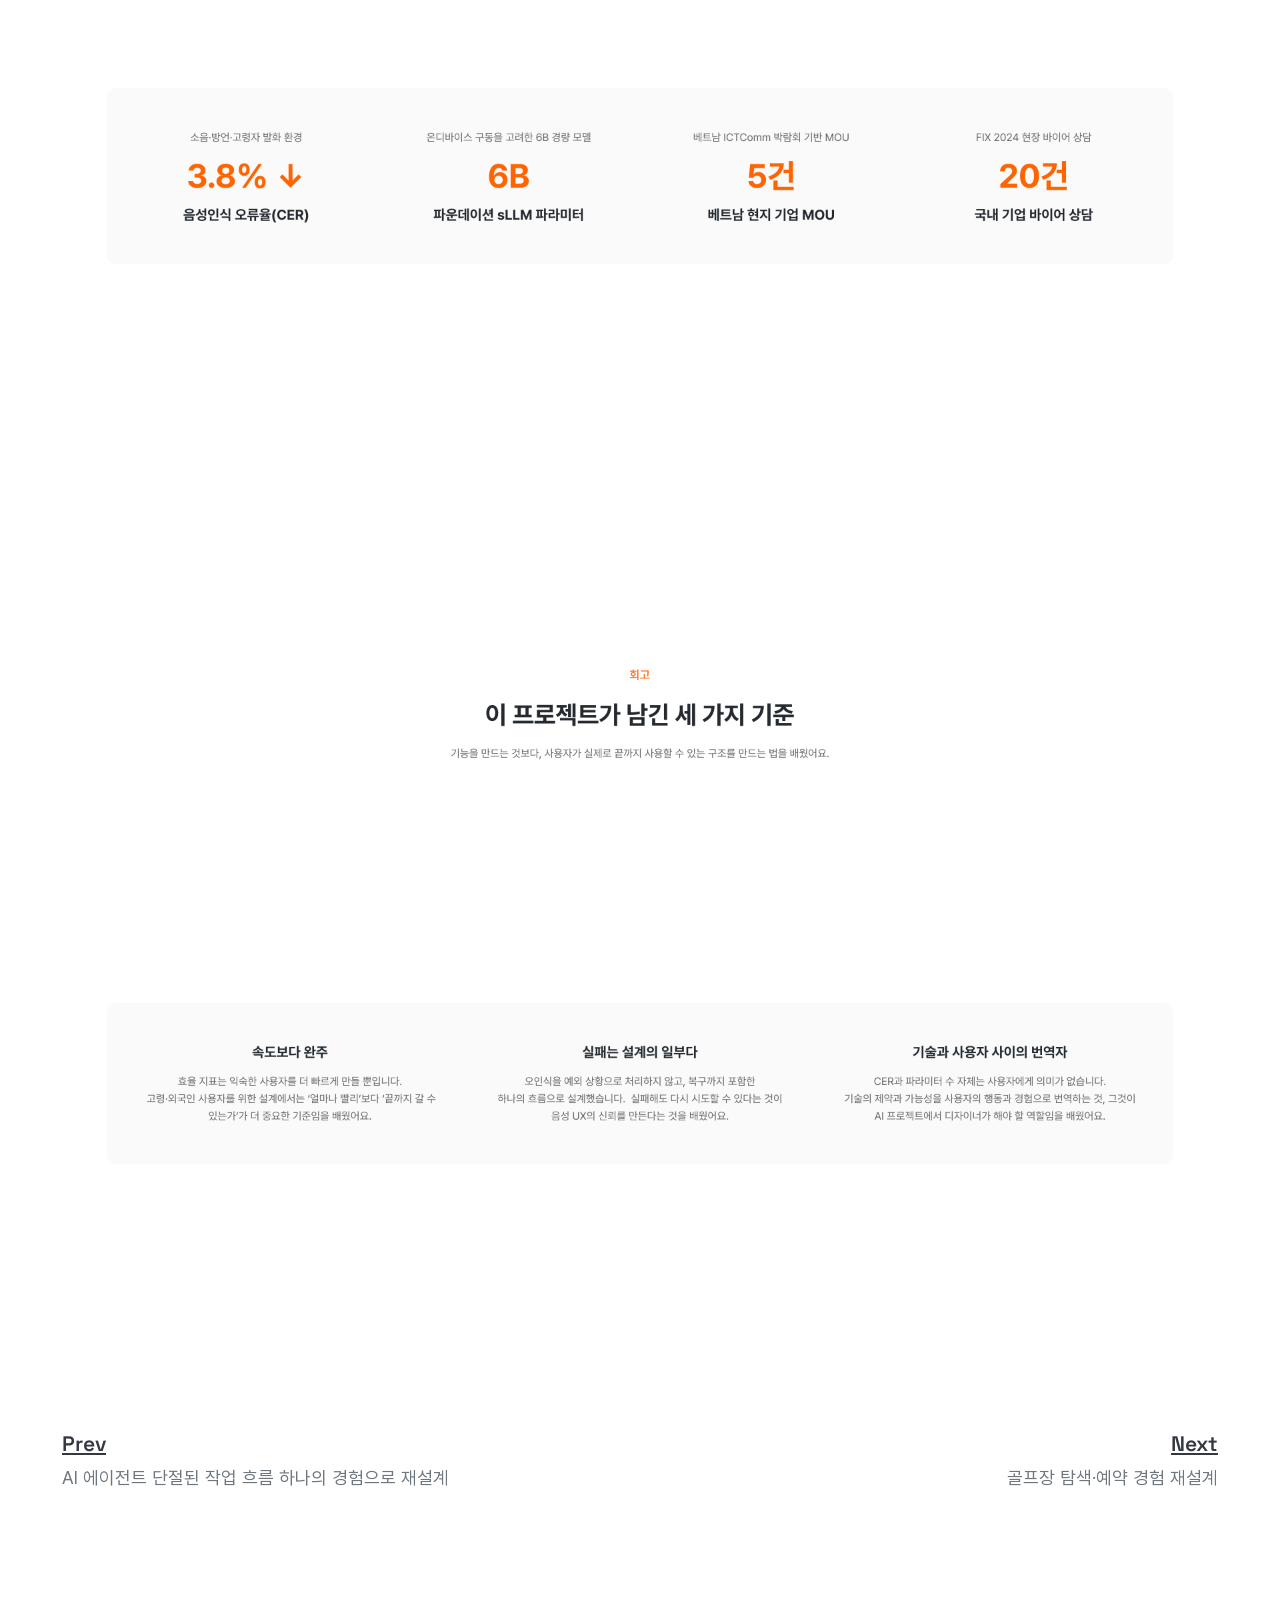
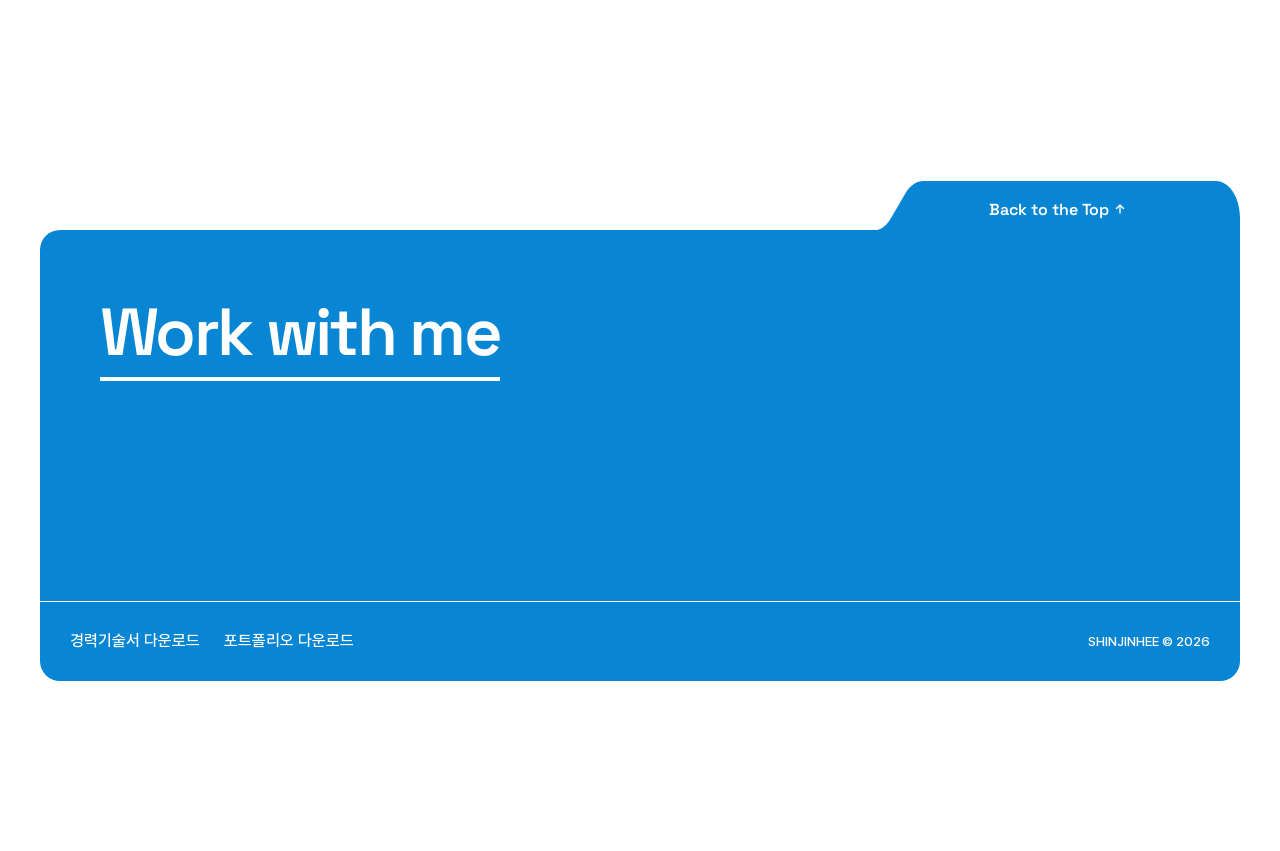
<file: case-kiosk.html>
<!doctype html>
<html lang="ko">

<head>
  <meta charset="utf-8">
  <meta name="viewport" content="width=device-width, initial-scale=1">
  <title>키오스크 음성 주문 | 신진희 포트폴리오</title>
  <meta name="description" content="고령자·외국인이 화면을 읽지 않고 말로 주문·결제하도록 음성 프로세스를 설계하고, 리빙랩 사용성 테스트로 검증한 키오스크 개선 사례.">

  <meta property="og:type" content="article">
  <meta property="og:title" content="키오스크 음성 주문 · 신진희 UI/UX 디자이너">
  <meta property="og:description" content="고령자·외국인이 화면을 읽지 않고 말로 주문·결제하도록 음성 프로세스를 설계하고, 리빙랩 사용성 테스트로 검증한 키오스크 개선 사례.">
  <meta property="og:url" content="">
  <meta property="og:image" content="">
  <meta name="theme-color" content="#ffffff">

  <link rel="icon" href="./favicon.ico" sizes="32x32">
  <link rel="icon" href="./assets/img/favicon/favicon.svg" type="image/svg+xml">
  <link rel="apple-touch-icon" href="./assets/img/favicon/apple-touch-icon.png">

  <link rel="stylesheet" href="./assets/css/reset.css?v=142">
  <link rel="stylesheet" href="./assets/css/tokens.css?v=142">
  <link rel="stylesheet" href="./assets/css/layout.css?v=142">
  <link rel="stylesheet" href="./assets/css/components.css?v=142">
  <link rel="stylesheet" href="./assets/css/case.css?v=142">
</head>

<body>
  <a href="#main" class="sr-only">본문 바로가기</a>

  <header class="site-header" data-header>
    <div class="container site-header__inner">
      <a href="./index.html" class="site-header__logo" aria-label="SHINJINHEE 홈">
        <img src="./assets/img/logo.svg?v=4" alt="SHINJINHEE" width="193" height="24">
      </a>

      <nav class="gnb" aria-label="주요 메뉴">
        <a href="./work.html" aria-current="page">Work</a>
        <a href="./archive.html">Archive</a>
        <a href="./about.html">About</a>
        <a href="mailto:jinhee950617@gmail.com">Contact</a>
      </nav>

      <a href="./docs/portfolio.pdf" download="신진희_포트폴리오.pdf" class="btn btn--dark btn--w173">
        포트폴리오 다운로드
        <svg width="16" height="16" viewBox="0 0 16 16" fill="none" aria-hidden="true">
          <g stroke="currentColor" stroke-width="1.33333" stroke-linecap="round" stroke-linejoin="round">
            <path d="M8 11.3333V2" />
            <path d="M4 7.33333L8 11.3333L12 7.33333" />
            <path d="M12.6667 14H3.33333" />
          </g>
        </svg>
      </a>

      <button type="button" class="nav-toggle" data-nav-toggle aria-expanded="false" aria-label="메뉴 열기">
        <span></span>
      </button>
    </div>
  </header>

  <main id="main" style="--sec-accent:#fe6705">
    <!-- ===================== 히어로 ===================== -->
    <section class="case-hero case-hero--kiosk case-hero--stage is-bottom" aria-labelledby="case-title">
      <div class="case-hero__inner">
        <h1 class="case-hero__title" id="case-title" style="--ty:170;--tw:473">키오스크의 터치 프로세스<br>사용성 개선</h1>
        <div class="case-hero__block" style="--by:343;--lw:700">
          <p class="case-hero__label">목표</p>
          <p class="case-hero__value">STT-TTS-LLM을 통한 고령자와 외국인 사용성 개선</p>
        </div>
        <div class="case-hero__block" style="--by:460;--lw:700">
          <p class="case-hero__label">결과</p>
          <ul class="case-hero__list">
          <li>음성인식 오류율 CER 3.8% 이하</li>
          <li>6B 경량화 sLLM 온디바이스</li>
          <li>베트남 기업 MOU 5건</li>
          <li>FIX 2024 바이어 상담 20건</li>
          </ul>
        </div>
        <div class="case-hero__block" style="--by:679;--lw:700">
          <p class="case-hero__label">키워드</p>
          <div class="case-hero__tags">
          <span class="case-chip">STT</span>
          <span class="case-chip">TTS</span>
          <span class="case-chip">LLM</span>
          <span class="case-chip">키오스크</span>
          </div>
        </div>

        <!-- 오른쪽 그림 — 좌표·크기 전부 시안 값 그대로 -->
        <div class="case-hero__art" style="--ax:916;--ay:104;--aw:866;--ah:835"><picture><source srcset="./assets/img/case/kiosk-hero.webp?v=142" type="image/webp"><img src="./assets/img/case/kiosk-hero.png?v=142" alt="" loading="eager" fetchpriority="high"></picture></div>
      </div>
    </section>

    <!-- ===================== 섹션 탭 ===================== -->
    <nav class="case-tabs" aria-label="섹션 바로가기" data-case-tabs>
      <div class="container">
        <div class="case-tabs__list">
          <a href="#background" aria-current="true">배경</a>
          <a href="#problem">문제 정의</a>
          <a href="#hypothesis">가설</a>
          <a href="#solution">문제 해결</a>
          <a href="#flow">플로우 설계</a>
          <a href="#screens">핵심 화면</a>
          <a href="#result">결과</a>
          <a href="#retro">회고</a>
        </div>
      </div>
    </nav>

    <!-- ===================== 본문 섹션 ===================== -->
    <section class="case-section case-section--shot" id="background" aria-labelledby="d14-s1-t" style="--sec-bg:#FFFFFF">
      <div class="case-section__inner">
        <h2 class="sr-only" id="d14-s1-t">배경 — 화면을 고쳐도 남는 문제, “단계가 너무 많다”</h2>
        <picture><source srcset="./assets/img/case/sec/kiosk-1.webp?v=142" type="image/webp"><img
          class="case-shot" src="./assets/img/case/sec/kiosk-1.png?v=142"
          alt="배경 — 화면을 고쳐도 남는 문제, “단계가 너무 많다”" loading="lazy" width="1920" height="948"></picture>
      </div>
    </section>

    <section class="case-section case-section--shot" aria-labelledby="d14-s2-t" style="--sec-bg:#FFFFFF">
      <div class="case-section__inner">
        <h2 class="sr-only" id="d14-s2-t">UT 검증 — 사용자를 직접 만나 검증하다</h2>
        <picture><source srcset="./assets/img/case/sec/kiosk-2.webp?v=142" type="image/webp"><img
          class="case-shot" src="./assets/img/case/sec/kiosk-2.png?v=142"
          alt="UT 검증 — 사용자를 직접 만나 검증하다" loading="lazy" width="1920" height="948"></picture>
      </div>
    </section>

    <section class="case-section case-section--shot" id="problem" aria-labelledby="d14-s3-t" style="--sec-bg:#FFFFFF">
      <div class="case-section__inner">
        <h2 class="sr-only" id="d14-s3-t">문제 정의 — 기존 설계와 사용자 특성 간 구조적 불일치</h2>
        <picture><source srcset="./assets/img/case/sec/kiosk-3.webp?v=142" type="image/webp"><img
          class="case-shot" src="./assets/img/case/sec/kiosk-3.png?v=142"
          alt="문제 정의 — 기존 설계와 사용자 특성 간 구조적 불일치" loading="lazy" width="1920" height="948"></picture>
      </div>
    </section>

    <section class="case-section case-section--shot" id="hypothesis" aria-labelledby="d14-s4-t" style="--sec-bg:#FFFFFF">
      <div class="case-section__inner">
        <h2 class="sr-only" id="d14-s4-t">가설 — ‘빨리’가 아니라 ‘끝까지’</h2>
        <picture><source srcset="./assets/img/case/sec/kiosk-4.webp?v=142" type="image/webp"><img
          class="case-shot" src="./assets/img/case/sec/kiosk-4.png?v=142"
          alt="가설 — ‘빨리’가 아니라 ‘끝까지’" loading="lazy" width="1920" height="948"></picture>
      </div>
    </section>

    <section class="case-section case-section--shot" id="solution" aria-labelledby="d14-s5-t" style="--sec-bg:#FFFFFF">
      <div class="case-section__inner">
        <h2 class="sr-only" id="d14-s5-t">문제 해결 — 말 한 문장이 탐색을 대체하고, 화면은 검증을 담당한다</h2>
        <picture><source srcset="./assets/img/case/sec/kiosk-5.webp?v=142" type="image/webp"><img
          class="case-shot" src="./assets/img/case/sec/kiosk-5.png?v=142"
          alt="문제 해결 — 말 한 문장이 탐색을 대체하고, 화면은 검증을 담당한다" loading="lazy" width="1920" height="948"></picture>
      </div>
    </section>

    <section class="case-section case-section--shot" id="flow" aria-labelledby="d14-s6-t" style="--sec-bg:#FFFFFF">
      <div class="case-section__inner">
        <h2 class="sr-only" id="d14-s6-t">플로우 설계 — 발화 → 확인 → 확정, 그리고 언제든 되돌아오는 길</h2>
        <picture><source srcset="./assets/img/case/sec/kiosk-6.webp?v=142" type="image/webp"><img
          class="case-shot" src="./assets/img/case/sec/kiosk-6.png?v=142"
          alt="플로우 설계 — 발화 → 확인 → 확정, 그리고 언제든 되돌아오는 길" loading="lazy" width="1920" height="948"></picture>
      </div>
    </section>

    <section class="case-section case-section--shot" id="screens" aria-labelledby="d14-s7-t" style="--sec-bg:#FFFFFF">
      <div class="case-section__inner">
        <h2 class="sr-only" id="d14-s7-t">핵심 화면 — 세 개의 화면으로 완주까지 이어지게</h2>
        <picture><source srcset="./assets/img/case/sec/kiosk-7.webp?v=142" type="image/webp"><img
          class="case-shot" src="./assets/img/case/sec/kiosk-7.png?v=142"
          alt="핵심 화면 — 세 개의 화면으로 완주까지 이어지게" loading="lazy" width="1920" height="948"></picture>
      </div>
    </section>

    <section class="case-section case-section--shot" aria-labelledby="d14-s8-t" style="--sec-bg:#FFFFFF">
      <div class="case-section__inner">
        <h2 class="sr-only" id="d14-s8-t">핵심 화면 — 주변음에 방해받지 않고 대화하듯 자연스럽게</h2>
        <picture><source srcset="./assets/img/case/sec/kiosk-8.webp?v=142" type="image/webp"><img
          class="case-shot" src="./assets/img/case/sec/kiosk-8.png?v=142"
          alt="핵심 화면 — 주변음에 방해받지 않고 대화하듯 자연스럽게" loading="lazy" width="1920" height="948"></picture>
      </div>
    </section>

    <section class="case-section case-section--shot" aria-labelledby="d14-s9-t" style="--sec-bg:#FFFFFF">
      <div class="case-section__inner">
        <h2 class="sr-only" id="d14-s9-t">핵심 화면 — 외국어도 같은 구조로 자연스럽게</h2>
        <picture><source srcset="./assets/img/case/sec/kiosk-9.webp?v=142" type="image/webp"><img
          class="case-shot" src="./assets/img/case/sec/kiosk-9.png?v=142"
          alt="핵심 화면 — 외국어도 같은 구조로 자연스럽게" loading="lazy" width="1920" height="948"></picture>
      </div>
    </section>

    <section class="case-section case-section--shot" id="result" aria-labelledby="d14-s10-t" style="--sec-bg:#FFFFFF">
      <div class="case-section__inner">
        <h2 class="sr-only" id="d14-s10-t">결과 — 설계를 넘어, 실제 시장에서 검증하다</h2>
        <picture><source srcset="./assets/img/case/sec/kiosk-10.webp?v=142" type="image/webp"><img
          class="case-shot" src="./assets/img/case/sec/kiosk-10.png?v=142"
          alt="결과 — 설계를 넘어, 실제 시장에서 검증하다" loading="lazy" width="1920" height="948"></picture>
      </div>
    </section>

    <section class="case-section case-section--shot" id="retro" aria-labelledby="d14-s11-t" style="--sec-bg:#FFFFFF">
      <div class="case-section__inner">
        <h2 class="sr-only" id="d14-s11-t">회고 — 이 프로젝트가 남긴 세 가지 기준</h2>
        <picture><source srcset="./assets/img/case/sec/kiosk-11.webp?v=142" type="image/webp"><img
          class="case-shot" src="./assets/img/case/sec/kiosk-11.png?v=142"
          alt="회고 — 이 프로젝트가 남긴 세 가지 기준" loading="lazy" width="1920" height="948"></picture>
      </div>
    </section>

    <!-- ===================== 이전 / 다음 ===================== -->
    <nav class="case-nav container" aria-label="다른 작업">
      <a class="case-nav__item" href="./case-ai-agent.html">
        <span class="case-nav__dir">Prev</span>
        <span class="case-nav__title">AI 에이전트 단절된 작업 흐름 하나의 경험으로 재설계</span>
      </a>
      <a class="case-nav__item case-nav__item--next" href="./case-golf.html">
        <span class="case-nav__dir">Next</span>
        <span class="case-nav__title">골프장 탐색·예약 경험 재설계</span>
      </a>
    </nav>
  </main>

  <footer class="site-footer" id="contact">
    <div class="container">
      <div class="site-footer__box">
        <a href="#main" class="to-top" data-to-top>
          <svg class="to-top__shape" viewBox="0 0 364 57" fill="none" aria-hidden="true" preserveAspectRatio="none">
            <path
              d="M364 57V36.85C364 16.5 353.25 0 339.99 0H47.34C40.52 0 34.02 4.45 29.46 12.25L14.78 37.38C10.91 43.99 5.65999 48.18 -0.0100098 49.31H349.32C354.85 49.31 359.94 52.18 363.99 57H364Z"
              fill="currentColor" />
          </svg>
          <span class="to-top__label">
            Back to the Top
            <svg width="14" height="14" viewBox="0 0 14 14" fill="none" aria-hidden="true">
              <path d="M7 11V3m0 0L3.5 6.5M7 3l3.5 3.5" stroke="currentColor" stroke-width="1.4"
                stroke-linecap="round" stroke-linejoin="round" />
            </svg>
          </span>
        </a>

        <h2 class="site-footer__title">
          <a href="mailto:jinhee950617@gmail.com" class="link-display link-display--invert">Work with me</a>
        </h2>

        <div class="site-footer__bottom">
          <p class="site-footer__links">
            <a href="./docs/resume.pdf" download="신진희_경력기술서.pdf">경력기술서 다운로드</a>
            <a href="./docs/portfolio.pdf" download="신진희_포트폴리오.pdf">포트폴리오 다운로드</a>
          </p>
          <p><small>SHINJINHEE &copy; 2026</small></p>
        </div>
      </div>
    </div>
  </footer>

  <script src="./assets/js/main.js?v=142"></script>
</body>

</html>
</file>
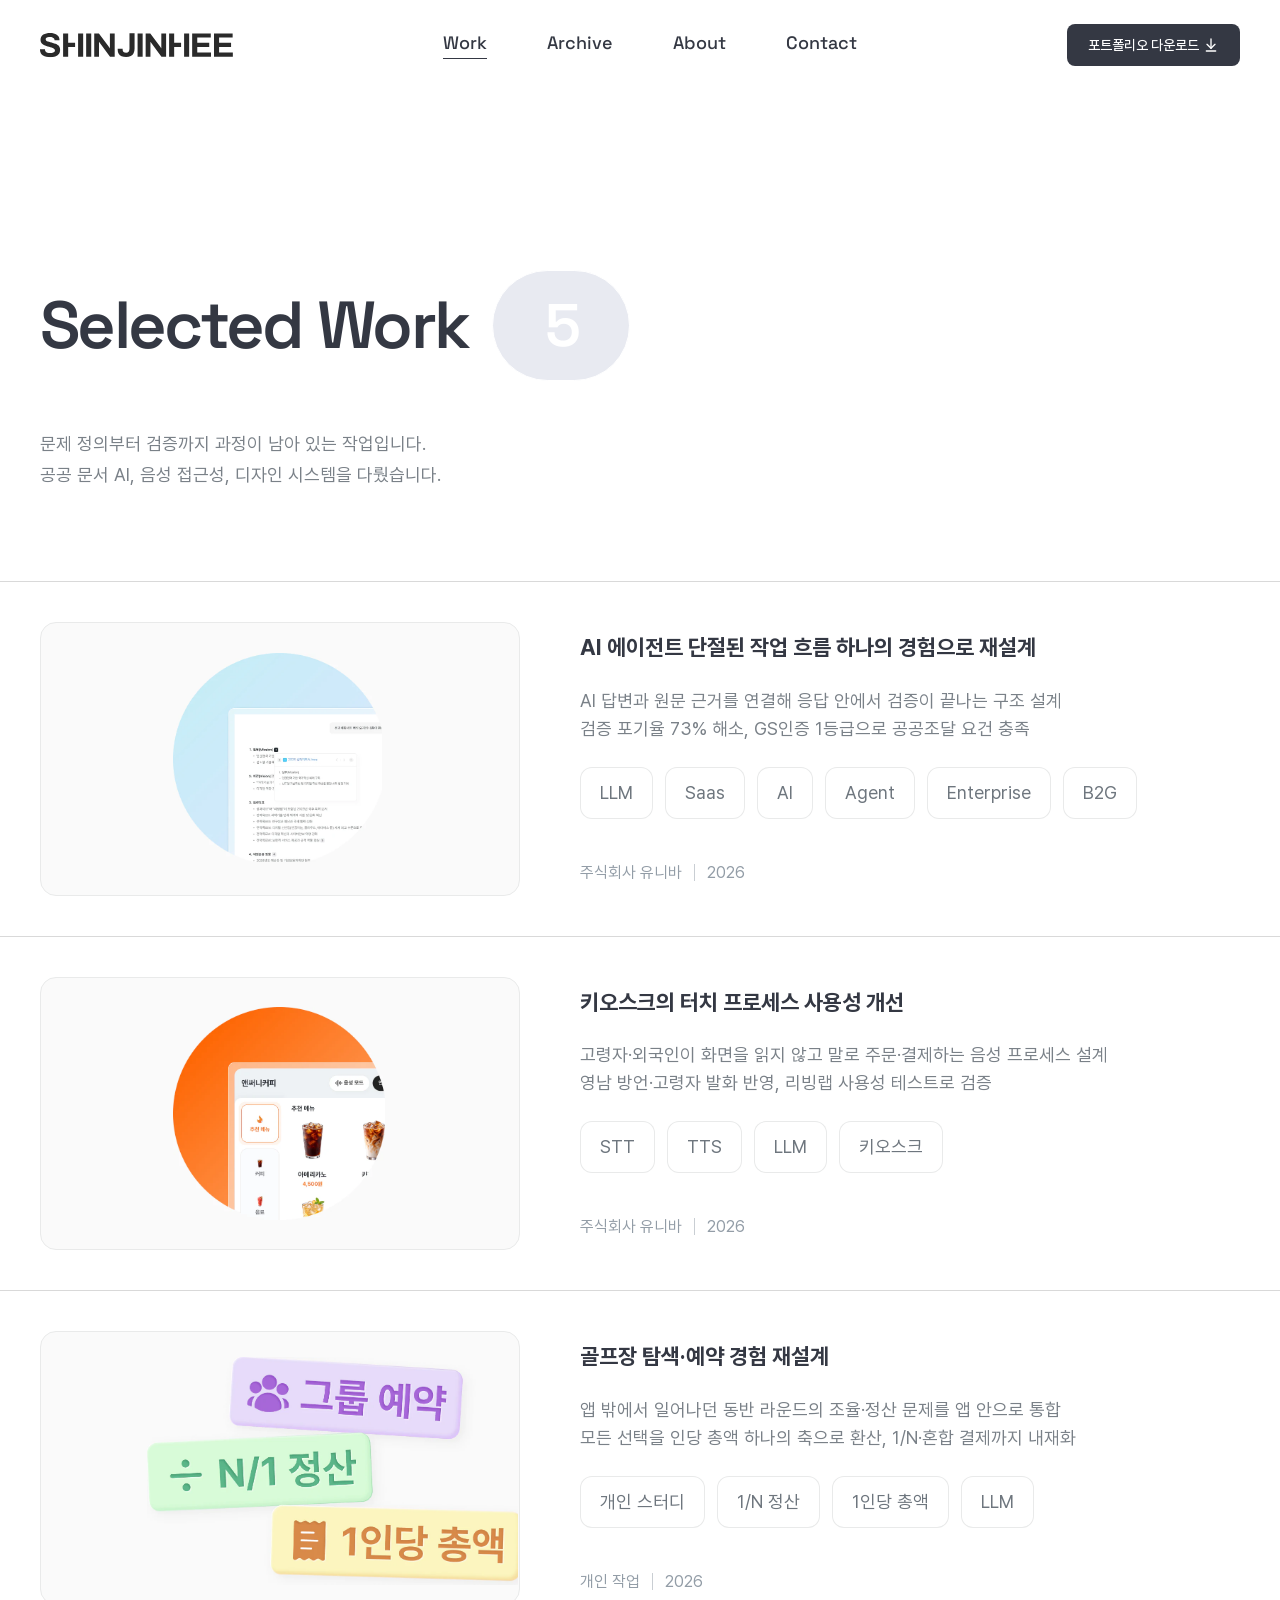
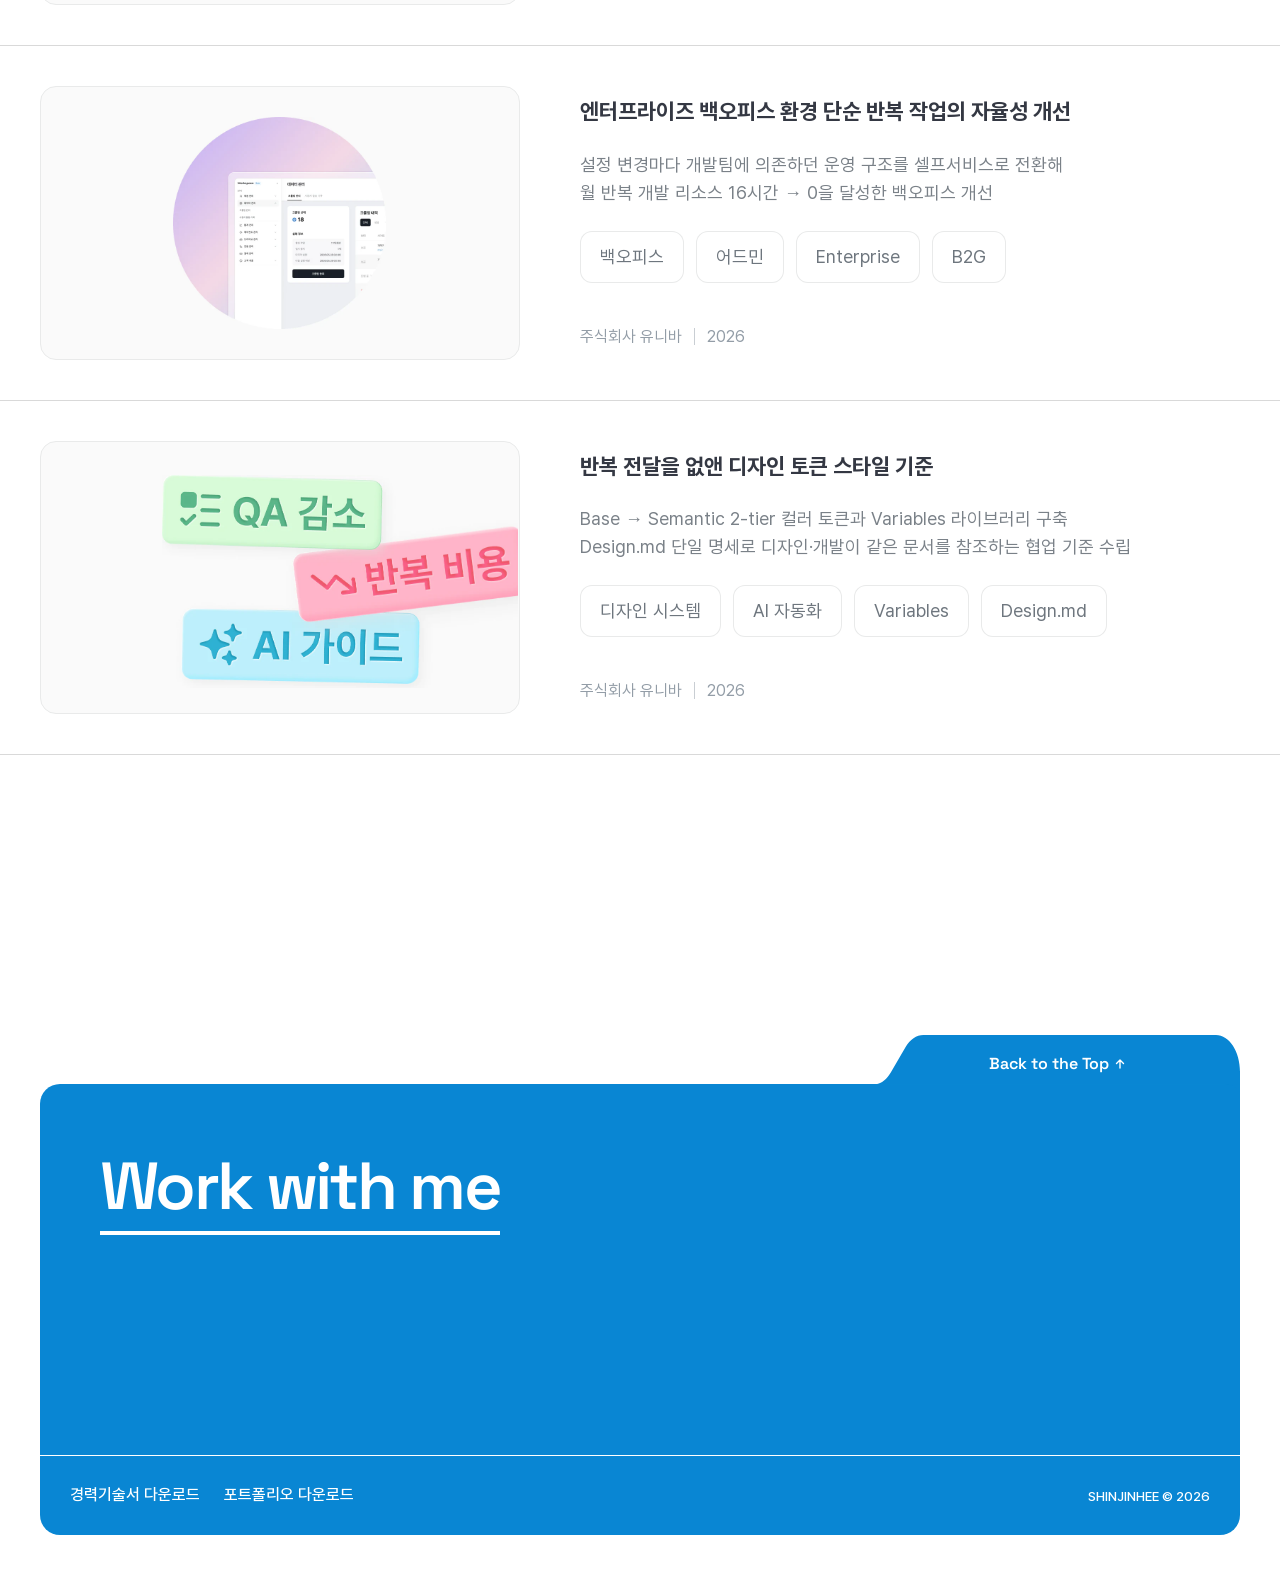
<file: work.html>
<!doctype html>
<html lang="ko">

<head>
  <meta charset="utf-8">
  <meta name="viewport" content="width=device-width, initial-scale=1">
  <title>Work | 신진희 포트폴리오</title>
  <meta name="description" content="문제 정의부터 검증까지 과정이 남아 있는 작업 5건. 공공 문서 AI, 음성 접근성, 디자인 시스템, 백오피스, 예약 경험.">

  <meta property="og:type" content="website">
  <meta property="og:title" content="Work · 신진희 UI/UX 디자이너">
  <meta property="og:description" content="문제 정의부터 검증까지 과정이 남아 있는 작업 5건.">
  <meta property="og:url" content="">
  <meta property="og:image" content="">
  <meta name="theme-color" content="#ffffff">

  <link rel="icon" href="./favicon.ico" sizes="32x32">
  <link rel="icon" href="./assets/img/favicon/favicon.svg" type="image/svg+xml">
  <link rel="apple-touch-icon" href="./assets/img/favicon/apple-touch-icon.png">

  <link rel="stylesheet" href="./assets/css/reset.css?v=142">
  <link rel="stylesheet" href="./assets/css/tokens.css?v=142">
  <link rel="stylesheet" href="./assets/css/layout.css?v=142">
  <link rel="stylesheet" href="./assets/css/components.css?v=142">
</head>

<body>
  <a href="#main" class="sr-only">본문 바로가기</a>

  <header class="site-header" data-header>
    <div class="container site-header__inner">
      <a href="./index.html" class="site-header__logo" aria-label="SHINJINHEE 홈">
        <img src="./assets/img/logo.svg?v=4" alt="SHINJINHEE" width="193" height="24">
      </a>

      <nav class="gnb" aria-label="주요 메뉴">
        <a href="./work.html" aria-current="page">Work</a>
        <a href="./archive.html">Archive</a>
        <a href="./about.html">About</a>
        <a href="mailto:jinhee950617@gmail.com">Contact</a>
      </nav>

      <a href="./docs/portfolio.pdf" download="신진희_포트폴리오.pdf" class="btn btn--dark btn--w173">
        포트폴리오 다운로드
        <svg width="16" height="16" viewBox="0 0 16 16" fill="none" aria-hidden="true">
          <g stroke="currentColor" stroke-width="1.33333" stroke-linecap="round" stroke-linejoin="round">
            <path d="M8 11.3333V2" />
            <path d="M4 7.33333L8 11.3333L12 7.33333" />
            <path d="M12.6667 14H3.33333" />
          </g>
        </svg>
      </a>

      <button type="button" class="nav-toggle" data-nav-toggle aria-expanded="false" aria-label="메뉴 열기">
        <span></span>
      </button>
    </div>
  </header>

  <main id="main">
    <section class="section section--first section--work" aria-labelledby="work-title">
      <div class="container">
        <div class="section-head">
          <div class="section-head__row section-head__row--start">
            <h1 class="section-title" id="work-title">Selected Work</h1>
            <p class="count-badge"><span class="sr-only">총 </span>5<span class="sr-only">건</span></p>
          </div>
          <p class="section-lead">
            문제 정의부터 검증까지 과정이 남아 있는 작업입니다.<br>
            공공 문서 AI, 음성 접근성, 디자인 시스템을 다뤘습니다.
          </p>
        </div>
      </div>

      <div class="work-list">
        <article class="work-item">
          <div class="work-item__thumb"><picture><source srcset="./assets/img/work/work-ai.webp?v=142" type="image/webp"><img
            class="work-item__shot" src="./assets/img/work/work-ai.png?v=142" alt="문서 특화 AI 에이전트 화면 목업"
            loading="lazy" width="294" height="295" style="--x:27.704%;--y:10.938%;--w:43.556%;--h:76.953%"></picture></div>
          <div class="work-item__body">
            <div class="work-item__head">
              <h2 class="work-item__title"><a href="./case-ai-agent.html">AI 에이전트 단절된 작업 흐름 하나의 경험으로 재설계</a></h2>
            <p class="work-item__desc">
              AI 답변과 원문 근거를 연결해 응답 안에서 검증이 끝나는 구조 설계<br>
              검증 포기율 73% 해소, GS인증 1등급으로 공공조달 요건 충족
            </p>
              <div class="work-item__tags">
                <span class="chip chip--tag">LLM</span>
                <span class="chip chip--tag">Saas</span>
                <span class="chip chip--tag">AI</span>
                <span class="chip chip--tag">Agent</span>
                <span class="chip chip--tag">Enterprise</span>
                <span class="chip chip--tag">B2G</span>
              </div>
            </div>
            <p class="meta-line"><span>주식회사 유니바</span><span>2026</span></p>
          </div>
        </article>

        <article class="work-item">
          <div class="work-item__thumb"><picture><source srcset="./assets/img/work/work-kiosk.webp?v=142" type="image/webp"><img
            class="work-item__shot" src="./assets/img/work/work-kiosk.png?v=142"
            alt="앤써니커피 키오스크 주문 화면 — 음성 모드 버튼과 추천 메뉴 목록"
            loading="lazy" width="298" height="300" style="--x:27.704%;--y:10.938%;--w:44.222%;--h:78.125%"></picture></div>
          <div class="work-item__body">
            <div class="work-item__head">
              <h2 class="work-item__title"><a href="./case-kiosk.html">키오스크의 터치 프로세스 사용성 개선</a></h2>
            <p class="work-item__desc">
              고령자·외국인이 화면을 읽지 않고 말로 주문·결제하는 음성 프로세스 설계<br>
              영남 방언·고령자 발화 반영, 리빙랩 사용성 테스트로 검증
            </p>
              <div class="work-item__tags">
                <span class="chip chip--tag">STT</span>
                <span class="chip chip--tag">TTS</span>
                <span class="chip chip--tag">LLM</span>
                <span class="chip chip--tag">키오스크</span>
              </div>
            </div>
            <p class="meta-line"><span>주식회사 유니바</span><span>2026</span></p>
          </div>
        </article>

        <article class="work-item">
          <div class="work-item__thumb"><picture><source srcset="./assets/img/work/work-golf.webp?v=142" type="image/webp"><img
            class="work-item__shot" src="./assets/img/work/work-golf.png?v=142" alt="그룹 예약·N/1 정산·1인당 총액 키워드 스티커"
            loading="lazy" width="523" height="322" style="--x:22.148%;--y:9.115%;--w:77.556%;--h:83.984%"></picture></div>
          <div class="work-item__body">
            <div class="work-item__head">
              <h2 class="work-item__title"><a href="./case-golf.html">골프장 탐색·예약 경험 재설계</a></h2>
            <p class="work-item__desc">
              앱 밖에서 일어나던 동반 라운드의 조율·정산 문제를 앱 안으로 통합<br>
              모든 선택을 인당 총액 하나의 축으로 환산, 1/N·혼합 결제까지 내재화
            </p>
              <div class="work-item__tags">
                <span class="chip chip--tag">개인 스터디</span>
                <span class="chip chip--tag">1/N 정산</span>
                <span class="chip chip--tag">1인당 총액</span>
                <span class="chip chip--tag">LLM</span>
              </div>
            </div>
            <p class="meta-line"><span>개인 작업</span><span>2026</span></p>
          </div>
        </article>

        <article class="work-item">
          <div class="work-item__thumb"><picture><source srcset="./assets/img/work/work-backoffice.webp?v=142" type="image/webp"><img
            class="work-item__shot" src="./assets/img/work/work-backoffice.png?v=142" alt="백오피스 관리 화면 목업"
            loading="lazy" width="300" height="300" style="--x:27.704%;--y:10.938%;--w:44.444%;--h:78.125%"></picture></div>
          <div class="work-item__body">
            <div class="work-item__head">
              <h2 class="work-item__title"><a href="./case-backoffice.html">엔터프라이즈 백오피스 환경 단순 반복 작업의 자율성 개선</a></h2>
            <p class="work-item__desc">
              설정 변경마다 개발팀에 의존하던 운영 구조를 셀프서비스로 전환해<br>
              월 반복 개발 리소스 16시간 → 0을 달성한 백오피스 개선
            </p>
              <div class="work-item__tags">
                <span class="chip chip--tag">백오피스</span>
                <span class="chip chip--tag">어드민</span>
                <span class="chip chip--tag">Enterprise</span>
                <span class="chip chip--tag">B2G</span>
              </div>
            </div>
            <p class="meta-line"><span>주식회사 유니바</span><span>2026</span></p>
          </div>
        </article>

        <article class="work-item">
          <div class="work-item__thumb"><picture><source srcset="./assets/img/work/work-token.webp?v=142" type="image/webp"><img
            class="work-item__shot" src="./assets/img/work/work-token.png?v=142" alt="QA 감소·반복 비용·AI 가이드 키워드 스티커"
            loading="lazy" width="502" height="301" style="--x:25.259%;--y:12.24%;--w:74.444%;--h:78.385%"></picture></div>
          <div class="work-item__body">
            <div class="work-item__head">
              <h2 class="work-item__title"><a href="./case-design-token.html">반복 전달을 없앤 디자인 토큰 스타일 기준</a></h2>
            <p class="work-item__desc">
              Base → Semantic 2-tier 컬러 토큰과 Variables 라이브러리 구축<br>
              Design.md 단일 명세로 디자인·개발이 같은 문서를 참조하는 협업 기준 수립
            </p>
              <div class="work-item__tags">
                <span class="chip chip--tag">디자인 시스템</span>
                <span class="chip chip--tag">AI 자동화</span>
                <span class="chip chip--tag">Variables</span>
                <span class="chip chip--tag">Design.md</span>
              </div>
            </div>
            <p class="meta-line"><span>주식회사 유니바</span><span>2026</span></p>
          </div>
        </article>
      </div>
    </section>
  </main>

  <footer class="site-footer" id="contact">
    <div class="container">
      <div class="site-footer__box">
        <a href="#main" class="to-top" data-to-top>
          <svg class="to-top__shape" viewBox="0 0 364 57" fill="none" aria-hidden="true" preserveAspectRatio="none">
            <path
              d="M364 57V36.85C364 16.5 353.25 0 339.99 0H47.34C40.52 0 34.02 4.45 29.46 12.25L14.78 37.38C10.91 43.99 5.65999 48.18 -0.0100098 49.31H349.32C354.85 49.31 359.94 52.18 363.99 57H364Z"
              fill="currentColor" />
          </svg>
          <span class="to-top__label">
            Back to the Top
            <svg width="14" height="14" viewBox="0 0 14 14" fill="none" aria-hidden="true">
              <path d="M7 11V3m0 0L3.5 6.5M7 3l3.5 3.5" stroke="currentColor" stroke-width="1.4"
                stroke-linecap="round" stroke-linejoin="round" />
            </svg>
          </span>
        </a>

        <h2 class="site-footer__title">
          <a href="mailto:jinhee950617@gmail.com" class="link-display link-display--invert">Work with me</a>
        </h2>

        <div class="site-footer__bottom">
          <p class="site-footer__links">
            <a href="./docs/resume.pdf" download="신진희_경력기술서.pdf">경력기술서 다운로드</a>
            <a href="./docs/portfolio.pdf" download="신진희_포트폴리오.pdf">포트폴리오 다운로드</a>
          </p>
          <p><small>SHINJINHEE &copy; 2026</small></p>
        </div>
      </div>
    </div>
  </footer>

  <script src="./assets/js/main.js?v=142"></script>
</body>

</html>
</file>
<file: assets/css/tokens.css>
@charset "utf-8";
/* ===========================================================
   tokens.css — 디자인 토큰
   기준: Figma "웹 포토폴리오" 파일 node 40:23208 실측값 (2026.08)
   설계서(docs/01)의 PSD 추출값과 다른 항목은 docs/02 참조
   =========================================================== */

/* ---------- 폰트 ---------- */
@font-face {
  font-family: "Pretendard";
  font-weight: 400;
  font-display: swap;
  src: url("../font/Pretendard-Regular.subset.woff2") format("woff2"),
       url("../font/Pretendard-Regular.subset.woff") format("woff");
}
@font-face {
  font-family: "Pretendard";
  font-weight: 500;
  font-display: swap;
  src: url("../font/Pretendard-Medium.subset.woff") format("woff");
}
@font-face {
  font-family: "Pretendard";
  font-weight: 600;
  font-display: swap;
  src: url("../font/Pretendard-SemiBold.subset.woff") format("woff");
}
@font-face {
  font-family: "Pretendard";
  font-weight: 700;
  font-display: swap;
  src: url("../font/Pretendard-Bold.subset.woff") format("woff");
}
@font-face {
  font-family: "Space Grotesk";
  font-weight: 500;
  font-display: swap;
  src: url("../font/SpaceGrotesk-Medium.woff2") format("woff2");
}
@font-face {
  font-family: "Space Grotesk";
  font-weight: 600;
  font-display: swap;
  src: url("../font/SpaceGrotesk-SemiBold.woff2") format("woff2");
}

:root {
  /* ---------- 컬러 ---------- */
  --blue-700: #0674CD;   /* 버튼 hover */
  --blue-600: #0986D3;   /* 브랜드 프라이머리 · 강조 텍스트 · Work with me 배경 */
  --blue-50:  #EAF4FC;   /* 연한 배경 · To-be 블록 */
  --orange:   #FF812E;   /* 액센트. 페이지당 1회만 (시안 미사용 — docs/02 참조) */

  --ink-900:  #343843;   /* 본문 최상위 · 헤딩 */
  --ink-600:  #7A8188;   /* 서브 텍스트 · 본문 설명 */
  --ink-400:  #939DA7;   /* 캡션 · 메타 (회사명·연도) */
  --ink-dark: #2A2A2A;   /* 다크 버튼 */

  /* about 실측에서 추가된 회색 (어두운 순서) */
  --ink-750:     #626262;   /* 보조(아웃라인) 버튼 글자 */
  --ink-700:     #606C79;   /* 표 셀 텍스트 */
  --ink-650:     #6E767E;   /* 정보 값 텍스트 */

  --line:        #D9D9D9;   /* 구분선 — Selected work 아이템 경계, 표 괘선 */
  --line-soft:   #DCDCDC;   /* 본문 블록 상하 경계 */
  --line-chip:   #E7E7E7;   /* 칩 테두리 */
  --line-card:   #E9EAEA;   /* 아카이브 카드 테두리 (피그마 stroke INSIDE 1px) */
  --icon-muted:  #ADADAD;   /* 보조 버튼 아이콘 (글자보다 연하다) */
  --line-tab:    #D9D9D9;   /* 연도 탭 바 하단선 · 모달 구분 바 */
  --ink-tab:     #B2BBC5;   /* 비활성 연도 탭 */
  --blue-chip:   #E5F5FF;   /* 모달 연도 칩 배경 */
  --close-bg:    #EFEFEF;   /* 모달 닫기 버튼 원 */
  --placeholder: #D9DDE8;   /* 썸네일 미확보 상태 */
  --surface:     #F7F7F7;   /* 섹션 배경 · 아카이브 카드 */
  --surface-2:   #FBFBFB;   /* 한 단계 밝은 배경 */
  --surface-tn:  #FAFAFA;   /* work 리스트 썸네일 카드 배경 */
  --white:       #FFFFFF;

  /* ---------- 폰트 패밀리 ---------- */
  --font-kr: "Pretendard", -apple-system, BlinkMacSystemFont, sans-serif;
  --font-en: "Space Grotesk", var(--font-kr);

  /* ---------- 타이포 스케일 ----------
     1920px 기준 실측값 → 하한은 1024px 기준 축소값 */
  --fs-display: clamp(48px, 5.2vw, 100px);  /* Selected Work / Archive / Work with me */
  --fs-h1:      clamp(32px, 2.5vw, 48px);   /* Detail 등 중형 영문 헤딩 */
  --fs-h2:      clamp(24px, 2.1vw, 40px);
  --fs-h3:      clamp(22px, 1.6vw, 30px);   /* 프로젝트 제목 */
  --fs-lead:    clamp(18px, 1.25vw, 24px);
  --fs-body:    18px;
  --fs-meta:    16px;                        /* 회사명 · 연도 */
  --fs-caption: 15px;
  --fs-eyebrow: 14px;

  /* 행간 실측: 100px→127.6 / 48px→61.2 / 30px→42 / 18px→31 또는 28 / 16px→26 */
  --lh-display: 1.276;
  --lh-heading: 1.4;
  --lh-lead:    1.722;   /* 섹션 리드 18px→31 */
  --lh-body:    1.556;   /* 카드 본문 18px→28 */
  --lh-meta:    1.625;

  /* 자간 실측: Space Grotesk 대형 헤딩만 -4px(=-0.04em), 나머지는 전부 0 */
  --ls-tight:   -0.04em;
  --ls-eyebrow:  0.08em;

  /* ---------- 그리드 · 간격 ----------
     시안 실측: 1920 프레임 = 좌우 60 + 콘텐츠 1800 */
  --container:  1920px;
  --gutter:     24px;
  --pad-x:      60px;

  --space-1:  8px;
  --space-2:  16px;
  --space-3:  24px;
  --space-4:  40px;
  --space-5:  60px;    /* 썸네일 ↔ 텍스트, 아이템 좌우 패딩 */
  --space-6:  160px;   /* 섹션 헤더 ↔ 본문 */

  --space-section: 200px;  /* 섹션 상하 패딩 → 인접 섹션 간 400px */
  --space-first:   300px;  /* nav 아래 첫 섹션 상단 */

  /* ---------- 모양 ---------- */
  --radius-card:  16px;
  --radius-btn:    8px;
  --radius-img:   12px;

  /* ---------- 모션 ---------- */
  --ease:      cubic-bezier(0.22, 0.61, 0.36, 1);
  --dur-fast:  180ms;
  --dur-base:  220ms;
}

@media (max-width: 1439px) {
  :root {
    --pad-x: 40px;
    --space-section: 140px;
    --space-first: 180px;
    --space-6: 100px;
  }
}
@media (max-width: 1023px) {
  :root {
    --space-section: 100px;
    --space-first: 120px;
    --space-6: 72px;
    --space-5: 40px;
  }
}
@media (max-width: 767px) {
  :root {
    --pad-x: 20px;
    --space-section: 72px;
    --space-first: 88px;
    --space-6: 48px;
    --space-5: 24px;
    --fs-body: 16px;
  }
}
</file>
<file: assets/css/layout.css>
@charset "utf-8";
/* ===========================================================
   layout.css — 컨테이너 · 헤더 · 섹션 골격 · 푸터
   실측: docs/02-시안-대조-실측.md
   =========================================================== */

html { scroll-behavior: smooth; }

body {
  font-family: var(--font-kr);
  font-size: var(--fs-body);
  line-height: var(--lh-lead);
  color: var(--ink-900);
  background: var(--white);
  -webkit-font-smoothing: antialiased;
  -moz-osx-font-smoothing: grayscale;
}

img, svg { display: block; max-width: 100%; }
a { color: inherit; text-decoration: none; }

/* 키보드 사용자에게만 포커스 링 */
:focus-visible {
  outline: 2px solid var(--blue-600);
  outline-offset: 3px;
  border-radius: 2px;
}

.sr-only {
  position: absolute;
  width: 1px; height: 1px;
  padding: 0; margin: -1px;
  overflow: hidden;
  clip-path: inset(50%);
  white-space: nowrap;
}
/* 본문 바로가기 — 포커스를 받으면 화면에 드러나야 쓸모가 있다 */
a.sr-only:focus-visible {
  z-index: 200;
  top: 8px; left: 8px;
  width: auto; height: auto;
  margin: 0;
  padding: 12px 20px;
  overflow: visible;
  clip-path: none;
  border-radius: 8px;
  background: var(--ink-900);
  color: var(--white);
}

/* ===========================================================
   컨테이너 — 1920 프레임 기준 좌우 60 + 콘텐츠 1800
   =========================================================== */
.container {
  width: 100%;
  max-width: var(--container);
  margin-inline: auto;
  padding-inline: var(--pad-x);
}

/* ===========================================================
   섹션
   인접 섹션 간격은 padding-block 200px × 2 = 400px (실측)
   =========================================================== */
.section { padding-block: var(--space-section); }
.section--first { padding-top: var(--space-first); }
.section--flush-x { padding-inline: 0; }
/* 헤더만 있는 섹션 (about) — 실측 헤더 끝 628 → 본문 시작 718 = 90px.
   본문이 섹션 밖에 있으므로 .section-head 의 하단 여백(160)은 쓰지 않는다. */
.section--head-only { padding-bottom: 90px; }
.section--head-only .section-head { margin-bottom: 0; }
/* archive — 헤더 끝 618 → 연도 탭 688 = 70px */
.section--head-archive { padding-bottom: 70px; }
/* work — 헤더 끝 628 → 목록 718 = 90px (index 는 160) */
.section--work .section-head { margin-bottom: 90px; }

/* 섹션 헤더 — 제목 행 + 리드 문장, 사이 48px */
.section-head {
  display: flex;
  flex-direction: column;
  gap: 48px;
  margin-bottom: var(--space-6);
}
.section-head__row {
  display: flex;
  align-items: baseline;
  justify-content: space-between;
  gap: var(--space-3);
}
/* archive — 제목 옆에 배지가 붙는다 (양끝 정렬 아님) */
.section-head__row--start {
  justify-content: flex-start;
  align-items: center;
}
.section-title {
  font-family: var(--font-en);
  font-weight: 600;
  font-size: var(--fs-display);
  line-height: var(--lh-display);
  letter-spacing: var(--ls-tight);
  color: var(--ink-900);
}
/* 시안의 리드는 컨테이너 폭을 그대로 쓰고 줄바꿈은 <br> 로 지정한다.
   max-width 를 걸면 의도한 줄수가 어긋난다. */
.section-lead { color: var(--ink-600); }
/* archive 리드는 16px/26 (index·about 은 18px/31) */
.section-lead--sm { font-size: var(--fs-meta); line-height: var(--lh-meta); }
.eyebrow {
  display: block;
  font-family: var(--font-en);
  font-weight: 500;
  font-size: var(--fs-eyebrow);
  letter-spacing: var(--ls-eyebrow);
  text-transform: uppercase;
  color: var(--blue-600);
}

/* ===========================================================
   헤더 — 높이 90px, 콘텐츠 42px
   =========================================================== */
.site-header {
  position: sticky;
  top: 0;
  z-index: 100;
  background: var(--white);
  transition: box-shadow var(--dur-base) var(--ease);
}
.site-header.is-scrolled {
  box-shadow: 0 1px 0 var(--line);
}
.site-header__inner {
  position: relative;      /* 모바일 메뉴의 기준 */
  height: 90px;
  display: flex;
  align-items: center;
  justify-content: space-between;
  gap: var(--space-4);
}
.site-header__logo {
  flex-shrink: 0;
  display: block;
  color: var(--ink-dark);
}
/* 로고 193 × 24.15 (제공 SVG 의 clipPath 기준). 폭이 기준 축이다. */
.site-header__logo svg,
.site-header__logo img {
  display: block;          /* inline 이면 baseline 아래 여백이 붙는다 */
  width: 193px;
  height: auto;
}

/* GNB — 항목 간 100px */
.gnb {
  display: flex;
  gap: 100px;
}
.gnb a {
  font-family: var(--font-en);
  font-weight: 500;
  font-size: 18px;
  line-height: 1.3;
  color: var(--ink-900);
  padding-bottom: 3px;
  border-bottom: 1px solid transparent;
  transition: border-color var(--dur-fast) var(--ease);
}
.gnb a:hover,
.gnb a[aria-current] { border-bottom-color: var(--ink-900); }

/* 햄버거 — 767 이하에서만 노출 */
.nav-toggle {
  display: none;
  width: 42px; height: 42px;
  align-items: center;
  justify-content: center;
  background: none;
  border: 0;
  cursor: pointer;
}
.nav-toggle span {
  position: relative;
  display: block;
  width: 20px; height: 1.5px;
  background: var(--ink-900);
}
.nav-toggle span::before,
.nav-toggle span::after {
  content: "";
  position: absolute;
  left: 0;
  width: 100%; height: 100%;
  background: inherit;
}
.nav-toggle span::before { top: -6px; }
.nav-toggle span::after  { top:  6px; }

/* ===========================================================
   푸터 — 파란 박스 + 우상단 탭
   Frame 18: 1800×647, radius 20/0/20/20, #0986D3
   =========================================================== */
/* 탭은 absolute 라 자리를 차지하지 않는다.
   박스 위로 튀어나온 만큼(높이 − 겹침 = 49)을 상단 패딩에 더해야
   앞 섹션과 탭 사이가 실측대로 400 이 된다. */
.site-footer {
  --to-top-h: 57px;
  --to-top-overlap: 8px;
  padding-top: calc(var(--space-section) + var(--to-top-h) - var(--to-top-overlap));
  padding-bottom: 60px;
}
/* 실측: 상단 60 패딩, 하단 바는 박스 바닥에 붙는다(하단 패딩 없음) */
.site-footer__box {
  position: relative;
  background: var(--blue-600);
  color: var(--white);
  border-radius: 20px 0 20px 20px;
  padding: 60px 0 0;
}

/* Back to the Top — 박스와 하나로 이어지는 탭
   실측: tab.bottom(3927) - box.top(3919) = +8px 겹침.
   탭 SVG 의 평평한 밑변은 y=49.31 이고 그 아래 7.69px 은
   박스 안으로 흘러드는 오목 필렛이다. 겹치지 않으면 탭이 떠 보인다. */
.to-top {
  position: absolute;
  right: 0;                                        /* 우측 flush (실측 차이 0.00px) */
  bottom: calc(100% - var(--to-top-overlap));
  width: 364px;
  height: var(--to-top-h);
  color: var(--blue-600);                          /* SVG fill=currentColor */
  display: flex;
  align-items: center;
  justify-content: center;                         /* 라벨은 정중앙 (실측 중심 182.5 ≒ 탭 중심 182) */
}
.to-top__shape {
  position: absolute;
  inset: 0;
  width: 100%; height: 100%;
}
.to-top__label {
  position: relative;
  display: inline-flex;
  align-items: center;
  gap: 4px;
  font-family: var(--font-en);
  font-weight: 600;
  font-size: var(--fs-meta);
  color: var(--white);
}
.to-top:hover .to-top__label { text-decoration: underline; }

.site-footer__title {
  padding-inline: 60px;
  margin-bottom: 380px;
}

/* 하단 바는 박스 폭 전체를 쓴다 — 좌우 패딩 30 (실측) */
.site-footer__bottom {
  display: flex;
  align-items: center;
  justify-content: space-between;
  gap: var(--space-3);
  padding: 26px 30px;
  border-top: 1px solid var(--white);
  font-size: var(--fs-meta);
  line-height: var(--lh-meta);
  font-weight: 500;
}
.site-footer__links {
  display: flex;
  gap: var(--space-3);
}
.site-footer__links a { border-bottom: 1px solid transparent; }
.site-footer__links a:hover { border-bottom-color: var(--white); }

/* ===========================================================
   반응형 — docs/01 §10
   =========================================================== */
@media (max-width: 1439px) {
  .gnb { gap: var(--space-5); }
  .site-footer__title { margin-bottom: 220px; }
}

@media (max-width: 1023px) {
  /* 로고 193 + GNB + 버튼 173 이 한 줄에 안 들어간다.
     1024 미만은 햄버거로 전환한다. */
  .nav-toggle { display: flex; }
  .gnb {
    position: absolute;
    top: 100%;
    left: 0;
    width: 100%;
    flex-direction: column;
    gap: 0;
    background: var(--white);
    border-top: 1px solid var(--line);
    box-shadow: 0 12px 24px rgb(0 0 0 / 6%);
    display: none;
  }
  .gnb.is-open { display: flex; }
  .gnb a {
    padding: 16px var(--pad-x);
    border-bottom: 1px solid var(--line);
  }
  .gnb a:hover,
  .gnb a[aria-current] { border-bottom-color: var(--line); }
  .site-header .btn { display: none; }

  .section-head { gap: var(--space-3); }
  .site-footer__box { padding-top: 40px; }
  .site-footer__title { padding-inline: 40px; margin-bottom: 140px; }
  .site-footer__bottom { padding-inline: 24px; }
  /* 겹침은 탭 높이의 13.49% (필렛 비율) 로 유지 */
  .site-footer { --to-top-h: 44px; --to-top-overlap: 6px; }
  .to-top { width: 260px; }
}

@media (max-width: 767px) {
  .site-header__inner { height: 64px; }
  .site-header__logo svg,
  .site-header__logo img { width: 140px; }

  .section-head__row {
    flex-direction: column;
    align-items: flex-start;
    gap: var(--space-2);
  }

  .site-footer__box { padding-top: 28px; border-radius: 16px 0 16px 16px; }
  .site-footer__title { padding-inline: 20px; margin-bottom: 80px; }
  .site-footer__bottom {
    padding-inline: 20px;
    flex-direction: column;
    align-items: flex-start;
    gap: var(--space-2);
  }
  .site-footer { --to-top-h: 36px; --to-top-overlap: 5px; }
  .to-top { width: 200px; }
  .to-top__label { font-size: 13px; }
}
</file>
<file: assets/css/components.css>
@charset "utf-8";
/* ===========================================================
   components.css — 재사용 컴포넌트
   설계서 §4 / 실측 docs/02
   =========================================================== */

/* <picture> 는 레이아웃에 관여하지 않는다 — img 가 그대로 flex/grid 아이템이 된다 */
picture { display: contents; }

/* ===========================================================
   .link-display — 밑줄 대형 영문 링크
   View All(100px) · Detail(48px) · Work with me(100px)가
   모두 같은 형태다. 크기만 변형(modifier)으로 분리한다.
   =========================================================== */
.link-display {
  display: inline-block;
  font-family: var(--font-en);
  font-weight: 600;
  font-size: var(--fs-display);
  line-height: var(--lh-display);
  letter-spacing: var(--ls-tight);
  color: var(--ink-900);
  border-bottom: 4px solid currentColor;
  padding-bottom: 2px;
  transition: color var(--dur-base) var(--ease),
              opacity var(--dur-base) var(--ease);
}
.link-display:hover { opacity: 0.6; }
.link-display--md {
  font-size: var(--fs-h1);
  border-bottom-width: 3px;
}
.link-display--invert { color: var(--white); }

/* ===========================================================
   .btn
   =========================================================== */
/* 실측: 173×42 / pad 8·20 / gap 4 / Pretendard w500 14px lh26 */
.btn {
  display: inline-flex;
  align-items: center;
  justify-content: center;
  gap: 4px;
  min-height: 42px;
  padding: 8px 20px;
  border-radius: var(--radius-btn);
  font-family: var(--font-kr);
  font-size: 14px;
  font-weight: 500;
  line-height: 26px;
  white-space: nowrap;
  transition: background var(--dur-fast) var(--ease);
}
.btn svg { flex-shrink: 0; }
.btn--dark    { background: var(--ink-900); color: var(--white); }
.btn--dark:hover { background: var(--ink-dark); }
/* 시안의 Hug 폭이 정확히 173 이다. 폰트 렌더링 차이로 172.32 가 되므로 고정한다. */
.btn--w173    { width: 173px; }
.btn--primary { background: var(--blue-600); color: var(--white); }
.btn--primary:hover { background: var(--blue-700); }
/* 실측(about 좌측): 흰 배경 + #d9d9d9 테두리 + #626262 글자
   단, 아이콘 stroke 는 #ADADAD 로 글자보다 연하다 */
.btn--ghost   { background: var(--white); border: 1px solid var(--line); color: var(--ink-750); }
.btn--ghost svg { color: var(--icon-muted); }
.btn--ghost:hover { border-color: var(--ink-400); }
/* about 다운로드 버튼: 폭 100% / 높이 52 / 글자 16 */
.btn--block   { width: 100%; min-height: 52px; font-size: var(--fs-meta); }

/* ===========================================================
   .meta-line — 「소속 · 연도」 세로 구분선 조합
   Selected work · Archive 양쪽에서 쓴다.
   =========================================================== */
.meta-line {
  --meta-gap: 12px;          /* archive 카드는 8 */
  display: flex;
  align-items: center;
  gap: var(--meta-gap);
  font-size: var(--fs-meta);
  line-height: var(--lh-meta);   /* body 행간(1.722) 상속 시 27.55 가 된다 */
  color: var(--ink-400);
}
.meta-line--tight { --meta-gap: 8px; }
.meta-line > * + *::before {
  content: "";
  display: inline-block;
  width: 1px;
  height: 17px;
  margin-right: var(--meta-gap);
  background: currentColor;
  opacity: 0.5;
  vertical-align: -3px;
}

/* ===========================================================
   .work-item — Selected work 한 줄
   시안 실측: 행 466~468h / 패딩 40·60 / 썸네일 676.75×386 / 간격 60
             본문 1060.25 — 제목 30/42 · 설명 18/28 · 칩 52h · 메타 16/26
   =========================================================== */
/* 구분선은 1920 폭 전체를 가로지른다 → 컨테이너 밖에 둔다 */
.work-list {
  width: 100%;
  max-width: var(--container);
  margin-inline: auto;
  border-top: 1px solid var(--line);
}
.work-item {
  display: grid;
  grid-template-columns: 677px 1fr;
  gap: var(--space-5);
  padding: var(--space-4) var(--pad-x);
  border-bottom: 1px solid var(--line);
}
/* 썸네일도 카드다 — 배경·테두리·라운드는 CSS 가 그리고
   이미지는 안에 놓이는 콘텐츠만 담는다 (아카이브 카드와 같은 규칙).
   콘텐츠 위치는 시안 좌표를 % 로 환산해 인라인 커스텀 프로퍼티로 넘긴다. */
.work-item__thumb {
  position: relative;
  aspect-ratio: 677 / 386;
  background: var(--surface-tn);
  border: 1px solid var(--line-card);
  border-radius: var(--radius-card);
  overflow: hidden;
}
.work-item__shot {
  position: absolute;
  left: var(--x, 0);
  top: var(--y, 0);
  width: var(--w, 100%);
  height: var(--h, 100%);
  transition: transform var(--dur-base) var(--ease);
}
.work-item:hover .work-item__shot { transform: scale(1.03); }

/* 텍스트 열 — 제목블록 위, 메타 아래로 벌린다 (시안 상하 10px 여백) */
.work-item__body {
  display: flex;
  flex-direction: column;
  justify-content: space-between;
  padding-block: 10px;
}
.work-item__head {
  display: flex;
  flex-direction: column;
  align-items: flex-start;
  gap: var(--space-3);
}
.work-item__title {
  font-weight: 700;
  font-size: var(--fs-h3);
  line-height: var(--lh-heading);   /* 30 → 42 */
  color: var(--ink-900);
}
.work-item__desc {
  color: var(--ink-600);
  line-height: var(--lh-body);   /* 18px→28 (리드 31 과 다르다) */
}
.work-item__tags {
  display: flex;
  flex-wrap: wrap;
  gap: 12px;
}

/* ===========================================================
   .statement — 「Before I draw a screen …」
   =========================================================== */
.statement {
  max-width: 1505px;
  margin-left: auto;
  margin-right: 0;
  display: flex;
  flex-direction: column;
  gap: 100px;
  align-items: flex-start;
}
.statement__head {
  display: flex;
  flex-direction: column;
  gap: 32px;
}
.statement__title {
  font-family: var(--font-en);
  font-weight: 600;
  font-size: var(--fs-display);
  line-height: var(--lh-display);
  letter-spacing: var(--ls-tight);
  color: var(--ink-900);
  text-wrap: balance;
}
.statement__title em {
  font-style: normal;
  color: var(--blue-600);
}
.statement__lead { color: var(--ink-600); }

/* ===========================================================
   .marquee — 아카이브 2행 무한 스크롤
   카드 677×386 (이미지 @2x). JS가 트랙을 복제해 이어붙인다.
   =========================================================== */
.marquee {
  display: flex;
  flex-direction: column;
  gap: var(--space-3);
  overflow: hidden;
}
.marquee__row { overflow: hidden; }
.marquee__track {
  display: flex;
  gap: var(--space-3);
  width: max-content;
  will-change: transform;
}
/* 카드 프레임(#F7F7F7 배경 · 1px #E9EAEA 스트로크 · 라운드 16)은 시안에서
   이미지에 구워져 있었다. 그런데 카드 피치가 705 가 아니라 704.75 라서
   정수로 슬라이스하면 열마다 최대 3px 씩 밀려, 스트로크가 어떤 카드는 2px 남고
   어떤 카드는 통째로 잘려나갔다 — 그게 보더가 들쭉날쭉해 보인 원인이다.
   이미지에서는 스트로크를 잘라내고(각 변 2px 인셋) 프레임은 여기서 그린다. */
.marquee__card {
  position: relative;                    /* 안의 이미지 배치 기준 */
  flex-shrink: 0;
  width: 677px;
  /* aspect-ratio 로 높이를 잡으면 폭에 따라 소수가 나오고(420 → 239.46),
     그러면 하단 테두리만 픽셀 경계에 걸쳐 흐려진다. 높이를 정수로 고정한다. */
  height: 386px;
  background: var(--surface);
  border: 1px solid var(--line-card);
  border-radius: var(--radius-card);
  overflow: hidden;
}
/* 이미지는 카드 전체가 아니라 '콘텐츠(목업+그림자)' 만 담는다.
   카드 안에서 콘텐츠가 놓이는 자리는 카드마다 다르므로
   시안 좌표를 % 로 환산해 인라인 커스텀 프로퍼티로 넘긴다.
   값이 없으면 카드를 꽉 채운다(풀블리드 카드·벡터 카드). */
.marquee__card img {
  position: absolute;
  left: var(--x, 0);
  top: var(--y, 0);
  width: var(--w, 100%);
  height: var(--h, 100%);
}

/* 모션 최소화 설정 존중 */
@media (prefers-reduced-motion: reduce) {
  html { scroll-behavior: auto; }
  .marquee__row { overflow-x: auto; }
  .marquee__track { animation: none !important; }
}

/* ===========================================================
   about — 좌측 프로필 / 우측 정보 리스트
   실측: 본문 상하 1px #dcdcdc / 좌우 패딩 60 / 컬럼 간격 100
         좌측 366 고정 + sticky, 우측 가변
   =========================================================== */
.about-body {
  width: 100%;
  max-width: var(--container);
  margin-inline: auto;
  margin-bottom: var(--space-section);
  border-block: 1px solid var(--line-soft);
}
.about-grid {
  display: grid;
  grid-template-columns: 366px 1fr;
  gap: 100px;
  padding: 0 var(--pad-x) 60px;
}

/* 좌측 — 스크롤해도 따라오도록 sticky (실측 sticky top:0) */
.profile {
  display: flex;
  flex-direction: column;
  gap: var(--space-3);
  max-width: 100%;
  padding-block: 60px;
  position: sticky;
  top: 90px;                 /* 헤더 높이만큼 내려 붙인다 */
  align-self: start;
}
.profile__photo {
  width: 100%;
  aspect-ratio: 366 / 530;
  border-radius: var(--radius-card);
  object-fit: cover;
  background: var(--surface);
}
.profile__actions {
  display: flex;
  flex-direction: column;
  gap: 10px;
}

/* 우측 — 블록 간격 60, 라벨↔값 16
   min-width:0 이 없으면 안쪽 표의 min-width(720) 가 그리드 열을 밀어낸다.
   그리드 아이템의 기본값이 min-width:auto 라 내용 최소폭만큼 부푼다. */
.info-list {
  display: flex;
  flex-direction: column;
  gap: 60px;
  padding-top: 60px;
  margin: 0;
  min-width: 0;
}
.info-block,
.info-block__value { min-width: 0; }
.record-scroll { max-width: 100%; }
.info-block {
  display: flex;
  flex-direction: column;
  gap: var(--space-2);
}
.info-block__label {
  font-weight: 500;
  font-size: var(--fs-meta);
  line-height: 28px;
  color: var(--ink-400);
}
.info-block__value {
  margin: 0;
  font-size: var(--fs-body);
  line-height: 28px;
  color: var(--ink-650);
}

/* 연도 + 내용 2열 행 (학력 · 자격증 · 경력) */
.def-list {
  display: flex;
  flex-direction: column;
  gap: 10px;
  margin: 0;
}
.def-row {
  display: flex;
  gap: 12px;
  font-size: var(--fs-body);
  line-height: 28px;
  color: var(--ink-650);
}
.def-row__term {
  flex-shrink: 0;
  width: 200px;
}
.def-row__desc { margin: 0; }

/* 스킬 칩 — 실측 radius 12 / pad 20·10 / 18px lh24 / 간격 10·14 */
.chip-rows {
  display: flex;
  flex-direction: column;
  gap: 14px;
}
.chip-row {
  display: flex;
  flex-wrap: wrap;
  gap: 10px;
}
/* 테두리는 inset box-shadow 로 그린다.
   border 를 쓰면 칩마다 2px 씩 커져 1행이 한 줄에 안 들어간다
   (실측: 1행 합계 1323 / 컬럼 1334 — 여유가 11px 뿐이다) */
.chip {
  display: inline-flex;
  align-items: center;
  justify-content: center;
  height: 44px;
  padding-inline: 20px;
  border-radius: 12px;
  background: var(--white);
  box-shadow: inset 0 0 0 1px var(--line-chip);
  font-size: var(--fs-body);
  line-height: 24px;
  color: var(--ink-650);
}
/* work 리스트 키워드 칩 — about 칩(44h)보다 크고 테두리 색이 다르다 */
.chip--tag {
  height: 52px;
  box-shadow: inset 0 0 0 1px var(--line-card);
}
.chip--on {
  background: var(--blue-600);
  box-shadow: none;
  color: var(--white);
}

/* 수상 및 이력 — 4열 표, 행마다 괘선 */
.record-table {
  width: 100%;
  border-collapse: collapse;
  font-size: var(--fs-body);
  line-height: 28px;
  text-align: center;
}
.record-table td {
  padding: 12px 10px;
  border-top: 1px solid var(--line);
  color: var(--ink-700);
}
.record-table tr:last-child td { border-bottom: 1px solid var(--line); }
.record-table td:first-child { color: var(--ink-400); }

/* ===========================================================
   archive — 개수 배지 · 연도 탭 · 연도별 카드 그리드
   실측: 카드 405×321 (썸네일 405×231 + 28 + 텍스트 62)
         4열 × gap 60 = 1800 / 행 간격 60
   =========================================================== */

/* 제목 옆 개수 배지 */
.count-badge {
  display: inline-flex;
  align-items: center;
  justify-content: center;
  /* 시안 138×111 = 보더1 + 패딩50 + 글자36 + 패딩50 + 보더1.
     CSS 는 마지막 글자 뒤에도 자간(-0.04em)을 넣어 2.4px 좁아지므로
     좌우 패딩에 0.02em 씩 되돌려 글자를 가운데 둔 채 폭을 맞춘다. */
  padding: 16px calc(50px + 0.02em);
  border-radius: 100px;
  border: 1px solid var(--white);
  background: rgb(217 221 232 / 60%);
  backdrop-filter: blur(5px);
  -webkit-backdrop-filter: blur(5px);
  font-family: var(--font-en);
  font-weight: 600;
  font-size: 60px;
  /* 높이 111 = 보더2 + 패딩32 + 줄높이 77. line-height:1 이면 94 로 작아진다 */
  line-height: 1.2833;
  letter-spacing: var(--ls-tight);
  color: var(--white);
}

/* 연도 탭 — 각 연도 그룹으로 이동. 헤더(90) 아래에 붙는다 */
.year-tabs {
  position: sticky;
  top: 90px;
  z-index: 90;            /* 헤더(100) 보다 아래 */
  border-bottom: 1px solid var(--line-tab);
  background: var(--white);
}
.year-tabs__list {
  display: flex;
  flex-wrap: wrap;
  align-items: center;
  gap: var(--space-2);
}
.year-tabs a {
  position: relative;            /* 밑줄(::after) 기준 */
  display: inline-flex;
  align-items: center;
  justify-content: center;
  height: 80px;                  /* 밑줄 2px 포함 */
  padding-inline: 22px;
  font-size: 18px;
  line-height: 26px;
  color: var(--ink-tab);
  transition: color var(--dur-fast) var(--ease);
}
/* border-bottom 으로 그리면 밑줄이 탭 바 하단 구분선에 딱 붙어 한 덩어리로 보인다.
   ::after 를 bottom:1px 에 두어 검은 밑줄과 하단 구분선 사이를 1px 띄운다. */
.year-tabs a::after {
  content: "";
  position: absolute;
  left: 0;
  right: 0;
  bottom: 1px;
  height: 2px;
  background: transparent;
  transition: background-color var(--dur-fast) var(--ease);
}
.year-tabs a:hover { color: var(--ink-900); }
.year-tabs a[aria-current] {
  font-weight: 700;
  color: var(--ink-900);
}
.year-tabs a[aria-current]::after { background: var(--ink-900); }

/* 목록 영역 — 탭 끝 739 → 목록 842 = 103px */
.archive-list {
  padding-top: 103px;
  padding-bottom: var(--space-section);
}

/* 연도 그룹 — 헤더 90 + 탭 51 만큼 앵커 여유를 준다 */
.year-group {
  padding-bottom: 41px;
  /* 헤더 90 + 탭 81(80+보더1) = 171 이 탭 하단선의 끝.
     170 으로 두면 연도 그룹의 border-top 이 탭 하단선과 같은 픽셀에 겹쳐
     선이 한 줄로 보인다. 172 면 1px 떨어져 두 줄로 보였다. */
  scroll-margin-top: 170px;
}
.year-group + .year-group {
  border-top: 1px solid var(--line);
  padding-top: 43px;
}
.year-group__label {
  font-weight: 700;
  font-size: var(--fs-h3);
  line-height: 42px;
  color: var(--ink-900);
  margin-bottom: 58px;      /* 라벨 42 아래 18 + 카드행 상단 40 */
}

/* 카드 그리드 */
.card-grid {
  display: grid;
  grid-template-columns: repeat(4, 1fr);
  gap: 60px;
}
.arc-card {
  position: relative;
  display: flex;
  flex-direction: column;
  gap: 28px;
}
/* 카드는 이미지가 아니라 박스다 — 배경·테두리·라운드를 여기서 그린다.
   이미지는 안에 놓이는 콘텐츠일 뿐이라 23장의 테두리가 항상 같다. */
.arc-card__media {
  position: relative;
  width: 100%;
  aspect-ratio: 405 / 231;
  background: var(--surface);
  border: 1px solid var(--line-card);
  border-radius: var(--radius-card);
  overflow: hidden;
}
.arc-card__shot {
  position: absolute;
  left: var(--x, 0);
  top: var(--y, 0);
  width: var(--w, 100%);
  height: var(--h, 100%);
}
.arc-card__body { display: flex; flex-direction: column; gap: var(--space-1); }
.arc-card__title {
  font-weight: 700;
  font-size: var(--fs-body);
  line-height: 28px;
  color: var(--ink-900);
}


/* ===========================================================
   archive 모달 — 좌 이미지 641 / 우 정보 448, 합계 1089×580
   =========================================================== */
.modal[hidden] { display: none; }
.modal {
  position: fixed;
  inset: 0;
  z-index: 200;
  display: flex;
  align-items: center;
  justify-content: center;
  padding: var(--space-3);
}
.modal__backdrop {
  position: absolute;
  inset: 0;
  background: rgb(0 0 0 / 45%);
}
.modal__dialog {
  position: relative;
  display: grid;
  /* 고정 641+448 = 1089 를 쓰면 창이 1089+패딩 보다 좁을 때 패널이 잘린다.
     비율을 유지하되 줄어들 수 있게 fr 로 둔다. */
  grid-template-columns: 641fr 448fr;
  width: min(1089px, 100%);
  max-height: calc(100vh - 48px);
  border-radius: var(--radius-card);
  overflow: hidden;
  background: var(--white);
}
.modal__visual {
  background: var(--surface);
  display: flex;
  align-items: center;
  justify-content: center;
  overflow: hidden;
}
.modal__visual img {
  width: 100%;
  height: 100%;
  object-fit: cover;
}

/* 우측 정보 패널 — 위/아래로 벌린다 (실측 justify-between) */
.modal__panel {
  display: flex;
  flex-direction: column;
  justify-content: space-between;
  gap: var(--space-4);
  padding: 40px;
  overflow-y: auto;
}
.modal__head { display: flex; flex-direction: column; gap: 12px; }
.modal__year {
  align-self: flex-start;
  padding: 6px 10px;
  border-radius: 100px;
  background: var(--blue-chip);
  font-weight: 600;
  font-size: 11px;
  line-height: 1;
  color: var(--blue-600);
}
.modal__title {
  font-weight: 700;
  font-size: 21px;
  line-height: 31px;
  color: var(--ink-900);
}
.modal__company {
  font-size: 15px;
  line-height: 25px;
  color: var(--ink-400);
}

.modal__facts { display: flex; flex-direction: column; gap: var(--space-2); }
.modal__fact { display: flex; flex-direction: column; }
.modal__fact dt {
  font-size: 14px;
  line-height: 28px;
  color: var(--ink-400);
}
.modal__fact dd {
  margin: 0;
  font-size: 14px;
  line-height: 28px;
  color: var(--ink-650);
}
.modal__fact .meta-line {
  font-size: 14px;
  line-height: 28px;
  color: var(--ink-600);
}

/* 모달 안 구분 바는 본문보다 연하다 */
.modal__fact .meta-line > * + *::before {
  background: var(--line-tab);
  opacity: 1;
}

/* 닫기 — 패널 우상단. 실측: 28×28 원 #EFEFEF, X 는 #939DA7 1.2px */
.modal__close {
  position: absolute;
  top: 26px;
  right: 26px;
  width: 28px;
  height: 28px;
  display: flex;
  align-items: center;
  justify-content: center;
  border-radius: 50%;
  background: var(--close-bg);
  color: var(--ink-400);
  transition: background var(--dur-fast) var(--ease);
}
.modal__close:hover { background: var(--line-chip); }

/* 카드 전체를 클릭 영역으로 — 접근성을 위해 실제 버튼은 제목 하나만 둔다 */
.arc-card--linked { cursor: pointer; }
.arc-card__open {
  font: inherit;
  color: inherit;
  text-align: left;
  padding: 0;
}
.arc-card__open::after {
  content: "";
  position: absolute;
  inset: 0;
  z-index: 1;
}
.arc-card--linked:hover .arc-card__title { text-decoration: underline; }

body.is-modal-open { overflow: hidden; }

@media (max-width: 1023px) {
  .modal__dialog {
    grid-template-columns: 1fr;
    grid-template-rows: auto 1fr;
    width: min(641px, 100%);
  }
  .modal__visual { aspect-ratio: 641 / 580; }
}
@media (max-width: 767px) {
  .modal { padding: var(--space-2); }
  .modal__panel { padding: var(--space-3); }
  .modal__close { top: 14px; right: 14px; }
}

/* ===========================================================
   케이스 페이지용 — 설계서 §4-2 / §4-4 / §4-5
   index에서는 아직 안 쓰지만 골격을 먼저 잡아둔다.
   =========================================================== */
.metabar {
  display: grid;
  grid-template-columns: repeat(5, 1fr);
  gap: var(--space-3);
  background: var(--surface);
  border-radius: var(--radius-card);
  padding: 32px var(--space-4);
}
.metabar dt { font-size: var(--fs-caption); color: var(--ink-400); margin-bottom: var(--space-1); }
.metabar dd { color: var(--ink-900); }

.compare {
  display: grid;
  grid-template-columns: 1fr 1fr;
  gap: var(--space-4);
}
.compare__col { border-radius: var(--radius-card); padding: var(--space-4); }
.compare__col--asis { background: var(--surface); }
.compare__col--tobe { background: var(--blue-50); }
.compare__label {
  display: block;
  margin-bottom: var(--space-3);
  font-family: var(--font-en);
  font-weight: 500;
  font-size: var(--fs-eyebrow);
  letter-spacing: var(--ls-eyebrow);
  text-transform: uppercase;
}
.compare__col--asis .compare__label { color: var(--ink-400); }
.compare__col--tobe .compare__label { color: var(--blue-700); }

.metric {
  border: 1px solid var(--line);
  border-radius: var(--radius-card);
  padding: var(--space-4);
}
.metric__label { font-size: var(--fs-caption); color: var(--ink-400); }
.metric__value {
  font-family: var(--font-en);
  font-weight: 600;
  font-size: 64px;
  line-height: 1.1;
  color: var(--blue-600);
  margin-block: var(--space-1);
}
.metric__unit { font-size: var(--fs-body); color: var(--ink-600); }
/* 측정 근거 — 설계서 §4-5. 비우지 않는다. */
.metric__source {
  margin-top: var(--space-3);
  padding-top: var(--space-2);
  border-top: 1px solid var(--line);
  font-size: 12px;
  color: var(--ink-400);
}

/* ===========================================================
   반응형
   =========================================================== */
@media (max-width: 1439px) {
  .work-item { grid-template-columns: 40% 1fr; }
  .statement { gap: 64px; }
  .marquee__card { width: 520px; height: 296px; }
}

@media (max-width: 1279px) {
  .about-grid { gap: var(--space-5); }
  .card-grid { grid-template-columns: repeat(3, 1fr); gap: var(--space-4); }
}

@media (max-width: 1023px) {
  .work-item {
    grid-template-columns: 1fr;
    gap: var(--space-3);
    /* 썸네일이 테두리 있는 카드라 화면 끝에 붙으면 어색하다 —
       구분선은 컨테이너 밖(.work-list)이 그리므로 좌우 여백은 유지한다 */
  }
  .work-item__body { padding-block: 0; gap: var(--space-4); }
  .count-badge { font-size: 40px; padding: 12px calc(32px + 0.02em); }
  .statement { max-width: none; gap: var(--space-5); }
  .marquee__card { width: 420px; height: 239px; }
  .metabar { grid-template-columns: repeat(2, 1fr); }
  .compare { grid-template-columns: 1fr; }

  /* 좌우 2단 → 1단, sticky 해제 */
  .about-grid {
    grid-template-columns: 1fr;
    gap: var(--space-5);
    padding-bottom: var(--space-5);
  }
  .profile {
    position: static;
    padding-block: var(--space-5) 0;
    max-width: 366px;
  }
  .info-list { padding-top: 0; gap: var(--space-5); }

  /* 표는 가로 스크롤로 흘린다 */
  .record-scroll { overflow-x: auto; }
  .record-table { min-width: 720px; }

  .card-grid { grid-template-columns: repeat(2, 1fr); gap: var(--space-4); }
}

@media (max-width: 767px) {
  .link-display { border-bottom-width: 3px; }
  .work-item__title { font-size: 20px; }
  .marquee__card { width: 280px; height: 160px; }
  .metabar { grid-template-columns: 1fr; }
  .metric__value { font-size: 44px; }

  .year-tabs { top: 64px; }
  .year-group { scroll-margin-top: 144px; }   /* 헤더 64 + 탭 81 − 1 (겹침) */
  .card-grid { grid-template-columns: 1fr; gap: var(--space-5); }
  .year-group__label { margin-bottom: var(--space-4); }

  .about-grid { padding-inline: var(--pad-x); }
  .def-row { flex-direction: column; gap: 2px; }
  .def-row__term { width: auto; }
  .chip { font-size: 16px; padding: 8px 16px; }
  .chip--tag { height: 40px; }
  /* 배지가 48px 제목 옆에서 138×111 이면 좁은 화면을 넘친다 */
  .count-badge { font-size: 28px; padding: 8px calc(20px + 0.02em); }
  .work-item__tags { gap: 8px; }
}

/* 상세 페이지가 있는 항목만 제목이 링크가 된다 */
.work-item__title a { border-bottom: 1px solid transparent; transition: border-color var(--dur-fast) var(--ease); }
.work-item:hover .work-item__title a { border-bottom-color: currentColor; }
</file>
<file: assets/css/case.css>
@charset "utf-8";
/* ===========================================================
   case.css — 케이스 상세 페이지 (work-3depth)
   시안: Section 1 › 완료 › work-3depth 11 / 12
   구성: nav 90 + 히어로 939 + 1920×1028 섹션들 + Prev/Next 361
   =========================================================== */

/* ===========================================================
   히어로 — 좌측 제목·목표·결과·키워드, 우측 비주얼
   시안: 높이 939 / 콘텐츠 좌 160 · 상 202 / 블록 간격 37·50·18
   =========================================================== */
.case-hero {
  position: relative;
  overflow: hidden;
  min-height: 939px;
  padding: 202px var(--case-pad, 160px) 120px;
}
/* 디자인 토큰 — 하늘색 그라디언트 */
.case-hero--dt {
  background: linear-gradient(180deg, #65acf8 0%, #88d3f5 100%);
  --hero-title: rgb(31 39 44 / 90%);
  --hero-label: #2c373e;
  --hero-text:  #485660;
  --hero-chip-bg: #8bd4ff;
  --hero-chip-fg: #485660;
  --hero-tag-fg: #485660;
}
/* AI 에이전트 — 흰 배경에 옅은 블롭 두 개 */
.case-hero--ai {
  background: var(--white);
  --hero-title: rgb(36 42 48 / 90%);
  --hero-label: #373e44;
  --hero-text:  #666666;
  --hero-chip-bg: #ebf1f1;
  --hero-chip-fg: #6e767e;
  --hero-tag-fg: #6e767e;
}
/* 골프 그룹 라운드 — 아주 옅은 초록빛 배경 */
.case-hero--golf {
  background: #f7faf8;
  --hero-title: #383f43;          /* 시안 #242A30 을 90% 로 배경 위에 합성한 색 */
  --hero-label: #242a30;
  --hero-text:  #666666;
  --hero-chip-bg: var(--white);
  --hero-chip-fg: #6e767e;
  --hero-tag-fg: #6e767e;
}
/* 백오피스 — 어두운 그라디언트 */
.case-hero--bo {
  background: linear-gradient(180deg, #101b21 0%, #2c2d49 100%);
  --hero-title: var(--white);
  --hero-label: #bbbcc2;
  --hero-text:  #d2d3d6;
  --hero-chip-bg: #343255;
  --hero-chip-fg: #ebeaee;
  --hero-tag-fg: #ebeaee;
}
/* 키오스크 — 흰빛 회색 배경. 글자색이 다른 페이지와 달라 따로 잡는다 */
.case-hero--kiosk {
  background: #fafafa;
  --hero-title: #212121;
  --hero-label: #5c5d61;
  --hero-text:  #6e767e;
  --hero-chip-bg: var(--white);
  --hero-chip-fg: #6e767e;
  --hero-tag-fg: #6e767e;
}
.case-hero__inner {
  position: relative;
  z-index: 1;
  display: flex;
  flex-direction: column;
  gap: 37px;                       /* 제목 → 첫 블록 */
  align-items: flex-start;
}
/* 블록끼리는 50 — 37 에 13 을 더한다 */
.case-hero__block + .case-hero__block { margin-top: 13px; }
.case-hero__title {
  font-weight: 700;
  font-size: 48px;
  line-height: 68px;
  letter-spacing: -0.01em;      /* 시안 -0.48px @48 */
  color: var(--hero-title);
}
.case-hero__meta {
  display: flex;
  flex-direction: column;
  gap: 50px;
  align-items: flex-start;
}
.case-hero__block {
  display: flex;
  flex-direction: column;
  gap: 18px;
  align-items: flex-start;
}
.case-hero__label {
  font-weight: var(--lw, 600);
  font-size: 18px;
  line-height: 21px;
  color: var(--hero-label);
}
.case-hero__value,
.case-hero__list {
  font-size: 18px;
  line-height: 28px;
  color: var(--hero-text);
}
.case-hero__list {
  display: flex;
  flex-direction: column;
  gap: 6px;
}
/* 시안의 불릿은 하이픈 + 8px 간격 */
.case-hero__list li { display: flex; gap: 8px; }
.case-hero__list li::before { content: "-"; }
.case-hero__tags { display: flex; flex-wrap: wrap; gap: 12px; }
.case-chip {
  display: inline-flex;
  align-items: center;
  justify-content: center;
  padding: 14px 20px;
  border-radius: 12px;
  background: var(--hero-chip-bg);
  font-size: 18px;
  line-height: 24px;
  color: var(--hero-chip-fg);
}
/* 목록 안의 하이픈은 본문색, 칩 글자만 따로 */

/* 히어로 우측 스크린샷 — 시안 좌표를 1920×939 기준 % 로 환산.
   라운드·그림자는 CSS 가 그리고 이미지는 안에서 잘린다. */
/* 시각물 무대 — 시안 히어로(1920×939) 비율을 그대로 유지한 상자.
   히어로 높이는 화면에 따라 달라지지만 이 안의 시각물은 가로 기준으로만
   커지고 작아져 비율이 찌그러지지 않는다. 남거나 모자라는 만큼은
   히어로의 overflow:hidden 이 위아래로 고르게 잘라낸다. */
.case-hero__stage {
  position: absolute;
  top: 50%;
  left: 0;
  width: 100%;
  aspect-ratio: 1920 / 939;
  transform: translateY(-50%);
  pointer-events: none;
}
.case-hero__shot {
  position: absolute;
  overflow: hidden;
  box-shadow: 8.5px 8.5px 17px rgb(0 0 0 / 10%);
}
/* 무대는 시안 비율(1920:939)이라 화면이 세로로 길면 히어로 안에서 남는 자리가
   생긴다. 가운데 정렬이면 그 자리가 위아래로 반씩 갈려, 시안에서 모서리에
   잘려 나가야 할 목업이 붕 떠 보인다. 그림이 어느 변에 붙어 있는지에 따라
   무대를 그 변에 붙여 둔다 — 골프는 위, 키오스크는 아래.
   (AI·백오피스·디자인 토큰은 좌우로 잘리는 그림이라 세로 정렬과 무관하다) */
.case-hero--golf .case-hero__stage {
  top: 0;
  transform: none;
}
.case-hero--kiosk .case-hero__stage {
  top: auto;
  bottom: 0;
  transform: none;
}
/* 백오피스 — 어드민 화면을 감싼 반투명 흰 테두리.
   시안 902,211 / 1280×694 이 오른쪽 끝(1920)에서 잘린다. 테두리 21 은
   흰색 50% 라 뒤 배경이 비쳐 보이므로 그림이 아니라 코드로 그린다.
   (그림으로 내보내면 흰 바탕에 눌려 불투명한 흰 테가 된다) */
.case-hero__panel {
  position: absolute;
  /* 시안 902 자리. 다만 글자는 시안 픽셀 그대로라 화면이 좁아지면
     제목이 먼저 오지 않는다 — 제목 상자(535) 오른쪽으로 40 을 띄운
     자리보다 왼쪽으로는 오지 않게 막는다. 1920 에서는 시안값 그대로다. */
  left: max(46.9792%, calc(var(--case-pad, 160px) + 575px));
  top: 12.8861%;                /*  121 / 939 */
  width: 53.0208%;              /* 1018 / 1920 — 화면 오른쪽 끝까지 */
  padding: 1.09375% 0 1.09375% 1.09375%;   /* 21 / 1920, 오른쪽 테는 화면 밖 */
  border-radius: 16px 0 0 16px;
  background: rgb(255 255 255 / 50%);
}
.case-hero__panel img {
  display: block;
  width: 100%;
  height: auto;
  border-radius: 10px 0 0 10px;
}
/* AI 에이전트 히어로 — 배경 블롭 두 개.
   시안 좌표(1920×939) 그대로 무대 안에 놓아 비율이 유지된다. */
.case-hero__blob {
  position: absolute;
  border-radius: 50%;
}
.case-hero__blob--a {                     /* 시안 819,-307 1303×782 */
  left: 42.656%;
  top: -32.694%;
  width: 67.865%;
  height: 83.28%;
  background: radial-gradient(closest-side, #e5f6fb, rgb(229 246 251 / 0%));
}
.case-hero__blob--b {                     /* 시안 260,665 1256×662 */
  left: 13.542%;
  top: 70.82%;
  width: 65.417%;
  height: 70.5%;
  background: radial-gradient(closest-side, #d2e6ef, rgb(210 230 239 / 0%));
}

/* AI 에이전트 히어로 — 협업 커서 배지.
   커서 실루엣을 코드로 흉내내면 시안과 어긋나서 시안 이미지를 그대로 얹는다.
   그림에는 그림자가 포함돼 있어 노드 좌표에서 9 씩 당겨 놓는다. */
.ai-badge {
  position: absolute;
  height: auto;
  /* 시안 그림자는 흰 바탕에 눌려 나오므로 걷어내고 코드로 다시 준다 */
  filter: drop-shadow(0 3px 8px rgb(20 30 50 / 20%));
}

/* AI 에이전트 — 백오피스와 같은 반투명 흰 테두리.
   시안 960,122 / 1280×694 가 오른쪽 끝(1920)에서 잘린다. */
.case-hero__panel--ai {
  left: 50%;                    /*  960 / 1920 */
  top: 12.9925%;                /*  122 /  939 — 목업은 히어로의 자식이라
                                   백오피스처럼 90 을 빼면 안 된다 */
  width: 50%;                   /*  960 / 1920 — 화면 오른쪽 끝까지 */
  box-shadow: 0 8px 28px rgb(20 40 60 / 8%);
}

.case-hero__shot img {
  position: absolute;
  left: var(--ix, 0);
  top: var(--iy, 0);
  width: var(--iw, 100%);
  height: var(--ih, 100%);
  max-width: none;
}
.case-hero__shot--a {
  left: 69.792%;                /* 1340 / 1920 */
  top: -0.107%;                 /*   -1 /  939 */
  width: 30.186%;               /* 579.577 / 1920 */
  height: 56.919%;              /* 534.470 /  939 */
  border-bottom-left-radius: 10.2px;
}
/* 키오스크 — 목업 두 개가 겹친 채 히어로 아래로 잘린다. 배경이 단색(#FAFAFA)이라
   그림자까지 통째로 잘라 오면 이음매가 생기지 않는다. 그래서 테도 그림자도 없다 */
/* 골프 — 목업 두 개가 히어로 위·아래로 잘린 채 놓인다. 배경이 단색(#F7FAF8)이라
   그림자까지 통째로 잘라 왔다. 백오피스의 반투명 흰 테(.case-hero__panel)는
   이 페이지에 없는 장식이라 shot 으로 놓는다 */
.case-hero__shot--golf {
  left: 50.3125%;               /*  966 / 1920 */
  top: 0;
  width: 43.4375%;              /*  834 / 1920 */
  height: 100%;
  box-shadow: none;
}
.case-hero__shot--kiosk {
  left: 47.7083%;               /*  916 / 1920 */
  top: 11.0756%;                /*  104 /  939 */
  width: 45.1042%;              /*  866 / 1920 */
  height: 88.9244%;             /*  835 /  939 */
  box-shadow: none;
}
.case-hero__shot--b {
  left: 53.125%;                /* 1020 / 1920 */
  top: 44.622%;                 /*  419 /  939 */
  width: 40.803%;               /* 783.419 / 1920 */
  height: 55.326%;              /* 519.513 /  939 */
  border: 0.85px solid #ececec;
  border-radius: 10.2px 10.2px 0 0;
}

/* ===========================================================
   히어로를 시안 좌표계로 — 배경은 CSS, 글자는 진짜 글자, 그림만 따로
   시안 히어로는 1920×939 다. 1 시안 px 에 해당하는 길이를 --u 로 잡고
   모든 값을 calc(N * var(--u)) 로 쓰면 좌표가 시안 그대로가 되고,
   글자도 본문 섹션 통 이미지와 같은 배율로 줄어든다.
   (그래서 --u 의 식은 섹션 이미지가 화면에 맞는 식과 같다)

   좁은 화면에서는 이 좌표계를 쓰지 않는다 — 시안 폭을 그대로 줄이면
   글자가 읽히지 않으므로 종전의 흐름 배치를 그대로 쓴다.
   =========================================================== */
.case-hero__art { display: none; }

@media (min-width: 1024px) {
  .case-hero--stage {
    --u: min(calc(100vw / 1920), calc((100vh - 170px) / 948));
    display: block;
    height: calc(100vh - 90px);
    padding: 0;
  }
  /* 시안 히어로 한 판. 가로는 화면 가운데, 세로는 페이지마다 다르다 —
     그림이 어느 모서리에서 잘려 나가느냐에 따라 그 변에 붙인다. */
  .case-hero--stage .case-hero__inner {
    position: absolute;
    left: 50%;
    display: block;
    width: calc(1920 * var(--u));
    height: calc(939 * var(--u));
    margin: 0;
    transform: translateX(-50%);
  }
  .case-hero--stage.is-top    .case-hero__inner { top: 0; }
  .case-hero--stage.is-bottom .case-hero__inner { bottom: 0; }
  .case-hero--stage.is-middle .case-hero__inner { top: 50%; transform: translate(-50%, -50%); }

  .case-hero--stage .case-hero__inner > * {
    position: absolute;
    margin: 0;
    left: calc(160 * var(--u));
  }
  .case-hero--stage .case-hero__title {
    top: calc(var(--ty) * var(--u));
    width: calc(var(--tw) * var(--u));
    font-size: calc(48 * var(--u));
    line-height: calc(68 * var(--u));
    letter-spacing: calc(-0.48 * var(--u));
  }
  .case-hero--stage .case-hero__block {
    top: calc(var(--by) * var(--u));
    display: block;
  }
  .case-hero--stage .case-hero__label {
    font-size: calc(18 * var(--u));
    line-height: calc(21 * var(--u));
  }
  /* 라벨 밑변에서 본문까지 18 (시안 라벨 y+39, 라벨 높이 21) */
  .case-hero--stage .case-hero__value,
  .case-hero--stage .case-hero__list,
  .case-hero--stage .case-hero__tags {
    margin-top: calc(18 * var(--u));
    font-size: calc(18 * var(--u));
    line-height: calc(28 * var(--u));
  }
  .case-hero--stage .case-hero__list { gap: calc(6 * var(--u)); }
  .case-hero--stage .case-hero__list li { gap: calc(8 * var(--u)); }
  .case-hero--stage .case-hero__tags { gap: calc(12 * var(--u)); }
  .case-hero--stage .case-chip {
    height: calc(52 * var(--u));
    padding: 0 calc(20 * var(--u));
    border-radius: calc(12 * var(--u));
    font-size: calc(18 * var(--u));
    line-height: calc(24 * var(--u));
    color: var(--hero-tag-fg, var(--hero-chip-fg));
  }

  /* 오른쪽 그림 조각 — 좌표·크기 전부 시안 값 그대로 */
  .case-hero--stage .case-hero__art {
    left: calc(var(--ax) * var(--u));
    top: calc(var(--ay) * var(--u));
    display: block;
    width: calc(var(--aw) * var(--u));
    height: calc(var(--ah) * var(--u));
  }
  .case-hero--stage .case-hero__art > picture,
  .case-hero--stage .case-hero__art img {
    display: block;
    width: 100%;
    height: 100%;
  }
  /* 모서리와 그림자는 페이지가 인라인으로 정한다.
     배경이 그라디언트인 페이지는 그림에 배경을 물릴 수 없어 코드로 그린다. */
  .case-hero--stage .case-hero__art img { border-radius: inherit; }

  /* AI — 흰 배경 위 옅은 타원 두 개. 그림 뒤에 깔린다 */
  .case-hero--stage .case-hero__blob {
    left: calc(var(--ax) * var(--u));
    top: calc(var(--ay) * var(--u));
    display: block;
    width: calc(var(--aw) * var(--u));
    height: calc(var(--ah) * var(--u));
    border-radius: 50%;
    background: radial-gradient(closest-side, var(--blob), rgb(255 255 255 / 0%));
  }

  /* 백오피스 — 목업을 감싼 반투명 흰 테. 그림으로 뽑으면 불투명해진다 */
  .case-hero--stage .case-hero__panel {
    left: calc(902 * var(--u));
    top: calc(121 * var(--u));
    display: block;
    width: calc(1018 * var(--u));           /* 1280 이 화면 끝에서 잘린 폭 */
    height: calc(694 * var(--u));
    padding: calc(21 * var(--u)) 0 calc(21 * var(--u)) calc(21 * var(--u));
    border-radius: calc(20 * var(--u)) 0 0 calc(20 * var(--u));
    background: rgb(255 255 255 / 50%);
  }
}

/* ===========================================================
   섹션 탭 — 헤더(90) 아래에 붙는다. 연도 탭과 같은 규칙
   시안: 높이 80 / 하단선 #E9EAEA / 탭 간격 16 / 패딩 22·12
   =========================================================== */
.case-tabs {
  position: sticky;
  top: 90px;
  z-index: 90;
  background: var(--white);
  border-bottom: 1px solid var(--line-card);
}
.case-tabs__list {
  display: flex;
  align-items: center;
  gap: 16px;
  /* 접히면 탭 바가 80 을 넘어 섹션의 상단 여유(170)와 어긋난다.
     탭이 많은 페이지(AI 6개)에서는 접는 대신 가로로 밀어 본다. */
  flex-wrap: nowrap;
  overflow-x: auto;
  scrollbar-width: none;
}
.case-tabs__list::-webkit-scrollbar { display: none; }
.case-tabs a { flex: 0 0 auto; }
.case-tabs a {
  position: relative;
  display: inline-flex;
  align-items: center;
  justify-content: center;
  height: 79px;
  padding: 12px 22px;
  font-size: 18px;
  line-height: 26px;
  color: var(--ink-tab);
  transition: color var(--dur-fast) var(--ease);
}
/* 연도 탭과 같은 이유로 밑줄은 ::after 로 그린다 — border-bottom 이면
   탭 바 하단 구분선에 붙어 한 덩어리로 보인다 */
.case-tabs a::after {
  content: "";
  position: absolute;
  left: 0;
  right: 0;
  bottom: 1px;
  height: 2px;
  background: transparent;
  transition: background-color var(--dur-fast) var(--ease);
}
.case-tabs a:hover { color: var(--ink-900); }
.case-tabs a[aria-current] {
  font-weight: 700;
  color: var(--ink-900);
}
.case-tabs a[aria-current]::after { background: var(--ink-900); }

/* 섹션을 다 지나면 탭 바는 가리킬 곳이 없다 — initCaseTabs 가 켠다 */
.case-tabs {
  transition: opacity .2s ease, visibility .2s;
}
.case-tabs.is-past {
  visibility: hidden;
  opacity: 0;
}
@media (prefers-reduced-motion: reduce) {
  .case-tabs { transition: none; }
}

/* ===========================================================
   본문 섹션 — 시안 1920×1028, 코멘트 지시로 100vh 고정
   탭 바(80)가 헤더(90) 아래 붙으므로 앵커 여유는 170
   =========================================================== */
.case-section {
  /* 한 섹션이 정확히 한 화면. 내용이 세로로 넘치면 잘리므로
     헤더(90)+탭(80) 을 뺀 영역 안에서 initCaseFit 이 축소한다. */
  position: relative;
  display: flex;
  align-items: center;
  justify-content: center;
  height: 100vh;
  padding: 170px var(--case-pad, 160px) 24px;
  overflow: hidden;
  scroll-margin-top: 0;
  background: var(--sec-bg, #0b151c);
}
.case-section__inner {
  width: 100%;
  transform-origin: center center;
}

@media (max-width: 1023px) {
  /* 좁은 화면에서는 축소 대신 자연스럽게 흐르게 둔다 */
  .case-section { height: auto; padding: 120px var(--pad-x) 96px; overflow: visible; }
  .case-section__inner { transform: none !important; }
}
@media (max-width: 767px) {
  .case-section { padding: 88px var(--pad-x) 64px; }
}

/* ===========================================================
   Prev / Next — 시안 1920×361, 좌우 60 패딩
   =========================================================== */
.case-nav {
  display: flex;
  align-items: center;
  justify-content: space-between;
  min-height: 361px;
  padding-inline: var(--pad-x);
  background: var(--white);
}
.case-nav__item {
  display: flex;
  flex-direction: column;
  gap: 8px;
  padding: 12px 22px;
}
.case-nav__item--next { align-items: flex-end; text-align: right; }
.case-nav__dir {
  font-family: var(--font-en);
  font-weight: 600;
  font-size: 21px;
  line-height: 26px;
  color: var(--ink-900);
  text-decoration: underline;
}
.case-nav__title {
  font-size: 18px;
  line-height: 26px;
  color: var(--ink-650);
}
.case-nav a:hover .case-nav__title { color: var(--ink-900); }

/* ===========================================================
   반응형
   =========================================================== */
@media (max-width: 1439px) {
  .case-hero { --case-pad: 100px; min-height: 800px; padding-top: 160px; }
  .case-hero__title { font-size: 40px; line-height: 58px; }
}

@media (max-width: 1023px) {
  .case-hero {
    --case-pad: var(--pad-x);
    min-height: 0;
    padding-top: 120px;
    padding-bottom: 80px;
  }
  .case-hero__title { font-size: 34px; line-height: 48px; }
  .case-hero__meta { gap: 36px; }
  /* 좁은 화면에서는 배경 비주얼을 숨긴다 — 텍스트를 가린다 */
  .case-hero__shot,
  .case-hero__stage { display: none; }
  .case-tabs { top: 90px; }
  .case-nav { min-height: 220px; }
}

@media (max-width: 767px) {
  .case-hero { padding-top: 88px; padding-bottom: 56px; }
  .case-hero__title { font-size: 26px; line-height: 38px; }
  .case-hero__value, .case-hero__list, .case-chip { font-size: 16px; }
  .case-chip { padding: 10px 14px; }
  .case-tabs { top: 64px; }
  .case-tabs a { height: 59px; padding: 8px 12px; font-size: 16px; }
  .case-nav { min-height: 160px; }
  .case-nav__item { padding-inline: 0; }
  .case-nav__dir { font-size: 18px; }
  .case-nav__title { font-size: 15px; }
}

/* ===========================================================
   .case-section--shot — 섹션 본문을 시안 통 이미지로
   시안 본문 1920×948 을 헤더(90)+탭(80) 아래 영역에 통째로 맞춘다.

   화면 비율이 이미지 비율(2.025)과 달라 남는 자리(레터박스)는
   이미지 가장자리 픽셀을 그대로 늘려 채운다. 색을 추정해 칠하면
   내용이 프레임 끝에 닿은 섹션(bo-2·3·5)에서 이음매가 드러난다.
   =========================================================== */
.case-section--shot { padding: 170px 0 0; }
.case-section--shot .case-section__inner {
  position: relative;
  display: flex;
  align-items: center;
  justify-content: center;
  height: 100%;
  transform: none !important;      /* 이미지는 자체적으로 맞춰지므로 축소 불필요 */
}
.case-shot {
  position: relative;
  z-index: 1;
  display: block;
  width: auto;
  height: auto;
  max-width: 100%;
  max-height: 100%;
  object-fit: contain;
}

/* 섹션 위쪽 여백(170) — 평소에는 헤더+탭이 정확히 덮지만, 스크롤이 스냅 사이에
   있을 때 탭 바 아래로 이 자리가 드러난다. 여기에 --sec-bg 가 그대로 비치면
   좌우 두 톤인 섹션(bo-3)에서 경계가 이미지와 어긋나 배경이 튀어나와 보인다.
   이미지의 맨 윗줄을 세로로 늘려 채운다 — 가로 크기·위치를 이미지와 똑같이
   맞추므로(--shot-w 는 initShotBands 가 실측해 넣는다) 이음매가 없다. */
.case-section--shot::before {
  position: absolute;
  inset: 0 0 auto 0;
  height: 170px;
  background-image: var(--shot);
  background-repeat: no-repeat;
  background-position: center top;
  background-size: var(--shot-w, 100%) 100000%;
  content: "";
}

/* 여백 띠 — 배경을 1000배로 늘려 이미지의 끝 한 줄만 보이게 한다.
   띠가 닿는 면이 곧 이미지의 그 끝 줄이므로 이음매가 생기지 않는다.
   방향(x=좌우 / y=위아래)은 initShotBands 가 실측해 정한다. */
.case-section--shot .case-section__inner::before,
.case-section--shot .case-section__inner::after {
  display: none;                   /* 방향이 정해지기 전에는 그리지 않는다 */
  position: absolute;
  z-index: 0;
  background-image: var(--shot);
  background-repeat: no-repeat;
  content: "";
}
.case-section--shot[data-band] .case-section__inner::before,
.case-section--shot[data-band] .case-section__inner::after { display: block; }

[data-band="x"] .case-section__inner::before {
  inset: 0 50% 0 0;
  background-position: left center;
  background-size: 100000% 100%;
}
[data-band="x"] .case-section__inner::after {
  inset: 0 0 0 50%;
  background-position: right center;
  background-size: 100000% 100%;
}
[data-band="y"] .case-section__inner::before {
  inset: 0 0 50% 0;
  background-position: center top;
  background-size: 100% 100000%;
}
[data-band="y"] .case-section__inner::after {
  inset: 50% 0 0 0;
  background-position: center bottom;
  background-size: 100% 100000%;
}

@media (max-width: 1023px) {
  /* 좁은 화면에선 이미지가 폭을 꽉 채워 여백 자체가 없다 */
  .case-section--shot { padding: 120px 0 96px; }
  .case-section--shot .case-section__inner { height: auto; }
  .case-shot { width: 100%; max-height: none; }
  .case-section--shot .case-section__inner::before,
  .case-section--shot .case-section__inner::after { display: none !important; }
}

/* ===========================================================
   섹션 단위 스크롤 스냅 — 위아래로 굴리면 한 섹션씩 넘어간다
   case.css 는 케이스 페이지에만 붙으므로 다른 페이지엔 영향이 없다.
   =========================================================== */
@media (min-width: 1024px) {
  html { scroll-snap-type: y mandatory; }

  /* 필수 스냅에서는 모든 구간이 스냅 지점을 가져야 한다.
     지점이 없는 구간은 도달할 수 없고, 뷰포트보다 큰 구간은 아랫부분이 잘린다. */
  .case-hero,
  .case-section,
  .case-nav,
  .site-footer {
    scroll-snap-align: start;
    scroll-snap-stop: always;
  }

  /* 히어로도 한 화면에 담는다.
     헤더(90)는 sticky 로 늘 떠 있으므로 그만큼을 뺀 높이가 실제 첫 화면이고,
     scroll-margin 으로 스냅 지점을 문서 맨 위(0)로 되돌려 로드 직후 튀지 않게 한다.
     내용은 그 영역의 세로 한가운데 놓는다. */
  .case-hero {
    display: flex;
    align-items: center;
    height: calc(100vh - 90px);
    min-height: 0;
    padding-top: 40px;
    padding-bottom: 40px;
    scroll-margin-top: 90px;
  }
  .case-hero__inner {
    width: 100%;
    transform-origin: left center;   /* 줄여도 세로 가운데를 유지한다 */
  }

  /* 골프 목업은 시안에서 히어로 아래로 잘려 나간다. 그런데 히어로가 시안
     비율(1920:939)보다 세로로 길면 목업 아래에 틈이 남는다. 시안에서 잘린
     아랫부분을 가져다 이어 붙일 수는 없다 — 프레임이 이미 잘라 둔 상태로만
     렌더된다(안쪽 화면 2986 을 노드로 뽑아도 939 로 잘려서 나온다).
     그래서 틈이 메워질 만큼만 키운다.
       아래 한계 — 히어로 높이를 채우는 크기
       위 한계  — 제목 글자(오른쪽 끝 729)에서 40 을 띄운 자리. 창이 세로로
                  아주 길면 여기서 멈추고 틈이 조금 남는다. 글자를 덮느니 낫다
       최소     — 시안 크기. 좁은 화면에서 시안보다 작아지지는 않게 */
  .case-hero__shot--golf {
    left: auto;
    right: 6.25%;                    /* 120 / 1920 — 시안의 오른쪽 여백 */
    width: max(43.4375%, min(calc((100vh - 90px) * 834 / 939), calc(93.75% - 769px)));
    height: auto;
    aspect-ratio: 834 / 939;
  }

  /* 꼬리 구간은 멈춤을 강제하지 않는다 */
  .case-nav,
  .site-footer { scroll-snap-stop: normal; }

  /* 이 자리에서는 탭 바가 감춰지므로 헤더(90)만 피하면 된다.
     170 으로 두면 탭 바가 비운 80 자리에 마지막 섹션 아랫부분이 드러난다.
     앵커 이동과 Tab 포커스도 같은 자리를 쓴다. */
  .case-nav { scroll-margin-top: 90px; }


  /* 푸터가 화면보다 짧으면 마지막 정지 위치에서 탭 바 밑단만
     헤더 아래에 조각으로 남는다 — 한 화면을 채워 아예 밀어낸다. */
  .site-footer { min-height: calc(100vh - 90px); }
}
</file>
